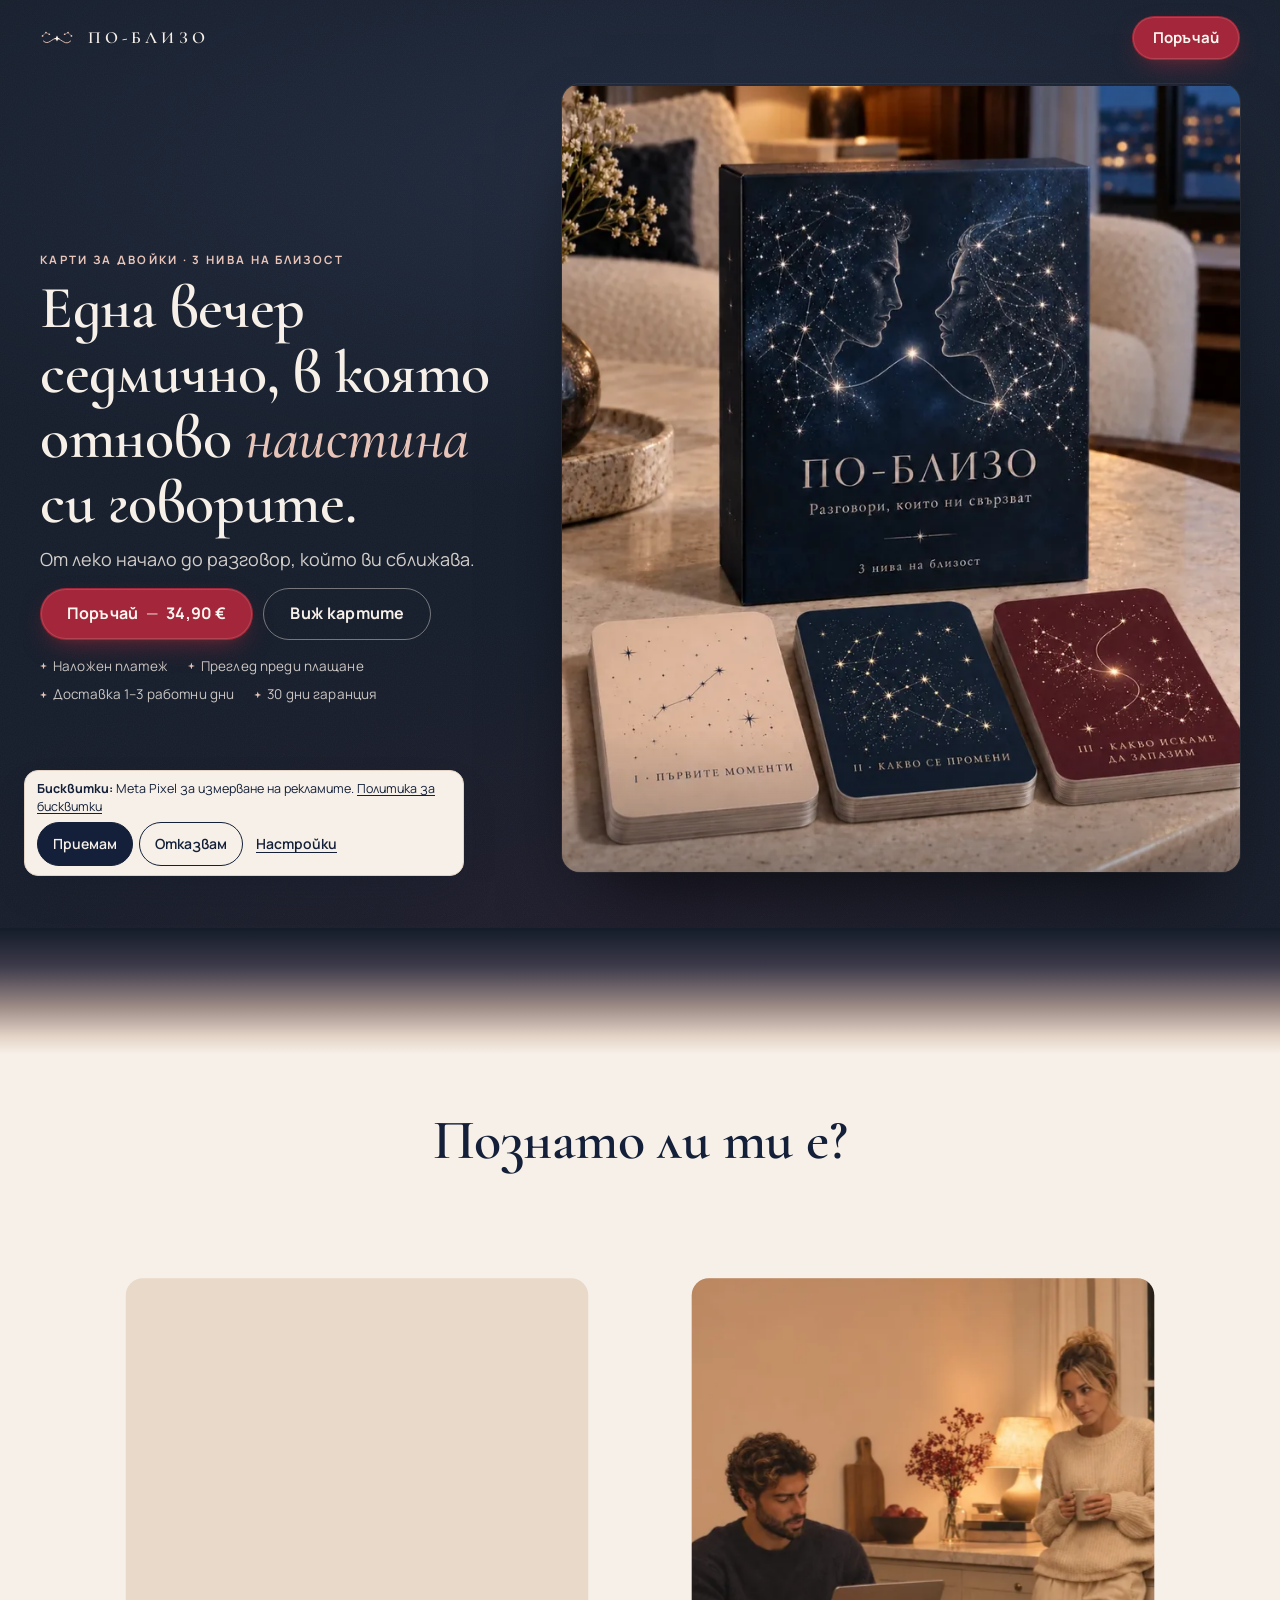
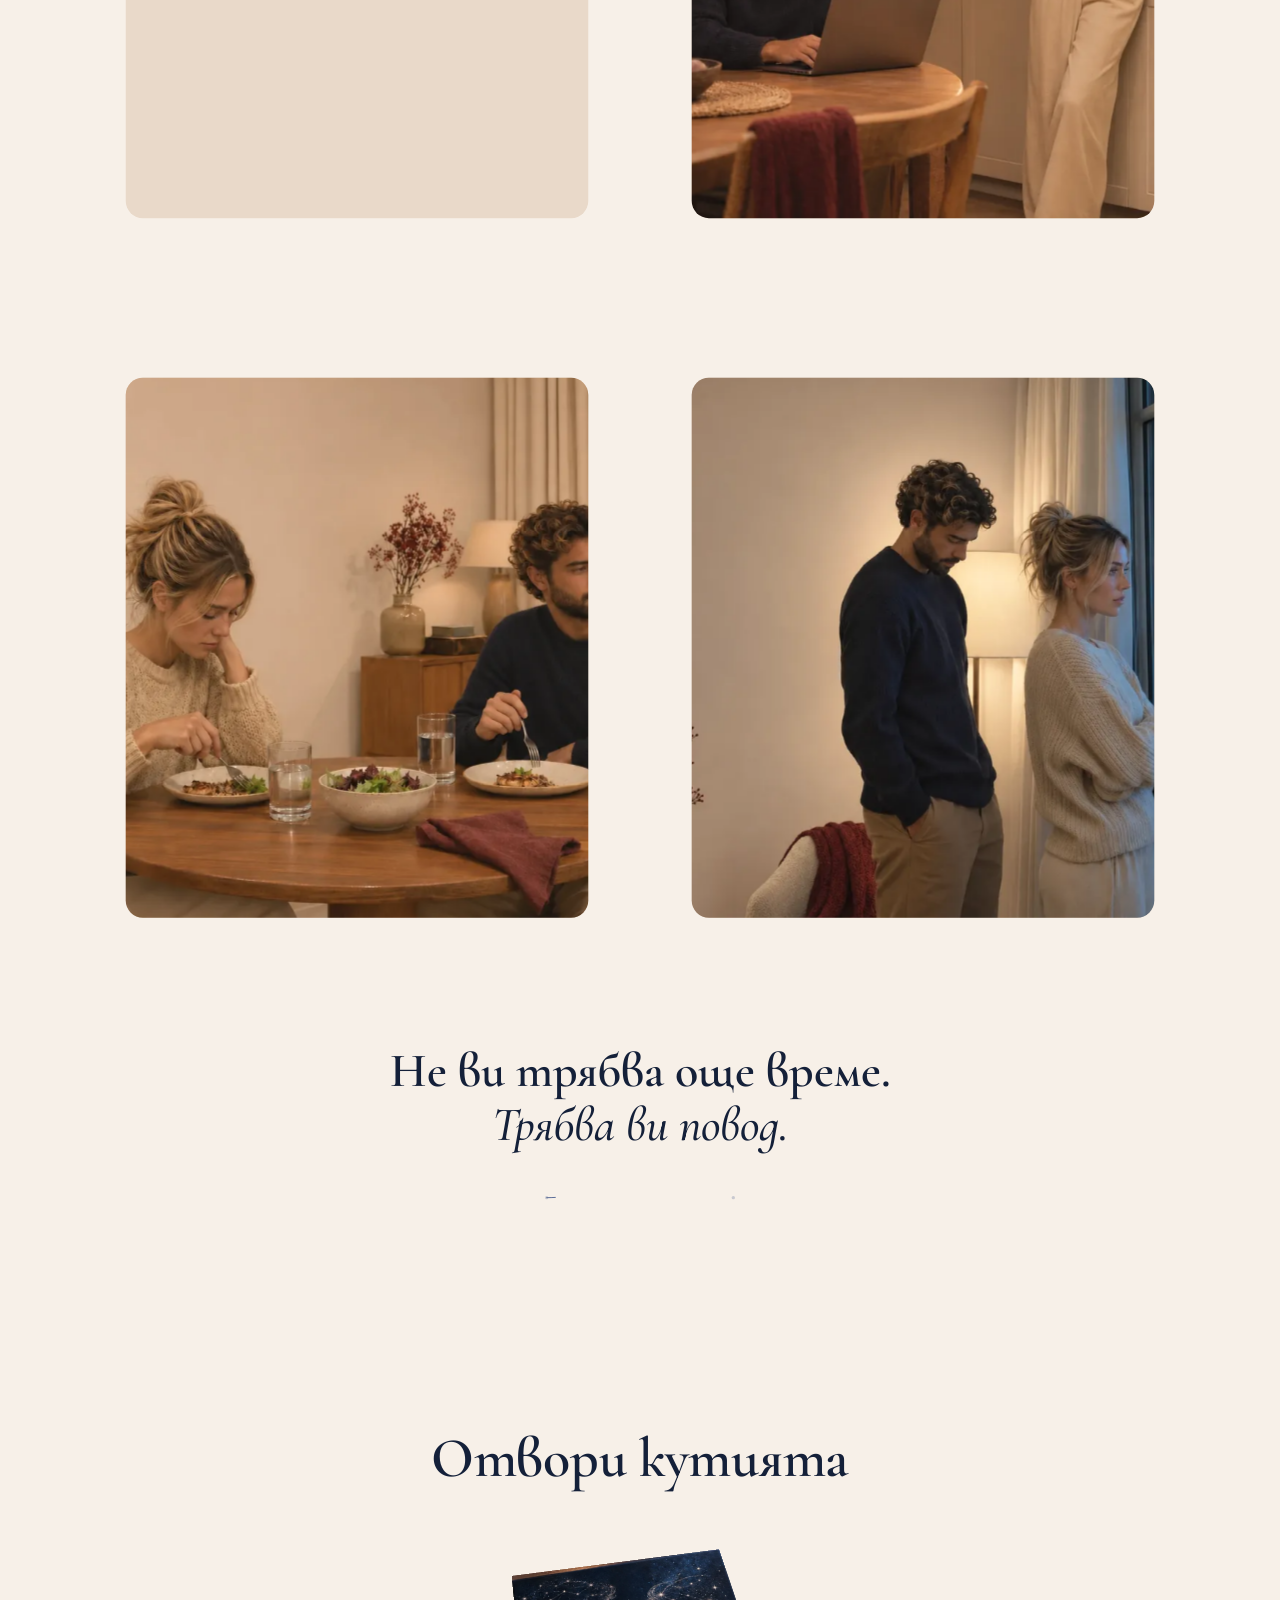
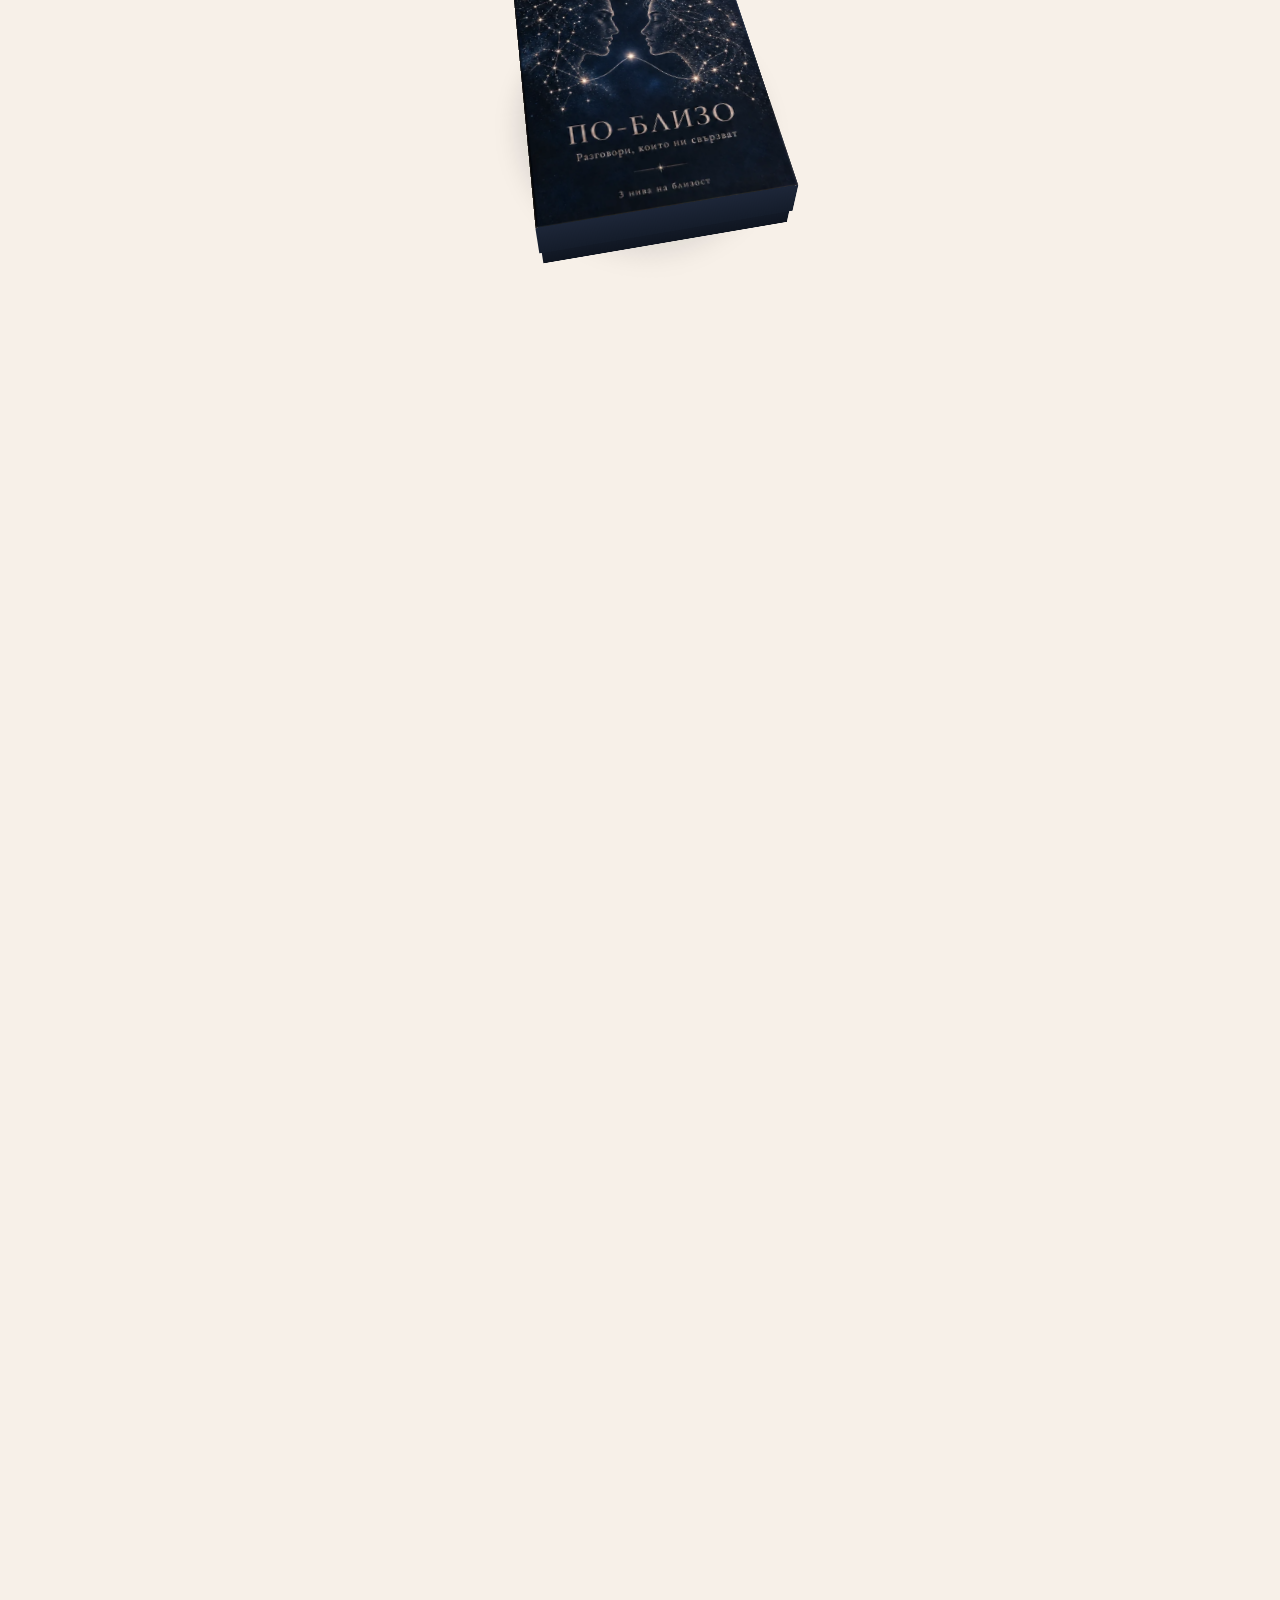
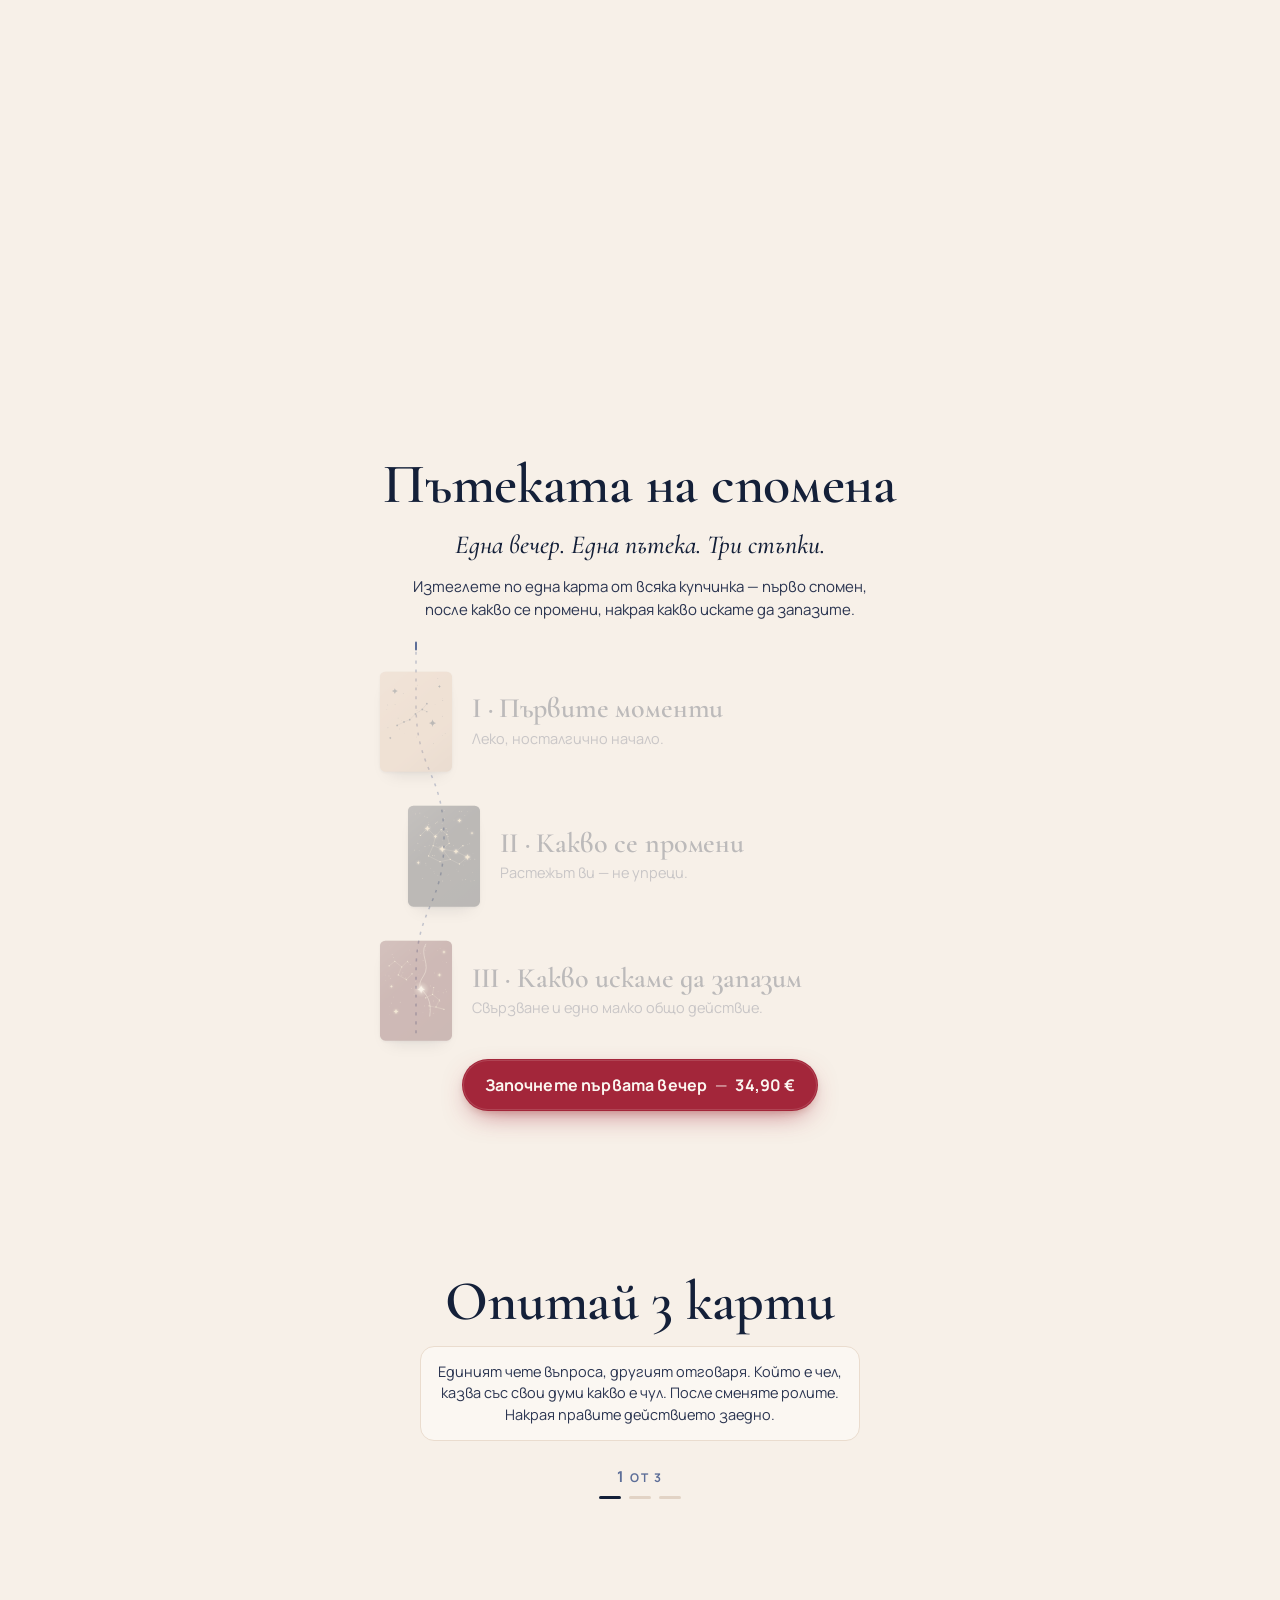
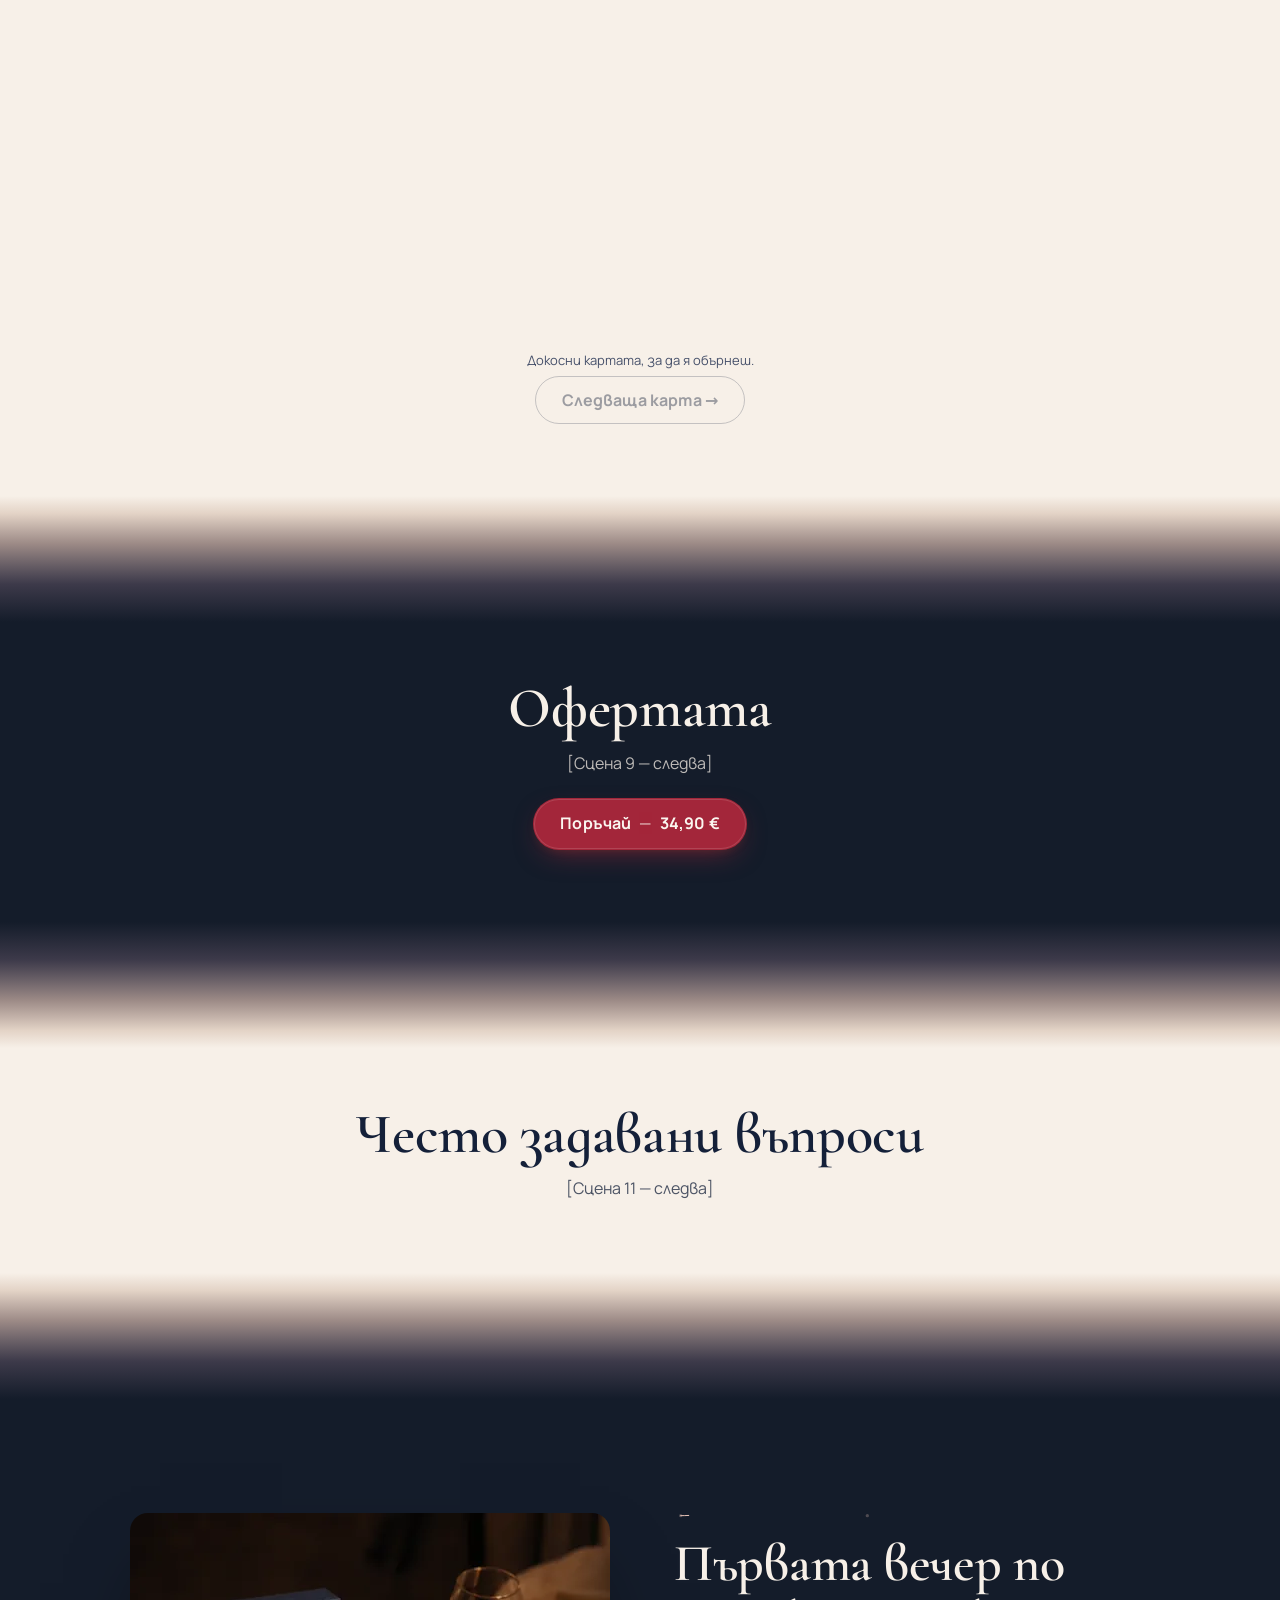
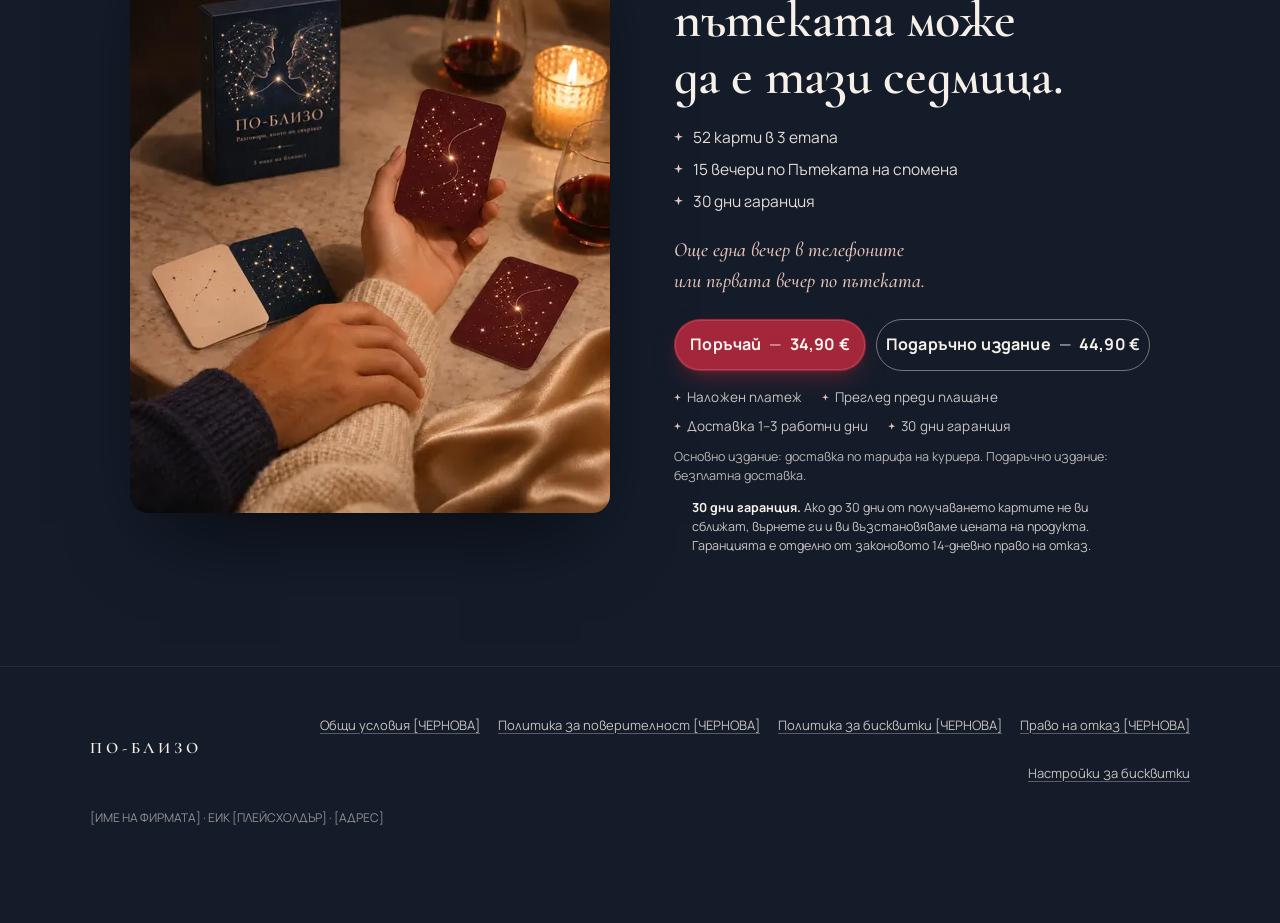
<file: po-blizo/index.html>
<!doctype html>
<html lang="bg" class="no-js">
<head>
<meta charset="utf-8">
<meta name="viewport" content="width=device-width,initial-scale=1,viewport-fit=cover">
<title>ПО-БЛИЗО — карти за двойки · 3 нива на близост</title>
<meta name="description" content="ПО-БЛИЗО е тесте от 52 карти за двойки: една вечер седмично, 3 карти по „Пътеката на спомена“ и разговор, който ви сближава. Наложен платеж с преглед.">
<meta name="theme-color" content="#141C2A">
<link rel="canonical" href="[ДОМЕЙН]/">

<meta property="og:type" content="product">
<meta property="og:locale" content="bg_BG">
<meta property="og:title" content="ПО-БЛИЗО — карти за двойки">
<meta property="og:description" content="Една вечер седмично, в която отново наистина си говорите. 52 карти · 15 вечери по пътеката.">
<meta property="og:url" content="[ДОМЕЙН]/">
<meta property="og:image" content="[ДОМЕЙН]/img/og-po-blizo.jpg">
<meta name="twitter:card" content="summary_large_image">

<link rel="preload" href="fonts/cormorant-garamond-cyrillic-600-normal.woff2" as="font" type="font/woff2" crossorigin>
<link rel="preload" href="fonts/manrope-cyrillic-wght-normal.woff2" as="font" type="font/woff2" crossorigin>
<link rel="stylesheet" href="css/styles.css">

<script>
(function(d){var c=d.documentElement;c.className=c.className.replace("no-js","js");
if(!window.matchMedia("(prefers-reduced-motion: reduce)").matches){c.classList.add("intro");
/* предпазител: ако скриптовете не се заредят, всичко се показва след 4 сек. */
setTimeout(function(){c.classList.remove("intro")},4000);}})(document);
</script>
<script defer src="js/config.js"></script>
<script defer src="js/vendor/gsap.min.js"></script>
<script defer src="js/vendor/ScrollTrigger.min.js"></script>
<script defer src="js/main.js"></script>

<script type="application/ld+json">
{
  "@context":"https://schema.org",
  "@type":"Product",
  "name":"ПО-БЛИЗО — карти за двойки",
  "description":"52 карти за двойки в 3 етапа по „Пътеката на спомена“: Първите моменти, Какво се промени, Какво искаме да запазим.",
  "brand":{"@type":"Brand","name":"ПО-БЛИЗО"},
  "image":"[ДОМЕЙН]/img/og-po-blizo.jpg",
  "offers":[
    {"@type":"Offer","name":"Основно тесте","price":"34.90","priceCurrency":"EUR","availability":"https://schema.org/InStock","url":"[ДОМЕЙН]/#oferta"},
    {"@type":"Offer","name":"Подаръчно издание","price":"44.90","priceCurrency":"EUR","availability":"https://schema.org/InStock","url":"[ДОМЕЙН]/#oferta"}
  ]
}
</script>
</head>
<body>
<a class="skip-link" href="#main">Към съдържанието</a>

<!-- Графични символи (логото, гърбът на картите, разделителят) -->
<svg width="0" height="0" style="position:absolute" aria-hidden="true" focusable="false">
  <defs>
    <radialGradient id="coreGlow">
      <stop offset="0" stop-color="#FFF3EA" stop-opacity=".95"/>
      <stop offset=".25" stop-color="#E8C4B8" stop-opacity=".45"/>
      <stop offset="1" stop-color="#E8C4B8" stop-opacity="0"/>
    </radialGradient>
    <!-- Малкото лого за хедъра -->
    <symbol id="mark-mini" viewBox="0 0 40 20">
      <polyline points="3,7 7,3 11,5" fill="none" stroke="currentColor" stroke-width=".8" stroke-opacity=".7"/>
      <polyline points="29,5 33,3 37,7" fill="none" stroke="currentColor" stroke-width=".8" stroke-opacity=".7"/>
      <circle cx="3" cy="7" r="1" fill="currentColor"/><circle cx="7" cy="3" r="1" fill="currentColor"/><circle cx="11" cy="5" r="1" fill="currentColor"/>
      <circle cx="29" cy="5" r="1" fill="currentColor"/><circle cx="33" cy="3" r="1" fill="currentColor"/><circle cx="37" cy="7" r="1" fill="currentColor"/>
      <path d="M4 13C10 19 14 9 20 10C26 11 30 19 36 13" fill="none" stroke="currentColor" stroke-width="1.1" stroke-linecap="round"/>
      <path d="M20 6.5Q20.5 9.5 23.5 10Q20.5 10.5 20 13.5Q19.5 10.5 16.5 10Q19.5 9.5 20 6.5Z" fill="#fff6ee"/>
    </symbol>
    <!-- Филтър за златно сияние -->
    <filter id="goldGlow" x="-50%" y="-50%" width="200%" height="200%">
      <feGaussianBlur stdDeviation=".7" result="b"/>
      <feMerge><feMergeNode in="b"/><feMergeNode in="SourceGraphic"/></feMerge>
    </filter>
    <radialGradient id="threadHalo"><stop offset="0" stop-color="#FFF1D6" stop-opacity=".55"/><stop offset="1" stop-color="#FFF1D6" stop-opacity="0"/></radialGradient>
    <!-- Гърбове на картите (63×88 мм): I, II, III и специалните -->
    <symbol id="cb-s1" viewBox="0 0 63 88">
<g class="cb-dots"><circle cx="6" cy="32.81" r="0.25"/><circle cx="8.3" cy="57.63" r="0.28"/><circle cx="32.39" cy="34.05" r="0.29"/><circle cx="20.36" cy="19.11" r="0.35"/><circle cx="13.17" cy="28.82" r="0.32"/><circle cx="48.16" cy="28.96" r="0.2"/><circle cx="17.1" cy="50.12" r="0.32"/><circle cx="34.28" cy="34.72" r="0.24"/><circle cx="21.7" cy="53.77" r="0.18"/><circle cx="15.85" cy="40.56" r="0.35"/><circle cx="6.69" cy="29.05" r="0.39"/><circle cx="32.63" cy="11.81" r="0.33"/><circle cx="54.91" cy="25.23" r="0.4"/><circle cx="6.95" cy="49.05" r="0.37"/><circle cx="54.41" cy="23.21" r="0.22"/><circle cx="46.78" cy="62.88" r="0.36"/><circle cx="56.99" cy="54.03" r="0.28"/><circle cx="19.01" cy="42.93" r="0.19"/><circle cx="54.55" cy="55.89" r="0.26"/><circle cx="50.59" cy="6.08" r="0.34"/><circle cx="54.51" cy="38.99" r="0.34"/><circle cx="31.98" cy="57.18" r="0.28"/></g>
<polyline class="cb-ln" points="15,47 21,44 26,42 31,37 37,33 41,28"/><polyline class="cb-ln" points="37,33 41,35"/>
<g class="cb-st"><circle cx="15" cy="47" r="0.75"/><circle cx="21" cy="44" r="0.75"/><circle cx="26" cy="42" r="0.75"/><circle cx="31" cy="37" r="0.75"/><circle cx="37" cy="33" r="0.75"/><circle cx="41" cy="28" r="0.75"/><circle cx="41" cy="35" r=".55"/></g>
<path class="cb-sp" d="M13 14.4Q13.34 16.66 15.6 17Q13.34 17.34 13 19.6Q12.66 17.34 10.4 17Q12.66 16.66 13 14.4Z"/><path class="cb-sp" d="M46 41.6Q46.44 44.56 49.4 45Q46.44 45.44 46 48.4Q45.56 45.44 42.6 45Q45.56 44.56 46 41.6Z"/><path class="cb-sp" d="M52 11.7Q52.17 12.83 53.3 13Q52.17 13.17 52 14.3Q51.83 13.17 50.7 13Q51.83 12.83 52 11.7Z"/><path class="cb-sp" d="M9 56.9Q9.14 57.86 10.1 58Q9.14 58.14 9 59.1Q8.86 58.14 7.9 58Q8.86 57.86 9 56.9Z"/>
</symbol>
<symbol id="cb-s2" viewBox="0 0 63 88">
<g class="cb-dots"><circle cx="55.02" cy="65.88" r="0.25"/><circle cx="48.62" cy="35.48" r="0.19"/><circle cx="6.63" cy="7.22" r="0.37"/><circle cx="9.99" cy="25.75" r="0.29"/><circle cx="24.72" cy="33.28" r="0.15"/><circle cx="24.85" cy="14.82" r="0.29"/><circle cx="34.29" cy="61.35" r="0.15"/><circle cx="57.87" cy="65.63" r="0.35"/><circle cx="35.08" cy="26.91" r="0.38"/><circle cx="39.53" cy="35.14" r="0.21"/><circle cx="33.31" cy="19.91" r="0.41"/><circle cx="35.31" cy="60.44" r="0.16"/><circle cx="12.76" cy="63.62" r="0.33"/><circle cx="19.85" cy="55.24" r="0.23"/><circle cx="52.34" cy="33.96" r="0.27"/><circle cx="16.72" cy="10.23" r="0.36"/><circle cx="52.03" cy="20.27" r="0.35"/><circle cx="22.71" cy="57.43" r="0.25"/><circle cx="4.05" cy="5.27" r="0.13"/><circle cx="34.65" cy="22.33" r="0.36"/><circle cx="21.43" cy="43.62" r="0.42"/><circle cx="31.11" cy="50.93" r="0.17"/><circle cx="39.95" cy="34.68" r="0.19"/><circle cx="18.57" cy="34.82" r="0.31"/><circle cx="29.25" cy="22.68" r="0.27"/><circle cx="32.02" cy="11.29" r="0.31"/><circle cx="48.9" cy="34.78" r="0.29"/><circle cx="15.76" cy="51.95" r="0.23"/><circle cx="9.74" cy="39.47" r="0.24"/><circle cx="14.85" cy="35.73" r="0.4"/><circle cx="25.66" cy="14.16" r="0.37"/><circle cx="49.86" cy="49.03" r="0.19"/><circle cx="19.54" cy="18.62" r="0.21"/><circle cx="54.51" cy="46.87" r="0.29"/><circle cx="27.23" cy="35.83" r="0.25"/><circle cx="44.82" cy="4.86" r="0.36"/><circle cx="46.99" cy="5.16" r="0.36"/><circle cx="30.74" cy="42.11" r="0.12"/><circle cx="50.46" cy="64.47" r="0.39"/><circle cx="17.66" cy="14.42" r="0.23"/><circle cx="30.15" cy="65.88" r="0.35"/><circle cx="29.82" cy="15.4" r="0.29"/><circle cx="37.24" cy="65.58" r="0.21"/><circle cx="8.66" cy="32.83" r="0.41"/><circle cx="49.79" cy="8.44" r="0.29"/><circle cx="43.84" cy="57.23" r="0.27"/><circle cx="24.02" cy="15.31" r="0.39"/><circle cx="40.23" cy="12.54" r="0.29"/><circle cx="22.91" cy="43.82" r="0.37"/><circle cx="5.5" cy="38.84" r="0.38"/><circle cx="48.44" cy="51.86" r="0.17"/><circle cx="15.55" cy="50.27" r="0.35"/><circle cx="9.31" cy="48.46" r="0.37"/><circle cx="24.81" cy="25.36" r="0.27"/><circle cx="14.73" cy="9.14" r="0.28"/><circle cx="47.46" cy="64.97" r="0.28"/><circle cx="56.46" cy="58.75" r="0.23"/><circle cx="53.84" cy="33.33" r="0.32"/><circle cx="42.31" cy="55.89" r="0.16"/><circle cx="52.02" cy="5.04" r="0.22"/><circle cx="58.47" cy="46.76" r="0.4"/><circle cx="46.89" cy="4.41" r="0.12"/><circle cx="31.88" cy="4.04" r="0.27"/><circle cx="36.72" cy="35.46" r="0.27"/><circle cx="18.18" cy="16.44" r="0.36"/><circle cx="10.37" cy="6.48" r="0.39"/><circle cx="26.22" cy="61.37" r="0.23"/><circle cx="23.2" cy="59.28" r="0.2"/><circle cx="30.06" cy="30.23" r="0.21"/><circle cx="56.87" cy="42.06" r="0.16"/></g>
<polyline class="cb-ln" points="11,26 17,20 24,27 29,21 34,25"/><polyline class="cb-ln" points="24,27 22,35 30,38 36,33 34,25"/><polyline class="cb-ln" points="30,38 42,40 48,35"/><polyline class="cb-ln" points="42,40 52,45 45,51 37,47 30,38"/><polyline class="cb-ln" points="37,47 28,49 18,44 22,35"/>
<g class="cb-st"><circle cx="11" cy="26" r="0.55"/><circle cx="17" cy="20" r="0.55"/><circle cx="24" cy="27" r="0.55"/><circle cx="29" cy="21" r="0.55"/><circle cx="34" cy="25" r="0.55"/><circle cx="22" cy="35" r="0.55"/><circle cx="30" cy="38" r="0.55"/><circle cx="36" cy="33" r="0.55"/><circle cx="42" cy="40" r="0.55"/><circle cx="48" cy="35" r="0.55"/><circle cx="52" cy="45" r="0.55"/><circle cx="45" cy="51" r="0.55"/><circle cx="37" cy="47" r="0.55"/><circle cx="28" cy="49" r="0.55"/><circle cx="18" cy="44" r="0.55"/></g>
<g class="cb-glow"><path class="cb-sp" d="M17 17.6Q17.31 19.69 19.4 20Q17.31 20.31 17 22.4Q16.69 20.31 14.6 20Q16.69 19.69 17 17.6Z"/><path class="cb-sp" d="M30 35.2Q30.36 37.64 32.8 38Q30.36 38.36 30 40.8Q29.64 38.36 27.2 38Q29.64 37.64 30 35.2Z"/><path class="cb-sp" d="M42 37.8Q42.29 39.71 44.2 40Q42.29 40.29 42 42.2Q41.71 40.29 39.8 40Q41.71 39.71 42 37.8Z"/><path class="cb-sp" d="M52 42.4Q52.34 44.66 54.6 45Q52.34 45.34 52 47.6Q51.66 45.34 49.4 45Q51.66 44.66 52 42.4Z"/><path class="cb-sp" d="M24 25.4Q24.21 26.79 25.6 27Q24.21 27.21 24 28.6Q23.79 27.21 22.4 27Q23.79 26.79 24 25.4Z"/><path class="cb-sp" d="M45 11.2Q45.23 12.77 46.8 13Q45.23 13.23 45 14.8Q44.77 13.23 43.2 13Q44.77 12.77 45 11.2Z"/><path class="cb-sp" d="M9 48.6Q9.18 49.82 10.4 50Q9.18 50.18 9 51.4Q8.82 50.18 7.6 50Q8.82 49.82 9 48.6Z"/><path class="cb-sp" d="M56 22.7Q56.17 23.83 57.3 24Q56.17 24.17 56 25.3Q55.83 24.17 54.7 24Q55.83 23.83 56 22.7Z"/></g>
</symbol>
<symbol id="cb-s3" viewBox="0 0 63 88">
<g class="cb-dots"><circle cx="34" cy="42.6" r="0.3"/><circle cx="9.7" cy="12.29" r="0.15"/><circle cx="10.05" cy="54.57" r="0.31"/><circle cx="4.93" cy="35.06" r="0.23"/><circle cx="37.61" cy="62.63" r="0.15"/><circle cx="44.43" cy="57.77" r="0.35"/><circle cx="35.33" cy="11.32" r="0.24"/><circle cx="58" cy="44.68" r="0.33"/><circle cx="40.23" cy="21.51" r="0.22"/><circle cx="57.23" cy="42.49" r="0.28"/><circle cx="31.34" cy="35.41" r="0.32"/><circle cx="20.05" cy="28.07" r="0.34"/><circle cx="9.12" cy="33.01" r="0.3"/><circle cx="44.31" cy="39.56" r="0.34"/><circle cx="22.62" cy="32.67" r="0.38"/><circle cx="10.89" cy="12" r="0.25"/><circle cx="30.88" cy="54.47" r="0.24"/><circle cx="29.81" cy="47.33" r="0.33"/><circle cx="50.6" cy="8.49" r="0.21"/><circle cx="54.35" cy="18.56" r="0.19"/><circle cx="7.97" cy="57.38" r="0.14"/><circle cx="47.62" cy="28.16" r="0.24"/><circle cx="39.93" cy="4.91" r="0.38"/><circle cx="25.58" cy="8.2" r="0.22"/><circle cx="33.54" cy="8.02" r="0.31"/><circle cx="19.12" cy="30.05" r="0.31"/><circle cx="50.83" cy="44.57" r="0.22"/><circle cx="47.01" cy="63.45" r="0.33"/><circle cx="10.69" cy="14.2" r="0.12"/><circle cx="8" cy="4.47" r="0.15"/><circle cx="55.3" cy="45.6" r="0.32"/><circle cx="19.61" cy="43.32" r="0.12"/><circle cx="58.35" cy="19.06" r="0.34"/><circle cx="46.7" cy="52.74" r="0.34"/><circle cx="26.36" cy="20.67" r="0.37"/><circle cx="39.89" cy="8.63" r="0.2"/><circle cx="52.56" cy="6.9" r="0.25"/><circle cx="52.35" cy="53.22" r="0.38"/><circle cx="37.71" cy="17.24" r="0.34"/><circle cx="7.84" cy="30.82" r="0.32"/><circle cx="44.44" cy="65.02" r="0.2"/><circle cx="24.57" cy="19.09" r="0.37"/><circle cx="17.73" cy="53.76" r="0.38"/><circle cx="8.57" cy="64.47" r="0.15"/><circle cx="34.09" cy="29.54" r="0.15"/><circle cx="11.8" cy="49.29" r="0.27"/><circle cx="27.51" cy="41.7" r="0.34"/><circle cx="45.97" cy="63.61" r="0.19"/><circle cx="34.61" cy="19.86" r="0.13"/><circle cx="43.59" cy="60.51" r="0.3"/><circle cx="12" cy="14.57" r="0.3"/><circle cx="23.55" cy="34.55" r="0.3"/><circle cx="38.77" cy="57.05" r="0.39"/><circle cx="5" cy="29.92" r="0.21"/><circle cx="12.42" cy="27.94" r="0.21"/></g>
<polyline class="cb-ln" points="8,22 13,18 19,23 16,30 23,34 28,29"/><polyline class="cb-ln" points="19,23 24,18"/><polyline class="cb-ln" points="40,50 46,47 52,52 49,58 56,60 43,57"/><polyline class="cb-ln" points="46,47 47,41"/>
<g class="cb-st"><circle cx="8" cy="22" r="0.55"/><circle cx="13" cy="18" r="0.55"/><circle cx="19" cy="23" r="0.55"/><circle cx="16" cy="30" r="0.55"/><circle cx="23" cy="34" r="0.55"/><circle cx="28" cy="29" r="0.55"/><circle cx="40" cy="50" r="0.55"/><circle cx="46" cy="47" r="0.55"/><circle cx="52" cy="52" r="0.55"/><circle cx="49" cy="58" r="0.55"/><circle cx="56" cy="60" r="0.55"/><circle cx="43" cy="57" r="0.55"/><circle cx="24" cy="18" r=".45"/><circle cx="47" cy="41" r=".45"/></g>
<path class="cb-thread" d="M40 3C34 12 45 21 38 31C34.5 36 34 40 36 42.5C39.5 46 46 52 43.5 66"/>
<circle class="cb-halo" cx="36" cy="42.5" r="7"/>
<g class="cb-glow"><path class="cb-sp cb-core" d="M36 38.9Q36.47 42.03 39.6 42.5Q36.47 42.97 36 46.1Q35.53 42.97 32.4 42.5Q35.53 42.03 36 38.9Z"/><path class="cb-sp" d="M14 59.8Q14.29 61.71 16.2 62Q14.29 62.29 14 64.2Q13.71 62.29 11.8 62Q13.71 61.71 14 59.8Z"/><path class="cb-sp" d="M52 28.4Q52.21 29.79 53.6 30Q52.21 30.21 52 31.6Q51.79 30.21 50.4 30Q51.79 29.79 52 28.4Z"/><path class="cb-sp" d="M10 38.8Q10.16 39.84 11.2 40Q10.16 40.16 10 41.2Q9.84 40.16 8.8 40Q9.84 39.84 10 38.8Z"/><path class="cb-sp" d="M56 8.6Q56.18 9.82 57.4 10Q56.18 10.18 56 11.4Q55.82 10.18 54.6 10Q55.82 9.82 56 8.6Z"/></g>
</symbol>
<symbol id="cb-sp" viewBox="0 0 63 88">
<rect class="cb-frame" x="4" y="4" width="55" height="80" rx="3"/>
<rect class="cb-frame cb-frame--thin" x="6" y="6" width="51" height="76" rx="2.2"/>
<path class="cb-thread" d="M17 40C23 40 27 32 31.5 32C36 32 40 40 46 40"/>
<g class="cb-st"><circle cx="17" cy="40" r=".7"/><circle cx="46" cy="40" r=".7"/></g>
<path class="cb-sp" d="M31.5 29Q31.89 31.61 34.5 32Q31.89 32.39 31.5 35Q31.11 32.39 28.5 32Q31.11 31.61 31.5 29Z"/><path class="cb-sp" d="M11 9.7Q11.17 10.83 12.3 11Q11.17 11.17 11 12.3Q10.83 11.17 9.7 11Q10.83 10.83 11 9.7Z"/><path class="cb-sp" d="M52 9.7Q52.17 10.83 53.3 11Q52.17 11.17 52 12.3Q51.83 11.17 50.7 11Q51.83 10.83 52 9.7Z"/>
</symbol>
    <!-- Разделител: линия със звезда -->
    <symbol id="rule" viewBox="0 0 100 10">
      <path d="M0 5H43M57 5H100" stroke="currentColor" stroke-width=".6"/>
      <path d="M50 1Q50.5 4.5 54 5Q50.5 5.5 50 9Q49.5 5.5 46 5Q49.5 4.5 50 1Z" fill="currentColor"/>
    </symbol>
  </defs>
</svg>

<header class="site-header">
  <a class="brand" href="#main" aria-label="ПО-БЛИЗО — към началото">
    <svg class="brand-mark" viewBox="0 0 40 20" aria-hidden="true"><use href="#mark-mini"/></svg>
    <span class="brand-word">ПО-БЛИЗО</span>
  </a>
  <a class="btn btn--primary btn--sm hdr-cta" href="#oferta" data-checkout="basic">Поръчай</a>
</header>

<main id="main">

  <!-- ============ 1 · HERO ============ -->
  <section class="hero" id="nachalo" data-theme="dark" aria-labelledby="hero-title">
    <div class="hero-inner">

      <div class="hero-visual">
        <img class="hero-photo"
             src="img/box-hero-800.webp"
             srcset="img/box-hero-480.webp 480w, img/box-hero-800.webp 800w, img/box-hero-1122.webp 1122w"
             sizes="(min-width: 900px) 44vw, 100vw"
             width="1122" height="1402" fetchpriority="high" decoding="async"
             alt="Кутията ПО-БЛИЗО с два профила от съзвездия, свързани със светла нишка, и трите тестета карти — I · Първите моменти, II · Какво се промени, III · Какво искаме да запазим — на мраморна маса във вечерна светлина">
        <!-- анимираното начало: нощта, в която съзвездията се свързват и „кацат“ върху кутията -->
        <div class="hero-night" aria-hidden="true">
          <svg class="hero-sky" viewBox="0 14 360 196"><g class="field"><circle class="fs" cx="8" cy="190.2" r="0.76"/><circle class="fs" cx="121.3" cy="156.4" r="0.99"/><circle class="fs" cx="243.5" cy="133.2" r="0.72"/><circle class="fs" cx="26.5" cy="142.8" r="0.92"/><circle class="fs" cx="184.5" cy="190.6" r="1.12"/><circle class="fs" cx="229.5" cy="121.5" r="1.32"/><circle class="fs" cx="136.1" cy="73.1" r="0.8"/><circle class="fs" cx="153" cy="44.6" r="1.32"/><circle class="fs" cx="26.9" cy="79.1" r="0.81"/><circle class="fs" cx="190.9" cy="128.8" r="0.71"/><circle class="fs" cx="319.8" cy="97.6" r="1.07"/><circle class="fs" cx="60.8" cy="21.6" r="0.7"/><circle class="fs" cx="212" cy="33.6" r="1.3"/><circle class="fs" cx="314.4" cy="183" r="1.19"/><circle class="fs" cx="102.7" cy="8.1" r="0.72"/><circle class="fs" cx="34.2" cy="6.3" r="1.06"/><circle class="fs" cx="244.5" cy="53.6" r="0.71"/><circle class="fs" cx="176.3" cy="6.6" r="1.32"/><circle class="fs" cx="317.6" cy="43.6" r="1.01"/><circle class="fs" cx="179.4" cy="12.5" r="0.6"/><circle class="fs" cx="315.2" cy="13.4" r="1.29"/><circle class="fs" cx="304.3" cy="204.5" r="1.36"/><circle class="fs" cx="88.8" cy="87" r="1"/><circle class="fs" cx="76.3" cy="68.3" r="1.39"/><circle class="fs" cx="225.5" cy="180.4" r="0.68"/><circle class="fs" cx="199.7" cy="160.3" r="1.35"/><circle class="fs" cx="173.8" cy="43.4" r="0.9"/><circle class="fs" cx="201.2" cy="107.3" r="1.18"/><circle class="fs" cx="273.9" cy="170.6" r="1.32"/><circle class="fs" cx="242.2" cy="197.8" r="0.52"/><circle class="fs" cx="317" cy="13.4" r="0.62"/><circle class="fs" cx="35.6" cy="27.6" r="0.58"/><circle class="fs" cx="11.3" cy="127" r="1.35"/><circle class="fs" cx="349.9" cy="90.5" r="1.11"/><path class="sp" d="M36 25Q36.6 29.4 41 30Q36.6 30.6 36 35Q35.4 30.6 31 30Q35.4 29.4 36 25Z"/><path class="sp" d="M338 146Q338.48 149.52 342 150Q338.48 150.48 338 154Q337.52 150.48 334 150Q337.52 149.52 338 146Z"/><path class="sp" d="M18 156.5Q18.42 159.58 21.5 160Q18.42 160.42 18 163.5Q17.58 160.42 14.5 160Q17.58 159.58 18 156.5Z"/><path class="sp" d="M300 13Q300.36 15.64 303 16Q300.36 16.36 300 19Q299.64 16.36 297 16Q299.64 15.64 300 13Z"/></g><g class="sky-l"><g class="lns"><polyline class="ln" pathLength="1" points="64,40 92,26 122,34 138,56 141,74 139,82 143,88 154,102 145,108 149,115 144,120 148,126 143,138 127,147 122,162 120,186"/></g><g class="sts"><circle class="st" cx="64" cy="40" r="1.35"/><circle class="st st--b" cx="92" cy="26" r="2.1"/><circle class="st" cx="122" cy="34" r="1.35"/><circle class="st" cx="138" cy="56" r="1.35"/><circle class="st" cx="141" cy="74" r="1.35"/><circle class="st" cx="139" cy="82" r="1.35"/><circle class="st" cx="143" cy="88" r="1.35"/><circle class="st st--b" cx="154" cy="102" r="2.1"/><circle class="st" cx="145" cy="108" r="1.35"/><circle class="st" cx="149" cy="115" r="1.35"/><circle class="st" cx="144" cy="120" r="1.35"/><circle class="st" cx="148" cy="126" r="1.35"/><circle class="st" cx="143" cy="138" r="1.35"/><circle class="st" cx="127" cy="147" r="1.35"/><circle class="st" cx="122" cy="162" r="1.35"/><circle class="st" cx="120" cy="186" r="1.35"/><circle class="st" cx="54" cy="66" r="1.35"/><circle class="st" cx="58" cy="96" r="1.35"/><circle class="st" cx="70" cy="120" r="1.35"/><circle class="st" cx="84" cy="140" r="1.35"/><circle class="st" cx="82" cy="186" r="1.35"/><circle class="st" cx="90" cy="96" r="1.35"/><circle class="st" cx="120" cy="100" r="1.35"/><circle class="st st--b" cx="128" cy="82" r="2.1"/><circle class="st" cx="104" cy="132" r="1.35"/></g></g><g class="sky-r"><g class="lns"><polyline class="ln" pathLength="1" points="268,24 240,32 223,54 219,72 221,82 217,89 208,101 215,107 212,114 216,119 212,125 217,136 232,146 238,162 240,186"/><polyline class="ln" pathLength="1" points="268,24 296,36 312,58 318,88 326,118 320,148 332,176 322,204"/><polyline class="ln" pathLength="1" points="300,70 306,110 298,150 306,192"/></g><g class="sts"><circle class="st" cx="268" cy="24" r="1.35"/><circle class="st" cx="240" cy="32" r="1.35"/><circle class="st" cx="223" cy="54" r="1.35"/><circle class="st" cx="219" cy="72" r="1.35"/><circle class="st" cx="221" cy="82" r="1.35"/><circle class="st" cx="217" cy="89" r="1.35"/><circle class="st st--b" cx="208" cy="101" r="2.1"/><circle class="st" cx="215" cy="107" r="1.35"/><circle class="st" cx="212" cy="114" r="1.35"/><circle class="st" cx="216" cy="119" r="1.35"/><circle class="st" cx="212" cy="125" r="1.35"/><circle class="st" cx="217" cy="136" r="1.35"/><circle class="st" cx="232" cy="146" r="1.35"/><circle class="st" cx="238" cy="162" r="1.35"/><circle class="st" cx="240" cy="186" r="1.35"/><circle class="st" cx="296" cy="36" r="1.35"/><circle class="st st--b" cx="312" cy="58" r="2.1"/><circle class="st" cx="318" cy="88" r="1.35"/><circle class="st st--b" cx="326" cy="118" r="2.1"/><circle class="st" cx="320" cy="148" r="1.35"/><circle class="st" cx="332" cy="176" r="1.35"/><circle class="st" cx="322" cy="204" r="1.35"/><circle class="st" cx="300" cy="70" r="1.35"/><circle class="st" cx="306" cy="110" r="1.35"/><circle class="st" cx="298" cy="150" r="1.35"/><circle class="st" cx="306" cy="192" r="1.35"/><circle class="st st--b" cx="232" cy="82" r="2.1"/><circle class="st" cx="242" cy="100" r="1.35"/><circle class="st" cx="270" cy="96" r="1.35"/></g></g><path class="thread" pathLength="1" d="M126 170C150 170 164 140 180 140C196 140 212 176 238 178"/><g class="core"><circle class="glow" cx="180" cy="140" r="22"/><path class="sp core-sp" d="M180 131Q181.08 138.92 189 140Q181.08 141.08 180 149Q178.92 141.08 171 140Q178.92 138.92 180 131Z"/><circle class="core-dot" cx="180" cy="140" r="2.6"/></g><circle class="st st--b" cx="126" cy="170" r="2.1"/><circle class="st st--b" cx="238" cy="178" r="2.1"/></svg>
        </div>
      </div>

      <div class="hero-copy">
        <p class="eyebrow">Карти за двойки · 3 нива на близост</p>
        <h1 id="hero-title">Една вечер седмично, в която отново <em>наистина</em> си говорите.</h1>
        <p class="hero-sub">От леко начало до разговор, който ви сближава.</p>
        <div class="hero-ctas">
          <a class="btn btn--primary" href="#oferta" data-checkout="basic">Поръчай <span class="price-sep">—</span> 34,90&nbsp;€</a>
          <a class="btn btn--ghost" href="#opitai">Виж картите</a>
        </div>
        <ul class="trust" aria-label="Плащане, доставка и гаранция">
          <li>Наложен платеж</li>
          <li>Преглед преди плащане</li>
          <li>Доставка 1–3 работни дни</li>
          <li>30 дни гаранция</li>
        </ul>
      </div>

    </div>
  </section>

  <!-- Временни секции: показват ритъма светло/тъмно. Съдържанието идва в следващите стъпки. -->
  <!-- ============ 2 · „Познато ли ти е?“ ============ -->
  <section class="sec pains" id="poznato" data-theme="light" aria-labelledby="poznato-title">
    <h2 class="sec-title" id="poznato-title">Познато ли ти е?</h2>
    <ol class="pain-list">
      <li class="pain">
        <figure class="pain-fig">
          <div class="pain-media"><img class="pain-img" src="img/scene-1-sofa-800.webp" srcset="img/scene-1-sofa-480.webp 480w, img/scene-1-sofa-800.webp 800w, img/scene-1-sofa-1122.webp 1122w" sizes="(min-width: 900px) 540px, 100vw" width="1122" height="1402" loading="lazy" decoding="async" alt="Жена и мъж седят в двата края на светъл диван вечер и всеки гледа в своя телефон"></div>
          <figcaption class="pain-cap">
            <span class="pain-n" aria-hidden="true">01</span>
            <h3 class="pain-title">Вечерта е в телефоните.</h3>
            <p class="pain-text">Седите заедно, но всеки е в своя екран.</p>
          </figcaption>
        </figure>
      </li>
      <li class="pain">
        <figure class="pain-fig">
          <div class="pain-media"><img class="pain-img" src="img/scene-2-kitchen-800.webp" srcset="img/scene-2-kitchen-480.webp 480w, img/scene-2-kitchen-800.webp 800w, img/scene-2-kitchen-1122.webp 1122w" sizes="(min-width: 900px) 540px, 100vw" width="1122" height="1402" loading="lazy" decoding="async" alt="Мъж работи на лаптоп на кухненската маса, а жена стои до плота с чаша в ръка и го гледа"></div>
          <figcaption class="pain-cap">
            <span class="pain-n" aria-hidden="true">02</span>
            <h3 class="pain-title">„Как мина денят?“ — „Добре.“</h3>
            <p class="pain-text">И разговорът свършва дотук.</p>
          </figcaption>
        </figure>
      </li>
      <li class="pain">
        <figure class="pain-fig">
          <div class="pain-media"><img class="pain-img" src="img/scene-3-dinner-800.webp" srcset="img/scene-3-dinner-480.webp 480w, img/scene-3-dinner-800.webp 800w, img/scene-3-dinner-1050.webp 1050w" sizes="(min-width: 900px) 540px, 100vw" width="1050" height="1312" loading="lazy" decoding="async" alt="Жена и мъж вечерят мълчаливо на кръгла дървена маса — тя гледа в чинията, той гледа встрани"></div>
          <figcaption class="pain-cap">
            <span class="pain-n" aria-hidden="true">03</span>
            <h3 class="pain-title">Вечеря в тишина.</h3>
            <p class="pain-text">На една маса, но всеки е в мислите си.</p>
          </figcaption>
        </figure>
      </li>
      <li class="pain">
        <figure class="pain-fig">
          <div class="pain-media"><img class="pain-img" src="img/scene-4-window-800.webp" srcset="img/scene-4-window-480.webp 480w, img/scene-4-window-800.webp 800w, img/scene-4-window-1122.webp 1122w" sizes="(min-width: 900px) 540px, 100vw" width="1122" height="1402" loading="lazy" decoding="async" alt="Мъж и жена стоят един до друг до прозореца с нощния град, но гледат в различни посоки"></div>
          <figcaption class="pain-cap">
            <span class="pain-n" aria-hidden="true">04</span>
            <h3 class="pain-title">Един до друг, но далеч.</h3>
            <p class="pain-text">Кога за последно говорихте за мечти?</p>
          </figcaption>
        </figure>
      </li>
    </ol>
    <div class="pain-close">
      <p>Не ви трябва още време.<br><em>Трябва ви повод.</em></p>
      <svg class="close-thread" viewBox="0 0 240 40" aria-hidden="true">
        <path class="ct-line" pathLength="1" d="M8 32C60 32 92 10 120 10C148 10 180 32 232 32"/>
        <circle class="ct-dot" cx="8" cy="32" r="2"/><circle class="ct-dot" cx="232" cy="32" r="2"/>
        <path class="ct-star" d="M120 3Q121 9 127 10Q121 11 120 17Q119 11 113 10Q119 9 120 3Z"/>
      </svg>
    </div>
  </section>

  <!-- ============ 3 · „Отвори кутията“ ============ -->
  <section class="sec unbox" id="kutiyata" data-theme="light" aria-labelledby="kutiyata-title">
    <div class="unbox-pin">
      <h2 class="sec-title" id="kutiyata-title">Отвори кутията</h2>
      <div class="unbox-stage">
        <div class="piles">
          <div class="pile">
            <div class="pile-cards"><div class="fly" style="--dx:-3px;--dy:4px;--r:-3deg"><div class="pb-card pb-card--s1"><svg viewBox="0 0 63 88"><use href="#cb-s1"/></svg></div></div><div class="fly" style="--dx:3px;--dy:2px;--r:2deg"><div class="pb-card pb-card--s1"><svg viewBox="0 0 63 88"><use href="#cb-s1"/></svg></div></div><div class="fly" style="--dx:-1px;--dy:-1px;--r:-1deg"><div class="pb-card pb-card--s1"><svg viewBox="0 0 63 88"><use href="#cb-s1"/></svg></div></div><div class="fly" style="--dx:0px;--dy:-4px;--r:0.5deg"><div class="pb-card pb-card--s1"><svg viewBox="0 0 63 88"><use href="#cb-s1"/></svg></div></div></div>
            <p class="pile-lbl">I · Първите моменти</p>
          </div>
          <div class="pile">
            <div class="pile-cards"><div class="unbox-box" aria-hidden="true"><div class="box-stage"><div class="box3d"><div class="box-shadow"></div>
              <div class="cuboid base"><div class="face f-back"></div><div class="face f-left"></div><div class="face f-right"></div><div class="face f-front"></div>
                <div class="face f-top"><div class="pb-card pb-card--s1"><svg viewBox="0 0 63 88"><use href="#cb-s1"/></svg></div></div></div>
              <div class="cuboid lid"><div class="face f-back"></div><div class="face f-left"></div><div class="face f-right"></div><div class="face f-front"></div><div class="face f-top"></div></div>
            </div></div></div><div class="fly" style="--dx:-3px;--dy:4px;--r:-3deg"><div class="pb-card pb-card--s2"><svg viewBox="0 0 63 88"><use href="#cb-s2"/></svg></div></div><div class="fly" style="--dx:3px;--dy:2px;--r:2deg"><div class="pb-card pb-card--s2"><svg viewBox="0 0 63 88"><use href="#cb-s2"/></svg></div></div><div class="fly" style="--dx:-1px;--dy:-1px;--r:-1deg"><div class="pb-card pb-card--s2"><svg viewBox="0 0 63 88"><use href="#cb-s2"/></svg></div></div><div class="fly" style="--dx:0px;--dy:-4px;--r:0.5deg"><div class="pb-card pb-card--s2"><svg viewBox="0 0 63 88"><use href="#cb-s2"/></svg></div></div></div>
            <p class="pile-lbl">II · Какво се промени</p>
          </div>
          <div class="pile">
            <div class="pile-cards"><div class="fly" style="--dx:-3px;--dy:4px;--r:-3deg"><div class="pb-card pb-card--s3"><svg viewBox="0 0 63 88"><use href="#cb-s3"/></svg></div></div><div class="fly" style="--dx:3px;--dy:2px;--r:2deg"><div class="pb-card pb-card--s3"><svg viewBox="0 0 63 88"><use href="#cb-s3"/></svg></div></div><div class="fly" style="--dx:-1px;--dy:-1px;--r:-1deg"><div class="pb-card pb-card--s3"><svg viewBox="0 0 63 88"><use href="#cb-s3"/></svg></div></div><div class="fly" style="--dx:0px;--dy:-4px;--r:0.5deg"><div class="pb-card pb-card--s3"><svg viewBox="0 0 63 88"><use href="#cb-s3"/></svg></div></div></div>
            <p class="pile-lbl">III · Какво искаме да запазим</p>
          </div>
        </div>
      </div>
      <div class="unbox-sum">
        <p class="us-big">52 карти · 15 вечери</p>
        <p class="us-small">Плюс 7 специални карти: карти-спомен за писане, „Пропускам“ и ритуал за начало на вечерта.</p>
        <a class="btn btn--outline" href="#opitai">Виж картите</a>
      </div>
    </div>
  </section>

  <!-- ============ 4 · „Пътеката на спомена“ ============ -->
  <section class="sec pateka" id="pateka" data-theme="light" aria-labelledby="pateka-title">
    <div class="pateka-head">
      <h2 class="sec-title" id="pateka-title">Пътеката на спомена</h2>
      <p class="pateka-sub">Една вечер. Една пътека. Три стъпки.</p>
      <p class="pateka-lead">Изтеглете по една карта от всяка купчинка — първо спомен, после какво се промени, накрая какво искате да запазите.</p>
    </div>
    <div class="path">
      <svg class="path-svg" aria-hidden="true" preserveAspectRatio="none"><path class="path-future"/><path class="path-thread" pathLength="1"/></svg>
      <ol class="stops">
        <li class="stop">
          <div class="stop-card pb-card pb-card--s1" aria-hidden="true"><svg viewBox="0 0 63 88"><use href="#cb-s1"/></svg></div>
          <div class="stop-text">
            <h3 class="sp-t">I · Първите моменти</h3>
            <p class="sp-d">Леко, носталгично начало.</p>
          </div>
        </li>
        <li class="stop">
          <div class="stop-card pb-card pb-card--s2" aria-hidden="true"><svg viewBox="0 0 63 88"><use href="#cb-s2"/></svg></div>
          <div class="stop-text">
            <h3 class="sp-t">II · Какво се промени</h3>
            <p class="sp-d">Растежът ви — не упреци.</p>
          </div>
        </li>
        <li class="stop">
          <div class="stop-card pb-card pb-card--s3" aria-hidden="true"><svg viewBox="0 0 63 88"><use href="#cb-s3"/></svg></div>
          <div class="stop-text">
            <h3 class="sp-t">III · Какво искаме да запазим</h3>
            <p class="sp-d">Свързване и едно малко общо действие.</p>
          </div>
        </li>
      </ol>
    </div>
    <div class="pateka-end" data-hide-sticky>
      <a class="btn btn--primary" href="#oferta" data-checkout="basic">Започнете първата вечер <span class="price-sep">—</span> 34,90&nbsp;€</a>
    </div>
  </section>

  <!-- ============ 7 · „Опитай 3 карти“ — мини вечер ============ -->
  <section class="sec try" id="opitai" data-theme="light" aria-labelledby="opitai-title">
    <h2 class="sec-title" id="opitai-title">Опитай 3 карти</h2>
    <p class="try-rule">Единият чете въпроса, другият отговаря. Който е чел, казва със свои думи какво е чул. После сменяте ролите. Накрая правите действието заедно.</p>
    <div class="deck" aria-roledescription="тесте">
      <p class="deck-step" aria-live="polite"><span class="ds-n">1</span> от 3</p>
      <div class="deck-dots" aria-hidden="true"><i class="on"></i><i></i><i></i></div>
      <ol class="deck-cards">
        <li class="flip is-active" data-i="0">
          <button class="flip-btn" type="button" aria-pressed="false" aria-label="Карта 1 от 3, I · Първите моменти. Докосни, за да я обърнеш.">
            <span class="flip-inner">
              <span class="fc fc-back pb-card pb-card--s1" aria-hidden="true"><svg viewBox="0 0 63 88"><use href="#cb-s1"/></svg><span class="lbl">I · Първите моменти</span></span>
              <span class="fc fc-front fc--s1">
                <span class="fc-stage">I · Първите моменти</span>
                <span class="fc-q">Какво забеляза в&nbsp;мен — и&nbsp;какво още забелязваш и&nbsp;до днес?</span>
                <span class="fc-act"><b>Действие</b>Всеки казва по едно нещо, което другият прави и което още го трогва.</span>
              </span>
            </span>
          </button>
        </li>
        <li class="flip" data-i="1">
          <button class="flip-btn" type="button" aria-pressed="false" aria-label="Карта 2 от 3, II · Какво се промени. Докосни, за да я обърнеш.">
            <span class="flip-inner">
              <span class="fc fc-back pb-card pb-card--s2" aria-hidden="true"><svg viewBox="0 0 63 88"><use href="#cb-s2"/></svg><span class="lbl">II · Какво се промени</span></span>
              <span class="fc fc-front fc--s2">
                <span class="fc-stage">II · Какво се промени</span>
                <span class="fc-q">Кое в мен се е променило за добро, откакто сме заедно?</span>
                <span class="fc-act"><b>Действие</b>Напишете си по една дума за промяната и си ги разменете.</span>
              </span>
            </span>
          </button>
        </li>
        <li class="flip" data-i="2">
          <button class="flip-btn" type="button" aria-pressed="false" aria-label="Карта 3 от 3, III · Какво искаме да запазим. Докосни, за да я обърнеш.">
            <span class="flip-inner">
              <span class="fc fc-back pb-card pb-card--s3" aria-hidden="true"><svg viewBox="0 0 63 88"><use href="#cb-s3"/></svg><span class="lbl">III · Какво искаме да запазим</span></span>
              <span class="fc fc-front fc--s3">
                <span class="fc-stage">III · Какво искаме да запазим</span>
                <span class="fc-q">Ако след 10 години си спомним тази вечер, какво искаш да сме запазили?</span>
                <span class="fc-act"><b>Действие</b>Запишете го на карта-спомен и я сложете в кутията.</span>
              </span>
            </span>
          </button>
        </li>
      </ol>
      <p class="deck-hint">Докосни картата, за да я обърнеш.</p>
      <div class="deck-nav">
        <button type="button" class="deck-prev" disabled>← Предишна</button>
        <button type="button" class="btn btn--outline deck-next" disabled>Следваща карта →</button>
      </div>
    </div>
    <div class="try-end" data-hide-sticky hidden>
      <p class="te-big">Това беше една вечер.<br>В кутията ви чакат още 14.</p>
      <a class="btn btn--primary" href="#oferta" data-checkout="basic">Поръчай <span class="price-sep">—</span> 34,90&nbsp;€</a>
    </div>
  </section>

  <section class="sec sec-stub" id="oferta" data-theme="dark" data-hide-sticky aria-labelledby="oferta-title">
    <h2 class="sec-title" id="oferta-title">Офертата</h2>
    <p>[Сцена 9 — следва]</p>
    <a class="btn btn--primary" href="#oferta" data-checkout="basic">Поръчай <span class="price-sep">—</span> 34,90&nbsp;€</a>
  </section>

  <section class="sec sec-stub" id="vaprosi" data-theme="light" aria-labelledby="vaprosi-title">
    <h2 class="sec-title" id="vaprosi-title">Често задавани въпроси</h2>
    <p>[Сцена 11 — следва]</p>
  </section>

  <!-- ============ 12 · Финален призив ============ -->
  <section class="sec final" id="final" data-theme="dark" data-hide-sticky aria-labelledby="final-title">
    <div class="final-inner">
      <figure class="final-photo">
        <img src="img/scene-5-evening-800.webp" srcset="img/scene-5-evening-480.webp 480w, img/scene-5-evening-800.webp 800w, img/scene-5-evening-1122.webp 1122w"
             sizes="(min-width: 900px) 480px, 100vw" width="1122" height="1402" loading="lazy" decoding="async"
             alt="Две ръце върху мраморна маса до кутията ПО-БЛИЗО и карти от трите етапа, до тях свещ и две чаши вино">
      </figure>
      <div class="final-copy">
        <svg class="final-thread" viewBox="0 0 240 40" aria-hidden="true">
          <path class="ct-line" pathLength="1" d="M8 32C60 32 92 10 120 10C148 10 180 32 232 32"/>
          <circle class="ct-dot" cx="8" cy="32" r="2"/><circle class="ct-dot" cx="232" cy="32" r="2"/>
          <path class="ct-star" d="M120 3Q121 9 127 10Q121 11 120 17Q119 11 113 10Q119 9 120 3Z"/>
        </svg>
        <h2 class="final-title" id="final-title">Първата вечер по пътеката може да е тази седмица.</h2>
        <ul class="final-list">
          <li>52 карти в 3 етапа</li>
          <li>15 вечери по Пътеката на спомена</li>
          <li>30 дни гаранция</li>
        </ul>
        <p class="final-warn">Още една вечер в телефоните или първата вечер по пътеката.</p>
        <div class="final-ctas">
          <a class="btn btn--primary" href="#oferta" data-checkout="basic">Поръчай <span class="price-sep">—</span> 34,90&nbsp;€</a>
          <a class="btn btn--ghost" href="#oferta" data-checkout="gift">Подаръчно издание <span class="price-sep">—</span> 44,90&nbsp;€</a>
        </div>
        <ul class="trust" aria-label="Плащане, доставка и гаранция">
          <li>Наложен платеж</li>
          <li>Преглед преди плащане</li>
          <li>Доставка 1–3 работни дни</li>
          <li>30 дни гаранция</li>
        </ul>
        <p class="final-ship">Основно издание: доставка по тарифа на куриера. Подаръчно издание: безплатна доставка.</p>
        <p class="final-guarantee"><b>30 дни гаранция.</b> Ако до 30 дни от получаването картите не ви сближат, върнете ги и ви възстановяваме цената на продукта. Гаранцията е отделно от законовото 14-дневно право на отказ.</p>
      </div>
    </div>
  </section>

</main>

<footer class="site-footer" data-theme="dark">
  <div class="sf-inner">
    <span class="sf-brand">ПО-БЛИЗО</span>
    <nav class="sf-links" aria-label="Правна информация">
      <a href="#">Общи условия [ЧЕРНОВА]</a>
      <a href="#">Политика за поверителност [ЧЕРНОВА]</a>
      <a href="politika-biskvitki.html">Политика за бисквитки [ЧЕРНОВА]</a>
      <a href="#">Право на отказ [ЧЕРНОВА]</a>
      <button type="button" class="sf-cookie" data-cookie-settings>Настройки за бисквитки</button>
    </nav>
    <p class="sf-co">[ИМЕ НА ФИРМАТА] · ЕИК [ПЛЕЙСХОЛДЪР] · [АДРЕС]</p>
  </div>
</footer>

<!-- Банер за бисквитки: Pixel се зарежда само след „Приемам“ -->
<section class="cookie" id="cookie" role="region" aria-label="Бисквитки" hidden>
  <div class="ck-main">
    <p class="ck-text"><b>Бисквитки:</b> Meta Pixel за измерване на рекламите. <a href="politika-biskvitki.html">Политика за бисквитки</a></p>
    <div class="ck-actions">
      <button type="button" class="ck-btn ck-btn--solid" data-consent="granted">Приемам</button>
      <button type="button" class="ck-btn ck-btn--line" data-consent="denied">Отказвам</button>
      <button type="button" class="ck-btn ck-btn--text" aria-expanded="false" aria-controls="ck-prefs" data-cookie-toggle>Настройки</button>
    </div>
  </div>
  <div class="ck-prefs" id="ck-prefs" hidden>
    <label class="ck-row"><input type="checkbox" checked disabled> <span><b>Необходими</b> — запомнят избора ви. Винаги включени.</span></label>
    <label class="ck-row"><input type="checkbox" id="ck-marketing"> <span><b>Маркетинг</b> — Meta Pixel: измерване на рекламите.</span></label>
    <button type="button" class="ck-btn ck-btn--solid" data-consent-save>Запази избора</button>
  </div>
</section>

<div class="sticky-cta" aria-hidden="true">
  <div>
    <div class="sc-name">ПО-БЛИЗО</div>
    <div class="sc-meta"><b>34,90&nbsp;€</b> · наложен платеж</div>
  </div>
  <a class="btn btn--primary btn--sm" href="#oferta" data-checkout="basic" tabindex="-1">Поръчай</a>
</div>
</body>
</html>
</file>
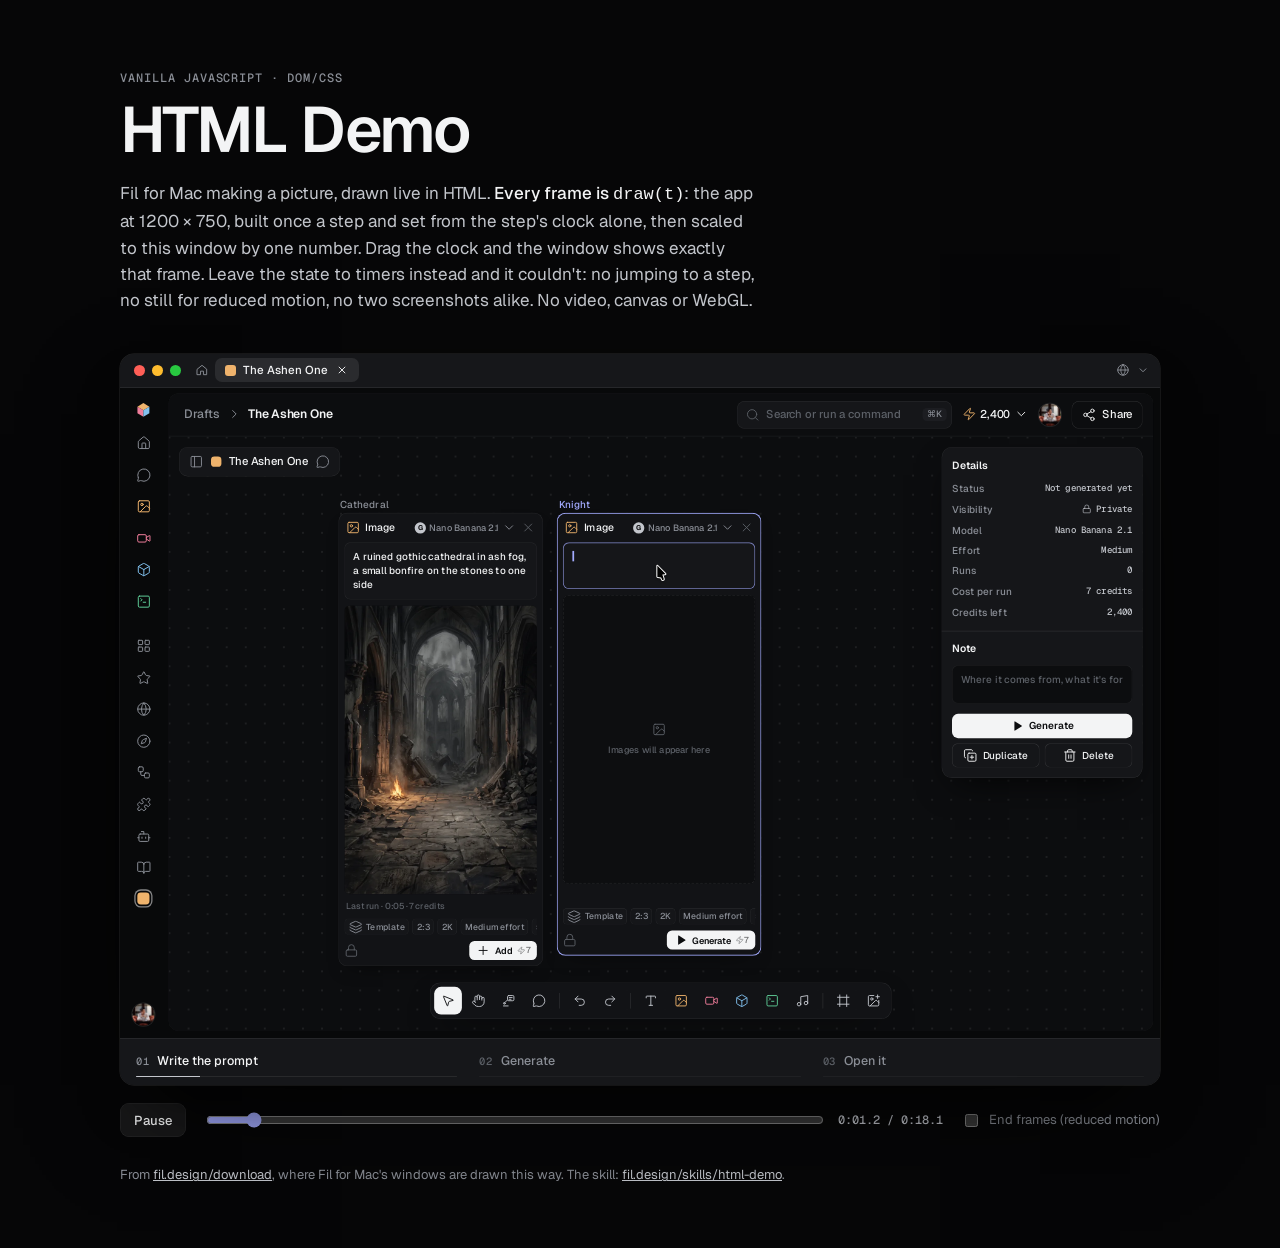
<file: .agents/skills/html-demo/demo/index.html>
<!doctype html>
<html lang="en">
  <head>
    <meta charset="utf-8" />
    <meta name="viewport" content="width=device-width, initial-scale=1" />
    <title>HTML Demo · Vanilla JavaScript · DOM/CSS</title>
    <meta
      name="description"
      content="Fil for Mac making a picture, drawn live in HTML: every frame is draw(t), the app at 1200 × 750 scaled by one number. No video, canvas or WebGL."
    />
    <link rel="preconnect" href="https://fonts.googleapis.com" />
    <link rel="preconnect" href="https://fonts.gstatic.com" crossorigin />
    <link
      href="https://fonts.googleapis.com/css2?family=Geist:wght@400;500;600&family=Geist+Mono:wght@500&display=swap"
      rel="stylesheet"
    />
    <link rel="stylesheet" href="../scripts/step-window.css" />
    <script>
      // ?embed: only the window, for a page that shows the demo in a frame.
      if (/[?&]embed\b/.test(location.search))
        document.documentElement.classList.add('embed');
    </script>
    <style>
      :root {
        --bg: #060607;
        --fg: #f3f4f5;
        --fg-2: #c3c6cc;
        --fg-3: #8a8e96;
        --line: rgba(255, 255, 255, 0.09);
        --accent: #a3abff;
        --hd-font: 'Geist', ui-sans-serif, system-ui, sans-serif;
        --hd-mono: 'Geist Mono', ui-monospace, monospace;
        color-scheme: dark;
      }
      * {
        box-sizing: border-box;
      }
      body {
        margin: 0;
        background: var(--bg);
        color: var(--fg-2);
        font: 400 15px/1.55 var(--hd-font);
        -webkit-font-smoothing: antialiased;
      }
      main {
        width: min(1040px, 100% - 32px);
        margin: 0 auto;
        padding: 72px 0 64px;
      }
      .kicker {
        margin: 0 0 14px;
        font: 500 12px/1 var(--hd-mono);
        letter-spacing: 0.08em;
        text-transform: uppercase;
        color: var(--fg-3);
      }
      h1 {
        margin: 0;
        font-size: clamp(40px, 7vw, 64px);
        font-weight: 600;
        line-height: 1;
        letter-spacing: -0.035em;
        color: var(--fg);
      }
      .lede {
        max-width: 640px;
        margin: 18px 0 40px;
        font-size: 17px;
        color: var(--fg-2);
      }
      .lede b {
        font-weight: 500;
        color: var(--fg);
      }
      .controls {
        display: flex;
        flex-wrap: wrap;
        align-items: center;
        gap: 12px 18px;
        margin-top: 18px;
        font-size: 13px;
        color: var(--fg-3);
      }
      .controls button {
        display: inline-flex;
        align-items: center;
        gap: 8px;
        height: 34px;
        padding: 0 14px;
        border: 0;
        border-radius: 9px;
        background: rgba(255, 255, 255, 0.07);
        box-shadow: inset 0 0 0 0.5px var(--line);
        color: var(--fg);
        font: 500 13px/1 var(--hd-font);
        cursor: pointer;
      }
      .controls button:hover {
        background: rgba(255, 255, 255, 0.11);
      }
      .scrub {
        flex: 1 1 260px;
        display: flex;
        align-items: center;
        gap: 12px;
      }
      .scrub input {
        flex: 1;
        accent-color: var(--accent);
      }
      .scrub output {
        min-width: 92px;
        font: 500 12px/1 var(--hd-mono);
        font-variant-numeric: tabular-nums;
        color: var(--fg-2);
      }
      .still {
        display: inline-flex;
        align-items: center;
        gap: 8px;
        cursor: pointer;
      }
      .still input {
        accent-color: var(--accent);
      }
      :is(button, input):focus-visible {
        outline: 2px solid var(--accent);
        outline-offset: 2px;
      }
      .note {
        margin: 28px 0 0;
        font-size: 13px;
        color: var(--fg-3);
      }
      .note a {
        color: var(--fg-2);
      }
      .embed body {
        background: transparent;
      }
      .embed main {
        width: 100%;
        padding: 0;
      }
      .embed :is(.kicker, h1, .lede, .controls, .note) {
        display: none;
      }
      .embed .hd-win {
        box-shadow: none;
      }
      .sr {
        position: absolute;
        width: 1px;
        height: 1px;
        overflow: hidden;
        clip: rect(0 0 0 0);
      }

      /* ---------- Fil for Mac, at 1200 × 750 (the app's own sizes) ---------- */
      .fd {
        --s1: #0c0d0f;
        --s2: #151619;
        --s3: #1c1d21;
        --tile: #121316;
        --l1: rgba(255, 255, 255, 0.06);
        --l2: rgba(255, 255, 255, 0.095);
        --l3: rgba(255, 255, 255, 0.15);
        --f1: #f3f4f5;
        --f2: #c3c6cc;
        --f3: #8a8e96;
        --f4: #5c6067;
        --amber: #efb36c;
        --pink: #ef7d9b;
        --blue: #82c1ee;
        --violet: #b59cf5;
        --green: #5fcf98;
        --acc: #a3abff;
        letter-spacing: -0.005em;
      }
      .fd svg.i {
        width: 16px;
        height: 16px;
        flex: none;
        fill: none;
        stroke: currentColor;
        stroke-width: 1.6;
        stroke-linecap: round;
        stroke-linejoin: round;
      }
      .fd-rail {
        position: absolute;
        inset: 0 auto 0 0;
        width: 54px;
        display: flex;
        flex-direction: column;
        align-items: center;
        gap: 15px;
        padding: 14px 0;
        color: var(--f3);
      }
      .fd-rail svg.i {
        width: 17px;
        height: 17px;
      }
      .fd-rail hr {
        width: 18px;
        margin: 0;
        border: 0;
      }
      .fd-logo {
        width: 22px;
        height: 22px;
        margin-bottom: 4px;
      }
      .fd-sw {
        width: 14px;
        height: 14px;
        border-radius: 4px;
        background: var(--amber);
        box-shadow:
          0 0 0 2px var(--bg-0, #08090a),
          0 0 0 3.5px rgba(255, 255, 255, 0.5);
      }
      .fd-gap {
        flex: 1;
      }
      .fd-me {
        width: 26px;
        height: 26px;
        border-radius: 50%;
        object-fit: cover;
        box-shadow: 0 0 0 1px rgba(255, 255, 255, 0.1);
      }
      .fd-main {
        position: absolute;
        top: 6px;
        bottom: 8px;
        left: 56px;
        right: 8px;
        border-radius: 12px;
        overflow: hidden;
        background: var(--s1);
        box-shadow: inset 0 0 0 0.5px var(--l2);
      }
      .fd-top {
        position: absolute;
        inset: 0 0 auto;
        z-index: 3;
        height: 50px;
        display: flex;
        align-items: center;
        gap: 12px;
        padding: 0 12px 0 18px;
        color: var(--f3);
        background: var(--s1);
        border-bottom: 0.5px solid var(--l1);
      }
      .fd-crumb {
        display: flex;
        align-items: center;
        gap: 8px;
        font-size: 14px;
      }
      .fd-crumb b {
        font-weight: 600;
        color: var(--f1);
      }
      .fd-search {
        display: flex;
        align-items: center;
        gap: 8px;
        width: 248px;
        height: 32px;
        margin-left: auto;
        padding: 0 6px 0 10px;
        border-radius: 9px;
        color: var(--f4);
        background: var(--s2);
        box-shadow: inset 0 0 0 0.5px var(--l2);
      }
      .fd-search kbd {
        margin-left: auto;
        padding: 2px 5px;
        border-radius: 5px;
        font: 500 10.5px/1 var(--hd-font);
        color: var(--f3);
        background: var(--s3);
      }
      .fd-credits {
        display: flex;
        align-items: center;
        gap: 5px;
        font-variant-numeric: tabular-nums;
        color: var(--f1);
      }
      .fd-credits .i:first-child {
        color: var(--amber);
      }
      .fd-share {
        display: flex;
        align-items: center;
        gap: 7px;
        height: 32px;
        padding: 0 12px;
        border-radius: 9px;
        color: var(--f1);
        box-shadow: inset 0 0 0 0.5px var(--l3);
      }
      .fd-canvas {
        position: absolute;
        inset: 50px 0 0;
        overflow: hidden;
        background:
          radial-gradient(
              circle at 1px 1px,
              rgba(255, 255, 255, 0.075) 1px,
              transparent 1.4px
            )
            0 0 / 22px 22px,
          var(--s1);
      }
      .fd-chip {
        position: absolute;
        left: 12px;
        top: 12px;
        display: flex;
        align-items: center;
        gap: 9px;
        height: 34px;
        padding: 0 12px;
        border-radius: 10px;
        font-size: 13px;
        font-weight: 500;
        color: var(--f1);
        background: var(--s2);
        box-shadow: inset 0 0 0 0.5px var(--l2);
      }
      .fd-chip .fd-sw {
        width: 12px;
        height: 12px;
        box-shadow: none;
      }
      .fd-chip .i {
        color: var(--f3);
      }

      /* Image nodes, as the canvas draws them. */
      .fd-node {
        position: absolute;
        top: 70px;
        width: 236px;
      }
      .fd-name {
        height: 18px;
        padding-left: 2px;
        font-size: 11.5px;
        color: var(--f3);
      }
      .fd-node.on .fd-name {
        color: var(--acc);
      }
      .fd-card {
        position: relative;
        display: grid;
        grid-template-columns: minmax(0, 1fr);
        gap: 7px;
        padding: 7px;
        border-radius: 10px;
        background: var(--tile);
        box-shadow:
          inset 0 0 0 0.5px var(--l2),
          0 10px 24px -14px rgba(0, 0, 0, 0.8);
      }
      .fd-node.on .fd-card {
        box-shadow:
          inset 0 0 0 1px var(--acc),
          0 10px 24px -14px rgba(0, 0, 0, 0.8);
      }
      .fd-head {
        display: flex;
        align-items: center;
        gap: 6px;
        height: 20px;
        padding: 0 2px;
        font-size: 12px;
        color: var(--f1);
      }
      .fd-head > .i {
        color: var(--amber);
      }
      .fd-model {
        display: flex;
        align-items: center;
        gap: 4px;
        margin-left: auto;
        font-size: 10.5px;
        color: var(--f3);
      }
      .fd-model .i {
        width: 11px;
        height: 11px;
      }
      .fd-model + .i {
        width: 12px;
        height: 12px;
        color: var(--f4);
      }
      .fd-g {
        display: grid;
        place-items: center;
        width: 13px;
        height: 13px;
        border-radius: 50%;
        font: 700 8px/1 var(--hd-font);
        color: #0c0d0f;
        background: var(--f2);
      }
      .fd-ask {
        min-height: 54px;
        padding: 8px 10px;
        border-radius: 7px;
        font-size: 11.5px;
        line-height: 1.45;
        color: var(--f1);
        background: var(--s2);
        box-shadow: inset 0 0 0 0.5px var(--l2);
      }
      .fd-ask.ph {
        color: var(--f4);
      }
      .fd-ask.focus {
        box-shadow: inset 0 0 0 1px rgba(163, 171, 255, 0.7);
      }
      .fd-caret {
        display: inline-block;
        width: 1.5px;
        height: 12px;
        margin: 0 0 -2px 1px;
        background: var(--acc);
      }
      .fd-pre {
        position: relative;
        aspect-ratio: 2 / 3;
        overflow: hidden;
        border-radius: 6px;
        background: #0d0e10;
      }
      .fd-pre img {
        position: absolute;
        inset: 0;
        width: 100%;
        height: 100%;
        object-fit: cover;
        display: block;
      }
      .fd-empty {
        position: absolute;
        inset: 0;
        display: grid;
        place-content: center;
        justify-items: center;
        gap: 8px;
        font-size: 10.5px;
        color: var(--f4);
        border: 1px dashed var(--l2);
        border-radius: 6px;
      }
      .fd-making {
        position: absolute;
        inset: 0;
        background: linear-gradient(
            110deg,
            #101114 30%,
            #1b1c22 45%,
            #24252e 50%,
            #1b1c22 55%,
            #101114 70%
          )
          0 0 / 300% 100%;
      }
      .fd-dev {
        opacity: 0.55;
        filter: blur(10px) brightness(0.5) saturate(0.4);
        transform: scale(1.08);
      }
      .fd-scan {
        position: absolute;
        left: 0;
        right: 0;
        height: 2px;
        margin-top: -1px;
        background: linear-gradient(
          90deg,
          transparent,
          rgba(255, 226, 180, 0.95) 30%,
          rgba(255, 226, 180, 0.95) 70%,
          transparent
        );
        box-shadow: 0 0 12px 2px rgba(255, 186, 110, 0.55);
      }
      .fd-glint {
        position: absolute;
        inset: 0;
        background: linear-gradient(
          115deg,
          transparent 35%,
          rgba(255, 255, 255, 0.22) 50%,
          transparent 65%
        );
      }
      .fd-status {
        position: absolute;
        left: 7px;
        top: 7px;
        display: flex;
        align-items: center;
        gap: 6px;
        height: 22px;
        padding: 0 8px;
        border-radius: 6px;
        font: 500 10.5px/1 var(--hd-mono);
        color: var(--f1);
        background: rgba(12, 13, 15, 0.82);
        box-shadow: inset 0 0 0 0.5px var(--l2);
      }
      .fd-spin {
        width: 11px;
        height: 11px;
        border-radius: 50%;
        border: 1.5px solid rgba(163, 171, 255, 0.25);
        border-top-color: var(--acc);
      }
      .fd-full-btn {
        position: absolute;
        right: 7px;
        top: 7px;
        display: grid;
        place-items: center;
        width: 26px;
        height: 26px;
        border-radius: 7px;
        color: var(--f1);
        background: rgba(12, 13, 15, 0.78);
        box-shadow: inset 0 0 0 0.5px var(--l3);
      }
      .fd-last {
        height: 14px;
        padding: 0 2px;
        font-size: 10px;
        color: var(--f4);
      }
      .fd-foot {
        display: flex;
        align-items: center;
        gap: 4px;
        overflow: hidden;
        font-size: 10.5px;
        color: var(--f3);
        white-space: nowrap;
      }
      .fd-tag {
        display: inline-flex;
        align-items: center;
        gap: 4px;
        height: 19px;
        padding: 0 5px;
        font-size: 10px;
        border-radius: 5px;
        background: var(--s2);
        box-shadow: inset 0 0 0 0.5px var(--l2);
      }
      .fd-tag .i {
        width: 11px;
        height: 11px;
      }
      .fd-go {
        display: flex;
        align-items: center;
        justify-content: space-between;
        color: var(--f4);
      }
      .fd-go .i {
        width: 12px;
        height: 12px;
      }
      .fd-run {
        display: inline-flex;
        align-items: center;
        gap: 5px;
        height: 22px;
        padding: 0 8px;
        border-radius: 6px;
        font-size: 10.5px;
        font-weight: 600;
        color: #0c0d0f;
        background: #f3f4f5;
      }
      .fd-run.hover {
        background: #fff;
        box-shadow: 0 0 0 3px rgba(255, 255, 255, 0.12);
      }
      .fd-run.busy {
        color: var(--f2);
        background: var(--s3);
      }
      .fd-run small {
        display: inline-flex;
        align-items: center;
        font-size: 10px;
        font-weight: 500;
        opacity: 0.6;
      }
      .fd-run small .i {
        width: 10px;
        height: 10px;
      }
      .fd-port {
        position: absolute;
        top: 50%;
        width: 8px;
        height: 8px;
        margin-top: -4px;
        border-radius: 50%;
        background: var(--amber);
      }

      /* The inspector beside the canvas. */
      .fd-insp {
        position: absolute;
        right: 12px;
        top: 12px;
        width: 232px;
        padding: 12px;
        border-radius: 12px;
        font-size: 11.5px;
        background: var(--s2);
        box-shadow:
          inset 0 0 0 0.5px var(--l2),
          0 16px 40px -16px rgba(0, 0, 0, 0.9);
      }
      .fd-insp h4 {
        margin: 2px 0 10px;
        font-size: 12px;
        font-weight: 600;
        color: var(--f1);
      }
      .fd-insp dl {
        display: grid;
        grid-template-columns: auto 1fr;
        gap: 8px 10px;
        margin: 0 0 14px;
      }
      .fd-insp dt {
        color: var(--f3);
      }
      .fd-insp dd {
        margin: 0;
        text-align: right;
        font: 500 10.5px/1.5 var(--hd-mono);
        color: var(--f2);
      }
      .fd-insp dd .i {
        width: 11px;
        height: 11px;
        vertical-align: -2px;
      }
      .fd-insp hr {
        margin: 0 -12px 12px;
        border: 0;
        border-top: 0.5px solid var(--l2);
      }
      .fd-note {
        height: 44px;
        margin-bottom: 12px;
        padding: 8px 10px;
        border-radius: 7px;
        color: var(--f4);
        background: var(--s1);
        box-shadow: inset 0 0 0 0.5px var(--l2);
      }
      .fd-wide {
        display: flex;
        align-items: center;
        justify-content: center;
        gap: 6px;
        height: 28px;
        margin-bottom: 6px;
        border-radius: 7px;
        font-weight: 600;
        color: #0c0d0f;
        background: #f3f4f5;
      }
      .fd-wide.busy {
        color: var(--f2);
        background: var(--s3);
      }
      .fd-pair {
        display: grid;
        grid-template-columns: 1fr 1fr;
        gap: 6px;
      }
      .fd-pair span {
        display: flex;
        align-items: center;
        justify-content: center;
        gap: 6px;
        height: 28px;
        border-radius: 7px;
        color: var(--f1);
        box-shadow: inset 0 0 0 0.5px var(--l3);
      }
      .fd-pair .i {
        width: 13px;
        height: 13px;
      }
      .fd-insp-pic {
        aspect-ratio: 2 / 3;
        max-height: 240px;
        margin: 0 auto 10px;
        border-radius: 8px;
        overflow: hidden;
      }
      .fd-insp-pic img {
        width: 100%;
        height: 100%;
        object-fit: cover;
        display: block;
      }

      .fd-tools {
        position: absolute;
        left: 50%;
        bottom: 14px;
        z-index: 2;
        display: flex;
        align-items: center;
        gap: 3px;
        padding: 5px;
        border-radius: 12px;
        transform: translateX(-50%);
        color: var(--f2);
        background: rgba(19, 20, 23, 0.94);
        box-shadow:
          inset 0 0 0 0.5px var(--l2),
          0 16px 40px -16px rgba(0, 0, 0, 0.9);
      }
      .fd-tools span {
        display: grid;
        place-items: center;
        width: 32px;
        height: 32px;
        border-radius: 8px;
      }
      .fd-tools span.on {
        color: #0c0d0f;
        background: #f3f4f5;
      }
      .fd-tools i {
        width: 1px;
        height: 18px;
        margin: 0 4px;
        background: var(--l2);
      }

      /* The full view over the canvas. */
      .fd-full {
        position: absolute;
        inset: 0;
        z-index: 5;
        background: #0a0b0d;
      }
      .fd-fimg {
        position: absolute;
        z-index: 6;
        object-fit: cover;
        display: block;
      }
      .fd-fbar {
        position: absolute;
        inset: 0 0 auto;
        height: 56px;
        display: flex;
        align-items: center;
        gap: 10px;
        padding: 0 14px 0 18px;
        font-size: 12.5px;
        color: var(--f1);
      }
      .fd-fbar .who {
        display: grid;
        gap: 2px;
        margin-right: auto;
      }
      .fd-fbar .who b {
        font-size: 13px;
        font-weight: 600;
      }
      .fd-fbar .who small {
        font-size: 11px;
        color: var(--f3);
      }
      .fd-btn {
        display: inline-flex;
        align-items: center;
        gap: 7px;
        height: 30px;
        padding: 0 11px;
        border-radius: 8px;
        background: var(--s2);
        box-shadow: inset 0 0 0 0.5px var(--l2);
      }
      .fd-seg {
        display: inline-flex;
        padding: 2px;
        border-radius: 9px;
        background: var(--s2);
        box-shadow: inset 0 0 0 0.5px var(--l2);
      }
      .fd-seg span {
        display: inline-flex;
        align-items: center;
        gap: 6px;
        height: 26px;
        padding: 0 10px;
        border-radius: 7px;
        color: var(--f3);
      }
      .fd-seg span.on {
        color: var(--f1);
        background: var(--s3);
      }
      .fd-seg span.hover {
        color: var(--f1);
        background: rgba(255, 255, 255, 0.05);
      }
      .fd-fbar .fd-x {
        color: var(--f3);
      }
      .fd-tip {
        position: absolute;
        z-index: 6;
        padding: 6px 9px;
        border-radius: 7px;
        font-size: 11.5px;
        white-space: nowrap;
        color: var(--f1);
        background: #26272c;
        box-shadow: 0 8px 20px -8px rgba(0, 0, 0, 0.8);
      }
    </style>
  </head>
  <body>
    <main>
      <p class="kicker">Vanilla JavaScript · DOM/CSS</p>
      <h1>HTML Demo</h1>
      <p class="lede">
        Fil for Mac making a picture, drawn live in HTML.
        <b>Every frame is <code>draw(t)</code></b
        >: the app at 1200 × 750, built once a step and set from the step's
        clock alone, then scaled to this window by one number. Drag the clock
        and the window shows exactly that frame. Leave the state to timers
        instead and it couldn't: no jumping to a step, no still for reduced
        motion, no two screenshots alike. No video, canvas or WebGL.
      </p>
      <div id="demo"></div>
      <div class="controls">
        <button type="button" id="play" aria-pressed="false">Pause</button>
        <label class="scrub">
          <span class="sr">The demo's clock</span>
          <input
            id="clock"
            type="range"
            min="0"
            max="18"
            step="0.01"
            value="0"
          />
          <output id="time" for="clock">0:00.0 / 0:18.0</output>
        </label>
        <label class="still">
          <input id="still" type="checkbox" />
          End frames (reduced motion)
        </label>
      </div>
      <p class="note">
        From <a href="https://fil.design/download">fil.design/download</a>,
        where Fil for Mac's windows are drawn this way. The skill:
        <a href="https://fil.design/skills/html-demo"
          >fil.design/skills/html-demo</a
        >.
      </p>
    </main>

    <script src="../scripts/step-window.js"></script>
    <script>
      // Fil's own icon paths (src/data/icons.js), 24 × 24 strokes.
      const IC = {
        home: '<path d="M15 21v-8a1 1 0 0 0-1-1h-4a1 1 0 0 0-1 1v8"/><path d="M3 10a2 2 0 0 1 .709-1.528l7-6a2 2 0 0 1 2.582 0l7 6A2 2 0 0 1 21 10v9a2 2 0 0 1-2 2H5a2 2 0 0 1-2-2z"/>',
        comment:
          '<path d="M2.992 16.342a2 2 0 0 1 .094 1.167l-1.065 3.29a1 1 0 0 0 1.236 1.168l3.413-.998a2 2 0 0 1 1.099.092 10 10 0 1 0-4.777-4.719"/>',
        image:
          '<rect width="18" height="18" x="3" y="3" rx="2" ry="2"/><circle cx="9" cy="9" r="2"/><path d="m21 15-3.086-3.086a2 2 0 0 0-2.828 0L6 21"/>',
        film: '<path d="m16 13 5.223 3.482a.5.5 0 0 0 .777-.416V7.87a.5.5 0 0 0-.752-.432L16 10.5"/><rect x="2" y="6" width="14" height="12" rx="2"/>',
        cube: '<path d="M21 8a2 2 0 0 0-1-1.73l-7-4a2 2 0 0 0-2 0l-7 4A2 2 0 0 0 3 8v8a2 2 0 0 0 1 1.73l7 4a2 2 0 0 0 2 0l7-4A2 2 0 0 0 21 16Z"/><path d="m3.3 7 8.7 5 8.7-5"/><path d="M12 22V12"/>',
        terminal:
          '<path d="m7 11 2-2-2-2"/><path d="M11 13h4"/><rect width="18" height="18" x="3" y="3" rx="2" ry="2"/>',
        grid: '<rect width="7" height="7" x="3" y="3" rx="1"/><rect width="7" height="7" x="14" y="3" rx="1"/><rect width="7" height="7" x="14" y="14" rx="1"/><rect width="7" height="7" x="3" y="14" rx="1"/>',
        star: '<path d="M11.525 2.295a.53.53 0 0 1 .95 0l2.31 4.679a2.123 2.123 0 0 0 1.595 1.16l5.166.756a.53.53 0 0 1 .294.904l-3.736 3.638a2.123 2.123 0 0 0-.611 1.878l.882 5.14a.53.53 0 0 1-.771.56l-4.618-2.428a2.122 2.122 0 0 0-1.973 0L6.396 21.01a.53.53 0 0 1-.77-.56l.881-5.139a2.122 2.122 0 0 0-.611-1.879L2.16 9.795a.53.53 0 0 1 .294-.906l5.165-.755a2.122 2.122 0 0 0 1.597-1.16z"/>',
        globe:
          '<circle cx="12" cy="12" r="10"/><path d="M12 2a14.5 14.5 0 0 0 0 20 14.5 14.5 0 0 0 0-20"/><path d="M2 12h20"/>',
        compass:
          '<path d="m16.24 7.76-1.804 5.411a2 2 0 0 1-1.265 1.265L7.76 16.24l1.804-5.411a2 2 0 0 1 1.265-1.265z"/><circle cx="12" cy="12" r="10"/>',
        workflow:
          '<rect width="8" height="8" x="3" y="3" rx="2"/><path d="M7 11v4a2 2 0 0 0 2 2h4"/><rect width="8" height="8" x="13" y="13" rx="2"/>',
        puzzle:
          '<path d="M15.39 4.39a1 1 0 0 0 1.68-.474 2.5 2.5 0 1 1 3.014 3.015 1 1 0 0 0-.474 1.68l1.683 1.682a2.414 2.414 0 0 1 0 3.414L19.61 15.39a1 1 0 0 1-1.68-.474 2.5 2.5 0 1 0-3.014 3.015 1 1 0 0 1 .474 1.68l-1.683 1.682a2.414 2.414 0 0 1-3.414 0L8.61 19.61a1 1 0 0 0-1.68.474 2.5 2.5 0 1 1-3.014-3.015 1 1 0 0 0 .474-1.68l-1.683-1.682a2.414 2.414 0 0 1 0-3.414L4.39 8.61a1 1 0 0 1 1.68.474 2.5 2.5 0 1 0 3.014-3.015 1 1 0 0 1-.474-1.68l1.683-1.682a2.414 2.414 0 0 1 3.414 0z"/>',
        bot: '<path d="M12 8V4H8"/><rect width="16" height="12" x="4" y="8" rx="2"/><path d="M2 14h2"/><path d="M20 14h2"/><path d="M15 13v2"/><path d="M9 13v2"/>',
        book: '<path d="M12 7v14"/><path d="M3 18a1 1 0 0 1-1-1V4a1 1 0 0 1 1-1h5a4 4 0 0 1 4 4 4 4 0 0 1 4-4h5a1 1 0 0 1 1 1v13a1 1 0 0 1-1 1h-6a3 3 0 0 0-3 3 3 3 0 0 0-3-3z"/>',
        pointer:
          '<path d="M4.037 4.688a.495.495 0 0 1 .651-.651l16 6.5a.5.5 0 0 1-.063.947l-6.124 1.58a2 2 0 0 0-1.438 1.435l-1.579 6.126a.5.5 0 0 1-.947.063z"/>',
        hand: '<path d="M18 11V6a2 2 0 0 0-2-2a2 2 0 0 0-2 2"/><path d="M14 10V4a2 2 0 0 0-2-2a2 2 0 0 0-2 2v2"/><path d="M10 10.5V6a2 2 0 0 0-2-2a2 2 0 0 0-2 2v8"/><path d="M18 8a2 2 0 1 1 4 0v6a8 8 0 0 1-8 8h-2c-2.8 0-4.5-.86-5.99-2.34l-3.6-3.6a2 2 0 0 1 2.83-2.82L7 15"/>',
        annotate:
          '<rect width="11" height="9" x="10" y="3" rx="2"/><path d="M13 6.5h5"/><path d="M13 9.5h3"/><path d="M10 10.5 5.5 15"/><circle cx="4.5" cy="16.5" r="1.5"/><path d="M3 21h8"/>',
        undo: '<path d="M9 14 4 9l5-5"/><path d="M4 9h10.5a5.5 5.5 0 0 1 5.5 5.5a5.5 5.5 0 0 1-5.5 5.5H11"/>',
        redo: '<path d="m15 14 5-5-5-5"/><path d="M20 9H9.5A5.5 5.5 0 0 0 4 14.5A5.5 5.5 0 0 0 9.5 20H13"/>',
        type: '<path d="M12 4v16"/><path d="M4 7V5a1 1 0 0 1 1-1h14a1 1 0 0 1 1 1v2"/><path d="M9 20h6"/>',
        music:
          '<path d="M9 18V5l12-2v13"/><circle cx="6" cy="18" r="3"/><circle cx="18" cy="16" r="3"/>',
        frame:
          '<line x1="22" x2="2" y1="6" y2="6"/><line x1="22" x2="2" y1="18" y2="18"/><line x1="6" x2="6" y1="2" y2="22"/><line x1="18" x2="18" y1="2" y2="22"/>',
        'img-plus':
          '<path d="M16 5h6"/><path d="M19 2v6"/><path d="M21 11.5V19a2 2 0 0 1-2 2H5a2 2 0 0 1-2-2V5a2 2 0 0 1 2-2h7.5"/><path d="m21 15-3.086-3.086a2 2 0 0 0-2.828 0L6 21"/><circle cx="9" cy="9" r="2"/>',
        search: '<path d="m21 21-4.34-4.34"/><circle cx="11" cy="11" r="8"/>',
        bolt: '<path d="M4 14a1 1 0 0 1-.78-1.63l9.9-10.2a.5.5 0 0 1 .86.46l-1.92 6.02A1 1 0 0 0 13 10h7a1 1 0 0 1 .78 1.63l-9.9 10.2a.5.5 0 0 1-.86-.46l1.92-6.02A1 1 0 0 0 11 14z"/>',
        share:
          '<circle cx="18" cy="5" r="3"/><circle cx="6" cy="12" r="3"/><circle cx="18" cy="19" r="3"/><line x1="8.59" x2="15.42" y1="13.51" y2="17.49"/><line x1="15.41" x2="8.59" y1="6.51" y2="10.49"/>',
        'chev-r': '<path d="m9 18 6-6-6-6"/>',
        'chev-d': '<path d="m6 9 6 6 6-6"/>',
        x: '<path d="M18 6 6 18"/><path d="m6 6 12 12"/>',
        lock: '<rect width="18" height="11" x="3" y="11" rx="2" ry="2"/><path d="M7 11V7a5 5 0 0 1 10 0v4"/>',
        play: '<path d="M7.5 4.8v14.4a.8.8 0 0 0 1.22.68l11.2-7.2a.8.8 0 0 0 0-1.36L8.72 4.12A.8.8 0 0 0 7.5 4.8z" fill="currentColor" stroke="none"/>',
        layers:
          '<path d="M12.83 2.18a2 2 0 0 0-1.66 0L2.6 6.08a1 1 0 0 0 0 1.83l8.58 3.91a2 2 0 0 0 1.66 0l8.58-3.9a1 1 0 0 0 0-1.83z"/><path d="M2 12a1 1 0 0 0 .58.91l8.6 3.91a2 2 0 0 0 1.65 0l8.58-3.9A1 1 0 0 0 22 12"/><path d="M2 17a1 1 0 0 0 .58.91l8.6 3.91a2 2 0 0 0 1.65 0l8.58-3.9A1 1 0 0 0 22 17"/>',
        eye: '<path d="M2.062 12.348a1 1 0 0 1 0-.696 10.75 10.75 0 0 1 19.876 0 1 1 0 0 1 0 .696 10.75 10.75 0 0 1-19.876 0"/><circle cx="12" cy="12" r="3"/>',
        download:
          '<path d="M12 15V3"/><path d="M21 15v4a2 2 0 0 1-2 2H5a2 2 0 0 1-2-2v-4"/><path d="m7 10 5 5 5-5"/>',
        upscale:
          '<rect x="3" y="13" width="8" height="8" rx="1.5"/><path d="M3 9V5a2 2 0 0 1 2-2h14a2 2 0 0 1 2 2v14a2 2 0 0 1-2 2h-4"/><path d="m14 10 4-4"/><path d="M14 6h4v4"/>',
        trash:
          '<path d="M10 11v6"/><path d="M14 11v6"/><path d="M19 6v14a2 2 0 0 1-2 2H7a2 2 0 0 1-2-2V6"/><path d="M3 6h18"/><path d="M8 6V4a2 2 0 0 1 2-2h4a2 2 0 0 1 2 2v2"/>',
        shuffle:
          '<path d="m18 14 4 4-4 4"/><path d="m18 2 4 4-4 4"/><path d="M2 18h1.973a4 4 0 0 0 3.3-1.7l5.454-8.6a4 4 0 0 1 3.3-1.7H22"/><path d="M2 6h1.972a4 4 0 0 1 3.6 2.2"/><path d="M22 18h-6.041a4 4 0 0 1-3.3-1.8l-.359-.45"/>',
        expand:
          '<path d="M15 3h6v6"/><path d="m21 3-7 7"/><path d="m3 21 7-7"/><path d="M9 21H3v-6"/>',
        check: '<path d="M20 6 9 17l-5-5"/>',
        'panel-l':
          '<rect width="18" height="18" x="3" y="3" rx="2"/><path d="M9 3v18"/>',
        dup: '<line x1="15" x2="15" y1="12" y2="18"/><line x1="12" x2="18" y1="15" y2="15"/><rect width="14" height="14" x="8" y="8" rx="2" ry="2"/><path d="M4 16c-1.1 0-2-.9-2-2V4c0-1.1.9-2 2-2h10c1.1 0 2 .9 2 2"/>',
        pencil:
          '<path d="M21.174 6.812a1 1 0 0 0-3.986-3.987L3.842 16.174a2 2 0 0 0-.5.83l-1.321 4.352a.5.5 0 0 0 .623.622l4.353-1.32a2 2 0 0 0 .83-.497z"/><path d="m15 5 4 4"/>',
        cutout:
          '<path d="M5 3a2 2 0 0 0-2 2"/><path d="M19 3a2 2 0 0 1 2 2"/><path d="M21 19a2 2 0 0 1-2 2"/><path d="M5 21a2 2 0 0 1-2-2"/><path d="M9 3h1"/><path d="M14 3h1"/><path d="M3 9v1"/><path d="M3 14v1"/><path d="M21 9v1"/><path d="M21 14v1"/><circle cx="12" cy="10" r="3"/><path d="M7 21a5 5 0 0 1 10 0"/>',
        spark:
          '<circle cx="12" cy="12" r="10"/><path d="m14.31 8 5.74 9.94"/><path d="M9.69 8h11.48"/><path d="m7.38 12 5.74-9.94"/><path d="M9.69 16 3.95 6.06"/><path d="M14.31 16H2.83"/><path d="m16.62 12-5.74 9.94"/>',
        brush:
          '<path d="m9.06 11.9 8.07-8.06a2.85 2.85 0 1 1 4.03 4.03l-8.06 8.08"/><path d="M7.07 14.94c-1.66 0-3 1.35-3 3.02 0 1.33-2.5 1.52-2 2.02 1.08 1.1 2.49 2.02 4 2.02 2.2 0 4-1.8 4-4.04a3.01 3.01 0 0 0-3-3.02z"/>',
        plus: '<path d="M5 12h14"/><path d="M12 5v14"/>',
      };
      const { ease, typed, glide, mount } = HTMLDemo;
      const ic = (n) =>
        `<svg class="i" viewBox="0 0 24 24" aria-hidden="true">${IC[n] || ''}</svg>`;
      const ASK =
        'The Ashen One, a knight in blackened armour resting on his sword, torn cloak, on plain light grey';
      const CATHEDRAL =
        'A ruined gothic cathedral in ash fog, a small bonfire on the stones to one side';

      // The app around every step: Fil's rail, its top bar and the canvas.
      const RAIL = [
        'home',
        'comment',
        'image',
        'film',
        'cube',
        'terminal',
        '',
        'grid',
        'star',
        'globe',
        'compass',
        'workflow',
        'puzzle',
        'bot',
        'book',
      ];
      const COL = {
        image: '#efb36c',
        film: '#ef7d9b',
        cube: '#82c1ee',
        terminal: '#5fcf98',
      };
      const TOOLS = [
        'pointer',
        'hand',
        'annotate',
        'comment',
        '',
        'undo',
        'redo',
        '',
        'type',
        'image',
        'film',
        'cube',
        'terminal',
        'music',
        '',
        'frame',
        'img-plus',
      ];
      const app = (canvas, over = '') => `<div class="fd">
        <nav class="fd-rail">
          <svg class="fd-logo" viewBox="0 0 32 32"><path d="m16 5 10 6-10 6-10-6z" fill="#efb36c"/><path d="m6 11 10 6v11L6 22z" fill="#ef7d9b"/><path d="m26 11-10 6v11l10-6z" fill="#82c1ee"/></svg>
          ${RAIL.map((n) => (n ? `<span style="color:${COL[n] || 'inherit'}">${ic(n)}</span>` : '<hr>')).join('')}
          <span class="fd-sw"></span>
          <span class="fd-gap"></span>
          <img class="fd-me" src="avatar.webp" alt="">
        </nav>
        <div class="fd-main">
          <div class="fd-top">
            <span class="fd-crumb">Drafts ${ic('chev-r')} <b>The Ashen One</b></span>
            <span class="fd-search">${ic('search')}<span>Search or run a command</span><kbd>⌘K</kbd></span>
            <span class="fd-credits">${ic('bolt')}<span data-k="credits">2,400</span>${ic('chev-d')}</span>
            <img class="fd-me" src="avatar.webp" alt="">
            <span class="fd-share">${ic('share')}<span>Share</span></span>
          </div>
          <div class="fd-canvas">
            <span class="fd-chip">${ic('panel-l')}<span class="fd-sw"></span>The Ashen One${ic('comment')}</span>
            ${canvas}
            <div class="fd-tools">${TOOLS.map((n, j) => (n ? `<span class="${j ? '' : 'on'}" style="color:${j ? COL[n] || 'inherit' : ''}">${ic(n)}</span>` : '<i></i>')).join('')}</div>
          </div>
          ${over}
        </div>
      </div>`;

      // A node's button: Generate until it has made something, then Add
      // (another run), with its price.
      const button = (label, key) =>
        `${ic(label === 'Add' ? 'plus' : 'play')}<span data-k="${key}-run-l">${label}</span><small>${ic('bolt')}7</small>`;
      // An image node: its name, model, prompt, picture and footer.
      const node = (key, name, left, { ask, pic, made }) => `
        <div class="fd-node" data-k="${key}" style="left:${left}px">
          <div class="fd-name">${name}</div>
          <div class="fd-card">
            <div class="fd-head">${ic('image')}Image<span class="fd-model"><span class="fd-g">G</span>Nano Banana 2.1${ic('chev-d')}</span>${ic('x')}</div>
            <div class="fd-ask" data-k="${key}-ask">${ask}</div>
            <div class="fd-pre" data-k="${key}-pre">${pic}</div>
            <div class="fd-last" data-k="${key}-last">${made || ''}</div>
            <div class="fd-foot"><span class="fd-tag">${ic('layers')}Template</span><span class="fd-tag">2:3</span><span class="fd-tag">2K</span><span class="fd-tag">Medium effort</span><span class="fd-tag">×1</span></div>
            <div class="fd-go">${ic('lock')}<span class="fd-run" data-k="${key}-run">${button(made ? 'Add' : 'Generate', key)}</span></div>
          </div>
        </div>`;
      const cathedral = node('c', 'Cathedral', 196, {
        ask: CATHEDRAL,
        pic: '<img src="cathedral.webp" alt="">',
        made: 'Last run · 0:05 · 7 credits',
      });
      const knight = (pic, made) =>
        node('k', 'Knight', 448, {
          ask: '',
          made,
          pic:
            pic ||
            `<div class="fd-empty">${ic('image')}<span>Images will appear here</span></div>`,
        });
      const MAKING = `<div class="fd-making" data-k="shimmer"></div>
        <img class="fd-dev" data-k="dev" src="knight.webp" alt="">
        <img data-k="rev" src="knight.webp" alt="">
        <span class="fd-scan" data-k="scan"></span>
        <span class="fd-glint" data-k="glint"></span>
        <span class="fd-status" data-k="status"><span class="fd-spin" data-k="spin"></span><span data-k="elapsed">Generating 0:00</span></span>
        <span class="fd-full-btn" data-k="full-btn">${ic('expand')}</span>`;
      const details = (rows) =>
        `<dl>${rows.map(([a, b, k]) => `<dt>${a}</dt><dd${k ? ` data-k="${k}"` : ''}>${b}</dd>`).join('')}</dl>`;
      const inspector = (head) =>
        `<aside class="fd-insp" data-k="insp">${head}</aside>`;
      const before = `<h4>Details</h4>${details([
        ['Status', 'Not generated yet', 'st'],
        ['Visibility', `${ic('lock')} Private`],
        ['Model', 'Nano Banana 2.1'],
        ['Effort', 'Medium'],
        ['Runs', '0', 'runs'],
        ['Cost per run', '7 credits'],
        ['Credits left', '2,400', 'left'],
      ])}<hr><h4>Note</h4><div class="fd-note">Where it comes from, what it's for</div>
        <div class="fd-wide" data-k="insp-go">${ic('play')}<span data-k="insp-go-l">Generate</span></div>
        <div class="fd-pair"><span>${ic('dup')}Duplicate</span><span>${ic('trash')}Delete</span></div>`;
      const after = `<div class="fd-insp-pic"><img src="knight.webp" alt=""></div>
        <div class="fd-pair" style="margin-bottom:14px"><span>${ic('pencil')}Edit</span><span>${ic('shuffle')}Variations</span></div>
        <h4>Details</h4>${details([
          ['Status', 'Generated'],
          ['Visibility', `${ic('lock')} Private`],
          ['Model', 'Nano Banana 2.1'],
          ['Format', 'WEBP'],
          ['Time', '0:04'],
          ['Cost', '7 credits'],
          ['Runs', '1'],
        ])}`;

      const show = (el, on) => el && (el.style.display = on ? '' : 'none');

      // 1 · The prompt typed into the Knight node, the pointer onto Generate.
      const PROMPT = {
        id: 'prompt',
        name: 'Write the prompt',
        dur: 6,
        html: app(cathedral + knight() + inspector(before)),
        draw(t, $) {
          const box = $('[data-k="k-ask"]');
          const on = t >= 1.05;
          const text = typed(ASK, t, 1.25, 3.45);
          box.className = `fd-ask${on ? ' focus' : text ? '' : ' ph'}`;
          box.innerHTML =
            on || text
              ? `${text}${on && t < 3.9 ? '<i class="fd-caret"></i>' : ''}`
              : 'Describe what to make';
          $('[data-k="k"]').classList.toggle('on', t >= 0.95);
          $('[data-k="k-run"]').classList.toggle('hover', t >= 4.55);
          return {
            cursor: glide(
              t,
              [
                [0, 0, 840, 600],
                [0.2, 0.9, 620, 205],
                [3.8, 4.5, 686, 650],
              ],
              [0.95],
            ),
          };
        },
      };

      // 2 · Generate pressed: making, the picture drawing in from the
      // top under a scan line, then settled, paid for and in the inspector.
      const RUN = 0.45;
      const REV = [1.15, 4.35];
      const GENERATE = {
        id: 'generate',
        name: 'Generate',
        dur: 6.5,
        html: app(cathedral + knight(MAKING) + inspector(before)),
        draw(t, $) {
          $('[data-k="k"]').classList.add('on');
          $('[data-k="k-ask"]').textContent = ASK;
          const running = t >= RUN && t < REV[1];
          const done = t >= REV[1];
          const r = ease(t, REV[0], REV[1]);
          const lin = Math.min(
            1,
            Math.max(0, (t - REV[0]) / (REV[1] - REV[0])),
          );
          // Making: a shimmer, then the picture from the top down.
          show($('[data-k="shimmer"]'), t >= RUN && t < REV[0] + 0.4);
          $('[data-k="shimmer"]').style.backgroundPosition =
            `${100 - ((t * 70) % 100)}% 0`;
          show($('[data-k="dev"]'), t >= REV[0] && !done);
          $('[data-k="dev"]').style.opacity =
            0.55 * Math.min(1, (t - REV[0]) / 0.4);
          const rev = $('[data-k="rev"]');
          show(rev, t >= REV[0]);
          rev.style.clipPath = `inset(0 0 ${(1 - lin) * 100}% 0)`;
          const settle = done ? ease(t, REV[1], REV[1] + 0.9) : 0;
          rev.style.filter = done
            ? `brightness(${1.35 - 0.35 * settle}) saturate(${1.1 - 0.1 * settle})`
            : '';
          const scan = $('[data-k="scan"]');
          show(scan, t >= REV[0] && !done);
          scan.style.top = `${lin * 100}%`;
          const glint = $('[data-k="glint"]');
          show(glint, done && t < REV[1] + 0.9);
          glint.style.transform = `translateX(${-100 + 200 * ease(t, REV[1], REV[1] + 0.9)}%)`;
          show($('[data-k="status"]'), t >= RUN && !done);
          $('[data-k="spin"]').style.transform = `rotate(${t * 450}deg)`;
          $('[data-k="elapsed"]').textContent =
            `Generating 0:0${Math.min(4, Math.floor(Math.max(0, t - RUN)))}`;
          show($('[data-k="full-btn"]'), false);
          // The node's button, the canvas's balance and the inspector.
          const run = $('[data-k="k-run"]');
          run.classList.toggle('busy', running);
          run.classList.toggle('hover', t < 0.3);
          const label = done ? 'Add' : running ? 'Generating' : 'Generate';
          if ($('[data-k="k-run-l"]').textContent !== label)
            run.innerHTML = button(label, 'k');
          $('[data-k="k-last"]').textContent = done
            ? 'Last run · 0:04 · 7 credits'
            : running
              ? 'Usually under a minute'
              : '';
          $('[data-k="credits"]').textContent =
            t >= REV[1] + 0.15 ? '2,393' : '2,400';
          const insp = $('[data-k="insp"]');
          const want = t >= REV[1] + 0.3 ? 'after' : 'before';
          if (insp.dataset.v !== want) {
            insp.dataset.v = want;
            insp.innerHTML = want === 'after' ? after : before;
          }
          if (want === 'before') {
            $('[data-k="st"]').textContent = running
              ? 'Generating'
              : 'Not generated yet';
            $('[data-k="runs"]').textContent = running ? '1' : '0';
            $('[data-k="insp-go"]').classList.toggle('busy', running);
            $('[data-k="insp-go-l"]').textContent = running
              ? 'Generating'
              : 'Generate';
          }
          return {
            cursor: glide(
              t,
              [
                [0, 0, 686, 650],
                [1.0, 1.8, 840, 600],
              ],
              [0.3],
            ),
          };
        },
      };

      // 3 · The picture opened full size: it flies from its node to the
      // middle of the full view as the view darkens in behind it, then Edit.
      const FROM = { x: 455, y: 245, w: 222, h: 333 };
      const TO = { x: 350, y: 70, w: 435, h: 652 };
      const OPEN = [1.6, 2.35];
      const FULL = {
        id: 'full',
        name: 'Open it',
        dur: 5.6,
        html: app(
          cathedral +
            knight(
              '<img src="knight.webp" alt=""><span class="fd-full-btn" data-k="full-btn">' +
                ic('expand') +
                '</span>',
              'Last run · 0:04 · 7 credits',
            ) +
            inspector(after),
          `<div class="fd-full" data-k="full">
            <div class="fd-fbar" data-k="fbar">
              <span class="who"><b>Knight</b><small>Image · Nano Banana 2.1 · 2:3 · 2K</small></span>
              <span style="color:var(--f3)">${ic('star')}</span>
              <span class="fd-btn">${ic('upscale')}Upscale</span>
              <span class="fd-btn">${ic('cutout')}Remove background</span>
              <span class="fd-seg"><span class="on">${ic('eye')}View</span><span data-k="edit">${ic('brush')}Edit</span></span>
              <span class="fd-btn">${ic('download')}Download</span>
              <span class="fd-x">${ic('x')}</span>
            </div>
          </div>
          <img class="fd-fimg" data-k="fimg" src="knight.webp" alt="">`,
        ),
        draw(t, $) {
          $('[data-k="k"]').classList.add('on');
          $('[data-k="k-ask"]').textContent = ASK;
          $('[data-k="k-last"]').textContent = 'Last run · 0:04 · 7 credits';
          $('[data-k="credits"]').textContent = '2,393';
          show($('[data-k="full-btn"]'), t >= 0.85 && t < OPEN[0] + 0.1);
          const o = ease(t, OPEN[0], OPEN[1]);
          const full = $('[data-k="full"]');
          show(full, t >= OPEN[0]);
          full.style.opacity = ease(t, OPEN[0], OPEN[1] - 0.25);
          $('[data-k="fbar"]').style.opacity = ease(
            t,
            OPEN[1] - 0.3,
            OPEN[1] + 0.2,
          );
          const img = $('[data-k="fimg"]');
          show(img, t >= OPEN[0]);
          for (const [prop, k] of [
            ['left', 'x'],
            ['top', 'y'],
            ['width', 'w'],
            ['height', 'h'],
          ])
            img.style[prop] = `${FROM[k] + (TO[k] - FROM[k]) * o}px`;
          img.style.borderRadius = `${6 - 2 * o}px`;
          $('[data-k="edit"]').classList.toggle('hover', t >= 3.75);
          return {
            cursor: glide(
              t,
              [
                [0, 0, 840, 600],
                [0.2, 0.85, 620, 420],
                [1.0, 1.4, 713, 271],
                [3.0, 3.7, 1005, 36],
              ],
              [1.5],
            ),
          };
        },
      };

      const STEPS = [PROMPT, GENERATE, FULL];
      const demo = mount(document.getElementById('demo'), {
        steps: STEPS,
        tabs: ['The Ashen One'],
        label: 'Fil for Mac making a picture',
      });

      // For screenshots of exact frames (scripts/shoot.mjs --frozen).
      window.__hd = demo;

      // The controls: pause, the clock to scrub, and the still end frames.
      const play = document.getElementById('play');
      const clock = document.getElementById('clock');
      const time = document.getElementById('time');
      const still = document.getElementById('still');
      const fmt = (s) =>
        `${Math.floor(s / 60)}:${(s % 60).toFixed(1).padStart(4, '0')}`;
      clock.max = demo.state().total;
      still.checked = demo.state().still;
      demo.onChange((s) => {
        clock.value = s.elapsed;
        time.value = `${fmt(s.elapsed)} / ${fmt(s.total)}`;
        play.textContent = s.paused ? 'Play' : 'Pause';
        play.setAttribute('aria-pressed', String(s.paused));
      });
      play.addEventListener('click', () =>
        demo.state().paused ? demo.resume() : demo.pause(),
      );
      clock.addEventListener('input', () => {
        // Read the slider before pausing: pause() redraws, and the redraw
        // writes the old time back into it.
        const s = Number(clock.value);
        demo.pause();
        demo.seek(s);
      });
      still.addEventListener('change', () => demo.setStill(still.checked));
      // The controls' first reading: the window drew before they listened.
      demo.resume();
    </script>
  </body>
</html>
</file>
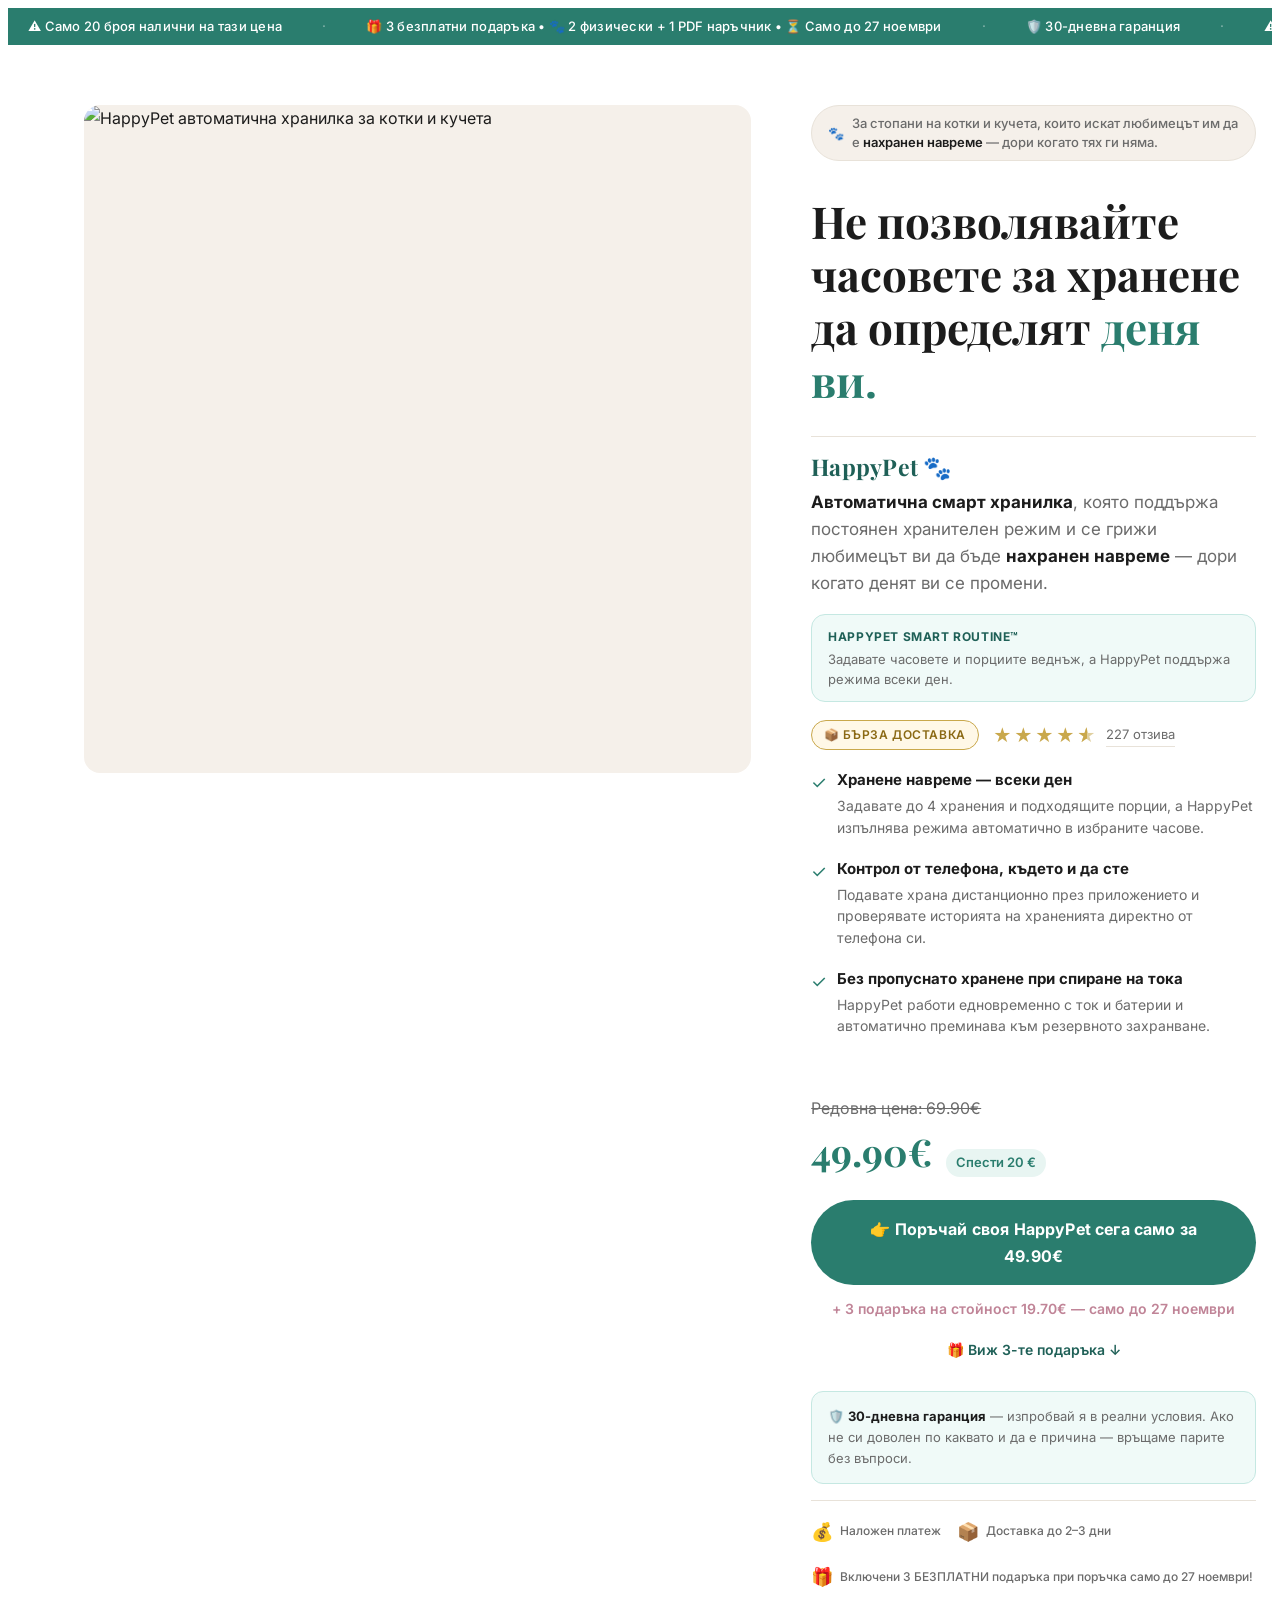
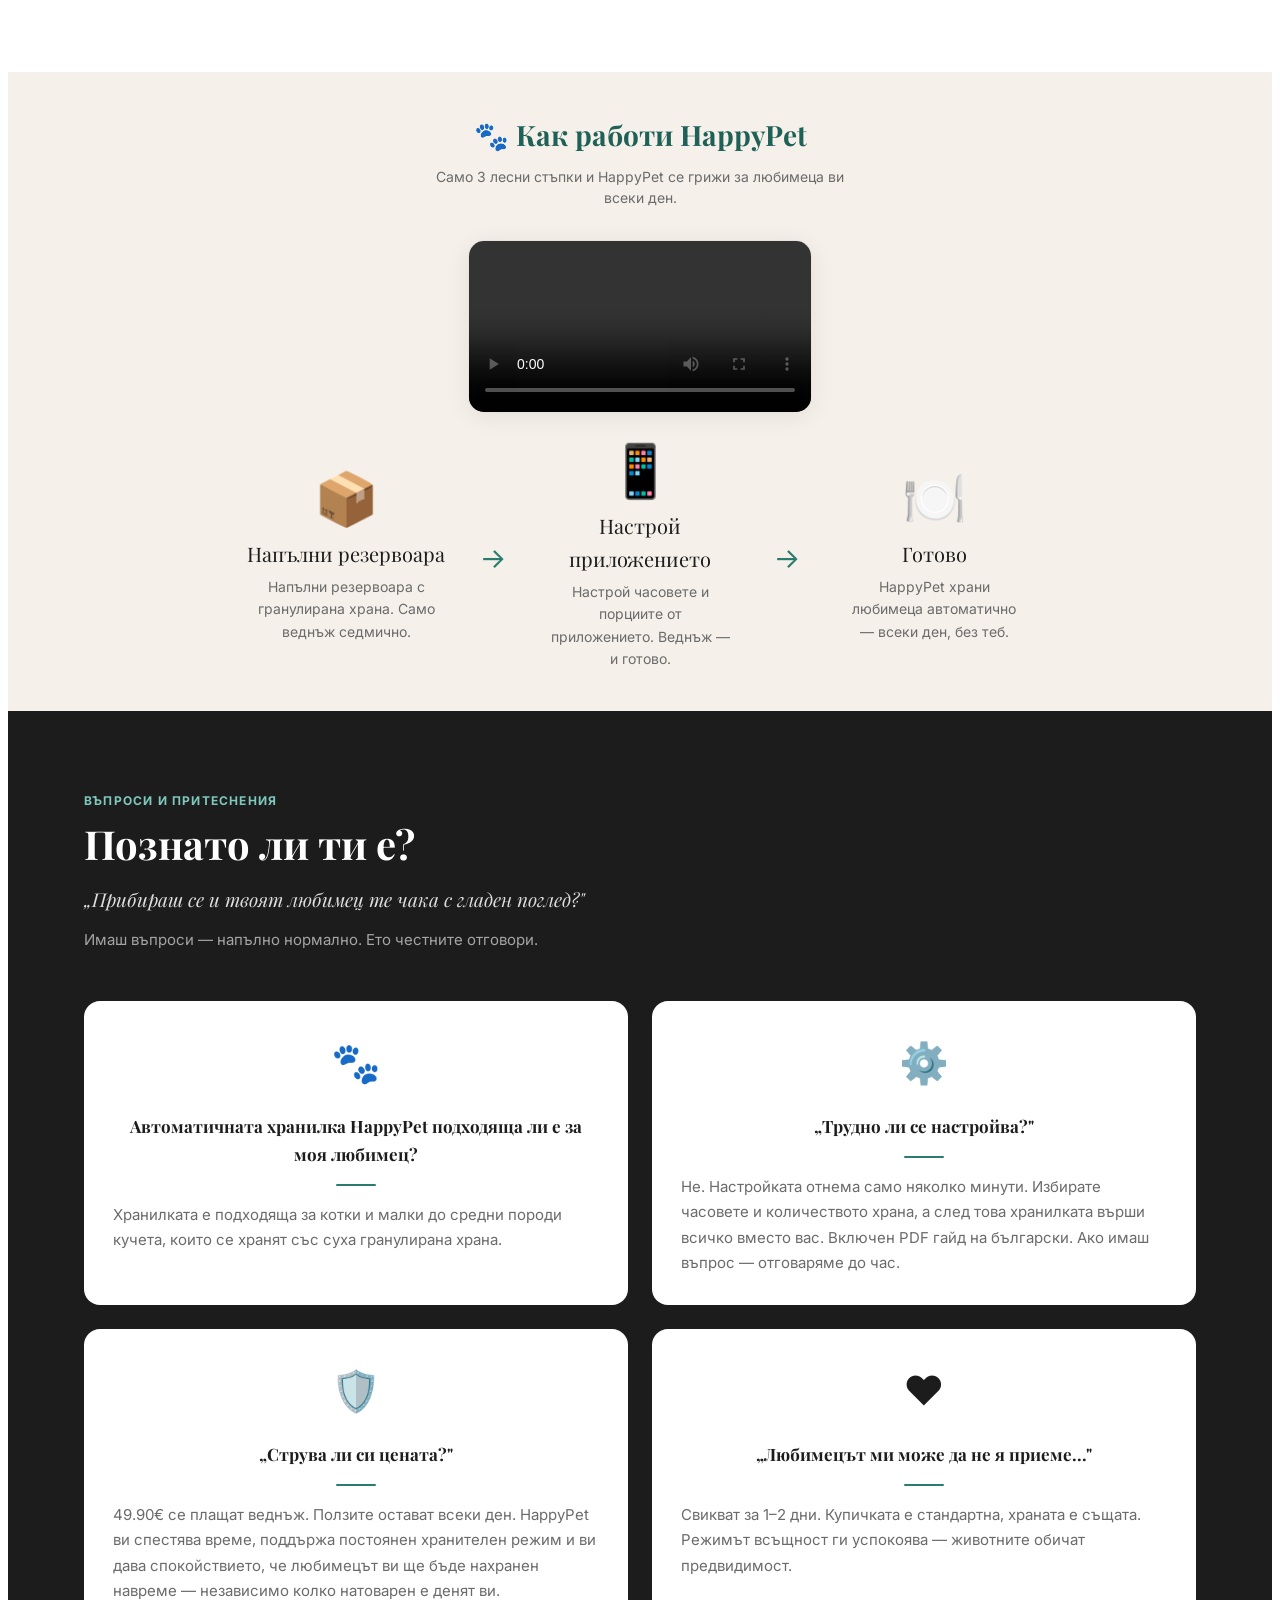
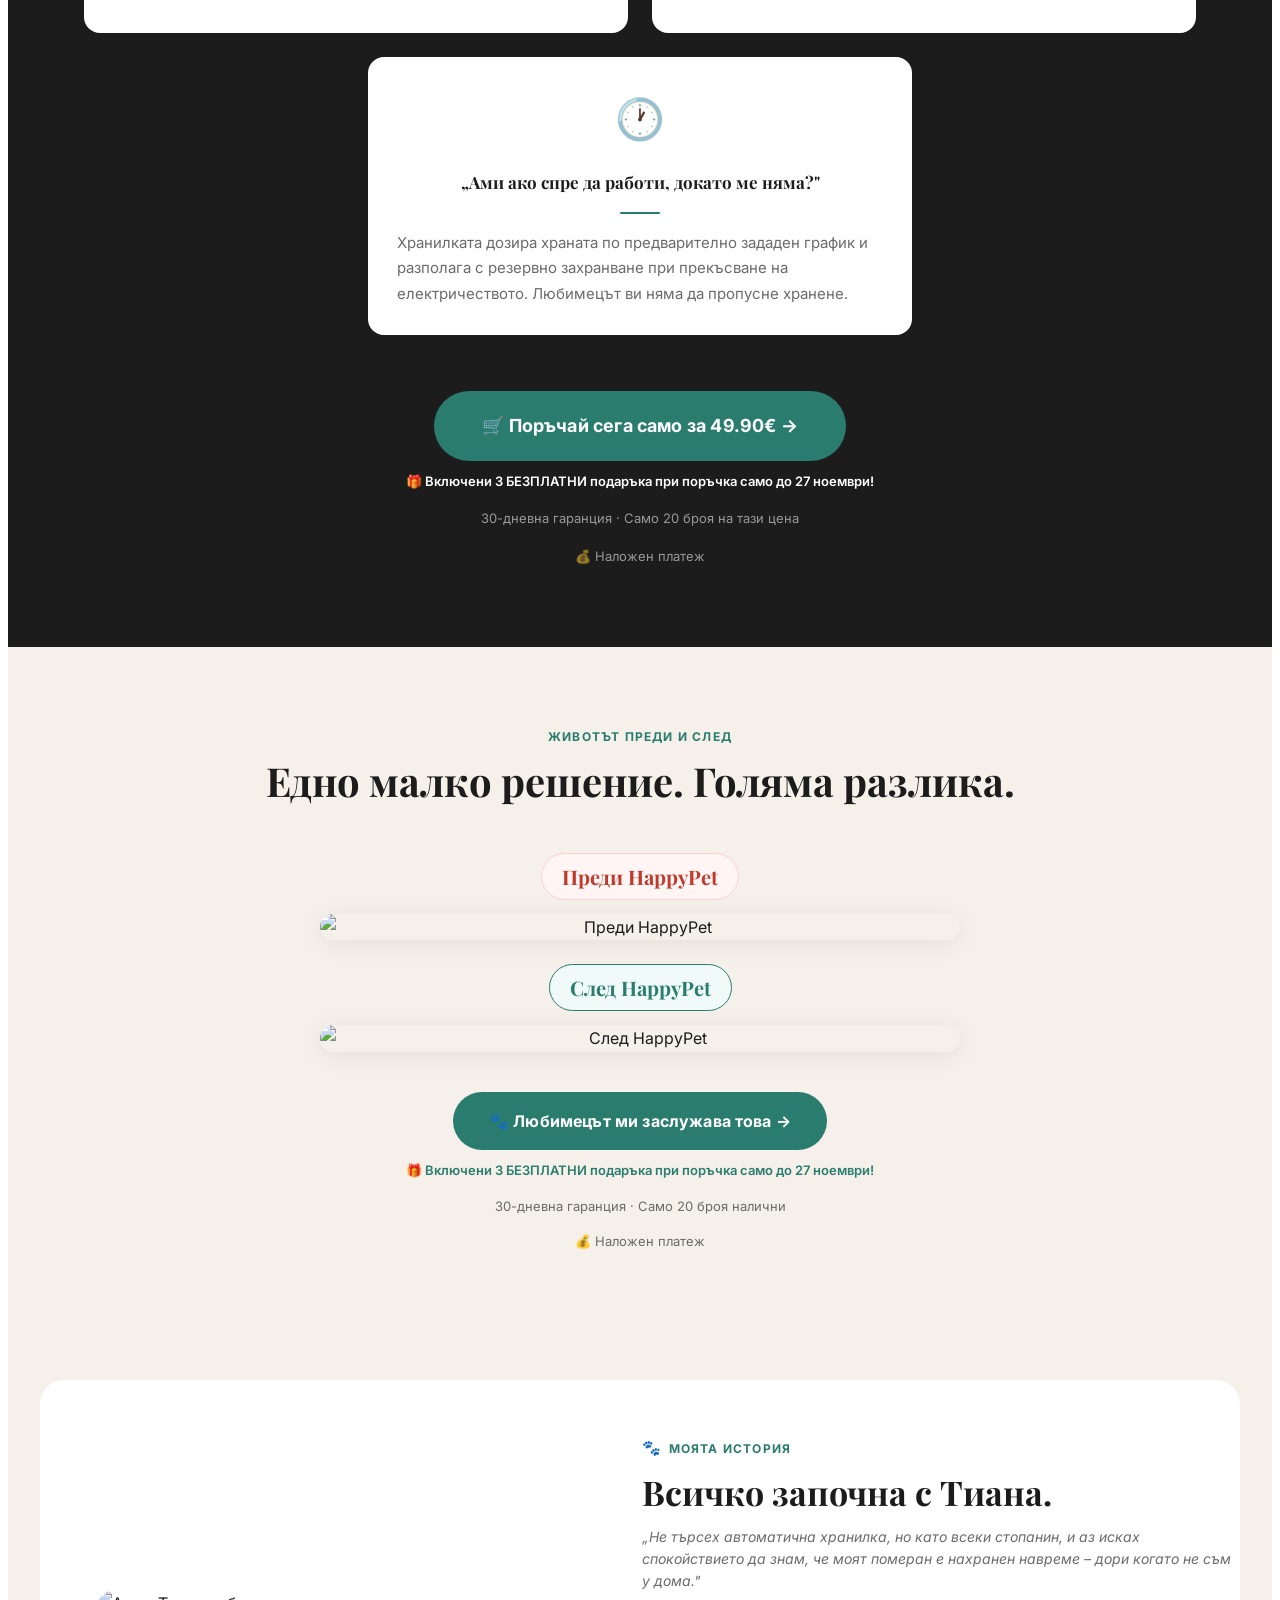
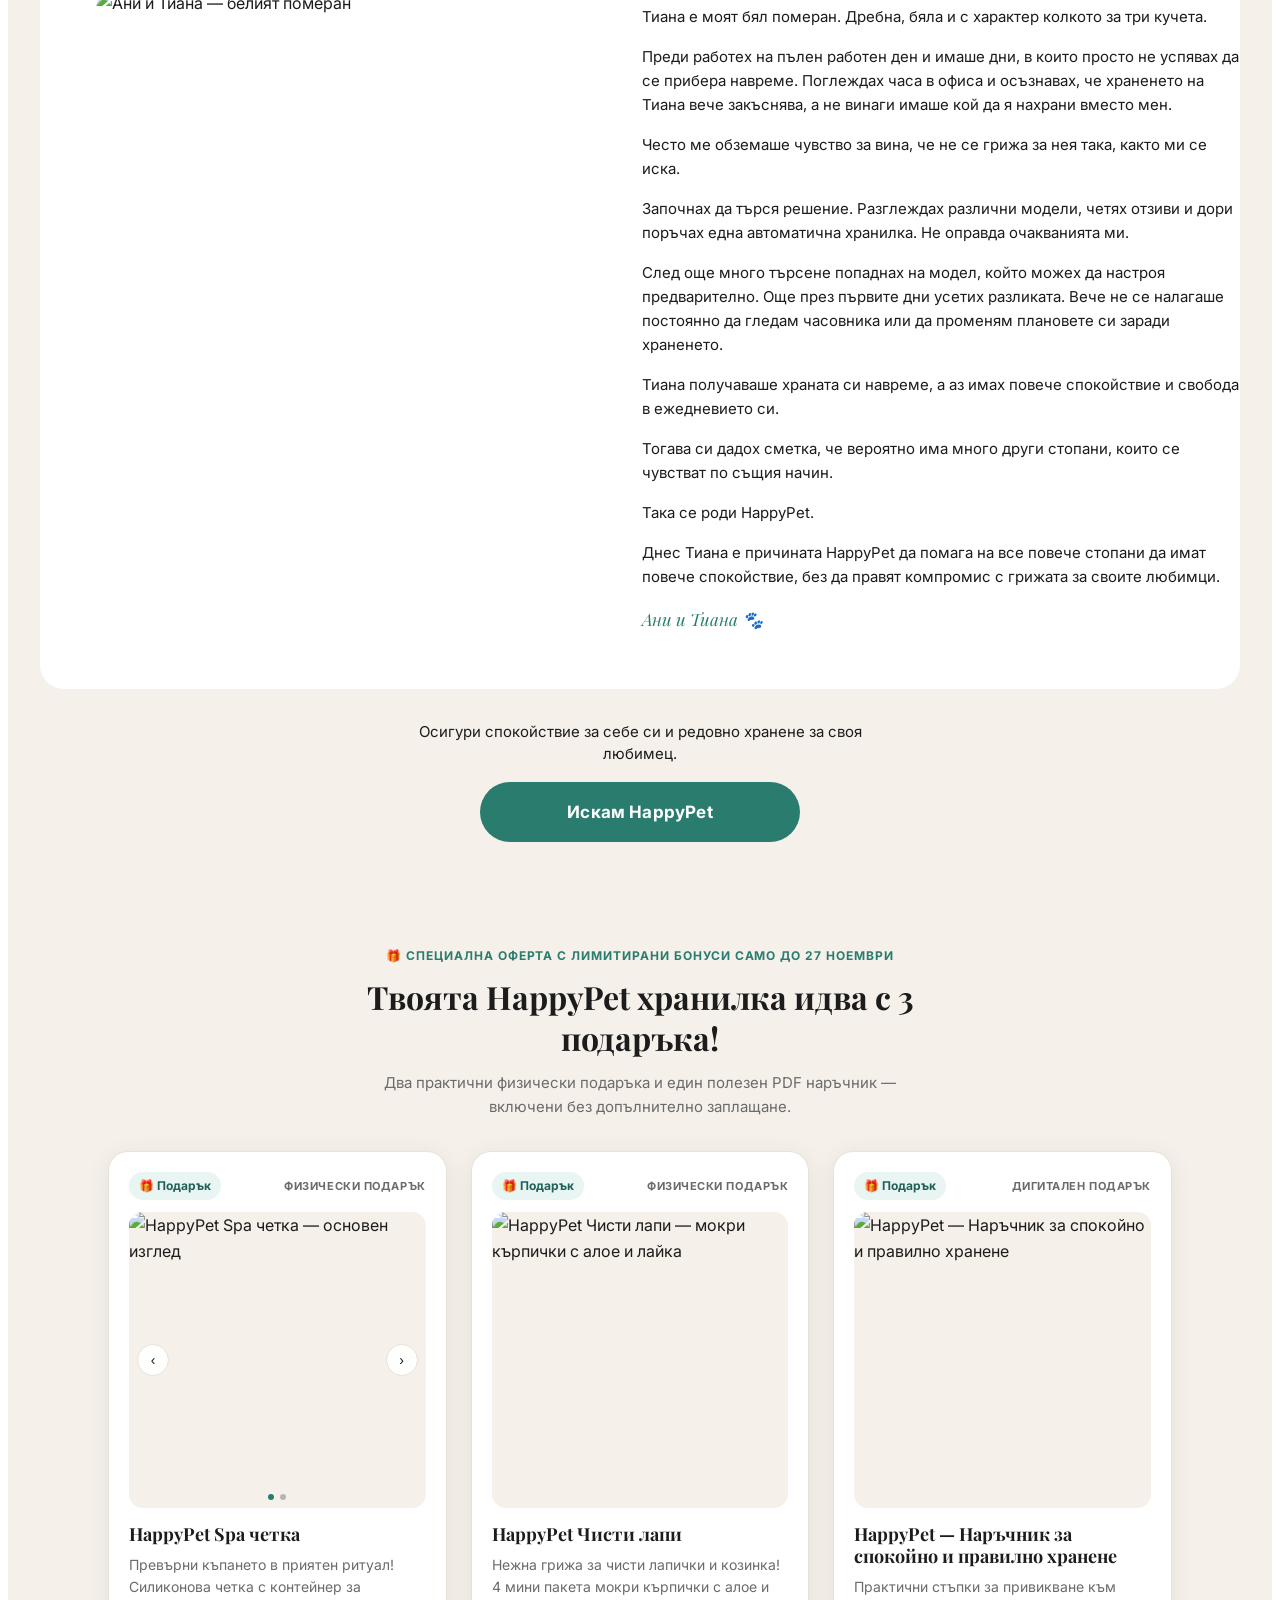
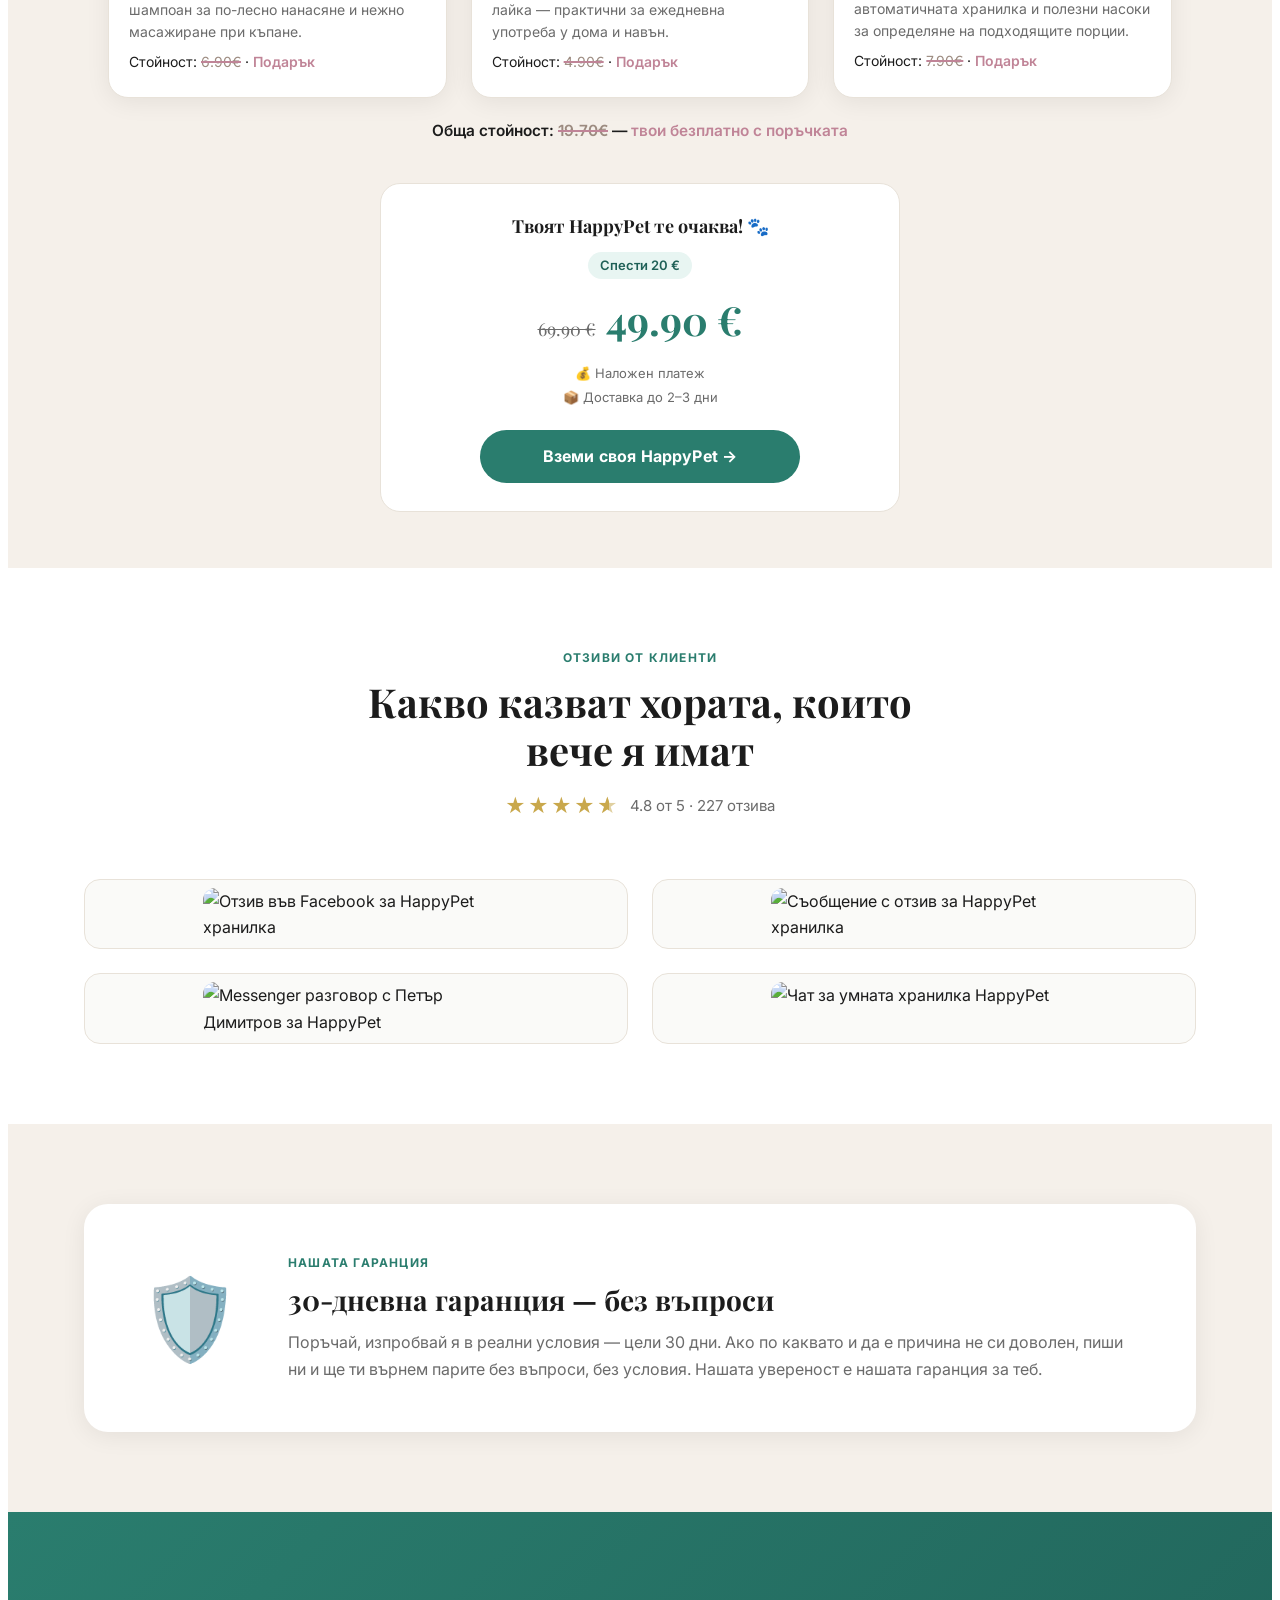
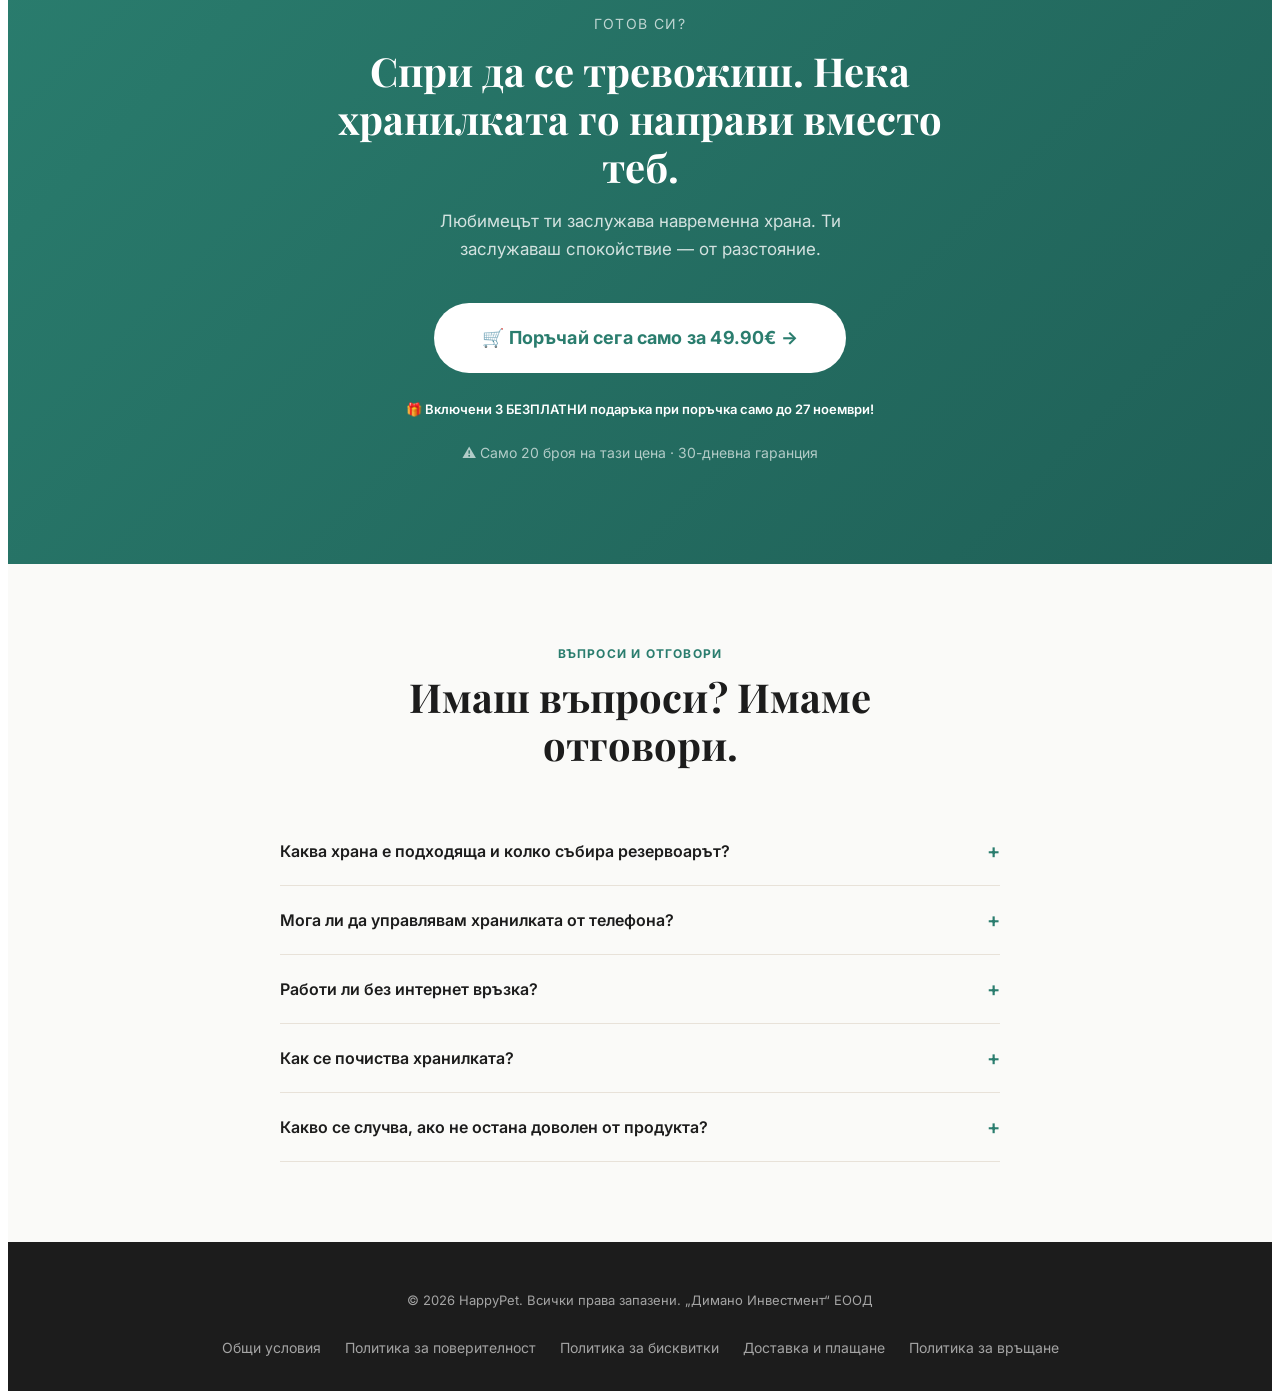
<file: pet-feeder-embed.html>
<!-- ===========================================================
     HappyPet Product Page — Isolated iframe bootstrap
     Paste THIS ENTIRE block into the Convert Builder Custom Code
     widget, replacing everything currently there.
     =========================================================== -->
<div id="happypet-embed-root" style="width:100%;"></div>
<script>
(function () {
  var HTML_CONTENT = "<!DOCTYPE html>\n<html lang=\"bg\">\n<head>\n<meta charset=\"UTF-8\" />\n<meta name=\"viewport\" content=\"width=device-width, initial-scale=1.0\" />\n<title>\u0421\u043c\u0430\u0440\u0442 \u0410\u0432\u0442\u043e\u043c\u0430\u0442\u0438\u0447\u043d\u0430 \u0425\u0440\u0430\u043d\u0438\u043b\u043a\u0430 | WiFi + App \u041a\u043e\u043d\u0442\u0440\u043e\u043b | \u0411\u0435\u0437\u043f\u043b\u0430\u0442\u043d\u0430 \u0434\u043e\u0441\u0442\u0430\u0432\u043a\u0430<\/title>\n<meta name=\"description\" content=\"\u0421\u043c\u0430\u0440\u0442 \u0430\u0432\u0442\u043e\u043c\u0430\u0442\u0438\u0447\u043d\u0430 \u0445\u0440\u0430\u043d\u0438\u043b\u043a\u0430 \u0437\u0430 \u043a\u043e\u0442\u043a\u0438 \u0438 \u043c\u0430\u043b\u043a\u0438 \u043a\u0443\u0447\u0435\u0442\u0430 2L \u0441 WiFi, \u0442\u0430\u0439\u043c\u0435\u0440 \u0438 app \u043a\u043e\u043d\u0442\u0440\u043e\u043b. \u0414\u043e 6 \u0445\u0440\u0430\u043d\u0435\u043d\u0438\u044f \u043d\u0430 \u0434\u0435\u043d \u043e\u0442 \u0442\u0435\u043b\u0435\u0444\u043e\u043d\u0430. \u0412\u0433\u0440\u0430\u0434\u0435\u043d\u0430 \u043a\u0430\u043c\u0435\u0440\u0430. \u041f\u0440\u043e\u043c\u043e \u0446\u0435\u043d\u0430 49.90\u20ac.\" />\n<script type=\"text/javascript\">\n    (function(c,l,a,r,i,t,y){\n        c[a]=c[a]||function(){(c[a].q=c[a].q||[]).push(arguments)};\n        t=l.createElement(r);t.async=1;t.src=\"https://www.clarity.ms/tag/\"+i;\n        y=l.getElementsByTagName(r)[0];y.parentNode.insertBefore(t,y);\n    })(window, document, \"clarity\", \"script\", \"ymab9ai6kj\");\n<\/script>\n<link rel=\"preconnect\" href=\"https://fonts.googleapis.com\" />\n<link rel=\"preconnect\" href=\"https://fonts.gstatic.com\" crossorigin />\n<link href=\"https://fonts.googleapis.com/css2?family=Playfair+Display:wght@400;500;600;700&family=Inter:wght@300;400;500;600;700&display=swap\" rel=\"stylesheet\" />\n<style>\n  *, *::before, *::after { box-sizing: border-box; margin: 0; padding: 0; }\n\n  :root {\n    --bg: #FAFAF8;\n    --bg-beige: #F5F0EA;\n    --teal: #2A7D6E;\n    --teal-dark: #1f6057;\n    --gold: #C9A84C;\n    --text: #1C1C1C;\n    --text-muted: #6B6B6B;\n    --white: #FFFFFF;\n    --border: #E8E2D9;\n    --radius: 16px;\n    --radius-btn: 50px;\n    --shadow: 0 4px 24px rgba(0,0,0,0.07);\n    --shadow-hover: 0 8px 40px rgba(0,0,0,0.12);\n  }\n\n  html { scroll-behavior: smooth !important; max-width: 100%; overflow-x: hidden; }\n\n  body {\n    font-family: 'Inter', sans-serif;\n    background: var(--bg);\n    color: var(--text);\n    font-size: 16px;\n    line-height: 1.65;\n    -webkit-font-smoothing: antialiased;\n    max-width: 100%;\n    overflow-x: hidden;\n    width: 100%;\n  }\n\n  .hero, .container, .container-sm, section { max-width: 100%; box-sizing: border-box; }\n\n  h1, h2, h3, h4 {\n    font-family: 'Playfair Display', serif;\n    line-height: 1.2;\n  }\n\n  img { max-width: 100% !important; height: auto; display: block; box-sizing: border-box; }\n  a { text-decoration: none; color: inherit; }\n\n  /* \u2500\u2500\u2500 TOP BAR (single-line scrolling ticker) \u2500\u2500\u2500 */\n  .top-bar {\n    background: var(--teal) !important;\n    color: var(--white) !important;\n    padding: 8px 0 !important;\n    font-size: 13px !important;\n    font-weight: 500 !important;\n    letter-spacing: 0.02em !important;\n    overflow: hidden;\n    white-space: nowrap;\n  }\n  .top-bar-track {\n    display: inline-flex;\n    align-items: center;\n    white-space: nowrap;\n    animation: top-bar-scroll 16s linear infinite;\n  }\n  .top-bar-track span { margin: 0 20px; white-space: nowrap; }\n  .top-bar-track .sep { opacity: 0.4; }\n  @keyframes top-bar-scroll {\n    from { transform: translateX(0); }\n    to   { transform: translateX(-50%); }\n  }\n  @media (max-width: 600px) {\n    .top-bar-track { animation-duration: 12s; }\n  }\n\n  /* \u2500\u2500\u2500 STICKY BUY BAR \u2500\u2500\u2500 */\n  .sticky-bar {\n    display: none;\n    position: fixed;\n    bottom: 0; left: 0; right: 0;\n    background: var(--white);\n    border-top: 1px solid var(--border);\n    padding: 12px 20px;\n    z-index: 1000;\n    box-shadow: 0 -4px 20px rgba(0,0,0,0.1);\n    align-items: center;\n    justify-content: space-between;\n    gap: 12px;\n  }\n  .sticky-bar.visible { display: flex !important; }\n  .sticky-bar-text { font-size: 14px; font-weight: 600; }\n  .sticky-bar-price { color: var(--teal); font-size: 18px; font-weight: 700; }\n  .sticky-bar-btn {\n    background: var(--teal) !important;\n    color: var(--white) !important;\n    border: none;\n    border-radius: var(--radius-btn);\n    padding: 12px 24px;\n    font-size: 15px;\n    font-weight: 700;\n    cursor: pointer;\n    white-space: nowrap;\n    transition: background 0.2s;\n    font-family: 'Inter', sans-serif;\n  }\n  .sticky-bar-btn:hover { background: var(--teal-dark) !important; }\n\n  /* \u2500\u2500\u2500 CONTAINER \u2500\u2500\u2500 */\n  .container { max-width: 1160px; margin: 0 auto; padding: 0 24px; }\n  .container-sm { max-width: 780px; margin: 0 auto; padding: 0 24px; }\n\n  /* \u2500\u2500\u2500 BADGE \u2500\u2500\u2500 */\n  .badge {\n    display: inline-flex;\n    align-items: center;\n    gap: 6px;\n    background: #FFF8E7;\n    border: 1px solid var(--gold);\n    color: #8B6914;\n    font-size: 12px;\n    font-weight: 600;\n    padding: 4px 12px;\n    border-radius: 50px;\n    letter-spacing: 0.05em;\n    text-transform: uppercase;\n  }\n\n  /* \u2500\u2500\u2500 BUTTONS \u2500\u2500\u2500 */\n  .btn-primary {\n    display: inline-flex !important;\n    align-items: center !important;\n    justify-content: center !important;\n    gap: 8px !important;\n    background: var(--teal) !important;\n    color: var(--white) !important;\n    border: none !important;\n    border-radius: var(--radius-btn) !important;\n    padding: 16px 36px !important;\n    min-height: 48px !important;\n    font-family: 'Inter', sans-serif !important;\n    font-size: 16px !important;\n    font-weight: 700 !important;\n    cursor: pointer !important;\n    transition: background 0.2s, transform 0.15s, box-shadow 0.2s !important;\n    text-align: center !important;\n    letter-spacing: 0.01em;\n  }\n  .btn-primary:hover {\n    background: var(--teal-dark) !important;\n    transform: translateY(-1px) !important;\n    box-shadow: 0 4px 16px rgba(42,125,110,0.22) !important;\n  }\n  .btn-primary.large { padding: 20px 48px !important; font-size: 18px !important; }\n  .btn-secondary {\n    display: inline-flex;\n    align-items: center;\n    justify-content: center;\n    gap: 8px;\n    background: transparent;\n    color: var(--teal);\n    border: 2px solid var(--teal);\n    border-radius: var(--radius-btn);\n    padding: 14px 32px;\n    font-family: 'Inter', sans-serif;\n    font-size: 15px;\n    font-weight: 600;\n    cursor: pointer;\n    transition: all 0.2s;\n  }\n  .btn-secondary:hover { background: var(--teal); color: var(--white); }\n\n  /* \u2500\u2500\u2500 GIFTS SECONDARY CTA (hero) \u2500\u2500\u2500 */\n  .gifts-link-cta {\n    display: block;\n    text-align: center;\n    font-family: 'Inter', sans-serif;\n    font-size: 14px;\n    font-weight: 600;\n    color: var(--teal-dark);\n    padding: 10px 8px;\n    margin-bottom: 20px;\n    min-height: 40px;\n    cursor: pointer;\n  }\n  .gifts-link-cta:hover { color: var(--teal); text-decoration: underline; }\n\n  /* \u2500\u2500\u2500 HERO \u2500\u2500\u2500 */\n  .hero {\n    background: var(--white);\n    padding: 60px 0 80px;\n  }\n\n  /* Desktop: 2-column grid */\n  .hero-inner {\n    display: grid;\n    grid-template-columns: 60% 40%;\n    grid-template-rows: auto;\n    column-gap: 60px;\n    row-gap: 0;\n    align-items: start;\n  }\n  /* Desktop column assignments */\n  .hero-image-wrap   { grid-column: 1; grid-row: 1 / 99; }\n  .hi-audience       { grid-column: 2; }\n  .hi-headline       { grid-column: 2; margin-top: 14px; }\n  .hi-subheadline    { grid-column: 2; margin-top: 10px; }\n  .hi-mechanism      { grid-column: 2; margin-top: 16px; }\n  .hi-trust          { grid-column: 2; margin-top: 18px; }\n  .hi-bullets        { grid-column: 2; margin-top: 18px; }\n  .hi-rest           { grid-column: 2; margin-top: 16px; }\n\n  .hero-image-wrap {\n    border-radius: var(--radius);\n    overflow: hidden;\n    background: var(--bg-beige);\n    aspect-ratio: 1 / 1;\n    display: flex;\n    align-items: center;\n    justify-content: center;\n  }\n  .hero-image-wrap img {\n    width: 100%;\n    height: 100%;\n    object-fit: contain;\n    border-radius: var(--radius);\n  }\n\n  /* Headline (H1) */\n  .hero-h1 {\n    font-family: 'Playfair Display', serif;\n    font-size: clamp(26px, 5.5vw, 44px);\n    font-weight: 700;\n    color: var(--text);\n    line-height: 1.2;\n    margin: 0;\n  }\n  .hero-h1 .hero-h1-accent { color: var(--teal); }\n\n  /* Brand mark \u2014 above the subheadline, deliberately separated from the H1 */\n  .hero-brand-mark {\n    font-family: 'Playfair Display', serif;\n    font-weight: 700;\n    font-size: clamp(19px, 3vw, 23px);\n    color: var(--teal-dark);\n    line-height: 1.2;\n    letter-spacing: 0.01em;\n    margin-top: 20px;\n    padding-top: 16px;\n    margin-bottom: 8px;\n    border-top: 1px solid var(--border);\n  }\n\n  /* Subheadline */\n  .hero-subheadline {\n    font-family: 'Inter', sans-serif;\n    font-size: clamp(15px, 2vw, 17px);\n    font-weight: 400;\n    color: var(--text-muted);\n    line-height: 1.6;\n    margin: 0;\n  }\n  .hero-subheadline strong { color: var(--text); font-weight: 700; }\n\n  /* Smart Routine mechanism block */\n  .hero-mechanism {\n    background: #F0FAF8;\n    border: 1px solid #C5E8E2;\n    border-radius: 14px;\n    padding: 12px 16px;\n  }\n  .hero-mechanism-label {\n    font-size: 12px;\n    font-weight: 700;\n    text-transform: uppercase;\n    letter-spacing: 0.05em;\n    color: var(--teal-dark);\n    margin-bottom: 4px;\n  }\n  .hero-mechanism-text {\n    font-size: 13px;\n    color: var(--text-muted);\n    line-height: 1.5;\n  }\n\n  /* Trust row: badges + rating */\n  .hero-trust {\n    display: flex;\n    align-items: center;\n    flex-wrap: wrap;\n    gap: 14px;\n  }\n  .hero-badges { display: flex; gap: 8px; flex-wrap: wrap; }\n  .hero-stars { display: flex; align-items: center; gap: 8px; }\n  .stars { color: var(--gold); font-size: 18px; letter-spacing: 2px; }\n  .hero-stars a { font-size: 13px; color: var(--text-muted); border-bottom: 1px solid var(--border); }\n  .hero-price { margin-bottom: 22px; }\n  .price-old { font-size: 16px; color: var(--text-muted); text-decoration: line-through; }\n  .price-new { font-size: 38px; font-weight: 700; color: var(--teal); font-family: 'Playfair Display', serif; }\n  .price-save {\n    display: inline-block;\n    background: #E8F5F2;\n    color: var(--teal);\n    font-size: 13px;\n    font-weight: 600;\n    padding: 3px 10px;\n    border-radius: 50px;\n    margin-left: 10px;\n  }\n  .urgency-bar {\n    background: #E8F5F2;\n    border: 1.5px solid #2A7D6E;\n    border-radius: 10px;\n    padding: 12px 16px;\n    font-size: 13px;\n    font-weight: 600;\n    color: #1f6057;\n    margin-bottom: 20px;\n    display: flex;\n    align-items: center;\n    gap: 8px;\n    flex-wrap: wrap;\n  }\n\n  /* \u2500\u2500\u2500 AUDIENCE PILL \u2500\u2500\u2500 */\n  .audience-pill {\n    display: inline-flex;\n    align-items: center;\n    gap: 8px;\n    background: var(--bg-beige);\n    border: 1px solid var(--border);\n    border-radius: 50px;\n    padding: 8px 16px;\n    font-size: 13px;\n    color: var(--text-muted);\n    font-weight: 500;\n    margin-bottom: 20px;\n    line-height: 1.45;\n  }\n  .audience-pill strong { color: var(--text); font-weight: 600; }\n  .hero-bullets { list-style: none; margin-bottom: 28px; }\n  .hero-bullets li {\n    display: flex;\n    align-items: flex-start;\n    gap: 10px;\n    font-size: 15px;\n    line-height: 1.6;\n    margin-bottom: 18px;\n    color: var(--text);\n  }\n  .hero-bullets li .icon { color: var(--teal); font-size: 18px; flex-shrink: 0; margin-top: 1px; }\n  .hero-bullets li .benefit-text { flex: 1; }\n  .hero-bullets li .benefit-hook {\n    display: block;\n    font-weight: 700;\n    color: var(--text);\n    margin-bottom: 3px;\n  }\n  .hero-bullets li .benefit-detail {\n    display: block;\n    font-weight: 400;\n    color: var(--text-muted);\n    font-size: 14px;\n    line-height: 1.55;\n  }\n  .hero-bullets li .benefit-text strong { color: var(--text); font-weight: 700; }\n\n  /* \u2500\u2500\u2500 PACKAGE CARDS \u2500\u2500\u2500 */\n  .pkg-label { font-size: 13px; font-weight: 700; text-transform: uppercase; letter-spacing: 0.06em; color: var(--text-muted); margin-bottom: 12px; }\n  .pkg-cards { display: flex; flex-direction: column; gap: 10px; margin-bottom: 24px; }\n  .pkg-card {\n    border: 2px solid var(--border);\n    border-radius: 14px;\n    padding: 14px 16px;\n    background: var(--white);\n    cursor: pointer;\n    transition: border-color 0.2s, box-shadow 0.2s;\n    position: relative;\n  }\n  .pkg-card:hover { border-color: var(--teal); box-shadow: 0 4px 16px rgba(42,125,110,0.1); }\n  .pkg-card.selected { border-color: var(--teal) !important; background: #F0FAF8; }\n  .pkg-card.popular { border-color: var(--teal); }\n  .pkg-popular-badge {\n    position: absolute;\n    top: -11px;\n    left: 16px;\n    background: var(--teal);\n    color: var(--white);\n    font-size: 11px;\n    font-weight: 700;\n    padding: 3px 12px;\n    border-radius: 50px;\n    letter-spacing: 0.04em;\n    text-transform: uppercase;\n  }\n  .pkg-card-inner { display: flex; justify-content: space-between; align-items: center; gap: 10px; }\n  .pkg-card-name { font-weight: 700; font-size: 14px; margin-bottom: 2px; }\n  .pkg-card-desc { font-size: 12px; color: var(--text-muted); }\n  .pkg-card-price { text-align: right; flex-shrink: 0; }\n  .pkg-price-main { font-size: 20px; font-weight: 700; color: var(--teal); font-family: 'Playfair Display', serif; }\n  .pkg-price-old { font-size: 12px; color: var(--text-muted); text-decoration: line-through; }\n  .pkg-radio { width: 18px; height: 18px; border: 2px solid var(--border); border-radius: 50%; flex-shrink: 0; display: flex; align-items: center; justify-content: center; }\n  .pkg-card.selected .pkg-radio { border-color: var(--teal); background: var(--teal); }\n  .pkg-card.selected .pkg-radio::after { content: ''; width: 7px; height: 7px; background: white; border-radius: 50%; display: block; }\n\n  /* \u2500\u2500\u2500 TRUST BADGES \u2500\u2500\u2500 */\n  .trust-badges { display: flex; gap: 16px; flex-wrap: wrap; margin-top: 20px; padding-top: 20px; border-top: 1px solid var(--border); }\n  .trust-item { display: flex; align-items: center; gap: 7px; font-size: 12px; color: var(--text-muted); font-weight: 500; }\n  .trust-item .ti { font-size: 18px; color: var(--teal); }\n\n  /* \u2500\u2500\u2500 HERO GUARANTEE NOTE \u2500\u2500\u2500 */\n  .hero-guarantee-note {\n    background: #F0FAF8;\n    border: 1px solid #C5E8E2;\n    border-radius: 12px;\n    padding: 14px 16px;\n    font-size: 13px;\n    color: var(--text-muted);\n    line-height: 1.6;\n    margin-top: 16px;\n  }\n  .hero-guarantee-note strong { color: var(--text); }\n\n  /* \u2500\u2500\u2500 SECTION GENERIC \u2500\u2500\u2500 */\n  section { padding: 80px 0; }\n  .section-label { font-size: 12px; font-weight: 700; text-transform: uppercase; letter-spacing: 0.1em; color: var(--teal); margin-bottom: 10px; }\n  .section-title { font-size: clamp(26px, 3.5vw, 40px); font-weight: 700; color: var(--text); margin-bottom: 16px; }\n  .section-sub { font-size: 17px; color: var(--text-muted); max-width: 560px; }\n\n  /* \u2500\u2500\u2500 PROBLEM SECTION \u2500\u2500\u2500 */\n  .problem-section { background: var(--text); color: var(--white); }\n  .problem-section .section-label { color: #7EC8BD; }\n  .problem-section .section-title { color: var(--white); }\n  .problem-section .section-sub { color: rgba(255,255,255,0.7); }\n  .problem-grid { display: grid; grid-template-columns: 1fr 1fr; gap: 20px; margin-top: 48px; }\n  .problem-card {\n    background: rgba(255,255,255,0.06);\n    border: 1px solid rgba(255,255,255,0.1);\n    border-radius: var(--radius);\n    padding: 28px;\n  }\n  .problem-icon { font-size: 36px; margin-bottom: 14px; }\n  .problem-card h3 { font-size: 18px; color: var(--white); margin-bottom: 8px; font-family: 'Inter', sans-serif; font-weight: 600; }\n  .problem-card p { font-size: 14px; color: rgba(255,255,255,0.65); line-height: 1.7; }\n  .problem-image-placeholder {\n    background: rgba(255,255,255,0.05);\n    border: 2px dashed rgba(255,255,255,0.15);\n    border-radius: var(--radius);\n    padding: 48px;\n    text-align: center;\n    color: rgba(255,255,255,0.35);\n    font-size: 13px;\n    margin-top: 48px;\n    font-style: italic;\n  }\n\n  /* \u2500\u2500\u2500 SOLUTION SECTION \u2500\u2500\u2500 */\n  .solution-section { background: var(--bg-beige); }\n  .solution-inner { display: grid; grid-template-columns: 1fr 1fr; gap: 60px; align-items: center; }\n  .solution-img-placeholder {\n    background: var(--white);\n    border: 2px dashed var(--border);\n    border-radius: var(--radius);\n    aspect-ratio: 4/3;\n    display: flex;\n    align-items: center;\n    justify-content: center;\n    color: var(--text-muted);\n    font-size: 13px;\n    font-style: italic;\n    text-align: center;\n    padding: 24px;\n  }\n\n  /* \u2500\u2500\u2500 FEATURES SECTION \u2500\u2500\u2500 */\n  .features-section { background: var(--white); }\n  .features-grid { display: grid; grid-template-columns: repeat(3, 1fr); gap: 32px; margin-top: 56px; }\n  .feature-card {\n    background: var(--bg);\n    border-radius: var(--radius);\n    padding: 36px 28px;\n    transition: transform 0.25s, box-shadow 0.25s;\n  }\n  .feature-card:hover { transform: translateY(-4px); box-shadow: var(--shadow-hover); }\n  .feature-icon { font-size: 44px; margin-bottom: 20px; }\n  .feature-card h3 { font-size: 20px; margin-bottom: 12px; font-family: 'Playfair Display', serif; }\n  .feature-card p { font-size: 15px; color: var(--text-muted); line-height: 1.7; }\n  .feature-img-placeholder {\n    background: var(--bg-beige);\n    border: 2px dashed var(--border);\n    border-radius: 10px;\n    padding: 20px;\n    text-align: center;\n    color: var(--text-muted);\n    font-size: 12px;\n    font-style: italic;\n    margin-top: 16px;\n  }\n\n  /* \u2500\u2500\u2500 HOW IT WORKS \u2500\u2500\u2500 */\n  .how-section { background: var(--bg-beige); }\n  .how-steps { display: grid; grid-template-columns: repeat(3, 1fr); gap: 32px; margin-top: 56px; }\n  .how-step { text-align: center; }\n  .step-number {\n    width: 60px; height: 60px;\n    background: var(--teal);\n    color: var(--white);\n    border-radius: 50%;\n    display: flex; align-items: center; justify-content: center;\n    font-size: 22px;\n    font-weight: 700;\n    font-family: 'Playfair Display', serif;\n    margin: 0 auto 20px;\n  }\n  .step-connector { display: none; }\n  .how-step h3 { font-size: 20px; margin-bottom: 10px; }\n  .how-step p { font-size: 15px; color: var(--text-muted); }\n\n  /* \u2500\u2500\u2500 REVIEWS \u2500\u2500\u2500 */\n  .reviews-section { background: var(--white); }\n  .reviews-grid { display: grid; grid-template-columns: repeat(2, 1fr); gap: 24px; margin-top: 56px; }\n  .review-card {\n    background: var(--bg);\n    border-radius: var(--radius);\n    padding: 8px;\n    border: 1px solid var(--border);\n    transition: box-shadow 0.2s;\n  }\n  .review-card:hover { box-shadow: var(--shadow-hover); }\n  .review-screenshot {\n    display: block;\n    width: 88%;\n    max-width: 360px;\n    height: auto;\n    margin: 0 auto;\n    border-radius: calc(var(--radius) - 4px);\n  }\n\n  @media (min-width: 900px) {\n    .review-screenshot { width: 58%; max-width: 230px; }\n  }\n\n  /* \u2500\u2500\u2500 GUARANTEE \u2500\u2500\u2500 */\n  .guarantee-section { background: var(--bg-beige); }\n  .guarantee-inner {\n    display: flex;\n    align-items: center;\n    gap: 48px;\n    background: var(--white);\n    border-radius: 24px;\n    padding: 48px 56px;\n    box-shadow: var(--shadow);\n  }\n  .guarantee-icon { font-size: 80px; flex-shrink: 0; }\n  .guarantee-title { font-size: 28px; margin-bottom: 12px; }\n  .guarantee-text { font-size: 16px; color: var(--text-muted); line-height: 1.7; }\n\n  /* \u2500\u2500\u2500 FINAL CTA \u2500\u2500\u2500 */\n  .final-cta-section {\n    background: linear-gradient(135deg, var(--teal) 0%, #1f6057 100%);\n    color: var(--white);\n    text-align: center;\n    padding: 100px 0;\n  }\n  .final-cta-section .section-title { color: var(--white); max-width: 640px; margin: 0 auto 16px; }\n  .final-cta-section .section-sub { color: rgba(255,255,255,0.8); margin: 0 auto 40px; }\n  .final-cta-section .btn-primary { background: var(--white) !important; color: var(--teal) !important; font-size: 18px !important; }\n  .final-cta-section .btn-primary:hover { background: #F0FAF8 !important; }\n  .final-cta-note { margin-top: 20px; font-size: 14px; color: rgba(255,255,255,0.65); }\n\n  /* \u2500\u2500\u2500 OBJECTIONS / \"\u041f\u041e\u0417\u041d\u0410\u0422\u041e \u041b\u0418 \u0422\u0418 \u0415\" FAQ SECTION \u2500\u2500\u2500 */\n  .objections-section { background: #1C1C1C; }\n  .objections-section .section-label { color: #7EC8BD; }\n  .objections-section .section-title { color: var(--white); }\n  .objections-sub {\n    font-size: 19px;\n    color: rgba(255,255,255,0.85);\n    font-family: 'Playfair Display', serif;\n    font-style: italic;\n    margin-bottom: 12px;\n    max-width: 600px;\n  }\n  .objections-intro {\n    font-size: 15px;\n    color: rgba(255,255,255,0.6);\n    max-width: 560px;\n    margin-bottom: 48px;\n  }\n  .objections-grid {\n    display: grid;\n    grid-template-columns: repeat(2, 1fr);\n    gap: 24px;\n  }\n  .objection-card {\n    background: var(--white);\n    border: 1.5px solid transparent;\n    border-radius: 16px;\n    padding: 28px;\n    text-align: center;\n    transition: box-shadow 0.2s ease, border-color 0.2s ease, transform 0.2s ease;\n  }\n  .objection-card:hover {\n    border-color: var(--teal);\n    box-shadow: 0 8px 24px rgba(0,0,0,0.10);\n    transform: translateY(-2px);\n  }\n  .objection-card.last { grid-column: 1 / -1; max-width: calc(50% - 12px); margin: 0 auto; }\n  .objection-icon { font-size: 40px; margin-bottom: 16px; }\n  .objection-q {\n    font-family: 'Playfair Display', serif;\n    font-weight: 700;\n    font-size: 17px;\n    color: var(--text);\n    margin-bottom: 16px;\n  }\n  .objection-divider { width: 40px; height: 2px; background: var(--teal); margin: 0 auto 16px; border-radius: 2px; }\n  .objection-a {\n    font-family: 'Inter', sans-serif;\n    font-size: 15px;\n    color: #6B6B6B;\n    line-height: 1.7;\n    text-align: left;\n  }\n  .objections-cta { text-align: center; margin-top: 56px; }\n  .objections-cta-note { margin-top: 16px; font-size: 13px; color: rgba(255,255,255,0.55); }\n\n  @media (max-width: 768px) {\n    .objection-card.last { max-width: 100% !important; }\n  }\n  @media (max-width: 600px) {\n    .objections-grid { grid-template-columns: 1fr !important; }\n    .objection-card.last { grid-column: auto !important; max-width: 100% !important; }\n  }\n\n  /* \u2500\u2500\u2500 BEFORE / AFTER SECTION (mobile-first, always stacked) \u2500\u2500\u2500 */\n  .before-after-section {\n    background: var(--bg-beige);\n    padding: 48px 0;\n  }\n  .ba-header { text-align: center; margin-bottom: 32px; }\n  .ba-cards {\n    display: flex;\n    flex-direction: column;\n    gap: 24px;\n    max-width: 560px;\n    margin: 0 auto;\n    padding: 0 16px;\n  }\n  .ba-photo-block { text-align: center; }\n  .ba-photo-label {\n    display: inline-block;\n    font-family: 'Playfair Display', serif;\n    font-weight: 700;\n    font-size: 18px;\n    padding: 6px 20px;\n    border-radius: 50px;\n    margin-bottom: 14px;\n  }\n  .ba-photo-label.ba-before { background: #FFF5F5; color: #C0392B; border: 1px solid #FFCDD2; }\n  .ba-photo-label.ba-after  { background: #F0FAF8; color: #2A7D6E; border: 1.5px solid #2A7D6E; }\n  .ba-photo-img {\n    width: 100%;\n    border-radius: 16px;\n    box-shadow: var(--shadow);\n  }\n\n  .ba-cta { text-align: center; margin-top: 28px; padding: 0 16px; }\n  .ba-cta .btn-primary { width: 100%; text-align: center; }\n  .ba-cta-note { margin-top: 14px; font-size: 13px; color: var(--text-muted); text-align: center; }\n\n  @media (min-width: 768px) {\n    .before-after-section { padding: 80px 0; }\n    .ba-header { margin-bottom: 48px; }\n    .ba-cards { max-width: 640px; padding: 0; }\n    .ba-photo-label { font-size: 20px; }\n    .ba-cta { margin-top: 40px; padding: 0; }\n    .ba-cta .btn-primary { width: auto; }\n  }\n\n  /* \u2500\u2500\u2500 STORY SECTION (mobile-first, CSS grid areas) \u2500\u2500\u2500 */\n  .story-section {\n    background: var(--bg-beige);\n    padding: 48px 0;\n  }\n  .story-inner {\n    max-width: 1200px;\n    margin: 0 auto;\n    padding: 32px 18px;\n    background: var(--white);\n    border-radius: 24px;\n  }\n\n  /* Mobile order via grid-template-areas: label+title+subtitle -> photo -> body+signature */\n  .story-grid {\n    display: grid;\n    grid-template-columns: 1fr;\n    grid-template-areas:\n      \"texttop\"\n      \"photo\"\n      \"textbottom\";\n    row-gap: 24px;\n  }\n  .story-text-top    { grid-area: texttop; }\n  .story-photo-col   { grid-area: photo; }\n  .story-text-bottom { grid-area: textbottom; }\n\n  .story-label-row {\n    display: flex;\n    align-items: center;\n    gap: 8px;\n    justify-content: center;\n    margin-bottom: 10px;\n  }\n  .story-label-row .story-paw { color: var(--teal); font-size: 15px; }\n  .story-label {\n    font-size: 12px;\n    font-weight: 700;\n    text-transform: uppercase;\n    letter-spacing: 0.1em;\n    color: var(--teal);\n  }\n  .story-title {\n    font-family: 'Playfair Display', serif;\n    font-weight: 700;\n    font-size: clamp(24px, 6vw, 34px);\n    color: var(--text);\n    text-align: center;\n    line-height: 1.25;\n    max-width: 20ch;\n    margin: 0 auto 12px;\n  }\n  .story-subtitle {\n    font-family: 'Inter', sans-serif;\n    font-style: italic;\n    font-size: 14px;\n    color: var(--text-muted);\n    text-align: center;\n    line-height: 1.6;\n    max-width: 46ch;\n    margin: 0 auto;\n  }\n  .story-photo-wrap {\n    width: 100%;\n    max-width: 520px;\n    margin: 0 auto;\n  }\n  .story-photo {\n    width: 100%;\n    aspect-ratio: 1 / 1;\n    object-fit: cover;\n    object-position: center;\n    border-radius: 20px;\n    display: block;\n  }\n  .story-body p {\n    font-family: 'Inter', sans-serif;\n    font-size: 15px;\n    line-height: 1.6;\n    color: var(--text);\n    margin-bottom: 16px;\n    max-width: 60ch;\n    margin-left: auto;\n    margin-right: auto;\n  }\n  .story-signature {\n    font-family: 'Playfair Display', serif;\n    font-style: italic;\n    font-size: 17px;\n    color: var(--teal);\n    text-align: center;\n    margin-top: 8px;\n  }\n\n  @media (min-width: 900px) {\n    .story-inner { padding: 56px; }\n    .story-grid {\n      grid-template-columns: 45% 55%;\n      column-gap: 56px;\n      row-gap: 12px;\n      grid-template-areas:\n        \"photo texttop\"\n        \"photo textbottom\";\n      align-items: center;\n    }\n    .story-photo-col { align-self: center; }\n    .story-label-row, .story-title, .story-subtitle { text-align: left; justify-content: flex-start; }\n    .story-title { max-width: none; margin-left: 0; }\n    .story-subtitle { max-width: none; margin-left: 0; }\n    .story-body p { text-align: left; margin-left: 0; max-width: none; }\n    .story-signature { text-align: left; }\n    .story-photo-wrap { max-width: none; }\n  }\n\n  /* \u2500\u2500\u2500 STORY CTA \u2500\u2500\u2500 */\n  .story-final-cta {\n    text-align: center;\n    max-width: 520px;\n    margin: 32px auto 0;\n    padding: 0 18px;\n  }\n  .story-final-cta-note {\n    font-size: 15px;\n    color: var(--text);\n    margin-bottom: 16px;\n    line-height: 1.5;\n  }\n  .story-final-cta .btn-primary {\n    width: 90%;\n    min-height: 56px;\n    font-size: 17px !important;\n  }\n\n  @media (min-width: 600px) {\n    .story-final-cta .btn-primary { width: auto; min-width: 320px; }\n  }\n\n  /* \u2500\u2500\u2500 GIFTS SECTION (3 gifts, mobile-first) \u2500\u2500\u2500 */\n  .bonus-section {\n    background: var(--bg-beige);\n    padding: 56px 0;\n  }\n  .bonus-header {\n    text-align: center;\n    max-width: 640px;\n    margin: 0 auto 32px;\n    padding: 0 18px;\n  }\n  .bonus-eyebrow {\n    font-size: 12px;\n    font-weight: 700;\n    text-transform: uppercase;\n    letter-spacing: 0.08em;\n    color: var(--teal);\n    margin-bottom: 10px;\n  }\n  .bonus-header-title {\n    font-family: 'Playfair Display', serif;\n    font-weight: 700;\n    font-size: clamp(22px, 6vw, 32px);\n    color: var(--text);\n    line-height: 1.3;\n    margin-bottom: 12px;\n  }\n  .bonus-header-subtitle {\n    font-size: 15px;\n    color: var(--text-muted);\n    line-height: 1.6;\n    max-width: 520px;\n    margin: 0 auto;\n  }\n\n  .gifts-grid {\n    display: grid;\n    grid-template-columns: 1fr;\n    gap: 24px;\n    max-width: 1100px;\n    margin: 0 auto;\n    padding: 0 18px;\n  }\n  @media (min-width: 900px) {\n    .gifts-grid { grid-template-columns: repeat(3, 1fr); align-items: stretch; }\n  }\n\n  .gift-card {\n    position: relative;\n    background: var(--white);\n    border: 1px solid var(--border);\n    border-radius: 20px;\n    box-shadow: var(--shadow);\n    padding: 20px 20px 24px;\n    display: flex;\n    flex-direction: column;\n    transition: opacity 0.32s ease, transform 0.32s ease, box-shadow 0.2s ease, border-color 0.2s ease;\n  }\n  /* Visible by default \u2014 JS only arms the hidden starting state right\n     before observing, so content never disappears if JS/observer fails. */\n  .gift-card.gift-armed { opacity: 0; transform: translateY(16px); }\n  .gift-card.visible { opacity: 1 !important; transform: none !important; }\n  .gift-card:hover { box-shadow: var(--shadow-hover); border-color: #D7ECE6; }\n  .gift-card.visible:hover { transform: translateY(-3px); }\n  @media (prefers-reduced-motion: reduce) {\n    .gift-card { transition: none; opacity: 1; transform: none; }\n    .gift-card.visible:hover { transform: none; }\n  }\n\n  .gift-badge-row { display: flex; align-items: center; justify-content: space-between; margin-bottom: 12px; }\n  .gift-badge {\n    display: inline-flex;\n    align-items: center;\n    gap: 4px;\n    background: #E8F5F2;\n    color: var(--teal-dark);\n    font-size: 12px;\n    font-weight: 700;\n    padding: 4px 10px;\n    border-radius: 50px;\n  }\n  .gift-type {\n    font-size: 11px;\n    font-weight: 700;\n    text-transform: uppercase;\n    letter-spacing: 0.05em;\n    color: var(--text-muted);\n  }\n\n  .gift-media {\n    position: relative;\n    border-radius: 14px;\n    overflow: hidden;\n    background: var(--bg-beige);\n    aspect-ratio: 1 / 1;\n    margin-bottom: 16px;\n  }\n  .gift-media img { width: 100%; height: 100%; object-fit: contain; display: block; }\n\n  /* Gallery (gift #1 only) */\n  .gift-gallery { position: relative; width: 100%; height: 100%; }\n  .gift-gallery-track {\n    display: flex;\n    width: 100%;\n    height: 100%;\n    transition: transform 0.3s ease;\n    touch-action: pan-y;\n  }\n  @media (prefers-reduced-motion: reduce) {\n    .gift-gallery-track { transition: none; }\n  }\n  .gift-gallery-slide {\n    flex: 0 0 100%;\n    width: 100%;\n    height: 100%;\n    display: flex;\n    align-items: center;\n    justify-content: center;\n  }\n  .gift-gallery-slide img { width: 100%; height: 100%; object-fit: contain; }\n  .gift-gallery-arrow {\n    display: none;\n    position: absolute;\n    top: 50%;\n    transform: translateY(-50%);\n    width: 32px;\n    height: 32px;\n    border-radius: 50%;\n    background: rgba(255,255,255,0.92);\n    border: 1px solid var(--border);\n    align-items: center;\n    justify-content: center;\n    cursor: pointer;\n    font-size: 14px;\n    line-height: 1;\n    color: var(--text);\n  }\n  .gift-gallery-arrow:focus-visible { outline: 2px solid var(--teal); outline-offset: 2px; }\n  .gift-gallery-arrow.prev { left: 8px; }\n  .gift-gallery-arrow.next { right: 8px; }\n  @media (min-width: 900px) {\n    .gift-gallery-arrow { display: flex; }\n  }\n  .gift-gallery-dots {\n    position: absolute;\n    bottom: 8px;\n    left: 0;\n    right: 0;\n    display: flex;\n    justify-content: center;\n    gap: 6px;\n  }\n  .gift-gallery-dot {\n    width: 6px;\n    height: 6px;\n    border-radius: 50%;\n    background: rgba(0,0,0,0.25);\n    border: none;\n    padding: 0;\n    cursor: pointer;\n  }\n  .gift-gallery-dot:focus-visible { outline: 2px solid var(--teal); outline-offset: 2px; }\n  .gift-gallery-dot.active { background: var(--teal); }\n\n  .gift-title {\n    font-family: 'Playfair Display', serif;\n    font-weight: 700;\n    font-size: 18px;\n    color: var(--text);\n    margin-bottom: 8px;\n  }\n  .gift-desc { font-size: 14px; color: var(--text-muted); line-height: 1.6; }\n  .gift-price-line { font-size: 14px; margin-top: 6px; }\n\n  /* \u2500\u2500\u2500 GIFTS SUMMARY (compact, no second gallery of photos) \u2500\u2500\u2500 */\n  .gifts-summary {\n    max-width: 520px;\n    margin: 40px auto 0;\n    padding: 28px 24px;\n    background: var(--white);\n    border: 1.5px solid var(--border);\n    border-radius: 20px;\n    text-align: center;\n  }\n  .gifts-summary-title {\n    font-family: 'Playfair Display', serif;\n    font-weight: 700;\n    font-size: 18px;\n    color: var(--text);\n    margin-bottom: 10px;\n  }\n  .gifts-summary-price {\n    font-family: 'Playfair Display', serif;\n    font-weight: 700;\n    font-size: clamp(32px, 8vw, 40px);\n    color: var(--teal);\n    margin-bottom: 10px;\n  }\n  .gifts-summary-note {\n    font-size: 13px;\n    color: var(--text-muted);\n    margin-bottom: 22px;\n    display: flex;\n    align-items: center;\n    justify-content: center;\n    gap: 6px;\n  }\n  .gifts-summary .btn-primary {\n    width: 100%;\n    white-space: normal;\n    line-height: 1.3;\n  }\n\n  @media (min-width: 600px) {\n    .gifts-summary .btn-primary { width: auto; min-width: 320px; }\n  }\n\n  /* \u2500\u2500\u2500 EASY STEPS SECTION (mobile-first, no cards, minimal) \u2500\u2500\u2500 */\n  .easy-section {\n    background: var(--bg-beige);\n    padding: 40px 0;\n  }\n  .easy-video-wrap {\n    max-width: 380px;\n    margin: 20px auto 32px;\n    padding: 0 18px;\n  }\n  .easy-video-player {\n    display: block;\n    width: 100%;\n    height: auto;\n    max-height: 70vh;\n    border-radius: var(--radius);\n    border: 1px solid var(--border);\n    box-shadow: var(--shadow);\n    background: var(--white);\n  }\n  .easy-header {\n    text-align: center;\n    max-width: 480px;\n    margin: 0 auto 32px;\n    padding: 0 18px;\n  }\n  .easy-title {\n    font-family: 'Playfair Display', serif;\n    font-weight: 700;\n    font-size: clamp(22px, 6vw, 28px);\n    color: var(--teal-dark);\n    margin-bottom: 8px;\n  }\n  .easy-subtitle {\n    font-size: 14px;\n    color: var(--text-muted);\n    line-height: 1.5;\n  }\n\n  .easy-steps {\n    display: flex;\n    flex-direction: column;\n    align-items: center;\n    gap: 8px;\n    width: 100%;\n    max-width: 320px;\n    margin: 0 auto;\n    padding: 0 18px;\n  }\n  .easy-step {\n    text-align: center;\n  }\n  .easy-step-icon {\n    font-size: 52px;\n    margin-bottom: 12px;\n    line-height: 1;\n  }\n  .easy-step-title {\n    font-family: 'Playfair Display', serif;\n    font-size: 20px;\n    color: var(--text);\n    margin-bottom: 6px;\n  }\n  .easy-step-text {\n    font-size: 14px;\n    color: var(--text-muted);\n    line-height: 1.6;\n    max-width: 180px;\n    margin: 0 auto;\n  }\n  .easy-arrow {\n    color: var(--teal);\n    font-size: 28px;\n    line-height: 1;\n    margin: 4px 0;\n    transform: rotate(90deg);\n    display: block;\n    text-align: center;\n    align-self: center;\n  }\n\n  @media (min-width: 700px) {\n    .easy-steps {\n      flex-direction: row;\n      align-items: center;\n      justify-content: center;\n      max-width: 900px;\n      gap: 24px;\n    }\n    .easy-step { flex: 0 0 220px; max-width: 220px; }\n    .easy-arrow {\n      margin: 0;\n      align-self: center;\n      transform: rotate(0deg);\n    }\n  }\n\n  /* \u2500\u2500\u2500 FAQ \u2500\u2500\u2500 */\n  .faq-section { background: var(--bg); }\n  .faq-list { margin-top: 48px; max-width: 720px; margin-left: auto; margin-right: auto; }\n  .faq-item { border-bottom: 1px solid var(--border); }\n  .faq-q {\n    width: 100%; text-align: left; background: none; border: none;\n    padding: 22px 0; font-family: 'Inter', sans-serif; font-size: 16px; font-weight: 600;\n    color: var(--text); cursor: pointer; display: flex; justify-content: space-between; align-items: center; gap: 16px;\n  }\n  .faq-q .faq-icon { font-size: 20px; color: var(--teal); transition: transform 0.25s; flex-shrink: 0; }\n  .faq-item.open .faq-icon { transform: rotate(45deg); }\n  .faq-a { font-size: 15px; color: var(--text-muted); line-height: 1.8; max-height: 0; overflow: hidden; transition: max-height 0.35s ease, padding 0.35s; }\n  .faq-item.open .faq-a { max-height: 300px; padding-bottom: 22px; }\n\n  /* \u2500\u2500\u2500 FOOTER \u2500\u2500\u2500 */\n  footer {\n    background: var(--text);\n    color: rgba(255,255,255,0.6);\n    padding: 48px 0 32px;\n    font-size: 14px;\n  }\n  .footer-inner { display: flex; flex-direction: column; justify-content: center; align-items: center; text-align: center; flex-wrap: wrap; gap: 24px; }\n  .footer-links { display: flex; justify-content: center; gap: 24px; flex-wrap: wrap; }\n  .footer-links a { color: rgba(255,255,255,0.6); transition: color 0.2s; }\n  .footer-links a:hover { color: var(--white); }\n  .footer-copy { font-size: 13px; }\n\n  /* \u2500\u2500\u2500 HALF STAR \u2500\u2500\u2500 */\n  .star-half {\n    display: inline-block;\n    position: relative;\n    color: #E0D0A0;\n  }\n  .star-half::before {\n    content: '\u2605';\n    position: absolute;\n    left: 0; top: 0;\n    color: var(--gold);\n    width: 50%;\n    overflow: hidden;\n    display: block;\n  }\n\n  /* \u2500\u2500\u2500 ANIMATIONS \u2500\u2500\u2500 */\n  /* Content is visible by default \u2014 the JS below opts individual elements\n     into the hide\u2192reveal animation at runtime. This way, if the JS never\n     runs (blocked, errors, or fails to fire in a host page's environment),\n     sections stay visible instead of silently disappearing. */\n  .fade-in { transition: opacity 0.6s ease, transform 0.6s ease; }\n  .fade-in.fade-armed { opacity: 0; transform: translateY(24px); }\n  .fade-in.visible { opacity: 1 !important; transform: none !important; }\n\n  /* \u2500\u2500\u2500 DIVIDER \u2500\u2500\u2500 */\n  .divider { width: 64px; height: 3px; background: var(--teal); border-radius: 2px; margin-bottom: 24px; }\n\n  /* \u2500\u2500\u2500 RESPONSIVE \u2500\u2500\u2500 */\n  @media (max-width: 900px) {\n    /* Mobile: flex column, explicit order */\n    .hero-inner {\n      display: flex !important;\n      flex-direction: column;\n      gap: 0;\n    }\n    .hi-audience   { order: 1 !important; margin-bottom: 8px !important; }\n    .hi-headline   { order: 2 !important; text-align: center !important; margin-top: 0 !important; margin-bottom: 8px !important; }\n    .hi-subheadline{ order: 3 !important; text-align: center !important; margin-top: 0 !important; margin-bottom: 10px !important; }\n    .hero-image-wrap {\n      order: 4 !important;\n      position: static !important;\n      width: calc(100% + 32px) !important;\n      max-width: calc(100% + 32px) !important;\n      margin-left: -16px !important;\n      margin-right: -16px !important;\n      margin-bottom: 18px !important;\n      border-radius: 0 !important;\n      aspect-ratio: 4 / 3;\n    }\n    .hero-image-wrap img {\n      border-radius: 0 !important;\n      object-fit: contain !important;\n    }\n    .hi-mechanism  { order: 5 !important; margin-top: 0 !important; margin-bottom: 18px !important; text-align: center !important; }\n    .hi-trust      { order: 6 !important; justify-content: center !important; margin-top: 0 !important; margin-bottom: 16px !important; }\n    .hi-bullets    { order: 7 !important; margin-top: 0 !important; margin-bottom: 8px !important; }\n    .hi-rest       { order: 8 !important; margin-top: 12px !important; }\n    .hi-rest .hero-price { text-align: center !important; }\n    .audience-pill   {\n      display: flex !important;\n      width: 100% !important;\n      text-align: left !important;\n      border-radius: 18px !important;\n      padding: 12px 18px !important;\n    }\n    .problem-grid { grid-template-columns: 1fr; }\n    .solution-inner { grid-template-columns: 1fr; }\n    .features-grid { grid-template-columns: 1fr; }\n    .how-steps { grid-template-columns: 1fr; }\n    .reviews-grid { grid-template-columns: 1fr; }\n    .guarantee-inner { flex-direction: column; text-align: center; padding: 36px 28px; }\n    .footer-inner { flex-direction: column; text-align: center; }\n    .footer-links { justify-content: center; }\n    section { padding: 56px 0; }\n  }\n  /* \u2500\u2500\u2500 PHONE-ONLY FIRST VIEWPORT (under 768px) \u2500\u2500\u2500\n     Goal: on first load, the visitor sees text (top half) AND the top\n     of the product photo (bottom half, dog's head) at the same time \u2014\n     everything else (mechanism, trust row, bullets, packages, CTA)\n     sits just below the fold and appears on scroll. Desktop (>768px)\n     and the 768\u2013900px tablet range are untouched by this block. */\n  @media (max-width: 768px) {\n    .hero { padding: 0 !important; }\n    .hero .container { padding: 16px 16px 16px !important; }\n\n    .hero-h1 { font-size: 29px !important; }\n    .audience-pill { font-size: 13px !important; }\n    .hero-brand-mark { font-size: 25px !important; }\n    .hi-mechanism { margin-top: 20px !important; }\n  }\n  /* No tablet-specific crop needed anymore \u2014 the hero photo has no\n     baked-in caption to hide, so it's shown uncropped (contain) at\n     every width via the base rule above. */\n  @media (max-width: 600px) {\n    .hero { padding: 20px 0 56px; }\n    .hero-h1 { font-size: 26px; }\n    .price-new { font-size: 32px; }\n    .pkg-cards { }\n    .trust-badges { gap: 12px; }\n    .guarantee-icon { font-size: 56px; }\n    .final-cta-section { padding: 64px 0; }\n    .btn-primary.large { font-size: 16px !important; padding: 16px 32px !important; }\n  }\n<\/style>\n<\/head>\n<body>\n\n<!-- \u2500\u2500 TOP BAR (scrolling ticker, single line) \u2500\u2500 -->\n<div class=\"top-bar\">\n  <div class=\"top-bar-track\">\n    <span>\u26a0\ufe0f \u0421\u0430\u043c\u043e 20 \u0431\u0440\u043e\u044f \u043d\u0430\u043b\u0438\u0447\u043d\u0438 \u043d\u0430 \u0442\u0430\u0437\u0438 \u0446\u0435\u043d\u0430<\/span>\n    <span class=\"sep\">\u00b7<\/span>\n    <span>\ud83c\udf81 3 \u0431\u0435\u0437\u043f\u043b\u0430\u0442\u043d\u0438 \u043f\u043e\u0434\u0430\u0440\u044a\u043a\u0430 \u2022 \ud83d\udc3e 2 \u0444\u0438\u0437\u0438\u0447\u0435\u0441\u043a\u0438 + 1 PDF \u043d\u0430\u0440\u044a\u0447\u043d\u0438\u043a \u2022 \u23f3 \u0421\u0430\u043c\u043e \u0434\u043e 27 \u043d\u043e\u0435\u043c\u0432\u0440\u0438<\/span>\n    <span class=\"sep\">\u00b7<\/span>\n    <span>\ud83d\udee1\ufe0f 30-\u0434\u043d\u0435\u0432\u043d\u0430 \u0433\u0430\u0440\u0430\u043d\u0446\u0438\u044f<\/span>\n    <span class=\"sep\">\u00b7<\/span>\n    <span>\u26a0\ufe0f \u0421\u0430\u043c\u043e 20 \u0431\u0440\u043e\u044f \u043d\u0430\u043b\u0438\u0447\u043d\u0438 \u043d\u0430 \u0442\u0430\u0437\u0438 \u0446\u0435\u043d\u0430<\/span>\n    <span class=\"sep\">\u00b7<\/span>\n    <span>\ud83c\udf81 3 \u0431\u0435\u0437\u043f\u043b\u0430\u0442\u043d\u0438 \u043f\u043e\u0434\u0430\u0440\u044a\u043a\u0430 \u2022 \ud83d\udc3e 2 \u0444\u0438\u0437\u0438\u0447\u0435\u0441\u043a\u0438 + 1 PDF \u043d\u0430\u0440\u044a\u0447\u043d\u0438\u043a \u2022 \u23f3 \u0421\u0430\u043c\u043e \u0434\u043e 27 \u043d\u043e\u0435\u043c\u0432\u0440\u0438<\/span>\n    <span class=\"sep\">\u00b7<\/span>\n    <span>\ud83d\udee1\ufe0f 30-\u0434\u043d\u0435\u0432\u043d\u0430 \u0433\u0430\u0440\u0430\u043d\u0446\u0438\u044f<\/span>\n    <span class=\"sep\">\u00b7<\/span>\n  <\/div>\n<\/div>\n\n<!-- \u2500\u2500 STICKY BUY BAR (mobile) \u2500\u2500 -->\n<div class=\"sticky-bar\" id=\"stickyBar\">\n  <div>\n    <div class=\"sticky-bar-text\">\u0421\u043c\u0430\u0440\u0442 \u0425\u0440\u0430\u043d\u0438\u043b\u043a\u0430 WiFi<\/div>\n    <div class=\"sticky-bar-price\">49.90\u20ac<\/div>\n  <\/div>\n  <a href=\"https://happypet.convertbuilder.com/checkout\" target=\"_top\" class=\"sticky-bar-btn\">\u041a\u0443\u043f\u0438 \u0441\u0435\u0433\u0430 \u2192<\/a>\n<\/div>\n\n<!-- \u2550\u2550\u2550\u2550\u2550\u2550\u2550\u2550\u2550\u2550\u2550\u2550\u2550\u2550\u2550\u2550\u2550\u2550\u2550\u2550\u2550\u2550\u2550\u2550\u2550\u2550\u2550\u2550\u2550\u2550\u2550\u2550\u2550\u2550\u2550\u2550\u2550\u2550\u2550\n     HERO SECTION\n\u2550\u2550\u2550\u2550\u2550\u2550\u2550\u2550\u2550\u2550\u2550\u2550\u2550\u2550\u2550\u2550\u2550\u2550\u2550\u2550\u2550\u2550\u2550\u2550\u2550\u2550\u2550\u2550\u2550\u2550\u2550\u2550\u2550\u2550\u2550\u2550\u2550\u2550\u2550\u2550 -->\n<section class=\"hero\">\n  <div class=\"container\">\n    <div class=\"hero-inner\">\n\n      <!-- 1. AUDIENCE PILL (mobile: order 1 \u00b7 desktop: col 2 first) -->\n      <div class=\"hi-audience\">\n        <div class=\"audience-pill\">\n          \ud83d\udc3e <span>\u0417\u0430 \u0441\u0442\u043e\u043f\u0430\u043d\u0438 \u043d\u0430 \u043a\u043e\u0442\u043a\u0438 \u0438 \u043a\u0443\u0447\u0435\u0442\u0430, \u043a\u043e\u0438\u0442\u043e \u0438\u0441\u043a\u0430\u0442 \u043b\u044e\u0431\u0438\u043c\u0435\u0446\u044a\u0442 \u0438\u043c \u0434\u0430 \u0435 <strong>\u043d\u0430\u0445\u0440\u0430\u043d\u0435\u043d \u043d\u0430\u0432\u0440\u0435\u043c\u0435<\/strong> \u2014 \u0434\u043e\u0440\u0438 \u043a\u043e\u0433\u0430\u0442\u043e \u0442\u044f\u0445 \u0433\u0438 \u043d\u044f\u043c\u0430.<\/span>\n        <\/div>\n      <\/div>\n\n      <!-- 2. HEADLINE / H1 (mobile: order 2 \u00b7 desktop: col 2) -->\n      <div class=\"hi-headline\">\n        <h1 class=\"hero-h1\">\u041d\u0435 \u043f\u043e\u0437\u0432\u043e\u043b\u044f\u0432\u0430\u0439\u0442\u0435 \u0447\u0430\u0441\u043e\u0432\u0435\u0442\u0435 \u0437\u0430 \u0445\u0440\u0430\u043d\u0435\u043d\u0435 \u0434\u0430 \u043e\u043f\u0440\u0435\u0434\u0435\u043b\u044f\u0442 <span class=\"hero-h1-accent\">\u0434\u0435\u043d\u044f \u0432\u0438.<\/span><\/h1>\n      <\/div>\n\n      <!-- 3. SUBHEADLINE (mobile: order 3 \u00b7 desktop: col 2) -->\n      <div class=\"hi-subheadline\">\n        <div class=\"hero-brand-mark\">HappyPet \ud83d\udc3e<\/div>\n        <p class=\"hero-subheadline\"><strong>\u0410\u0432\u0442\u043e\u043c\u0430\u0442\u0438\u0447\u043d\u0430 \u0441\u043c\u0430\u0440\u0442 \u0445\u0440\u0430\u043d\u0438\u043b\u043a\u0430<\/strong>, \u043a\u043e\u044f\u0442\u043e \u043f\u043e\u0434\u0434\u044a\u0440\u0436\u0430 \u043f\u043e\u0441\u0442\u043e\u044f\u043d\u0435\u043d \u0445\u0440\u0430\u043d\u0438\u0442\u0435\u043b\u0435\u043d \u0440\u0435\u0436\u0438\u043c \u0438 \u0441\u0435 \u0433\u0440\u0438\u0436\u0438 \u043b\u044e\u0431\u0438\u043c\u0435\u0446\u044a\u0442 \u0432\u0438 \u0434\u0430 \u0431\u044a\u0434\u0435 <strong>\u043d\u0430\u0445\u0440\u0430\u043d\u0435\u043d \u043d\u0430\u0432\u0440\u0435\u043c\u0435<\/strong> \u2014 \u0434\u043e\u0440\u0438 \u043a\u043e\u0433\u0430\u0442\u043e \u0434\u0435\u043d\u044f\u0442 \u0432\u0438 \u0441\u0435 \u043f\u0440\u043e\u043c\u0435\u043d\u0438.<\/p>\n      <\/div>\n\n      <!-- 4. PRODUCT IMAGE (mobile: order 4 \u00b7 desktop: col 1 span all rows) -->\n      <div class=\"hero-image-wrap\">\n        <img\n          src=\"https://content.app-sources.com/s/227404442638844551/uploads/\u0418\u0437\u043e\u0431\u0440\u0430\u0436\u0435\u043d\u0438\u044f/\u0425\u0440\u0430\u043d\u0438\u043b\u043a\u0430_\u0431\u0435\u0437_\u043d\u0430\u0434\u043f\u0438\u0441-4644261.png\"\n          alt=\"HappyPet \u0430\u0432\u0442\u043e\u043c\u0430\u0442\u0438\u0447\u043d\u0430 \u0445\u0440\u0430\u043d\u0438\u043b\u043a\u0430 \u0437\u0430 \u043a\u043e\u0442\u043a\u0438 \u0438 \u043a\u0443\u0447\u0435\u0442\u0430\"\n          loading=\"eager\"\n        />\n      <\/div>\n\n      <!-- 5. SMART ROUTINE MECHANISM (mobile: order 5 \u00b7 desktop: col 2) -->\n      <div class=\"hi-mechanism\">\n        <div class=\"hero-mechanism\">\n          <div class=\"hero-mechanism-label\">HappyPet Smart Routine\u2122<\/div>\n          <div class=\"hero-mechanism-text\">\u0417\u0430\u0434\u0430\u0432\u0430\u0442\u0435 \u0447\u0430\u0441\u043e\u0432\u0435\u0442\u0435 \u0438 \u043f\u043e\u0440\u0446\u0438\u0438\u0442\u0435 \u0432\u0435\u0434\u043d\u044a\u0436, \u0430 HappyPet \u043f\u043e\u0434\u0434\u044a\u0440\u0436\u0430 \u0440\u0435\u0436\u0438\u043c\u0430 \u0432\u0441\u0435\u043a\u0438 \u0434\u0435\u043d.<\/div>\n        <\/div>\n      <\/div>\n\n      <!-- 6. TRUST ROW: badges + rating (mobile: order 6 \u00b7 desktop: col 2) -->\n      <div class=\"hi-trust\">\n        <div class=\"hero-trust\">\n          <div class=\"hero-badges\">\n            <span class=\"badge\">\ud83d\udce6 \u0411\u044a\u0440\u0437\u0430 \u0434\u043e\u0441\u0442\u0430\u0432\u043a\u0430<\/span>\n          <\/div>\n          <div class=\"hero-stars\">\n            <span class=\"stars\">\u2605\u2605\u2605\u2605<span class=\"star-half\">\u2605<\/span><\/span>\n            <a href=\"#reviews\">227 \u043e\u0442\u0437\u0438\u0432\u0430<\/a>\n          <\/div>\n        <\/div>\n      <\/div>\n\n      <!-- 7. PRODUCT BULLETS (mobile: order 7 \u00b7 desktop: col 2) -->\n      <div class=\"hi-bullets\">\n        <ul class=\"hero-bullets\" style=\"margin-bottom:0;\">\n          <li>\n            <span class=\"icon\">\u2713<\/span>\n            <span class=\"benefit-text\">\n              <span class=\"benefit-hook\">\u0425\u0440\u0430\u043d\u0435\u043d\u0435 \u043d\u0430\u0432\u0440\u0435\u043c\u0435 \u2014 \u0432\u0441\u0435\u043a\u0438 \u0434\u0435\u043d<\/span>\n              <span class=\"benefit-detail\">\u0417\u0430\u0434\u0430\u0432\u0430\u0442\u0435 \u0434\u043e 4 \u0445\u0440\u0430\u043d\u0435\u043d\u0438\u044f \u0438 \u043f\u043e\u0434\u0445\u043e\u0434\u044f\u0449\u0438\u0442\u0435 \u043f\u043e\u0440\u0446\u0438\u0438, \u0430 HappyPet \u0438\u0437\u043f\u044a\u043b\u043d\u044f\u0432\u0430 \u0440\u0435\u0436\u0438\u043c\u0430 \u0430\u0432\u0442\u043e\u043c\u0430\u0442\u0438\u0447\u043d\u043e \u0432 \u0438\u0437\u0431\u0440\u0430\u043d\u0438\u0442\u0435 \u0447\u0430\u0441\u043e\u0432\u0435.<\/span>\n            <\/span>\n          <\/li>\n          <li>\n            <span class=\"icon\">\u2713<\/span>\n            <span class=\"benefit-text\">\n              <span class=\"benefit-hook\">\u041a\u043e\u043d\u0442\u0440\u043e\u043b \u043e\u0442 \u0442\u0435\u043b\u0435\u0444\u043e\u043d\u0430, \u043a\u044a\u0434\u0435\u0442\u043e \u0438 \u0434\u0430 \u0441\u0442\u0435<\/span>\n              <span class=\"benefit-detail\">\u041f\u043e\u0434\u0430\u0432\u0430\u0442\u0435 \u0445\u0440\u0430\u043d\u0430 \u0434\u0438\u0441\u0442\u0430\u043d\u0446\u0438\u043e\u043d\u043d\u043e \u043f\u0440\u0435\u0437 \u043f\u0440\u0438\u043b\u043e\u0436\u0435\u043d\u0438\u0435\u0442\u043e \u0438 \u043f\u0440\u043e\u0432\u0435\u0440\u044f\u0432\u0430\u0442\u0435 \u0438\u0441\u0442\u043e\u0440\u0438\u044f\u0442\u0430 \u043d\u0430 \u0445\u0440\u0430\u043d\u0435\u043d\u0438\u044f\u0442\u0430 \u0434\u0438\u0440\u0435\u043a\u0442\u043d\u043e \u043e\u0442 \u0442\u0435\u043b\u0435\u0444\u043e\u043d\u0430 \u0441\u0438.<\/span>\n            <\/span>\n          <\/li>\n          <li>\n            <span class=\"icon\">\u2713<\/span>\n            <span class=\"benefit-text\">\n              <span class=\"benefit-hook\">\u0411\u0435\u0437 \u043f\u0440\u043e\u043f\u0443\u0441\u043d\u0430\u0442\u043e \u0445\u0440\u0430\u043d\u0435\u043d\u0435 \u043f\u0440\u0438 \u0441\u043f\u0438\u0440\u0430\u043d\u0435 \u043d\u0430 \u0442\u043e\u043a\u0430<\/span>\n              <span class=\"benefit-detail\">HappyPet \u0440\u0430\u0431\u043e\u0442\u0438 \u0435\u0434\u043d\u043e\u0432\u0440\u0435\u043c\u0435\u043d\u043d\u043e \u0441 \u0442\u043e\u043a \u0438 \u0431\u0430\u0442\u0435\u0440\u0438\u0438 \u0438 \u0430\u0432\u0442\u043e\u043c\u0430\u0442\u0438\u0447\u043d\u043e \u043f\u0440\u0435\u043c\u0438\u043d\u0430\u0432\u0430 \u043a\u044a\u043c \u0440\u0435\u0437\u0435\u0440\u0432\u043d\u043e\u0442\u043e \u0437\u0430\u0445\u0440\u0430\u043d\u0432\u0430\u043d\u0435.<\/span>\n            <\/span>\n          <\/li>\n        <\/ul>\n      <\/div>\n\n      <!-- 8. REST: packages, price, CTA, guarantee, trust (mobile: order 8 \u00b7 desktop: col 2) -->\n      <div class=\"hi-rest\">\n        <!-- PRICE -->\n        <div class=\"hero-price\" style=\"margin-top:24px; margin-bottom:16px;\">\n          <div class=\"price-old\">\u0420\u0435\u0434\u043e\u0432\u043d\u0430 \u0446\u0435\u043d\u0430: 69.90\u20ac<\/div>\n          <div>\n            <span class=\"price-new\">49.90\u20ac<\/span>\n            <span class=\"price-save\">\u0421\u043f\u0435\u0441\u0442\u0438 20 \u20ac<\/span>\n          <\/div>\n        <\/div>\n\n        <!-- CTA -->\n        <a href=\"https://happypet.convertbuilder.com/checkout\" target=\"_top\" id=\"mainCta\" class=\"btn-primary\" style=\"width:100%; margin-bottom:12px;\">\n          \ud83d\udc49 \u041f\u043e\u0440\u044a\u0447\u0430\u0439 \u0441\u0432\u043e\u044f HappyPet \u0441\u0435\u0433\u0430 \u0441\u0430\u043c\u043e \u0437\u0430 49.90\u20ac\n        <\/a>\n\n        <div style=\"text-align:center; font-size:14px; font-weight:600; color:#C08497; margin-bottom:8px;\">+ 3 \u043f\u043e\u0434\u0430\u0440\u044a\u043a\u0430 \u043d\u0430 \u0441\u0442\u043e\u0439\u043d\u043e\u0441\u0442 19.70\u20ac \u2014 \u0441\u0430\u043c\u043e \u0434\u043e 27 \u043d\u043e\u0435\u043c\u0432\u0440\u0438<\/div>\n\n        <!-- SECONDARY CTA \u2192 gifts section -->\n        <a href=\"#happypet-gifts\" class=\"gifts-link-cta\">\ud83c\udf81 \u0412\u0438\u0436 3-\u0442\u0435 \u043f\u043e\u0434\u0430\u0440\u044a\u043a\u0430 \u2193<\/a>\n\n        <!-- GUARANTEE NOTE -->\n        <div class=\"hero-guarantee-note\">\n          \ud83d\udee1\ufe0f <strong>30-\u0434\u043d\u0435\u0432\u043d\u0430 \u0433\u0430\u0440\u0430\u043d\u0446\u0438\u044f<\/strong> \u2014 \u0438\u0437\u043f\u0440\u043e\u0431\u0432\u0430\u0439 \u044f \u0432 \u0440\u0435\u0430\u043b\u043d\u0438 \u0443\u0441\u043b\u043e\u0432\u0438\u044f. \u0410\u043a\u043e \u043d\u0435 \u0441\u0438 \u0434\u043e\u0432\u043e\u043b\u0435\u043d \u043f\u043e \u043a\u0430\u043a\u0432\u0430\u0442\u043e \u0438 \u0434\u0430 \u0435 \u043f\u0440\u0438\u0447\u0438\u043d\u0430 \u2014 \u0432\u0440\u044a\u0449\u0430\u043c\u0435 \u043f\u0430\u0440\u0438\u0442\u0435 \u0431\u0435\u0437 \u0432\u044a\u043f\u0440\u043e\u0441\u0438.\n        <\/div>\n\n        <!-- TRUST BADGES -->\n        <div class=\"trust-badges\" style=\"margin-top:16px; padding-top:16px; border-top:1px solid var(--border);\">\n          <div class=\"trust-item\"><span class=\"ti\">\ud83d\udcb0<\/span> \u041d\u0430\u043b\u043e\u0436\u0435\u043d \u043f\u043b\u0430\u0442\u0435\u0436<\/div>\n          <div class=\"trust-item\"><span class=\"ti\">\ud83d\udce6<\/span> \u0414\u043e\u0441\u0442\u0430\u0432\u043a\u0430 \u0434\u043e 2\u20133 \u0434\u043d\u0438<\/div>\n          <div class=\"trust-item\"><span class=\"ti\">\ud83c\udf81<\/span> \u0412\u043a\u043b\u044e\u0447\u0435\u043d\u0438 3 \u0411\u0415\u0417\u041f\u041b\u0410\u0422\u041d\u0418 \u043f\u043e\u0434\u0430\u0440\u044a\u043a\u0430 \u043f\u0440\u0438 \u043f\u043e\u0440\u044a\u0447\u043a\u0430 \u0441\u0430\u043c\u043e \u0434\u043e 27 \u043d\u043e\u0435\u043c\u0432\u0440\u0438!<\/div>\n        <\/div>\n      <\/div><!-- /hi-rest -->\n\n    <\/div>\n  <\/div>\n<\/section>\n\n<!-- \u2550\u2550\u2550\u2550\u2550\u2550\u2550\u2550\u2550\u2550\u2550\u2550\u2550\u2550\u2550\u2550\u2550\u2550\u2550\u2550\u2550\u2550\u2550\u2550\u2550\u2550\u2550\u2550\u2550\u2550\u2550\u2550\u2550\u2550\u2550\u2550\u2550\u2550\u2550\n     HOW IT WORKS SECTION\n\u2550\u2550\u2550\u2550\u2550\u2550\u2550\u2550\u2550\u2550\u2550\u2550\u2550\u2550\u2550\u2550\u2550\u2550\u2550\u2550\u2550\u2550\u2550\u2550\u2550\u2550\u2550\u2550\u2550\u2550\u2550\u2550\u2550\u2550\u2550\u2550\u2550\u2550\u2550\u2550 -->\n<section class=\"easy-section fade-in\">\n  <div class=\"easy-header\">\n    <div class=\"easy-title\">\ud83d\udc3e \u041a\u0430\u043a \u0440\u0430\u0431\u043e\u0442\u0438 HappyPet<\/div>\n    <p class=\"easy-subtitle\">\u0421\u0430\u043c\u043e 3 \u043b\u0435\u0441\u043d\u0438 \u0441\u0442\u044a\u043f\u043a\u0438 \u0438 HappyPet \u0441\u0435 \u0433\u0440\u0438\u0436\u0438 \u0437\u0430 \u043b\u044e\u0431\u0438\u043c\u0435\u0446\u0430 \u0432\u0438 \u0432\u0441\u0435\u043a\u0438 \u0434\u0435\u043d.<\/p>\n  <\/div>\n\n  <div class=\"easy-video-wrap\">\n    <video\n      class=\"easy-video-player\"\n      src=\"https://content.app-sources.com/s/227404442638844551/uploads/\u0418\u0437\u043e\u0431\u0440\u0430\u0436\u0435\u043d\u0438\u044f/happypet-demo-h264-3980095.mp4\"\n      controls\n      playsinline\n      preload=\"metadata\"\n    ><\/video>\n  <\/div>\n\n  <div class=\"easy-steps\">\n    <div class=\"easy-step\">\n      <div class=\"easy-step-icon\">\ud83d\udce6<\/div>\n      <div class=\"easy-step-title\">\u041d\u0430\u043f\u044a\u043b\u043d\u0438 \u0440\u0435\u0437\u0435\u0440\u0432\u043e\u0430\u0440\u0430<\/div>\n      <div class=\"easy-step-text\">\u041d\u0430\u043f\u044a\u043b\u043d\u0438 \u0440\u0435\u0437\u0435\u0440\u0432\u043e\u0430\u0440\u0430 \u0441 \u0433\u0440\u0430\u043d\u0443\u043b\u0438\u0440\u0430\u043d\u0430 \u0445\u0440\u0430\u043d\u0430. \u0421\u0430\u043c\u043e \u0432\u0435\u0434\u043d\u044a\u0436 \u0441\u0435\u0434\u043c\u0438\u0447\u043d\u043e.<\/div>\n    <\/div>\n    <div class=\"easy-arrow\">\u2192<\/div>\n    <div class=\"easy-step\">\n      <div class=\"easy-step-icon\">\ud83d\udcf1<\/div>\n      <div class=\"easy-step-title\">\u041d\u0430\u0441\u0442\u0440\u043e\u0439 \u043f\u0440\u0438\u043b\u043e\u0436\u0435\u043d\u0438\u0435\u0442\u043e<\/div>\n      <div class=\"easy-step-text\">\u041d\u0430\u0441\u0442\u0440\u043e\u0439 \u0447\u0430\u0441\u043e\u0432\u0435\u0442\u0435 \u0438 \u043f\u043e\u0440\u0446\u0438\u0438\u0442\u0435 \u043e\u0442 \u043f\u0440\u0438\u043b\u043e\u0436\u0435\u043d\u0438\u0435\u0442\u043e. \u0412\u0435\u0434\u043d\u044a\u0436 \u2014 \u0438 \u0433\u043e\u0442\u043e\u0432\u043e.<\/div>\n    <\/div>\n    <div class=\"easy-arrow\">\u2192<\/div>\n    <div class=\"easy-step\">\n      <div class=\"easy-step-icon\">\ud83c\udf7d\ufe0f<\/div>\n      <div class=\"easy-step-title\">\u0413\u043e\u0442\u043e\u0432\u043e<\/div>\n      <div class=\"easy-step-text\">HappyPet \u0445\u0440\u0430\u043d\u0438 \u043b\u044e\u0431\u0438\u043c\u0435\u0446\u0430 \u0430\u0432\u0442\u043e\u043c\u0430\u0442\u0438\u0447\u043d\u043e \u2014 \u0432\u0441\u0435\u043a\u0438 \u0434\u0435\u043d, \u0431\u0435\u0437 \u0442\u0435\u0431.<\/div>\n    <\/div>\n  <\/div>\n<\/section>\n\n<!-- \u2550\u2550\u2550\u2550\u2550\u2550\u2550\u2550\u2550\u2550\u2550\u2550\u2550\u2550\u2550\u2550\u2550\u2550\u2550\u2550\u2550\u2550\u2550\u2550\u2550\u2550\u2550\u2550\u2550\u2550\u2550\u2550\u2550\u2550\u2550\u2550\u2550\u2550\u2550\n     PROBLEM SECTION\n\u2550\u2550\u2550\u2550\u2550\u2550\u2550\u2550\u2550\u2550\u2550\u2550\u2550\u2550\u2550\u2550\u2550\u2550\u2550\u2550\u2550\u2550\u2550\u2550\u2550\u2550\u2550\u2550\u2550\u2550\u2550\u2550\u2550\u2550\u2550\u2550\u2550\u2550\u2550\u2550 -->\n<section class=\"objections-section fade-in\">\n  <div class=\"container\">\n    <div class=\"section-label\">\u0412\u044a\u043f\u0440\u043e\u0441\u0438 \u0438 \u043f\u0440\u0438\u0442\u0435\u0441\u043d\u0435\u043d\u0438\u044f<\/div>\n    <h2 class=\"section-title\">\u041f\u043e\u0437\u043d\u0430\u0442\u043e \u043b\u0438 \u0442\u0438 \u0435?<\/h2>\n    <p class=\"objections-sub\">\u201e\u041f\u0440\u0438\u0431\u0438\u0440\u0430\u0448 \u0441\u0435 \u0438 \u0442\u0432\u043e\u044f\u0442 \u043b\u044e\u0431\u0438\u043c\u0435\u0446 \u0442\u0435 \u0447\u0430\u043a\u0430 \u0441 \u0433\u043b\u0430\u0434\u0435\u043d \u043f\u043e\u0433\u043b\u0435\u0434?\"<\/p>\n    <p class=\"objections-intro\">\u0418\u043c\u0430\u0448 \u0432\u044a\u043f\u0440\u043e\u0441\u0438 \u2014 \u043d\u0430\u043f\u044a\u043b\u043d\u043e \u043d\u043e\u0440\u043c\u0430\u043b\u043d\u043e. \u0415\u0442\u043e \u0447\u0435\u0441\u0442\u043d\u0438\u0442\u0435 \u043e\u0442\u0433\u043e\u0432\u043e\u0440\u0438.<\/p>\n\n    <div class=\"objections-grid\">\n\n      <div class=\"objection-card\">\n        <div class=\"objection-icon\">\ud83d\udc3e<\/div>\n        <div class=\"objection-q\">\u0410\u0432\u0442\u043e\u043c\u0430\u0442\u0438\u0447\u043d\u0430\u0442\u0430 \u0445\u0440\u0430\u043d\u0438\u043b\u043a\u0430 HappyPet \u043f\u043e\u0434\u0445\u043e\u0434\u044f\u0449\u0430 \u043b\u0438 \u0435 \u0437\u0430 \u043c\u043e\u044f \u043b\u044e\u0431\u0438\u043c\u0435\u0446?<\/div>\n        <div class=\"objection-divider\"><\/div>\n        <div class=\"objection-a\">\u0425\u0440\u0430\u043d\u0438\u043b\u043a\u0430\u0442\u0430 \u0435 \u043f\u043e\u0434\u0445\u043e\u0434\u044f\u0449\u0430 \u0437\u0430 \u043a\u043e\u0442\u043a\u0438 \u0438 \u043c\u0430\u043b\u043a\u0438 \u0434\u043e \u0441\u0440\u0435\u0434\u043d\u0438 \u043f\u043e\u0440\u043e\u0434\u0438 \u043a\u0443\u0447\u0435\u0442\u0430, \u043a\u043e\u0438\u0442\u043e \u0441\u0435 \u0445\u0440\u0430\u043d\u044f\u0442 \u0441\u044a\u0441 \u0441\u0443\u0445\u0430 \u0433\u0440\u0430\u043d\u0443\u043b\u0438\u0440\u0430\u043d\u0430 \u0445\u0440\u0430\u043d\u0430.<\/div>\n      <\/div>\n\n      <div class=\"objection-card\">\n        <div class=\"objection-icon\">\u2699\ufe0f<\/div>\n        <div class=\"objection-q\">\u201e\u0422\u0440\u0443\u0434\u043d\u043e \u043b\u0438 \u0441\u0435 \u043d\u0430\u0441\u0442\u0440\u043e\u0439\u0432\u0430?\"<\/div>\n        <div class=\"objection-divider\"><\/div>\n        <div class=\"objection-a\">\u041d\u0435. \u041d\u0430\u0441\u0442\u0440\u043e\u0439\u043a\u0430\u0442\u0430 \u043e\u0442\u043d\u0435\u043c\u0430 \u0441\u0430\u043c\u043e \u043d\u044f\u043a\u043e\u043b\u043a\u043e \u043c\u0438\u043d\u0443\u0442\u0438. \u0418\u0437\u0431\u0438\u0440\u0430\u0442\u0435 \u0447\u0430\u0441\u043e\u0432\u0435\u0442\u0435 \u0438 \u043a\u043e\u043b\u0438\u0447\u0435\u0441\u0442\u0432\u043e\u0442\u043e \u0445\u0440\u0430\u043d\u0430, \u0430 \u0441\u043b\u0435\u0434 \u0442\u043e\u0432\u0430 \u0445\u0440\u0430\u043d\u0438\u043b\u043a\u0430\u0442\u0430 \u0432\u044a\u0440\u0448\u0438 \u0432\u0441\u0438\u0447\u043a\u043e \u0432\u043c\u0435\u0441\u0442\u043e \u0432\u0430\u0441. \u0412\u043a\u043b\u044e\u0447\u0435\u043d PDF \u0433\u0430\u0439\u0434 \u043d\u0430 \u0431\u044a\u043b\u0433\u0430\u0440\u0441\u043a\u0438. \u0410\u043a\u043e \u0438\u043c\u0430\u0448 \u0432\u044a\u043f\u0440\u043e\u0441 \u2014 \u043e\u0442\u0433\u043e\u0432\u0430\u0440\u044f\u043c\u0435 \u0434\u043e \u0447\u0430\u0441.<\/div>\n      <\/div>\n\n      <div class=\"objection-card\">\n        <div class=\"objection-icon\">\ud83d\udee1\ufe0f<\/div>\n        <div class=\"objection-q\">\u201e\u0421\u0442\u0440\u0443\u0432\u0430 \u043b\u0438 \u0441\u0438 \u0446\u0435\u043d\u0430\u0442\u0430?\"<\/div>\n        <div class=\"objection-divider\"><\/div>\n        <div class=\"objection-a\">49.90\u20ac \u0441\u0435 \u043f\u043b\u0430\u0449\u0430\u0442 \u0432\u0435\u0434\u043d\u044a\u0436. \u041f\u043e\u043b\u0437\u0438\u0442\u0435 \u043e\u0441\u0442\u0430\u0432\u0430\u0442 \u0432\u0441\u0435\u043a\u0438 \u0434\u0435\u043d. HappyPet \u0432\u0438 \u0441\u043f\u0435\u0441\u0442\u044f\u0432\u0430 \u0432\u0440\u0435\u043c\u0435, \u043f\u043e\u0434\u0434\u044a\u0440\u0436\u0430 \u043f\u043e\u0441\u0442\u043e\u044f\u043d\u0435\u043d \u0445\u0440\u0430\u043d\u0438\u0442\u0435\u043b\u0435\u043d \u0440\u0435\u0436\u0438\u043c \u0438 \u0432\u0438 \u0434\u0430\u0432\u0430 \u0441\u043f\u043e\u043a\u043e\u0439\u0441\u0442\u0432\u0438\u0435\u0442\u043e, \u0447\u0435 \u043b\u044e\u0431\u0438\u043c\u0435\u0446\u044a\u0442 \u0432\u0438 \u0449\u0435 \u0431\u044a\u0434\u0435 \u043d\u0430\u0445\u0440\u0430\u043d\u0435\u043d \u043d\u0430\u0432\u0440\u0435\u043c\u0435 \u2014 \u043d\u0435\u0437\u0430\u0432\u0438\u0441\u0438\u043c\u043e \u043a\u043e\u043b\u043a\u043e \u043d\u0430\u0442\u043e\u0432\u0430\u0440\u0435\u043d \u0435 \u0434\u0435\u043d\u044f\u0442 \u0432\u0438.<\/div>\n      <\/div>\n\n      <div class=\"objection-card\">\n        <div class=\"objection-icon\">\u2764\ufe0f<\/div>\n        <div class=\"objection-q\">\u201e\u041b\u044e\u0431\u0438\u043c\u0435\u0446\u044a\u0442 \u043c\u0438 \u043c\u043e\u0436\u0435 \u0434\u0430 \u043d\u0435 \u044f \u043f\u0440\u0438\u0435\u043c\u0435...\"<\/div>\n        <div class=\"objection-divider\"><\/div>\n        <div class=\"objection-a\">\u0421\u0432\u0438\u043a\u0432\u0430\u0442 \u0437\u0430 1\u20132 \u0434\u043d\u0438. \u041a\u0443\u043f\u0438\u0447\u043a\u0430\u0442\u0430 \u0435 \u0441\u0442\u0430\u043d\u0434\u0430\u0440\u0442\u043d\u0430, \u0445\u0440\u0430\u043d\u0430\u0442\u0430 \u0435 \u0441\u044a\u0449\u0430\u0442\u0430. \u0420\u0435\u0436\u0438\u043c\u044a\u0442 \u0432\u0441\u044a\u0449\u043d\u043e\u0441\u0442 \u0433\u0438 \u0443\u0441\u043f\u043e\u043a\u043e\u044f\u0432\u0430 \u2014 \u0436\u0438\u0432\u043e\u0442\u043d\u0438\u0442\u0435 \u043e\u0431\u0438\u0447\u0430\u0442 \u043f\u0440\u0435\u0434\u0432\u0438\u0434\u0438\u043c\u043e\u0441\u0442.<\/div>\n      <\/div>\n\n      <div class=\"objection-card last\">\n        <div class=\"objection-icon\">\ud83d\udd50<\/div>\n        <div class=\"objection-q\">\u201e\u0410\u043c\u0438 \u0430\u043a\u043e \u0441\u043f\u0440\u0435 \u0434\u0430 \u0440\u0430\u0431\u043e\u0442\u0438, \u0434\u043e\u043a\u0430\u0442\u043e \u043c\u0435 \u043d\u044f\u043c\u0430?\"<\/div>\n        <div class=\"objection-divider\"><\/div>\n        <div class=\"objection-a\">\u0425\u0440\u0430\u043d\u0438\u043b\u043a\u0430\u0442\u0430 \u0434\u043e\u0437\u0438\u0440\u0430 \u0445\u0440\u0430\u043d\u0430\u0442\u0430 \u043f\u043e \u043f\u0440\u0435\u0434\u0432\u0430\u0440\u0438\u0442\u0435\u043b\u043d\u043e \u0437\u0430\u0434\u0430\u0434\u0435\u043d \u0433\u0440\u0430\u0444\u0438\u043a \u0438 \u0440\u0430\u0437\u043f\u043e\u043b\u0430\u0433\u0430 \u0441 \u0440\u0435\u0437\u0435\u0440\u0432\u043d\u043e \u0437\u0430\u0445\u0440\u0430\u043d\u0432\u0430\u043d\u0435 \u043f\u0440\u0438 \u043f\u0440\u0435\u043a\u044a\u0441\u0432\u0430\u043d\u0435 \u043d\u0430 \u0435\u043b\u0435\u043a\u0442\u0440\u0438\u0447\u0435\u0441\u0442\u0432\u043e\u0442\u043e. \u041b\u044e\u0431\u0438\u043c\u0435\u0446\u044a\u0442 \u0432\u0438 \u043d\u044f\u043c\u0430 \u0434\u0430 \u043f\u0440\u043e\u043f\u0443\u0441\u043d\u0435 \u0445\u0440\u0430\u043d\u0435\u043d\u0435.<\/div>\n      <\/div>\n\n    <\/div>\n\n    <div class=\"objections-cta\">\n      <a href=\"https://happypet.convertbuilder.com/checkout\" target=\"_top\" class=\"btn-primary large\">\ud83d\uded2 \u041f\u043e\u0440\u044a\u0447\u0430\u0439 \u0441\u0435\u0433\u0430 \u0441\u0430\u043c\u043e \u0437\u0430 49.90\u20ac \u2192<\/a>\n      <div style=\"font-size:13px; color:#FFFFFF; font-weight:600; text-align:center; margin-top:10px;\">\ud83c\udf81 \u0412\u043a\u043b\u044e\u0447\u0435\u043d\u0438 3 \u0411\u0415\u0417\u041f\u041b\u0410\u0422\u041d\u0418 \u043f\u043e\u0434\u0430\u0440\u044a\u043a\u0430 \u043f\u0440\u0438 \u043f\u043e\u0440\u044a\u0447\u043a\u0430 \u0441\u0430\u043c\u043e \u0434\u043e 27 \u043d\u043e\u0435\u043c\u0432\u0440\u0438!<\/div>\n      <div class=\"objections-cta-note\">30-\u0434\u043d\u0435\u0432\u043d\u0430 \u0433\u0430\u0440\u0430\u043d\u0446\u0438\u044f \u00b7 \u0421\u0430\u043c\u043e 20 \u0431\u0440\u043e\u044f \u043d\u0430 \u0442\u0430\u0437\u0438 \u0446\u0435\u043d\u0430<\/div>\n      <div class=\"objections-cta-note\">\ud83d\udcb0 \u041d\u0430\u043b\u043e\u0436\u0435\u043d \u043f\u043b\u0430\u0442\u0435\u0436<\/div>\n    <\/div>\n  <\/div>\n<\/section>\n\n<!-- \u2550\u2550\u2550\u2550\u2550\u2550\u2550\u2550\u2550\u2550\u2550\u2550\u2550\u2550\u2550\u2550\u2550\u2550\u2550\u2550\u2550\u2550\u2550\u2550\u2550\u2550\u2550\u2550\u2550\u2550\u2550\u2550\u2550\u2550\u2550\u2550\u2550\u2550\u2550\n     BEFORE / AFTER SECTION\n\u2550\u2550\u2550\u2550\u2550\u2550\u2550\u2550\u2550\u2550\u2550\u2550\u2550\u2550\u2550\u2550\u2550\u2550\u2550\u2550\u2550\u2550\u2550\u2550\u2550\u2550\u2550\u2550\u2550\u2550\u2550\u2550\u2550\u2550\u2550\u2550\u2550\u2550\u2550\u2550 -->\n<section class=\"before-after-section fade-in\">\n  <div class=\"container\">\n    <div class=\"ba-header\">\n      <div class=\"section-label\">\u0416\u0438\u0432\u043e\u0442\u044a\u0442 \u043f\u0440\u0435\u0434\u0438 \u0438 \u0441\u043b\u0435\u0434<\/div>\n      <h2 class=\"section-title\">\u0415\u0434\u043d\u043e \u043c\u0430\u043b\u043a\u043e \u0440\u0435\u0448\u0435\u043d\u0438\u0435. \u0413\u043e\u043b\u044f\u043c\u0430 \u0440\u0430\u0437\u043b\u0438\u043a\u0430.<\/h2>\n    <\/div>\n\n    <div class=\"ba-cards\">\n\n      <!-- BEFORE PHOTO -->\n      <div class=\"ba-photo-block\">\n        <div class=\"ba-photo-label ba-before\">\u041f\u0440\u0435\u0434\u0438 HappyPet<\/div>\n        <img\n          class=\"ba-photo-img\"\n          src=\"https://content.app-sources.com/s/227404442638844551/uploads/\u0418\u0437\u043e\u0431\u0440\u0430\u0436\u0435\u043d\u0438\u044f/\u041f\u0440\u0435\u0434\u0438_\u043f\u0440\u043e\u0434\u0443\u043a\u0442\u0430-3950453.png\"\n          alt=\"\u041f\u0440\u0435\u0434\u0438 HappyPet\"\n          loading=\"lazy\"\n        />\n      <\/div>\n\n      <!-- AFTER PHOTO -->\n      <div class=\"ba-photo-block\">\n        <div class=\"ba-photo-label ba-after\">\u0421\u043b\u0435\u0434 HappyPet<\/div>\n        <img\n          class=\"ba-photo-img\"\n          src=\"https://content.app-sources.com/s/227404442638844551/uploads/\u0418\u0437\u043e\u0431\u0440\u0430\u0436\u0435\u043d\u0438\u044f/\u0421\u043b\u0435\u0434_\u043f\u0440\u043e\u0434\u0443\u043a\u0442\u0430-3953004.png\"\n          alt=\"\u0421\u043b\u0435\u0434 HappyPet\"\n          loading=\"lazy\"\n        />\n      <\/div>\n\n    <\/div>\n\n    <div class=\"ba-cta\">\n      <a href=\"https://happypet.convertbuilder.com/checkout\" target=\"_top\" class=\"btn-primary\">\ud83d\udc3e \u041b\u044e\u0431\u0438\u043c\u0435\u0446\u044a\u0442 \u043c\u0438 \u0437\u0430\u0441\u043b\u0443\u0436\u0430\u0432\u0430 \u0442\u043e\u0432\u0430 \u2192<\/a>\n      <div style=\"font-size:13px; color:#2A7D6E; font-weight:600; text-align:center; margin-top:10px;\">\ud83c\udf81 \u0412\u043a\u043b\u044e\u0447\u0435\u043d\u0438 3 \u0411\u0415\u0417\u041f\u041b\u0410\u0422\u041d\u0418 \u043f\u043e\u0434\u0430\u0440\u044a\u043a\u0430 \u043f\u0440\u0438 \u043f\u043e\u0440\u044a\u0447\u043a\u0430 \u0441\u0430\u043c\u043e \u0434\u043e 27 \u043d\u043e\u0435\u043c\u0432\u0440\u0438!<\/div>\n      <div class=\"ba-cta-note\">30-\u0434\u043d\u0435\u0432\u043d\u0430 \u0433\u0430\u0440\u0430\u043d\u0446\u0438\u044f \u00b7 \u0421\u0430\u043c\u043e 20 \u0431\u0440\u043e\u044f \u043d\u0430\u043b\u0438\u0447\u043d\u0438<\/div>\n      <div class=\"ba-cta-note\">\ud83d\udcb0 \u041d\u0430\u043b\u043e\u0436\u0435\u043d \u043f\u043b\u0430\u0442\u0435\u0436<\/div>\n    <\/div>\n  <\/div>\n<\/section>\n\n<!-- \u2550\u2550\u2550\u2550\u2550\u2550\u2550\u2550\u2550\u2550\u2550\u2550\u2550\u2550\u2550\u2550\u2550\u2550\u2550\u2550\u2550\u2550\u2550\u2550\u2550\u2550\u2550\u2550\u2550\u2550\u2550\u2550\u2550\u2550\u2550\u2550\u2550\u2550\u2550\n     STORY SECTION\n\u2550\u2550\u2550\u2550\u2550\u2550\u2550\u2550\u2550\u2550\u2550\u2550\u2550\u2550\u2550\u2550\u2550\u2550\u2550\u2550\u2550\u2550\u2550\u2550\u2550\u2550\u2550\u2550\u2550\u2550\u2550\u2550\u2550\u2550\u2550\u2550\u2550\u2550\u2550\u2550 -->\n<section class=\"story-section fade-in\">\n  <div class=\"story-inner\">\n    <div class=\"story-grid\">\n\n      <div class=\"story-text-top\">\n        <div class=\"story-label-row\">\n          <span class=\"story-paw\">\ud83d\udc3e<\/span>\n          <span class=\"story-label\">\u041c\u043e\u044f\u0442\u0430 \u0438\u0441\u0442\u043e\u0440\u0438\u044f<\/span>\n        <\/div>\n        <h2 class=\"story-title\">\u0412\u0441\u0438\u0447\u043a\u043e \u0437\u0430\u043f\u043e\u0447\u043d\u0430 \u0441 \u0422\u0438\u0430\u043d\u0430.<\/h2>\n        <p class=\"story-subtitle\">\u201e\u041d\u0435 \u0442\u044a\u0440\u0441\u0435\u0445 \u0430\u0432\u0442\u043e\u043c\u0430\u0442\u0438\u0447\u043d\u0430 \u0445\u0440\u0430\u043d\u0438\u043b\u043a\u0430, \u043d\u043e \u043a\u0430\u0442\u043e \u0432\u0441\u0435\u043a\u0438 \u0441\u0442\u043e\u043f\u0430\u043d\u0438\u043d, \u0438 \u0430\u0437 \u0438\u0441\u043a\u0430\u0445 \u0441\u043f\u043e\u043a\u043e\u0439\u0441\u0442\u0432\u0438\u0435\u0442\u043e \u0434\u0430 \u0437\u043d\u0430\u043c, \u0447\u0435 \u043c\u043e\u044f\u0442 \u043f\u043e\u043c\u0435\u0440\u0430\u043d \u0435 \u043d\u0430\u0445\u0440\u0430\u043d\u0435\u043d \u043d\u0430\u0432\u0440\u0435\u043c\u0435 \u2013 \u0434\u043e\u0440\u0438 \u043a\u043e\u0433\u0430\u0442\u043e \u043d\u0435 \u0441\u044a\u043c \u0443 \u0434\u043e\u043c\u0430.\"<\/p>\n      <\/div>\n\n      <div class=\"story-photo-col\">\n        <div class=\"story-photo-wrap\">\n          <img\n            class=\"story-photo\"\n            src=\"https://content.app-sources.com/s/227404442638844551/uploads/\u0418\u0437\u043e\u0431\u0440\u0430\u0436\u0435\u043d\u0438\u044f/\u041b\u0438\u0447\u043d\u0430_\u0438\u0441\u0442\u043e\u0440\u0438\u044f-8525669.png\"\n            alt=\"\u0410\u043d\u0438 \u0438 \u0422\u0438\u0430\u043d\u0430 \u2014 \u0431\u0435\u043b\u0438\u044f\u0442 \u043f\u043e\u043c\u0435\u0440\u0430\u043d\"\n            width=\"800\"\n            height=\"800\"\n            loading=\"lazy\"\n          />\n        <\/div>\n      <\/div>\n\n      <div class=\"story-text-bottom\">\n        <div class=\"story-body\">\n          <p>\u0422\u0438\u0430\u043d\u0430 \u0435 \u043c\u043e\u044f\u0442 \u0431\u044f\u043b \u043f\u043e\u043c\u0435\u0440\u0430\u043d. \u0414\u0440\u0435\u0431\u043d\u0430, \u0431\u044f\u043b\u0430 \u0438 \u0441 \u0445\u0430\u0440\u0430\u043a\u0442\u0435\u0440 \u043a\u043e\u043b\u043a\u043e\u0442\u043e \u0437\u0430 \u0442\u0440\u0438 \u043a\u0443\u0447\u0435\u0442\u0430.<\/p>\n          <p>\u041f\u0440\u0435\u0434\u0438 \u0440\u0430\u0431\u043e\u0442\u0435\u0445 \u043d\u0430 \u043f\u044a\u043b\u0435\u043d \u0440\u0430\u0431\u043e\u0442\u0435\u043d \u0434\u0435\u043d \u0438 \u0438\u043c\u0430\u0448\u0435 \u0434\u043d\u0438, \u0432 \u043a\u043e\u0438\u0442\u043e \u043f\u0440\u043e\u0441\u0442\u043e \u043d\u0435 \u0443\u0441\u043f\u044f\u0432\u0430\u0445 \u0434\u0430 \u0441\u0435 \u043f\u0440\u0438\u0431\u0435\u0440\u0430 \u043d\u0430\u0432\u0440\u0435\u043c\u0435. \u041f\u043e\u0433\u043b\u0435\u0436\u0434\u0430\u0445 \u0447\u0430\u0441\u0430 \u0432 \u043e\u0444\u0438\u0441\u0430 \u0438 \u043e\u0441\u044a\u0437\u043d\u0430\u0432\u0430\u0445, \u0447\u0435 \u0445\u0440\u0430\u043d\u0435\u043d\u0435\u0442\u043e \u043d\u0430 \u0422\u0438\u0430\u043d\u0430 \u0432\u0435\u0447\u0435 \u0437\u0430\u043a\u044a\u0441\u043d\u044f\u0432\u0430, \u0430 \u043d\u0435 \u0432\u0438\u043d\u0430\u0433\u0438 \u0438\u043c\u0430\u0448\u0435 \u043a\u043e\u0439 \u0434\u0430 \u044f \u043d\u0430\u0445\u0440\u0430\u043d\u0438 \u0432\u043c\u0435\u0441\u0442\u043e \u043c\u0435\u043d.<\/p>\n          <p>\u0427\u0435\u0441\u0442\u043e \u043c\u0435 \u043e\u0431\u0437\u0435\u043c\u0430\u0448\u0435 \u0447\u0443\u0432\u0441\u0442\u0432\u043e \u0437\u0430 \u0432\u0438\u043d\u0430, \u0447\u0435 \u043d\u0435 \u0441\u0435 \u0433\u0440\u0438\u0436\u0430 \u0437\u0430 \u043d\u0435\u044f \u0442\u0430\u043a\u0430, \u043a\u0430\u043a\u0442\u043e \u043c\u0438 \u0441\u0435 \u0438\u0441\u043a\u0430.<\/p>\n          <p>\u0417\u0430\u043f\u043e\u0447\u043d\u0430\u0445 \u0434\u0430 \u0442\u044a\u0440\u0441\u044f \u0440\u0435\u0448\u0435\u043d\u0438\u0435. \u0420\u0430\u0437\u0433\u043b\u0435\u0436\u0434\u0430\u0445 \u0440\u0430\u0437\u043b\u0438\u0447\u043d\u0438 \u043c\u043e\u0434\u0435\u043b\u0438, \u0447\u0435\u0442\u044f\u0445 \u043e\u0442\u0437\u0438\u0432\u0438 \u0438 \u0434\u043e\u0440\u0438 \u043f\u043e\u0440\u044a\u0447\u0430\u0445 \u0435\u0434\u043d\u0430 \u0430\u0432\u0442\u043e\u043c\u0430\u0442\u0438\u0447\u043d\u0430 \u0445\u0440\u0430\u043d\u0438\u043b\u043a\u0430. \u041d\u0435 \u043e\u043f\u0440\u0430\u0432\u0434\u0430 \u043e\u0447\u0430\u043a\u0432\u0430\u043d\u0438\u044f\u0442\u0430 \u043c\u0438.<\/p>\n          <p>\u0421\u043b\u0435\u0434 \u043e\u0449\u0435 \u043c\u043d\u043e\u0433\u043e \u0442\u044a\u0440\u0441\u0435\u043d\u0435 \u043f\u043e\u043f\u0430\u0434\u043d\u0430\u0445 \u043d\u0430 \u043c\u043e\u0434\u0435\u043b, \u043a\u043e\u0439\u0442\u043e \u043c\u043e\u0436\u0435\u0445 \u0434\u0430 \u043d\u0430\u0441\u0442\u0440\u043e\u044f \u043f\u0440\u0435\u0434\u0432\u0430\u0440\u0438\u0442\u0435\u043b\u043d\u043e. \u041e\u0449\u0435 \u043f\u0440\u0435\u0437 \u043f\u044a\u0440\u0432\u0438\u0442\u0435 \u0434\u043d\u0438 \u0443\u0441\u0435\u0442\u0438\u0445 \u0440\u0430\u0437\u043b\u0438\u043a\u0430\u0442\u0430. \u0412\u0435\u0447\u0435 \u043d\u0435 \u0441\u0435 \u043d\u0430\u043b\u0430\u0433\u0430\u0448\u0435 \u043f\u043e\u0441\u0442\u043e\u044f\u043d\u043d\u043e \u0434\u0430 \u0433\u043b\u0435\u0434\u0430\u043c \u0447\u0430\u0441\u043e\u0432\u043d\u0438\u043a\u0430 \u0438\u043b\u0438 \u0434\u0430 \u043f\u0440\u043e\u043c\u0435\u043d\u044f\u043c \u043f\u043b\u0430\u043d\u043e\u0432\u0435\u0442\u0435 \u0441\u0438 \u0437\u0430\u0440\u0430\u0434\u0438 \u0445\u0440\u0430\u043d\u0435\u043d\u0435\u0442\u043e.<\/p>\n          <p>\u0422\u0438\u0430\u043d\u0430 \u043f\u043e\u043b\u0443\u0447\u0430\u0432\u0430\u0448\u0435 \u0445\u0440\u0430\u043d\u0430\u0442\u0430 \u0441\u0438 \u043d\u0430\u0432\u0440\u0435\u043c\u0435, \u0430 \u0430\u0437 \u0438\u043c\u0430\u0445 \u043f\u043e\u0432\u0435\u0447\u0435 \u0441\u043f\u043e\u043a\u043e\u0439\u0441\u0442\u0432\u0438\u0435 \u0438 \u0441\u0432\u043e\u0431\u043e\u0434\u0430 \u0432 \u0435\u0436\u0435\u0434\u043d\u0435\u0432\u0438\u0435\u0442\u043e \u0441\u0438.<\/p>\n          <p>\u0422\u043e\u0433\u0430\u0432\u0430 \u0441\u0438 \u0434\u0430\u0434\u043e\u0445 \u0441\u043c\u0435\u0442\u043a\u0430, \u0447\u0435 \u0432\u0435\u0440\u043e\u044f\u0442\u043d\u043e \u0438\u043c\u0430 \u043c\u043d\u043e\u0433\u043e \u0434\u0440\u0443\u0433\u0438 \u0441\u0442\u043e\u043f\u0430\u043d\u0438, \u043a\u043e\u0438\u0442\u043e \u0441\u0435 \u0447\u0443\u0432\u0441\u0442\u0432\u0430\u0442 \u043f\u043e \u0441\u044a\u0449\u0438\u044f \u043d\u0430\u0447\u0438\u043d.<\/p>\n          <p>\u0422\u0430\u043a\u0430 \u0441\u0435 \u0440\u043e\u0434\u0438 HappyPet.<\/p>\n          <p>\u0414\u043d\u0435\u0441 \u0422\u0438\u0430\u043d\u0430 \u0435 \u043f\u0440\u0438\u0447\u0438\u043d\u0430\u0442\u0430 HappyPet \u0434\u0430 \u043f\u043e\u043c\u0430\u0433\u0430 \u043d\u0430 \u0432\u0441\u0435 \u043f\u043e\u0432\u0435\u0447\u0435 \u0441\u0442\u043e\u043f\u0430\u043d\u0438 \u0434\u0430 \u0438\u043c\u0430\u0442 \u043f\u043e\u0432\u0435\u0447\u0435 \u0441\u043f\u043e\u043a\u043e\u0439\u0441\u0442\u0432\u0438\u0435, \u0431\u0435\u0437 \u0434\u0430 \u043f\u0440\u0430\u0432\u044f\u0442 \u043a\u043e\u043c\u043f\u0440\u043e\u043c\u0438\u0441 \u0441 \u0433\u0440\u0438\u0436\u0430\u0442\u0430 \u0437\u0430 \u0441\u0432\u043e\u0438\u0442\u0435 \u043b\u044e\u0431\u0438\u043c\u0446\u0438.<\/p>\n        <\/div>\n        <div class=\"story-signature\">\u0410\u043d\u0438 \u0438 \u0422\u0438\u0430\u043d\u0430 \ud83d\udc3e<\/div>\n      <\/div>\n\n    <\/div>\n  <\/div>\n\n  <div class=\"story-final-cta\">\n    <div class=\"story-final-cta-note\">\u041e\u0441\u0438\u0433\u0443\u0440\u0438 \u0441\u043f\u043e\u043a\u043e\u0439\u0441\u0442\u0432\u0438\u0435 \u0437\u0430 \u0441\u0435\u0431\u0435 \u0441\u0438 \u0438 \u0440\u0435\u0434\u043e\u0432\u043d\u043e \u0445\u0440\u0430\u043d\u0435\u043d\u0435 \u0437\u0430 \u0441\u0432\u043e\u044f \u043b\u044e\u0431\u0438\u043c\u0435\u0446.<\/div>\n    <a href=\"https://happypet.convertbuilder.com/checkout\" target=\"_top\" class=\"btn-primary\">\u0418\u0441\u043a\u0430\u043c HappyPet<\/a>\n  <\/div>\n<\/section>\n\n<!-- \u2550\u2550\u2550\u2550\u2550\u2550\u2550\u2550\u2550\u2550\u2550\u2550\u2550\u2550\u2550\u2550\u2550\u2550\u2550\u2550\u2550\u2550\u2550\u2550\u2550\u2550\u2550\u2550\u2550\u2550\u2550\u2550\u2550\u2550\u2550\u2550\u2550\u2550\u2550\n     BONUS SECTION\n\u2550\u2550\u2550\u2550\u2550\u2550\u2550\u2550\u2550\u2550\u2550\u2550\u2550\u2550\u2550\u2550\u2550\u2550\u2550\u2550\u2550\u2550\u2550\u2550\u2550\u2550\u2550\u2550\u2550\u2550\u2550\u2550\u2550\u2550\u2550\u2550\u2550\u2550\u2550\u2550 -->\n<section class=\"bonus-section fade-in\" id=\"happypet-gifts\">\n  <div class=\"bonus-header\">\n    <div class=\"bonus-eyebrow\">\ud83c\udf81 \u0421\u043f\u0435\u0446\u0438\u0430\u043b\u043d\u0430 \u043e\u0444\u0435\u0440\u0442\u0430 \u0441 \u043b\u0438\u043c\u0438\u0442\u0438\u0440\u0430\u043d\u0438 \u0431\u043e\u043d\u0443\u0441\u0438 \u0441\u0430\u043c\u043e \u0434\u043e 27 \u043d\u043e\u0435\u043c\u0432\u0440\u0438<\/div>\n    <h2 class=\"bonus-header-title\">\u0422\u0432\u043e\u044f\u0442\u0430 HappyPet \u0445\u0440\u0430\u043d\u0438\u043b\u043a\u0430 \u0438\u0434\u0432\u0430 \u0441 3 \u043f\u043e\u0434\u0430\u0440\u044a\u043a\u0430!<\/h2>\n    <p class=\"bonus-header-subtitle\">\u0414\u0432\u0430 \u043f\u0440\u0430\u043a\u0442\u0438\u0447\u043d\u0438 \u0444\u0438\u0437\u0438\u0447\u0435\u0441\u043a\u0438 \u043f\u043e\u0434\u0430\u0440\u044a\u043a\u0430 \u0438 \u0435\u0434\u0438\u043d \u043f\u043e\u043b\u0435\u0437\u0435\u043d PDF \u043d\u0430\u0440\u044a\u0447\u043d\u0438\u043a \u2014 \u0432\u043a\u043b\u044e\u0447\u0435\u043d\u0438 \u0431\u0435\u0437 \u0434\u043e\u043f\u044a\u043b\u043d\u0438\u0442\u0435\u043b\u043d\u043e \u0437\u0430\u043f\u043b\u0430\u0449\u0430\u043d\u0435.<\/p>\n  <\/div>\n\n  <div class=\"gifts-grid\">\n\n    <!-- GIFT 1 \u2014 HappyPet Spa Brush (physical, gallery) -->\n    <div class=\"gift-card\">\n      <div class=\"gift-badge-row\">\n        <span class=\"gift-badge\">\ud83c\udf81 \u041f\u043e\u0434\u0430\u0440\u044a\u043a<\/span>\n        <span class=\"gift-type\">\u0424\u0438\u0437\u0438\u0447\u0435\u0441\u043a\u0438 \u043f\u043e\u0434\u0430\u0440\u044a\u043a<\/span>\n      <\/div>\n      <div class=\"gift-media\">\n        <div class=\"gift-gallery\" data-gift-gallery>\n          <div class=\"gift-gallery-track\">\n            <div class=\"gift-gallery-slide\">\n              <img src=\"https://content.app-sources.com/s/227404442638844551/uploads/\u0418\u0437\u043e\u0431\u0440\u0430\u0436\u0435\u043d\u0438\u044f/Happy_Pet_SPA_Brush-2500262.png\" alt=\"HappyPet Spa \u0447\u0435\u0442\u043a\u0430 \u2014 \u043e\u0441\u043d\u043e\u0432\u0435\u043d \u0438\u0437\u0433\u043b\u0435\u0434\" loading=\"lazy\" />\n            <\/div>\n            <div class=\"gift-gallery-slide\">\n              <img src=\"https://content.app-sources.com/s/227404442638844551/uploads/\u0418\u0437\u043e\u0431\u0440\u0430\u0436\u0435\u043d\u0438\u044f/Happy_Pet_SPA_brush_2-2500274.png\" alt=\"HappyPet Spa \u0447\u0435\u0442\u043a\u0430 \u2014 \u0434\u043e\u043f\u044a\u043b\u043d\u0438\u0442\u0435\u043b\u0435\u043d \u0438\u0437\u0433\u043b\u0435\u0434\" loading=\"lazy\" />\n            <\/div>\n          <\/div>\n          <button type=\"button\" class=\"gift-gallery-arrow prev\" aria-label=\"\u041f\u0440\u0435\u0434\u0438\u0448\u043d\u0430 \u0441\u043d\u0438\u043c\u043a\u0430\">\u2039<\/button>\n          <button type=\"button\" class=\"gift-gallery-arrow next\" aria-label=\"\u0421\u043b\u0435\u0434\u0432\u0430\u0449\u0430 \u0441\u043d\u0438\u043c\u043a\u0430\">\u203a<\/button>\n          <div class=\"gift-gallery-dots\">\n            <button type=\"button\" class=\"gift-gallery-dot active\" aria-label=\"\u0421\u043d\u0438\u043c\u043a\u0430 1\"><\/button>\n            <button type=\"button\" class=\"gift-gallery-dot\" aria-label=\"\u0421\u043d\u0438\u043c\u043a\u0430 2\"><\/button>\n          <\/div>\n        <\/div>\n      <\/div>\n      <h3 class=\"gift-title\">HappyPet Spa \u0447\u0435\u0442\u043a\u0430<\/h3>\n      <p class=\"gift-desc\">\u041f\u0440\u0435\u0432\u044a\u0440\u043d\u0438 \u043a\u044a\u043f\u0430\u043d\u0435\u0442\u043e \u0432 \u043f\u0440\u0438\u044f\u0442\u0435\u043d \u0440\u0438\u0442\u0443\u0430\u043b! \u0421\u0438\u043b\u0438\u043a\u043e\u043d\u043e\u0432\u0430 \u0447\u0435\u0442\u043a\u0430 \u0441 \u043a\u043e\u043d\u0442\u0435\u0439\u043d\u0435\u0440 \u0437\u0430 \u0448\u0430\u043c\u043f\u043e\u0430\u043d \u0437\u0430 \u043f\u043e-\u043b\u0435\u0441\u043d\u043e \u043d\u0430\u043d\u0430\u0441\u044f\u043d\u0435 \u0438 \u043d\u0435\u0436\u043d\u043e \u043c\u0430\u0441\u0430\u0436\u0438\u0440\u0430\u043d\u0435 \u043f\u0440\u0438 \u043a\u044a\u043f\u0430\u043d\u0435.<\/p>\n      <p class=\"gift-price-line\">\u0421\u0442\u043e\u0439\u043d\u043e\u0441\u0442: <span style=\"text-decoration: line-through; text-decoration-thickness: 2px; text-decoration-color: #C08497; color: #9C8B80;\">6.90\u20ac<\/span> \u00b7 <span style=\"color:#C08497; font-weight:600;\">\u041f\u043e\u0434\u0430\u0440\u044a\u043a<\/span><\/p>\n    <\/div>\n\n    <!-- GIFT 2 \u2014 HappyPet \u0427\u0438\u0441\u0442\u0438 \u043b\u0430\u043f\u0438 (physical, single image) -->\n    <div class=\"gift-card\">\n      <div class=\"gift-badge-row\">\n        <span class=\"gift-badge\">\ud83c\udf81 \u041f\u043e\u0434\u0430\u0440\u044a\u043a<\/span>\n        <span class=\"gift-type\">\u0424\u0438\u0437\u0438\u0447\u0435\u0441\u043a\u0438 \u043f\u043e\u0434\u0430\u0440\u044a\u043a<\/span>\n      <\/div>\n      <div class=\"gift-media\">\n        <img src=\"https://content.app-sources.com/s/227404442638844551/uploads/\u0418\u0437\u043e\u0431\u0440\u0430\u0436\u0435\u043d\u0438\u044f/Happy_Pet_Wet_wipes-2500282.png\" alt=\"HappyPet \u0427\u0438\u0441\u0442\u0438 \u043b\u0430\u043f\u0438 \u2014 \u043c\u043e\u043a\u0440\u0438 \u043a\u044a\u0440\u043f\u0438\u0447\u043a\u0438 \u0441 \u0430\u043b\u043e\u0435 \u0438 \u043b\u0430\u0439\u043a\u0430\" loading=\"lazy\" />\n      <\/div>\n      <h3 class=\"gift-title\">HappyPet \u0427\u0438\u0441\u0442\u0438 \u043b\u0430\u043f\u0438<\/h3>\n      <p class=\"gift-desc\">\u041d\u0435\u0436\u043d\u0430 \u0433\u0440\u0438\u0436\u0430 \u0437\u0430 \u0447\u0438\u0441\u0442\u0438 \u043b\u0430\u043f\u0438\u0447\u043a\u0438 \u0438 \u043a\u043e\u0437\u0438\u043d\u043a\u0430! 4 \u043c\u0438\u043d\u0438 \u043f\u0430\u043a\u0435\u0442\u0430 \u043c\u043e\u043a\u0440\u0438 \u043a\u044a\u0440\u043f\u0438\u0447\u043a\u0438 \u0441 \u0430\u043b\u043e\u0435 \u0438 \u043b\u0430\u0439\u043a\u0430 \u2014 \u043f\u0440\u0430\u043a\u0442\u0438\u0447\u043d\u0438 \u0437\u0430 \u0435\u0436\u0435\u0434\u043d\u0435\u0432\u043d\u0430 \u0443\u043f\u043e\u0442\u0440\u0435\u0431\u0430 \u0443 \u0434\u043e\u043c\u0430 \u0438 \u043d\u0430\u0432\u044a\u043d.<\/p>\n      <p class=\"gift-price-line\">\u0421\u0442\u043e\u0439\u043d\u043e\u0441\u0442: <span style=\"text-decoration: line-through; text-decoration-thickness: 2px; text-decoration-color: #C08497; color: #9C8B80;\">4.90\u20ac<\/span> \u00b7 <span style=\"color:#C08497; font-weight:600;\">\u041f\u043e\u0434\u0430\u0440\u044a\u043a<\/span><\/p>\n    <\/div>\n\n    <!-- GIFT 3 \u2014 HappyPet PDF \u043d\u0430\u0440\u044a\u0447\u043d\u0438\u043a (digital, single image) -->\n    <div class=\"gift-card\">\n      <div class=\"gift-badge-row\">\n        <span class=\"gift-badge\">\ud83c\udf81 \u041f\u043e\u0434\u0430\u0440\u044a\u043a<\/span>\n        <span class=\"gift-type\">\u0414\u0438\u0433\u0438\u0442\u0430\u043b\u0435\u043d \u043f\u043e\u0434\u0430\u0440\u044a\u043a<\/span>\n      <\/div>\n      <div class=\"gift-media\">\n        <img src=\"https://content.app-sources.com/s/227404442638844551/uploads/\u0418\u0437\u043e\u0431\u0440\u0430\u0436\u0435\u043d\u0438\u044f/\u041d\u0430\u0440\u044a\u0447\u043d\u0438\u043a_\u0437\u0430_\u0441\u043f\u043e\u043a\u043e\u0439\u043d\u043e_\u0445\u0440\u0430\u043d\u0435\u043d\u0435-2500300.png\" alt=\"HappyPet \u2014 \u041d\u0430\u0440\u044a\u0447\u043d\u0438\u043a \u0437\u0430 \u0441\u043f\u043e\u043a\u043e\u0439\u043d\u043e \u0438 \u043f\u0440\u0430\u0432\u0438\u043b\u043d\u043e \u0445\u0440\u0430\u043d\u0435\u043d\u0435\" loading=\"lazy\" />\n      <\/div>\n      <h3 class=\"gift-title\">HappyPet \u2014 \u041d\u0430\u0440\u044a\u0447\u043d\u0438\u043a \u0437\u0430 \u0441\u043f\u043e\u043a\u043e\u0439\u043d\u043e \u0438 \u043f\u0440\u0430\u0432\u0438\u043b\u043d\u043e \u0445\u0440\u0430\u043d\u0435\u043d\u0435<\/h3>\n      <p class=\"gift-desc\">\u041f\u0440\u0430\u043a\u0442\u0438\u0447\u043d\u0438 \u0441\u0442\u044a\u043f\u043a\u0438 \u0437\u0430 \u043f\u0440\u0438\u0432\u0438\u043a\u0432\u0430\u043d\u0435 \u043a\u044a\u043c \u0430\u0432\u0442\u043e\u043c\u0430\u0442\u0438\u0447\u043d\u0430\u0442\u0430 \u0445\u0440\u0430\u043d\u0438\u043b\u043a\u0430 \u0438 \u043f\u043e\u043b\u0435\u0437\u043d\u0438 \u043d\u0430\u0441\u043e\u043a\u0438 \u0437\u0430 \u043e\u043f\u0440\u0435\u0434\u0435\u043b\u044f\u043d\u0435 \u043d\u0430 \u043f\u043e\u0434\u0445\u043e\u0434\u044f\u0449\u0438\u0442\u0435 \u043f\u043e\u0440\u0446\u0438\u0438.<\/p>\n      <p class=\"gift-price-line\">\u0421\u0442\u043e\u0439\u043d\u043e\u0441\u0442: <span style=\"text-decoration: line-through; text-decoration-thickness: 2px; text-decoration-color: #C08497; color: #9C8B80;\">7.90\u20ac<\/span> \u00b7 <span style=\"color:#C08497; font-weight:600;\">\u041f\u043e\u0434\u0430\u0440\u044a\u043a<\/span><\/p>\n    <\/div>\n\n  <\/div>\n\n  <p style=\"text-align:center; font-size:15.4px; font-weight:600; max-width:720px; margin:20px auto 0; padding:0 18px;\">\u041e\u0431\u0449\u0430 \u0441\u0442\u043e\u0439\u043d\u043e\u0441\u0442: <span style=\"text-decoration: line-through; text-decoration-thickness: 2px; text-decoration-color: #C08497; color: #9C8B80;\">19.70\u20ac<\/span> \u2014 <span style=\"color:#C08497; font-weight:600;\">\u0442\u0432\u043e\u0438 \u0431\u0435\u0437\u043f\u043b\u0430\u0442\u043d\u043e \u0441 \u043f\u043e\u0440\u044a\u0447\u043a\u0430\u0442\u0430<\/span><\/p>\n\n  <div class=\"gifts-summary\">\n    <div class=\"gifts-summary-title\">\u0422\u0432\u043e\u044f\u0442 HappyPet \u0442\u0435 \u043e\u0447\u0430\u043a\u0432\u0430! \ud83d\udc3e<\/div>\n    <div style=\"display:flex; justify-content:center; margin-bottom:8px;\">\n      <span style=\"display:inline-block; background:#E8F5F2; color:#1f6057; font-size:13px; font-weight:600; padding:3px 12px; border-radius:50px;\">\u0421\u043f\u0435\u0441\u0442\u0438 20 \u20ac<\/span>\n    <\/div>\n    <div class=\"gifts-summary-price\" style=\"display:flex; align-items:baseline; justify-content:center; gap:10px; flex-wrap:wrap;\">\n      <span style=\"font-size:18px; color:var(--text-muted); text-decoration:line-through; font-weight:400;\">69.90 \u20ac<\/span>\n      <span>49.90 \u20ac<\/span>\n    <\/div>\n    <div class=\"gifts-summary-note\" style=\"flex-direction:column; gap:2px;\">\n      <span>\ud83d\udcb0 \u041d\u0430\u043b\u043e\u0436\u0435\u043d \u043f\u043b\u0430\u0442\u0435\u0436<\/span>\n      <span>\ud83d\udce6 \u0414\u043e\u0441\u0442\u0430\u0432\u043a\u0430 \u0434\u043e 2\u20133 \u0434\u043d\u0438<\/span>\n    <\/div>\n    <a href=\"https://happypet.convertbuilder.com/checkout\" target=\"_top\" class=\"btn-primary\">\u0412\u0437\u0435\u043c\u0438 \u0441\u0432\u043e\u044f HappyPet \u2192<\/a>\n  <\/div>\n<\/section>\n\n<!-- \u2550\u2550\u2550\u2550\u2550\u2550\u2550\u2550\u2550\u2550\u2550\u2550\u2550\u2550\u2550\u2550\u2550\u2550\u2550\u2550\u2550\u2550\u2550\u2550\u2550\u2550\u2550\u2550\u2550\u2550\u2550\u2550\u2550\u2550\u2550\u2550\u2550\u2550\u2550\n     SOCIAL PROOF / REVIEWS\n\u2550\u2550\u2550\u2550\u2550\u2550\u2550\u2550\u2550\u2550\u2550\u2550\u2550\u2550\u2550\u2550\u2550\u2550\u2550\u2550\u2550\u2550\u2550\u2550\u2550\u2550\u2550\u2550\u2550\u2550\u2550\u2550\u2550\u2550\u2550\u2550\u2550\u2550\u2550\u2550 -->\n<section class=\"reviews-section fade-in\" id=\"reviews\">\n  <div class=\"container\">\n    <div style=\"text-align:center; max-width:560px; margin:0 auto;\">\n      <div class=\"section-label\">\u041e\u0442\u0437\u0438\u0432\u0438 \u043e\u0442 \u043a\u043b\u0438\u0435\u043d\u0442\u0438<\/div>\n      <h2 class=\"section-title\">\u041a\u0430\u043a\u0432\u043e \u043a\u0430\u0437\u0432\u0430\u0442 \u0445\u043e\u0440\u0430\u0442\u0430, \u043a\u043e\u0438\u0442\u043e \u0432\u0435\u0447\u0435 \u044f \u0438\u043c\u0430\u0442<\/h2>\n      <div style=\"display:flex; align-items:center; justify-content:center; gap:10px; margin-top:12px;\">\n        <span class=\"stars\" style=\"font-size:20px;\">\u2605\u2605\u2605\u2605<span class=\"star-half\">\u2605<\/span><\/span>\n        <span style=\"font-size:15px; color:var(--text-muted);\">4.8 \u043e\u0442 5 \u00b7 227 \u043e\u0442\u0437\u0438\u0432\u0430<\/span>\n      <\/div>\n    <\/div>\n\n    <div class=\"reviews-grid\">\n\n      <div class=\"review-card\">\n        <img class=\"review-screenshot\" src=\"https://content.app-sources.com/s/227404442638844551/uploads/\u0418\u0437\u043e\u0431\u0440\u0430\u0436\u0435\u043d\u0438\u044f/Screenshot_FB-3194900.png\" alt=\"\u041e\u0442\u0437\u0438\u0432 \u0432\u044a\u0432 Facebook \u0437\u0430 HappyPet \u0445\u0440\u0430\u043d\u0438\u043b\u043a\u0430\" loading=\"lazy\" />\n      <\/div>\n\n      <div class=\"review-card\">\n        <img class=\"review-screenshot\" src=\"https://content.app-sources.com/s/227404442638844551/uploads/\u0418\u0437\u043e\u0431\u0440\u0430\u0436\u0435\u043d\u0438\u044f/\u0427\u0430\u0442_\u0441_\u043e\u0442\u0437\u0438\u0432_\u0437\u0430_HappyPet_\u0445\u0440\u0430\u043d\u0438\u043b\u043a\u0430-3194900.png\" alt=\"\u0421\u044a\u043e\u0431\u0449\u0435\u043d\u0438\u0435 \u0441 \u043e\u0442\u0437\u0438\u0432 \u0437\u0430 HappyPet \u0445\u0440\u0430\u043d\u0438\u043b\u043a\u0430\" loading=\"lazy\" />\n      <\/div>\n\n      <div class=\"review-card\">\n        <img class=\"review-screenshot\" src=\"https://content.app-sources.com/s/227404442638844551/uploads/\u0418\u0437\u043e\u0431\u0440\u0430\u0436\u0435\u043d\u0438\u044f/\u0422\u044a\u043c\u0435\u043d_Messenger_\u0447\u0430\u0442_\u0441_\u041f\u0435\u0442\u044a\u0440_\u0414\u0438\u043c\u0438\u0442\u0440\u043e\u0432-3195221.png\" alt=\"Messenger \u0440\u0430\u0437\u0433\u043e\u0432\u043e\u0440 \u0441 \u041f\u0435\u0442\u044a\u0440 \u0414\u0438\u043c\u0438\u0442\u0440\u043e\u0432 \u0437\u0430 HappyPet\" loading=\"lazy\" />\n      <\/div>\n\n      <div class=\"review-card\">\n        <img class=\"review-screenshot\" src=\"https://content.app-sources.com/s/227404442638844551/uploads/\u0418\u0437\u043e\u0431\u0440\u0430\u0436\u0435\u043d\u0438\u044f/\u0427\u0430\u0442_\u0437\u0430_\u0443\u043c\u043d\u0430_\u0445\u0440\u0430\u043d\u0438\u043b\u043a\u0430_HappyPet-3194900.png\" alt=\"\u0427\u0430\u0442 \u0437\u0430 \u0443\u043c\u043d\u0430\u0442\u0430 \u0445\u0440\u0430\u043d\u0438\u043b\u043a\u0430 HappyPet\" loading=\"lazy\" />\n      <\/div>\n\n    <\/div>\n  <\/div>\n<\/section>\n\n<!-- \u2550\u2550\u2550\u2550\u2550\u2550\u2550\u2550\u2550\u2550\u2550\u2550\u2550\u2550\u2550\u2550\u2550\u2550\u2550\u2550\u2550\u2550\u2550\u2550\u2550\u2550\u2550\u2550\u2550\u2550\u2550\u2550\u2550\u2550\u2550\u2550\u2550\u2550\u2550\n     GUARANTEE SECTION\n\u2550\u2550\u2550\u2550\u2550\u2550\u2550\u2550\u2550\u2550\u2550\u2550\u2550\u2550\u2550\u2550\u2550\u2550\u2550\u2550\u2550\u2550\u2550\u2550\u2550\u2550\u2550\u2550\u2550\u2550\u2550\u2550\u2550\u2550\u2550\u2550\u2550\u2550\u2550\u2550 -->\n<section class=\"guarantee-section fade-in\">\n  <div class=\"container\">\n    <div class=\"guarantee-inner\">\n      <div class=\"guarantee-icon\">\ud83d\udee1\ufe0f<\/div>\n      <div>\n        <div class=\"section-label\">\u041d\u0430\u0448\u0430\u0442\u0430 \u0433\u0430\u0440\u0430\u043d\u0446\u0438\u044f<\/div>\n        <h2 class=\"guarantee-title\">30-\u0434\u043d\u0435\u0432\u043d\u0430 \u0433\u0430\u0440\u0430\u043d\u0446\u0438\u044f \u2014 \u0431\u0435\u0437 \u0432\u044a\u043f\u0440\u043e\u0441\u0438<\/h2>\n        <p class=\"guarantee-text\">\n          \u041f\u043e\u0440\u044a\u0447\u0430\u0439, \u0438\u0437\u043f\u0440\u043e\u0431\u0432\u0430\u0439 \u044f \u0432 \u0440\u0435\u0430\u043b\u043d\u0438 \u0443\u0441\u043b\u043e\u0432\u0438\u044f \u2014 \u0446\u0435\u043b\u0438 30 \u0434\u043d\u0438. \u0410\u043a\u043e \u043f\u043e \u043a\u0430\u043a\u0432\u0430\u0442\u043e \u0438 \u0434\u0430 \u0435 \u043f\u0440\u0438\u0447\u0438\u043d\u0430 \u043d\u0435 \u0441\u0438 \u0434\u043e\u0432\u043e\u043b\u0435\u043d, \u043f\u0438\u0448\u0438 \u043d\u0438 \u0438 \u0449\u0435 \u0442\u0438 \u0432\u044a\u0440\u043d\u0435\u043c \u043f\u0430\u0440\u0438\u0442\u0435 \u0431\u0435\u0437 \u0432\u044a\u043f\u0440\u043e\u0441\u0438, \u0431\u0435\u0437 \u0443\u0441\u043b\u043e\u0432\u0438\u044f. \u041d\u0430\u0448\u0430\u0442\u0430 \u0443\u0432\u0435\u0440\u0435\u043d\u043e\u0441\u0442 \u0435 \u043d\u0430\u0448\u0430\u0442\u0430 \u0433\u0430\u0440\u0430\u043d\u0446\u0438\u044f \u0437\u0430 \u0442\u0435\u0431.\n        <\/p>\n      <\/div>\n    <\/div>\n  <\/div>\n<\/section>\n\n<!-- \u2550\u2550\u2550\u2550\u2550\u2550\u2550\u2550\u2550\u2550\u2550\u2550\u2550\u2550\u2550\u2550\u2550\u2550\u2550\u2550\u2550\u2550\u2550\u2550\u2550\u2550\u2550\u2550\u2550\u2550\u2550\u2550\u2550\u2550\u2550\u2550\u2550\u2550\u2550\n     FINAL CTA\n\u2550\u2550\u2550\u2550\u2550\u2550\u2550\u2550\u2550\u2550\u2550\u2550\u2550\u2550\u2550\u2550\u2550\u2550\u2550\u2550\u2550\u2550\u2550\u2550\u2550\u2550\u2550\u2550\u2550\u2550\u2550\u2550\u2550\u2550\u2550\u2550\u2550\u2550\u2550\u2550 -->\n<section class=\"final-cta-section fade-in\">\n  <div class=\"container-sm\" style=\"text-align:center;\">\n    <div style=\"font-size:14px; text-transform:uppercase; letter-spacing:0.1em; color:rgba(255,255,255,0.7); margin-bottom:12px;\">\u0413\u043e\u0442\u043e\u0432 \u0441\u0438?<\/div>\n    <h2 class=\"section-title\" style=\"color:var(--white); max-width:640px; margin:0 auto 16px;\">\u0421\u043f\u0440\u0438 \u0434\u0430 \u0441\u0435 \u0442\u0440\u0435\u0432\u043e\u0436\u0438\u0448. \u041d\u0435\u043a\u0430 \u0445\u0440\u0430\u043d\u0438\u043b\u043a\u0430\u0442\u0430 \u0433\u043e \u043d\u0430\u043f\u0440\u0430\u0432\u0438 \u0432\u043c\u0435\u0441\u0442\u043e \u0442\u0435\u0431.<\/h2>\n    <p class=\"section-sub\" style=\"color:rgba(255,255,255,0.8); margin:0 auto 40px; max-width:480px;\">\u041b\u044e\u0431\u0438\u043c\u0435\u0446\u044a\u0442 \u0442\u0438 \u0437\u0430\u0441\u043b\u0443\u0436\u0430\u0432\u0430 \u043d\u0430\u0432\u0440\u0435\u043c\u0435\u043d\u043d\u0430 \u0445\u0440\u0430\u043d\u0430. \u0422\u0438 \u0437\u0430\u0441\u043b\u0443\u0436\u0430\u0432\u0430\u0448 \u0441\u043f\u043e\u043a\u043e\u0439\u0441\u0442\u0432\u0438\u0435 \u2014 \u043e\u0442 \u0440\u0430\u0437\u0441\u0442\u043e\u044f\u043d\u0438\u0435.<\/p>\n    <a href=\"https://happypet.convertbuilder.com/checkout\" target=\"_top\" class=\"btn-primary large\" style=\"background:var(--white) !important; color:var(--teal) !important; margin-bottom:16px; display:inline-flex;\">\n      \ud83d\uded2 \u041f\u043e\u0440\u044a\u0447\u0430\u0439 \u0441\u0435\u0433\u0430 \u0441\u0430\u043c\u043e \u0437\u0430 49.90\u20ac \u2192\n    <\/a>\n    <div style=\"font-size:13px; color:#FFFFFF; font-weight:600; text-align:center; margin-top:10px;\">\ud83c\udf81 \u0412\u043a\u043b\u044e\u0447\u0435\u043d\u0438 3 \u0411\u0415\u0417\u041f\u041b\u0410\u0422\u041d\u0418 \u043f\u043e\u0434\u0430\u0440\u044a\u043a\u0430 \u043f\u0440\u0438 \u043f\u043e\u0440\u044a\u0447\u043a\u0430 \u0441\u0430\u043c\u043e \u0434\u043e 27 \u043d\u043e\u0435\u043c\u0432\u0440\u0438!<\/div>\n    <div class=\"final-cta-note\">\u26a0\ufe0f \u0421\u0430\u043c\u043e 20 \u0431\u0440\u043e\u044f \u043d\u0430 \u0442\u0430\u0437\u0438 \u0446\u0435\u043d\u0430 \u00b7 30-\u0434\u043d\u0435\u0432\u043d\u0430 \u0433\u0430\u0440\u0430\u043d\u0446\u0438\u044f<\/div>\n  <\/div>\n<\/section>\n\n<!-- \u2550\u2550\u2550\u2550\u2550\u2550\u2550\u2550\u2550\u2550\u2550\u2550\u2550\u2550\u2550\u2550\u2550\u2550\u2550\u2550\u2550\u2550\u2550\u2550\u2550\u2550\u2550\u2550\u2550\u2550\u2550\u2550\u2550\u2550\u2550\u2550\u2550\u2550\u2550\n     FAQ\n\u2550\u2550\u2550\u2550\u2550\u2550\u2550\u2550\u2550\u2550\u2550\u2550\u2550\u2550\u2550\u2550\u2550\u2550\u2550\u2550\u2550\u2550\u2550\u2550\u2550\u2550\u2550\u2550\u2550\u2550\u2550\u2550\u2550\u2550\u2550\u2550\u2550\u2550\u2550\u2550 -->\n<section class=\"faq-section fade-in\">\n  <div class=\"container\">\n    <div style=\"text-align:center; max-width:560px; margin:0 auto;\">\n      <div class=\"section-label\">\u0412\u044a\u043f\u0440\u043e\u0441\u0438 \u0438 \u043e\u0442\u0433\u043e\u0432\u043e\u0440\u0438<\/div>\n      <h2 class=\"section-title\">\u0418\u043c\u0430\u0448 \u0432\u044a\u043f\u0440\u043e\u0441\u0438? \u0418\u043c\u0430\u043c\u0435 \u043e\u0442\u0433\u043e\u0432\u043e\u0440\u0438.<\/h2>\n    <\/div>\n    <div class=\"faq-list\">\n\n      <div class=\"faq-item\" onclick=\"toggleFaq(this)\">\n        <button class=\"faq-q\">\n          \u041a\u0430\u043a\u0432\u0430 \u0445\u0440\u0430\u043d\u0430 \u0435 \u043f\u043e\u0434\u0445\u043e\u0434\u044f\u0449\u0430 \u0438 \u043a\u043e\u043b\u043a\u043e \u0441\u044a\u0431\u0438\u0440\u0430 \u0440\u0435\u0437\u0435\u0440\u0432\u043e\u0430\u0440\u044a\u0442?\n          <span class=\"faq-icon\">+<\/span>\n        <\/button>\n        <div class=\"faq-a\">\u0425\u0440\u0430\u043d\u0438\u043b\u043a\u0430\u0442\u0430 \u0440\u0430\u0431\u043e\u0442\u0438 \u0441\u0430\u043c\u043e \u0441\u044a\u0441 \u0441\u0443\u0445\u0430 \u0433\u0440\u0430\u043d\u0443\u043b\u0438\u0440\u0430\u043d\u0430 \u0445\u0440\u0430\u043d\u0430. \u041c\u043e\u043a\u0440\u0430\u0442\u0430 \u0445\u0440\u0430\u043d\u0430, \u043f\u0430\u0441\u0442\u0435\u0442\u0438\u0442\u0435 \u0438 \u043b\u0430\u043a\u043e\u043c\u0441\u0442\u0432\u0430\u0442\u0430 \u043d\u0435 \u0441\u0430 \u043f\u043e\u0434\u0445\u043e\u0434\u044f\u0449\u0438 \u2014 \u043c\u043e\u0433\u0430\u0442 \u0434\u0430 \u0437\u0430\u0442\u0440\u0443\u0434\u043d\u044f\u0442 \u0438\u043b\u0438 \u0431\u043b\u043e\u043a\u0438\u0440\u0430\u0442 \u043c\u0435\u0445\u0430\u043d\u0438\u0437\u043c\u0430 \u0437\u0430 \u0434\u043e\u0437\u0438\u0440\u0430\u043d\u0435. \u0420\u0435\u0437\u0435\u0440\u0432\u043e\u0430\u0440\u044a\u0442 \u0441\u044a\u0431\u0438\u0440\u0430 2 \u043b\u0438\u0442\u0440\u0430, \u043a\u043e\u0435\u0442\u043e \u0435 \u0434\u043e\u0441\u0442\u0430\u0442\u044a\u0447\u043d\u043e \u0437\u0430 \u043d\u044f\u043a\u043e\u043b\u043a\u043e \u0434\u043d\u0438 \u0445\u0440\u0430\u043d\u0435\u043d\u0435 \u0441\u043f\u043e\u0440\u0435\u0434 \u0440\u0430\u0437\u043c\u0435\u0440\u0430 \u0438 \u0445\u0440\u0430\u043d\u0438\u0442\u0435\u043b\u043d\u0438\u044f \u0440\u0435\u0436\u0438\u043c \u043d\u0430 \u0432\u0430\u0448\u0435\u0442\u043e \u043a\u0443\u0447\u0435 \u0438\u043b\u0438 \u043a\u043e\u0442\u043a\u0430.<\/div>\n      <\/div>\n\n      <div class=\"faq-item\" onclick=\"toggleFaq(this)\">\n        <button class=\"faq-q\">\n          \u041c\u043e\u0433\u0430 \u043b\u0438 \u0434\u0430 \u0443\u043f\u0440\u0430\u0432\u043b\u044f\u0432\u0430\u043c \u0445\u0440\u0430\u043d\u0438\u043b\u043a\u0430\u0442\u0430 \u043e\u0442 \u0442\u0435\u043b\u0435\u0444\u043e\u043d\u0430?\n          <span class=\"faq-icon\">+<\/span>\n        <\/button>\n        <div class=\"faq-a\">\u0414\u0430. \u0421\u043b\u0435\u0434 \u043a\u0430\u0442\u043e \u0441\u0432\u044a\u0440\u0436\u0435\u0442\u0435 HappyPet \u043a\u044a\u043c \u0434\u043e\u043c\u0430\u0448\u043d\u0430\u0442\u0430 \u0441\u0438 2.4 GHz Wi-Fi \u043c\u0440\u0435\u0436\u0430, \u0447\u0440\u0435\u0437 \u043f\u0440\u0438\u043b\u043e\u0436\u0435\u043d\u0438\u0435\u0442\u043e Tuya \u043c\u043e\u0436\u0435\u0442\u0435 \u0434\u0430 \u0437\u0430\u0434\u0430\u0432\u0430\u0442\u0435 \u0433\u0440\u0430\u0444\u0438\u043a \u0437\u0430 \u0445\u0440\u0430\u043d\u0435\u043d\u0435, \u0434\u0430 \u043f\u043e\u0434\u0430\u0432\u0430\u0442\u0435 \u0445\u0440\u0430\u043d\u0430 \u0434\u0438\u0441\u0442\u0430\u043d\u0446\u0438\u043e\u043d\u043d\u043e \u0438 \u0434\u0430 \u043f\u0440\u043e\u0432\u0435\u0440\u044f\u0432\u0430\u0442\u0435 \u0438\u0441\u0442\u043e\u0440\u0438\u044f\u0442\u0430 \u043d\u0430 \u0445\u0440\u0430\u043d\u0435\u043d\u0438\u044f\u0442\u0430.<\/div>\n      <\/div>\n\n      <div class=\"faq-item\" onclick=\"toggleFaq(this)\">\n        <button class=\"faq-q\">\n          \u0420\u0430\u0431\u043e\u0442\u0438 \u043b\u0438 \u0431\u0435\u0437 \u0438\u043d\u0442\u0435\u0440\u043d\u0435\u0442 \u0432\u0440\u044a\u0437\u043a\u0430?\n          <span class=\"faq-icon\">+<\/span>\n        <\/button>\n        <div class=\"faq-a\">\u0425\u0440\u0430\u043d\u0438\u043b\u043a\u0430\u0442\u0430 \u0437\u0430\u043f\u0430\u0437\u0432\u0430 \u043f\u0440\u043e\u0433\u0440\u0430\u043c\u0438\u0440\u0430\u043d\u0438\u0442\u0435 \u0445\u0440\u0430\u043d\u0435\u043d\u0438\u044f \u043b\u043e\u043a\u0430\u043b\u043d\u043e \u0432 \u043f\u0430\u043c\u0435\u0442\u0442\u0430 \u0441\u0438. \u0414\u043e\u0440\u0438 \u043f\u0440\u0438 \u043f\u0440\u0435\u043a\u044a\u0441\u0432\u0430\u043d\u0435 \u043d\u0430 \u0438\u043d\u0442\u0435\u0440\u043d\u0435\u0442, \u0442\u044f \u0449\u0435 \u0438\u0437\u043f\u044a\u043b\u043d\u0438 \u0437\u0430\u0434\u0430\u0434\u0435\u043d\u0438\u0442\u0435 \u0445\u0440\u0430\u043d\u0435\u043d\u0438\u044f \u043f\u043e \u0440\u0430\u0437\u043f\u0438\u0441\u0430\u043d\u0438\u0435. \u0418\u043d\u0442\u0435\u0440\u043d\u0435\u0442\u044a\u0442 \u0435 \u043d\u0435\u043e\u0431\u0445\u043e\u0434\u0438\u043c \u0441\u0430\u043c\u043e \u0437\u0430 live \u043a\u0430\u043c\u0435\u0440\u0430 \u0438 \u0434\u0438\u0441\u0442\u0430\u043d\u0446\u0438\u043e\u043d\u043d\u0430 \u043f\u0440\u043e\u043c\u044f\u043d\u0430 \u043d\u0430 \u043d\u0430\u0441\u0442\u0440\u043e\u0439\u043a\u0438\u0442\u0435.<\/div>\n      <\/div>\n\n      <div class=\"faq-item\" onclick=\"toggleFaq(this)\">\n        <button class=\"faq-q\">\n          \u041a\u0430\u043a \u0441\u0435 \u043f\u043e\u0447\u0438\u0441\u0442\u0432\u0430 \u0445\u0440\u0430\u043d\u0438\u043b\u043a\u0430\u0442\u0430?\n          <span class=\"faq-icon\">+<\/span>\n        <\/button>\n        <div class=\"faq-a\">\u041a\u0443\u043f\u0438\u0447\u043a\u0430\u0442\u0430 \u0438 \u0440\u0435\u0437\u0435\u0440\u0432\u043e\u0430\u0440\u044a\u0442 \u0437\u0430 \u0445\u0440\u0430\u043d\u0430 \u0441\u0435 \u0441\u0432\u0430\u043b\u044f\u0442 \u043b\u0435\u0441\u043d\u043e \u0438 \u0441\u0430 \u043f\u043e\u0434\u0445\u043e\u0434\u044f\u0449\u0438 \u0437\u0430 \u043c\u0438\u0435\u043d\u0435 \u0432 \u0441\u044a\u0434\u043e\u043c\u0438\u044f\u043b\u043d\u0430. \u041f\u0440\u0435\u043f\u043e\u0440\u044a\u0447\u0432\u0430\u043c\u0435 \u043f\u043e\u0447\u0438\u0441\u0442\u0432\u0430\u043d\u0435 \u0432\u0435\u0434\u043d\u044a\u0436 \u0441\u0435\u0434\u043c\u0438\u0447\u043d\u043e. \u041a\u043e\u0440\u043f\u0443\u0441\u044a\u0442 \u0441\u0435 \u0438\u0437\u0431\u044a\u0440\u0441\u0432\u0430 \u0441 \u0432\u043b\u0430\u0436\u043d\u0430 \u043a\u044a\u0440\u043f\u0430. \u041f\u043e\u0434\u0434\u0440\u044a\u0436\u043a\u0430\u0442\u0430 \u043e\u0442\u043d\u0435\u043c\u0430 \u043f\u043e\u0434 10 \u043c\u0438\u043d\u0443\u0442\u0438.<\/div>\n      <\/div>\n\n      <div class=\"faq-item\" onclick=\"toggleFaq(this)\">\n        <button class=\"faq-q\">\n          \u041a\u0430\u043a\u0432\u043e \u0441\u0435 \u0441\u043b\u0443\u0447\u0432\u0430, \u0430\u043a\u043e \u043d\u0435 \u043e\u0441\u0442\u0430\u043d\u0430 \u0434\u043e\u0432\u043e\u043b\u0435\u043d \u043e\u0442 \u043f\u0440\u043e\u0434\u0443\u043a\u0442\u0430?\n          <span class=\"faq-icon\">+<\/span>\n        <\/button>\n        <div class=\"faq-a\">\u0418\u0441\u043a\u0430\u043c\u0435 \u0434\u0430 \u043f\u0430\u0437\u0430\u0440\u0443\u0432\u0430\u0442\u0435 \u0441\u043f\u043e\u043a\u043e\u0439\u043d\u043e \u0438 \u0441 \u0443\u0432\u0435\u0440\u0435\u043d\u043e\u0441\u0442. \u0410\u043a\u043e \u043f\u043e \u043d\u044f\u043a\u0430\u043a\u0432\u0430 \u043f\u0440\u0438\u0447\u0438\u043d\u0430 HappyPet \u043d\u0435 \u043e\u0442\u0433\u043e\u0432\u043e\u0440\u0438 \u043d\u0430 \u043e\u0447\u0430\u043a\u0432\u0430\u043d\u0438\u044f\u0442\u0430 \u0432\u0438, \u0440\u0430\u0437\u043f\u043e\u043b\u0430\u0433\u0430\u0442\u0435 \u0441 30 \u0434\u043d\u0438, \u0437\u0430 \u0434\u0430 \u0441\u0435 \u0441\u0432\u044a\u0440\u0436\u0435\u0442\u0435 \u0441 \u043d\u0430\u0441 \u0438 \u0434\u0430 \u0437\u0430\u044f\u0432\u0438\u0442\u0435 \u0432\u0440\u044a\u0449\u0430\u043d\u0435 \u0441\u044a\u0433\u043b\u0430\u0441\u043d\u043e \u0443\u0441\u043b\u043e\u0432\u0438\u044f\u0442\u0430 \u043d\u0430 \u043d\u0430\u0448\u0430\u0442\u0430 30-\u0434\u043d\u0435\u0432\u043d\u0430 \u0433\u0430\u0440\u0430\u043d\u0446\u0438\u044f.<\/div>\n      <\/div>\n\n    <\/div>\n  <\/div>\n<\/section>\n\n<!-- \u2550\u2550\u2550\u2550\u2550\u2550\u2550\u2550\u2550\u2550\u2550\u2550\u2550\u2550\u2550\u2550\u2550\u2550\u2550\u2550\u2550\u2550\u2550\u2550\u2550\u2550\u2550\u2550\u2550\u2550\u2550\u2550\u2550\u2550\u2550\u2550\u2550\u2550\u2550\n     FOOTER\n\u2550\u2550\u2550\u2550\u2550\u2550\u2550\u2550\u2550\u2550\u2550\u2550\u2550\u2550\u2550\u2550\u2550\u2550\u2550\u2550\u2550\u2550\u2550\u2550\u2550\u2550\u2550\u2550\u2550\u2550\u2550\u2550\u2550\u2550\u2550\u2550\u2550\u2550\u2550\u2550 -->\n<footer>\n  <div class=\"container\">\n    <div class=\"footer-inner\">\n      <div class=\"footer-copy\">\u00a9 2026 HappyPet. \u0412\u0441\u0438\u0447\u043a\u0438 \u043f\u0440\u0430\u0432\u0430 \u0437\u0430\u043f\u0430\u0437\u0435\u043d\u0438. \u201e\u0414\u0438\u043c\u0430\u043d\u043e \u0418\u043d\u0432\u0435\u0441\u0442\u043c\u0435\u043d\u0442\u201c \u0415\u041e\u041e\u0414<\/div>\n      <div class=\"footer-links\">\n        <a href=\"https://happypet.convertbuilder.com/obschi-usloviya\" target=\"_blank\" rel=\"noopener\">\u041e\u0431\u0449\u0438 \u0443\u0441\u043b\u043e\u0432\u0438\u044f<\/a>\n        <a href=\"https://happypet.convertbuilder.com/politika-za-poveritelnost\" target=\"_blank\" rel=\"noopener\">\u041f\u043e\u043b\u0438\u0442\u0438\u043a\u0430 \u0437\u0430 \u043f\u043e\u0432\u0435\u0440\u0438\u0442\u0435\u043b\u043d\u043e\u0441\u0442<\/a>\n        <a href=\"https://happypet.convertbuilder.com/politika-za-biskvitki\" target=\"_blank\" rel=\"noopener\">\u041f\u043e\u043b\u0438\u0442\u0438\u043a\u0430 \u0437\u0430 \u0431\u0438\u0441\u043a\u0432\u0438\u0442\u043a\u0438<\/a>\n        <a href=\"https://happypet.convertbuilder.com/dostavka-i-plaschane\" target=\"_blank\" rel=\"noopener\">\u0414\u043e\u0441\u0442\u0430\u0432\u043a\u0430 \u0438 \u043f\u043b\u0430\u0449\u0430\u043d\u0435<\/a>\n        <a href=\"https://happypet.convertbuilder.com/politika-za-vr-schane-na-parite\" target=\"_blank\" rel=\"noopener\">\u041f\u043e\u043b\u0438\u0442\u0438\u043a\u0430 \u0437\u0430 \u0432\u0440\u044a\u0449\u0430\u043d\u0435<\/a>\n      <\/div>\n    <\/div>\n  <\/div>\n<\/footer>\n\n<!-- \u2550\u2550\u2550\u2550\u2550\u2550\u2550\u2550\u2550\u2550\u2550\u2550\u2550\u2550\u2550\u2550\u2550\u2550\u2550\u2550\u2550\u2550\u2550\u2550\u2550\u2550\u2550\u2550\u2550\u2550\u2550\u2550\u2550\u2550\u2550\u2550\u2550\u2550\u2550\n     JAVASCRIPT\n\u2550\u2550\u2550\u2550\u2550\u2550\u2550\u2550\u2550\u2550\u2550\u2550\u2550\u2550\u2550\u2550\u2550\u2550\u2550\u2550\u2550\u2550\u2550\u2550\u2550\u2550\u2550\u2550\u2550\u2550\u2550\u2550\u2550\u2550\u2550\u2550\u2550\u2550\u2550\u2550 -->\n<script>\n// \u2500\u2500 STICKY BAR (mobile) \u2500\u2500\nconst stickyBar = document.getElementById('stickyBar');\nconst heroSection = document.querySelector('.hero');\n\nfunction checkSticky() {\n  if (window.innerWidth <= 768) {\n    const heroBottom = heroSection.getBoundingClientRect().bottom;\n    if (heroBottom < 0) {\n      stickyBar.classList.add('visible');\n    } else {\n      stickyBar.classList.remove('visible');\n    }\n  } else {\n    stickyBar.classList.remove('visible');\n  }\n}\nwindow.addEventListener('scroll', checkSticky, { passive: true });\nwindow.addEventListener('resize', checkSticky);\n\n// \u2500\u2500 FADE IN ON SCROLL \u2500\u2500\n// Elements are visible by default (see CSS). We only \"arm\" the hidden\n// starting state right before observing, and force everything visible\n// after a safety timeout \u2014 so a stalled/misfiring observer can never\n// leave a section permanently blank.\nconst fadeEls = document.querySelectorAll('.fade-in');\nif (window.IntersectionObserver) {\n  const io = new IntersectionObserver((entries) => {\n    entries.forEach(e => {\n      if (e.isIntersecting) {\n        e.target.classList.add('visible');\n        io.unobserve(e.target);\n      }\n    });\n  }, { threshold: 0.1 });\n  fadeEls.forEach(el => {\n    el.classList.add('fade-armed');\n    io.observe(el);\n  });\n  setTimeout(() => fadeEls.forEach(el => el.classList.add('visible')), 4000);\n}\n\n// \u2500\u2500 FAQ TOGGLE \u2500\u2500\nfunction toggleFaq(item) {\n  const isOpen = item.classList.contains('open');\n  document.querySelectorAll('.faq-item.open').forEach(i => i.classList.remove('open'));\n  if (!isOpen) item.classList.add('open');\n}\n\n// \u2500\u2500 GIFT CARDS: reveal-once on scroll (fail-safe: visible by default) \u2500\u2500\nconst giftCards = document.querySelectorAll('.gift-card');\nif (window.IntersectionObserver) {\n  const gio = new IntersectionObserver((entries) => {\n    entries.forEach(e => {\n      if (e.isIntersecting) {\n        e.target.classList.add('visible');\n        gio.unobserve(e.target);\n      }\n    });\n  }, { threshold: 0.15 });\n  giftCards.forEach(el => {\n    el.classList.add('gift-armed');\n    gio.observe(el);\n  });\n  setTimeout(() => giftCards.forEach(el => el.classList.add('visible')), 4000);\n}\n\n// \u2500\u2500 GIFT GALLERY (gift #1 \u2014 Spa Brush): swipe / arrows / dots / keyboard \u2500\u2500\ndocument.querySelectorAll('[data-gift-gallery]').forEach(function (gallery) {\n  const track = gallery.querySelector('.gift-gallery-track');\n  const slides = gallery.querySelectorAll('.gift-gallery-slide');\n  const dots = gallery.querySelectorAll('.gift-gallery-dot');\n  const prevBtn = gallery.querySelector('.gift-gallery-arrow.prev');\n  const nextBtn = gallery.querySelector('.gift-gallery-arrow.next');\n  let index = 0;\n\n  function goTo(i) {\n    index = (i + slides.length) % slides.length;\n    track.style.transform = 'translateX(-' + (index * 100) + '%)';\n    dots.forEach((d, di) => d.classList.toggle('active', di === index));\n  }\n\n  if (prevBtn) prevBtn.addEventListener('click', () => goTo(index - 1));\n  if (nextBtn) nextBtn.addEventListener('click', () => goTo(index + 1));\n  dots.forEach((d, di) => d.addEventListener('click', () => goTo(di)));\n\n  gallery.setAttribute('tabindex', '0');\n  gallery.addEventListener('keydown', (e) => {\n    if (e.key === 'ArrowLeft') { e.preventDefault(); goTo(index - 1); }\n    if (e.key === 'ArrowRight') { e.preventDefault(); goTo(index + 1); }\n  });\n\n  // Touch swipe \u2014 only hijack horizontal drags so vertical page scroll stays untouched.\n  let startX = 0, startY = 0, dx = 0, dy = 0, dragging = false;\n  track.addEventListener('touchstart', (e) => {\n    const t = e.touches[0];\n    startX = t.clientX; startY = t.clientY; dx = 0; dy = 0; dragging = true;\n  }, { passive: true });\n  track.addEventListener('touchmove', (e) => {\n    if (!dragging) return;\n    const t = e.touches[0];\n    dx = t.clientX - startX;\n    dy = t.clientY - startY;\n    if (Math.abs(dx) > Math.abs(dy)) e.preventDefault();\n  }, { passive: false });\n  track.addEventListener('touchend', () => {\n    if (!dragging) return;\n    dragging = false;\n    if (Math.abs(dx) > Math.abs(dy) && Math.abs(dx) > 40) {\n      goTo(dx < 0 ? index + 1 : index - 1);\n    }\n  });\n});\n\n// \u2500\u2500 SECONDARY HERO CTA \u2192 smooth-scroll to #happypet-gifts \u2500\u2500\n// Standalone-page case only (window.top === window). When embedded via\n// pet-feeder-embed.html's iframe bootstrap, that outer script owns the\n// scroll instead \u2014 see the comment on the bump-section fix earlier for\n// why (the iframe itself never scrolls).\nif (window.top === window) {\n  document.querySelectorAll('a[href=\"#happypet-gifts\"]').forEach(function (btn) {\n    btn.addEventListener('click', function (e) {\n      e.preventDefault();\n      const offset = 20;\n      // Lazy-loaded images above this section (before/after photos, the\n      // personal-story photo) can still be loading when the click\n      // happens, shifting the page layout a moment after we scroll.\n      // Re-measure and correct the scroll a couple of times shortly\n      // after so the first click lands reliably, not just the second.\n      function scrollToGifts() {\n        const target = document.getElementById('happypet-gifts');\n        if (!target) return;\n        const targetPosition = target.getBoundingClientRect().top + window.pageYOffset - offset;\n        window.scrollTo({ top: targetPosition, behavior: 'smooth' });\n      }\n      scrollToGifts();\n      setTimeout(scrollToGifts, 350);\n      setTimeout(scrollToGifts, 800);\n    });\n  });\n}\n<\/script>\n\n<\/body>\n<\/html>\n";

  var root = document.getElementById('happypet-embed-root');
  var iframe = document.createElement('iframe');
  iframe.setAttribute('title', 'HappyPet product page');
  iframe.style.cssText = 'display:block;width:100%;border:0;overflow:hidden;';
  iframe.scrolling = 'no';
  root.appendChild(iframe);

  var doc = iframe.contentWindow.document;
  doc.open();
  doc.write(HTML_CONTENT);
  doc.close();

  var lastHeight = 0;
  function resizeIframe() {
    try {
      var body = iframe.contentWindow.document.body;
      var html = iframe.contentWindow.document.documentElement;
      var height = Math.max(
        body.scrollHeight, body.offsetHeight,
        html.clientHeight, html.scrollHeight, html.offsetHeight
      );
      if (height > 0 && height !== lastHeight) {
        lastHeight = height;
        iframe.style.height = height + 'px';
      }
    } catch (e) { /* no-op */ }
  }

  // Smooth-scroll the REAL page to the gifts section when the hero's
  // secondary CTA ("🎁 Виж 3-те подаръка ↓") inside the iframe is
  // clicked. Runs here (top-level window context) since the iframe
  // itself never scrolls (scrolling="no", auto-height) — window.scrollTo()
  // called from inside the iframe would have nothing to move. We listen
  // on the iframe's own document (same-origin, so this is allowed) and
  // do the math/scroll against the outer window.
  function bindGiftsScroll() {
    try {
      var idoc = iframe.contentWindow.document;
      idoc.addEventListener('click', function (e) {
        var link = e.target.closest && e.target.closest('a[href="#happypet-gifts"]');
        if (!link) return;
        e.preventDefault();
        var offset = 20;
        // Lazy-loaded images above this section can still be loading
        // when the click happens, shifting the layout a moment later —
        // re-measure and correct the scroll a couple of times shortly
        // after so the first click lands reliably, not just the second.
        function scrollToGifts() {
          var target = idoc.getElementById('happypet-gifts');
          if (!target) return;
          var iframeRect = iframe.getBoundingClientRect();
          var targetRect = target.getBoundingClientRect();
          var absoluteTop = window.pageYOffset + iframeRect.top + targetRect.top - offset;
          window.scrollTo({ top: absoluteTop, behavior: 'smooth' });
        }
        scrollToGifts();
        setTimeout(scrollToGifts, 350);
        setTimeout(scrollToGifts, 800);
      });
    } catch (e) { /* no-op */ }
  }

  iframe.addEventListener('load', function () {
    resizeIframe();
    bindGiftsScroll();

    try {
      var imgs = iframe.contentWindow.document.images;
      for (var i = 0; i < imgs.length; i++) {
        if (!imgs[i].complete) {
          imgs[i].addEventListener('load', resizeIframe);
          imgs[i].addEventListener('error', resizeIframe);
        }
      }
    } catch (e) { /* no-op */ }

    // Web fonts (Playfair Display / Inter) load asynchronously and can
    // reflow text after the first resize pass, shrinking or growing
    // the page height — resize again once they're ready so the iframe
    // doesn't end up taller or shorter than the actual content.
    try {
      if (iframe.contentWindow.document.fonts && iframe.contentWindow.document.fonts.ready) {
        iframe.contentWindow.document.fonts.ready.then(resizeIframe);
      }
    } catch (e) { /* no-op */ }

    var pollCount = 0;
    var pollId = setInterval(function () {
      resizeIframe();
      pollCount++;
      if (pollCount > 40) clearInterval(pollId);
    }, 500);

    try {
      var ro = new iframe.contentWindow.ResizeObserver(resizeIframe);
      ro.observe(iframe.contentWindow.document.body);
    } catch (e) { /* no-op — the interval above still covers us */ }
  });

  window.addEventListener('resize', resizeIframe);
})();
</script>
</file>
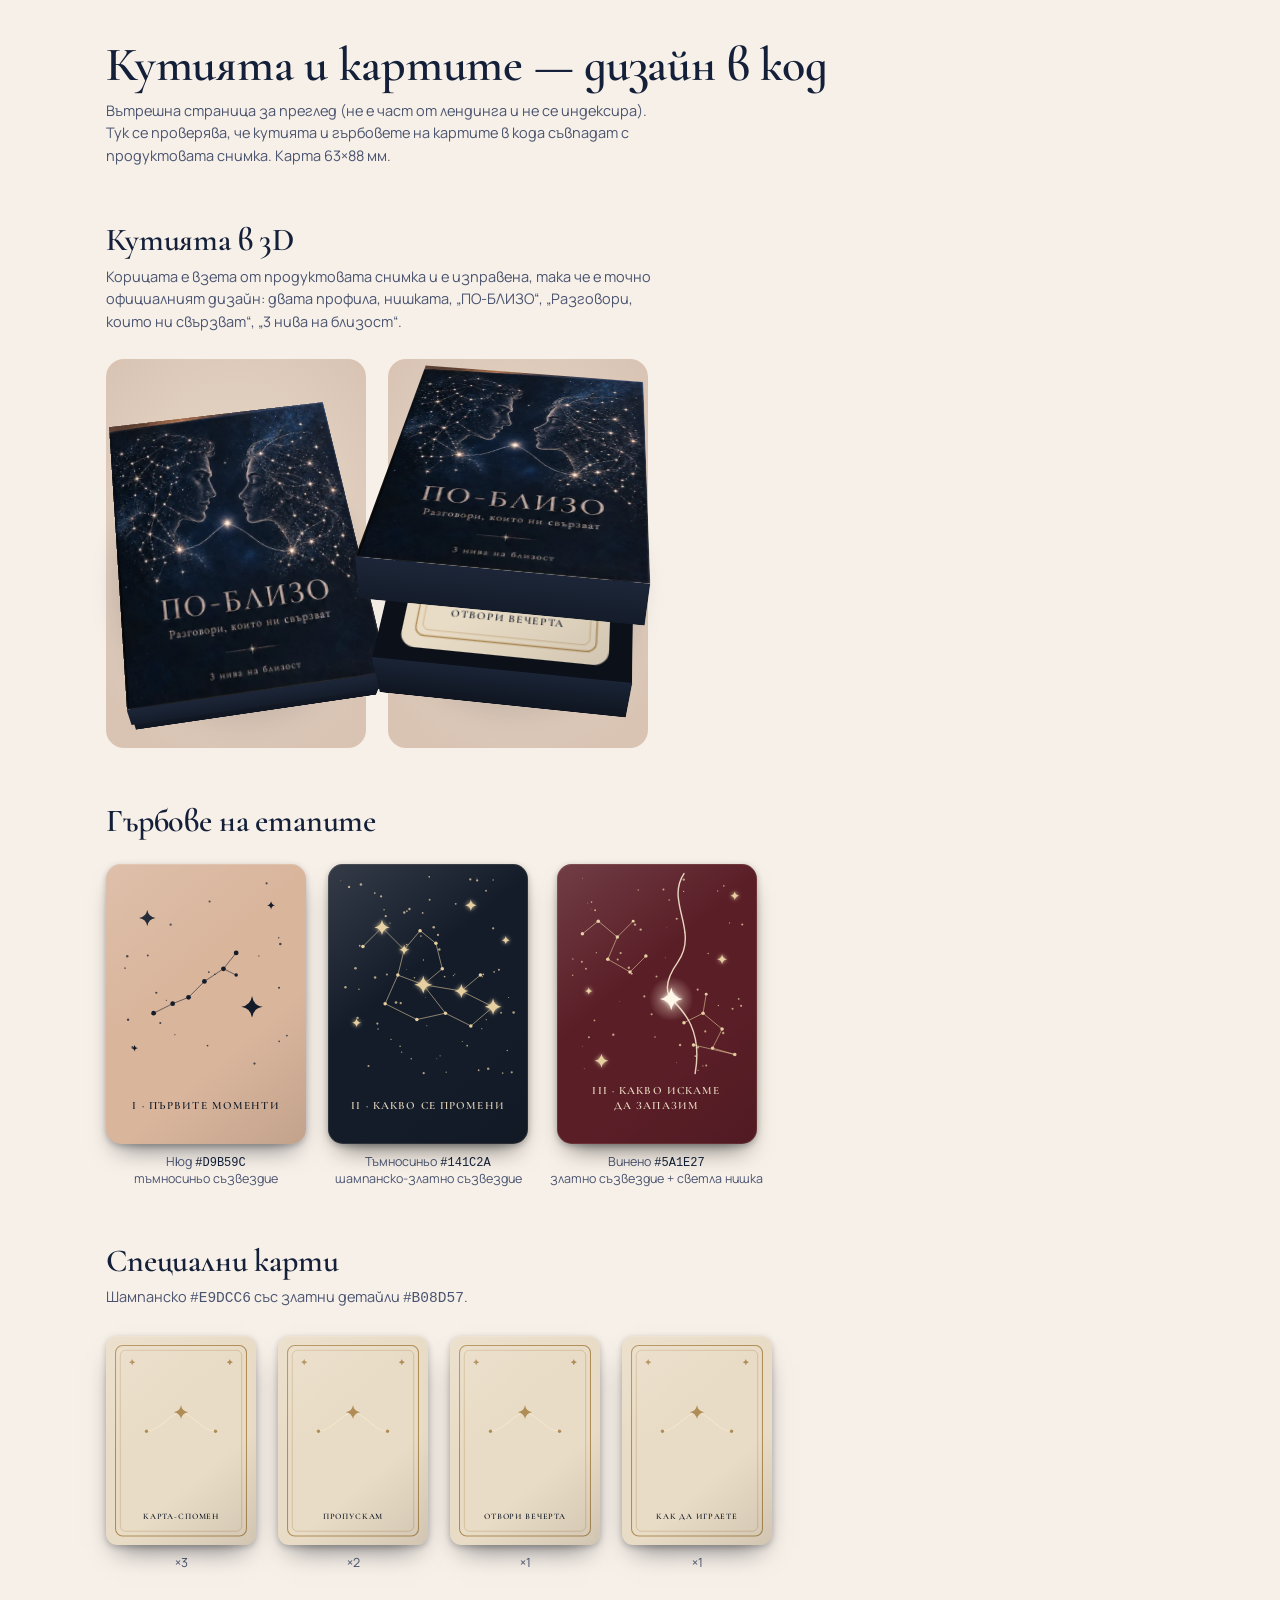
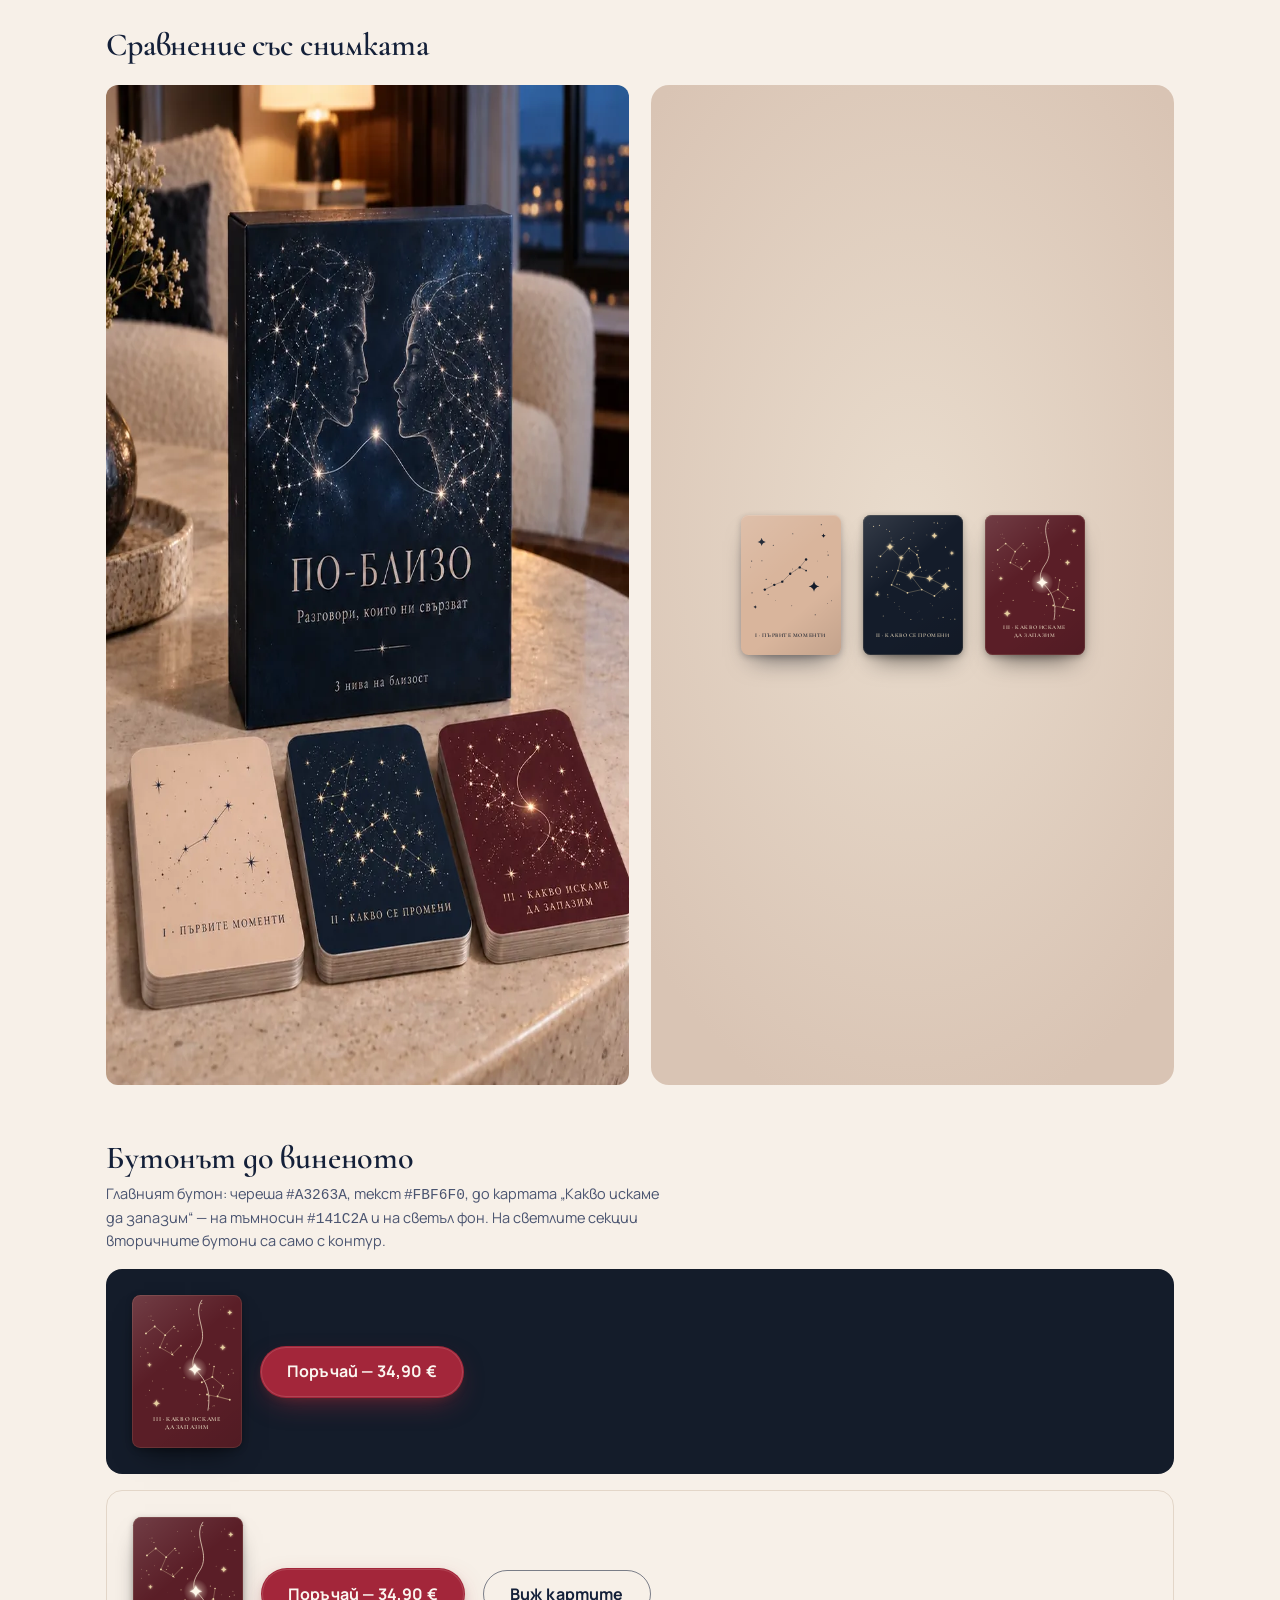
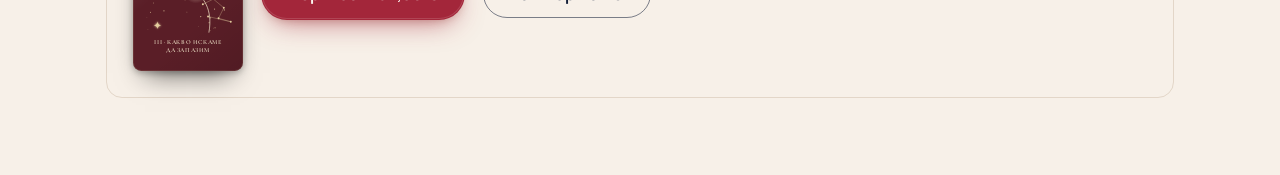
<file: po-blizo/dizain.html>
<!doctype html>
<html lang="bg">
<head>
<meta charset="utf-8">
<meta name="viewport" content="width=device-width,initial-scale=1">
<meta name="robots" content="noindex,nofollow">
<title>ПО-БЛИЗО — дизайн на кутията и картите</title>
<link rel="stylesheet" href="css/styles.css">
<style>
  body{background:var(--ivory)}
  .sheet{max-width:1100px;margin:0 auto;padding:40px var(--gutter) 80px}
  .sheet h1{font-size:clamp(30px,6vw,48px)}
  .sheet h2{font-size:clamp(24px,4.5vw,32px);margin:56px 0 6px}
  .note{color:#4a5470;font-size:14.5px;max-width:62ch;margin-top:8px}
  .row{display:flex;flex-wrap:wrap;gap:28px 22px;align-items:flex-end;margin-top:26px}
  .item{display:flex;flex-direction:column;align-items:center;gap:10px}
  .cap{font-size:12.5px;color:#4a5470;text-align:center;line-height:1.35}
  .cap code{font-size:12px;color:var(--navy)}
  .stagebox{display:flex;justify-content:center;align-items:center;padding:70px 20px 40px;background:radial-gradient(70% 60% at 50% 45%,#e9dccd,#d9c4b4);border-radius:18px}
  .stagebox .box-stage{--w:min(220px,46vw)}
  .compare{display:grid;grid-template-columns:repeat(auto-fit,minmax(260px,1fr));gap:22px;margin-top:22px}
  .compare figure{margin:0}
  .compare img{border-radius:12px;width:100%}
  .swatch{display:flex;flex-wrap:wrap;align-items:center;gap:18px;padding:26px;border-radius:16px;margin-top:16px}
  .swatch--navy{background:var(--night);color:var(--ivory)}
  .swatch--ivory{background:var(--ivory);border:1px solid #e3d6c8}
  .swatch .pb-card{--cardw:110px}
</style>
</head>
<body>
<svg width="0" height="0" style="position:absolute" aria-hidden="true" focusable="false">
  <defs>
    <filter id="goldGlow" x="-50%" y="-50%" width="200%" height="200%">
      <feGaussianBlur stdDeviation=".7" result="b"/>
      <feMerge><feMergeNode in="b"/><feMergeNode in="SourceGraphic"/></feMerge>
    </filter>
    <radialGradient id="threadHalo"><stop offset="0" stop-color="#FFF1D6" stop-opacity=".55"/><stop offset="1" stop-color="#FFF1D6" stop-opacity="0"/></radialGradient>
    <symbol id="cb-s1" viewBox="0 0 63 88">
<g class="cb-dots"><circle cx="6" cy="32.81" r="0.25"/><circle cx="8.3" cy="57.63" r="0.28"/><circle cx="32.39" cy="34.05" r="0.29"/><circle cx="20.36" cy="19.11" r="0.35"/><circle cx="13.17" cy="28.82" r="0.32"/><circle cx="48.16" cy="28.96" r="0.2"/><circle cx="17.1" cy="50.12" r="0.32"/><circle cx="34.28" cy="34.72" r="0.24"/><circle cx="21.7" cy="53.77" r="0.18"/><circle cx="15.85" cy="40.56" r="0.35"/><circle cx="6.69" cy="29.05" r="0.39"/><circle cx="32.63" cy="11.81" r="0.33"/><circle cx="54.91" cy="25.23" r="0.4"/><circle cx="6.95" cy="49.05" r="0.37"/><circle cx="54.41" cy="23.21" r="0.22"/><circle cx="46.78" cy="62.88" r="0.36"/><circle cx="56.99" cy="54.03" r="0.28"/><circle cx="19.01" cy="42.93" r="0.19"/><circle cx="54.55" cy="55.89" r="0.26"/><circle cx="50.59" cy="6.08" r="0.34"/><circle cx="54.51" cy="38.99" r="0.34"/><circle cx="31.98" cy="57.18" r="0.28"/></g>
<polyline class="cb-ln" points="15,47 21,44 26,42 31,37 37,33 41,28"/><polyline class="cb-ln" points="37,33 41,35"/>
<g class="cb-st"><circle cx="15" cy="47" r="0.75"/><circle cx="21" cy="44" r="0.75"/><circle cx="26" cy="42" r="0.75"/><circle cx="31" cy="37" r="0.75"/><circle cx="37" cy="33" r="0.75"/><circle cx="41" cy="28" r="0.75"/><circle cx="41" cy="35" r=".55"/></g>
<path class="cb-sp" d="M13 14.4Q13.34 16.66 15.6 17Q13.34 17.34 13 19.6Q12.66 17.34 10.4 17Q12.66 16.66 13 14.4Z"/><path class="cb-sp" d="M46 41.6Q46.44 44.56 49.4 45Q46.44 45.44 46 48.4Q45.56 45.44 42.6 45Q45.56 44.56 46 41.6Z"/><path class="cb-sp" d="M52 11.7Q52.17 12.83 53.3 13Q52.17 13.17 52 14.3Q51.83 13.17 50.7 13Q51.83 12.83 52 11.7Z"/><path class="cb-sp" d="M9 56.9Q9.14 57.86 10.1 58Q9.14 58.14 9 59.1Q8.86 58.14 7.9 58Q8.86 57.86 9 56.9Z"/>
</symbol>
<symbol id="cb-s2" viewBox="0 0 63 88">
<g class="cb-dots"><circle cx="55.02" cy="65.88" r="0.25"/><circle cx="48.62" cy="35.48" r="0.19"/><circle cx="6.63" cy="7.22" r="0.37"/><circle cx="9.99" cy="25.75" r="0.29"/><circle cx="24.72" cy="33.28" r="0.15"/><circle cx="24.85" cy="14.82" r="0.29"/><circle cx="34.29" cy="61.35" r="0.15"/><circle cx="57.87" cy="65.63" r="0.35"/><circle cx="35.08" cy="26.91" r="0.38"/><circle cx="39.53" cy="35.14" r="0.21"/><circle cx="33.31" cy="19.91" r="0.41"/><circle cx="35.31" cy="60.44" r="0.16"/><circle cx="12.76" cy="63.62" r="0.33"/><circle cx="19.85" cy="55.24" r="0.23"/><circle cx="52.34" cy="33.96" r="0.27"/><circle cx="16.72" cy="10.23" r="0.36"/><circle cx="52.03" cy="20.27" r="0.35"/><circle cx="22.71" cy="57.43" r="0.25"/><circle cx="4.05" cy="5.27" r="0.13"/><circle cx="34.65" cy="22.33" r="0.36"/><circle cx="21.43" cy="43.62" r="0.42"/><circle cx="31.11" cy="50.93" r="0.17"/><circle cx="39.95" cy="34.68" r="0.19"/><circle cx="18.57" cy="34.82" r="0.31"/><circle cx="29.25" cy="22.68" r="0.27"/><circle cx="32.02" cy="11.29" r="0.31"/><circle cx="48.9" cy="34.78" r="0.29"/><circle cx="15.76" cy="51.95" r="0.23"/><circle cx="9.74" cy="39.47" r="0.24"/><circle cx="14.85" cy="35.73" r="0.4"/><circle cx="25.66" cy="14.16" r="0.37"/><circle cx="49.86" cy="49.03" r="0.19"/><circle cx="19.54" cy="18.62" r="0.21"/><circle cx="54.51" cy="46.87" r="0.29"/><circle cx="27.23" cy="35.83" r="0.25"/><circle cx="44.82" cy="4.86" r="0.36"/><circle cx="46.99" cy="5.16" r="0.36"/><circle cx="30.74" cy="42.11" r="0.12"/><circle cx="50.46" cy="64.47" r="0.39"/><circle cx="17.66" cy="14.42" r="0.23"/><circle cx="30.15" cy="65.88" r="0.35"/><circle cx="29.82" cy="15.4" r="0.29"/><circle cx="37.24" cy="65.58" r="0.21"/><circle cx="8.66" cy="32.83" r="0.41"/><circle cx="49.79" cy="8.44" r="0.29"/><circle cx="43.84" cy="57.23" r="0.27"/><circle cx="24.02" cy="15.31" r="0.39"/><circle cx="40.23" cy="12.54" r="0.29"/><circle cx="22.91" cy="43.82" r="0.37"/><circle cx="5.5" cy="38.84" r="0.38"/><circle cx="48.44" cy="51.86" r="0.17"/><circle cx="15.55" cy="50.27" r="0.35"/><circle cx="9.31" cy="48.46" r="0.37"/><circle cx="24.81" cy="25.36" r="0.27"/><circle cx="14.73" cy="9.14" r="0.28"/><circle cx="47.46" cy="64.97" r="0.28"/><circle cx="56.46" cy="58.75" r="0.23"/><circle cx="53.84" cy="33.33" r="0.32"/><circle cx="42.31" cy="55.89" r="0.16"/><circle cx="52.02" cy="5.04" r="0.22"/><circle cx="58.47" cy="46.76" r="0.4"/><circle cx="46.89" cy="4.41" r="0.12"/><circle cx="31.88" cy="4.04" r="0.27"/><circle cx="36.72" cy="35.46" r="0.27"/><circle cx="18.18" cy="16.44" r="0.36"/><circle cx="10.37" cy="6.48" r="0.39"/><circle cx="26.22" cy="61.37" r="0.23"/><circle cx="23.2" cy="59.28" r="0.2"/><circle cx="30.06" cy="30.23" r="0.21"/><circle cx="56.87" cy="42.06" r="0.16"/></g>
<polyline class="cb-ln" points="11,26 17,20 24,27 29,21 34,25"/><polyline class="cb-ln" points="24,27 22,35 30,38 36,33 34,25"/><polyline class="cb-ln" points="30,38 42,40 48,35"/><polyline class="cb-ln" points="42,40 52,45 45,51 37,47 30,38"/><polyline class="cb-ln" points="37,47 28,49 18,44 22,35"/>
<g class="cb-st"><circle cx="11" cy="26" r="0.55"/><circle cx="17" cy="20" r="0.55"/><circle cx="24" cy="27" r="0.55"/><circle cx="29" cy="21" r="0.55"/><circle cx="34" cy="25" r="0.55"/><circle cx="22" cy="35" r="0.55"/><circle cx="30" cy="38" r="0.55"/><circle cx="36" cy="33" r="0.55"/><circle cx="42" cy="40" r="0.55"/><circle cx="48" cy="35" r="0.55"/><circle cx="52" cy="45" r="0.55"/><circle cx="45" cy="51" r="0.55"/><circle cx="37" cy="47" r="0.55"/><circle cx="28" cy="49" r="0.55"/><circle cx="18" cy="44" r="0.55"/></g>
<g class="cb-glow"><path class="cb-sp" d="M17 17.6Q17.31 19.69 19.4 20Q17.31 20.31 17 22.4Q16.69 20.31 14.6 20Q16.69 19.69 17 17.6Z"/><path class="cb-sp" d="M30 35.2Q30.36 37.64 32.8 38Q30.36 38.36 30 40.8Q29.64 38.36 27.2 38Q29.64 37.64 30 35.2Z"/><path class="cb-sp" d="M42 37.8Q42.29 39.71 44.2 40Q42.29 40.29 42 42.2Q41.71 40.29 39.8 40Q41.71 39.71 42 37.8Z"/><path class="cb-sp" d="M52 42.4Q52.34 44.66 54.6 45Q52.34 45.34 52 47.6Q51.66 45.34 49.4 45Q51.66 44.66 52 42.4Z"/><path class="cb-sp" d="M24 25.4Q24.21 26.79 25.6 27Q24.21 27.21 24 28.6Q23.79 27.21 22.4 27Q23.79 26.79 24 25.4Z"/><path class="cb-sp" d="M45 11.2Q45.23 12.77 46.8 13Q45.23 13.23 45 14.8Q44.77 13.23 43.2 13Q44.77 12.77 45 11.2Z"/><path class="cb-sp" d="M9 48.6Q9.18 49.82 10.4 50Q9.18 50.18 9 51.4Q8.82 50.18 7.6 50Q8.82 49.82 9 48.6Z"/><path class="cb-sp" d="M56 22.7Q56.17 23.83 57.3 24Q56.17 24.17 56 25.3Q55.83 24.17 54.7 24Q55.83 23.83 56 22.7Z"/></g>
</symbol>
<symbol id="cb-s3" viewBox="0 0 63 88">
<g class="cb-dots"><circle cx="34" cy="42.6" r="0.3"/><circle cx="9.7" cy="12.29" r="0.15"/><circle cx="10.05" cy="54.57" r="0.31"/><circle cx="4.93" cy="35.06" r="0.23"/><circle cx="37.61" cy="62.63" r="0.15"/><circle cx="44.43" cy="57.77" r="0.35"/><circle cx="35.33" cy="11.32" r="0.24"/><circle cx="58" cy="44.68" r="0.33"/><circle cx="40.23" cy="21.51" r="0.22"/><circle cx="57.23" cy="42.49" r="0.28"/><circle cx="31.34" cy="35.41" r="0.32"/><circle cx="20.05" cy="28.07" r="0.34"/><circle cx="9.12" cy="33.01" r="0.3"/><circle cx="44.31" cy="39.56" r="0.34"/><circle cx="22.62" cy="32.67" r="0.38"/><circle cx="10.89" cy="12" r="0.25"/><circle cx="30.88" cy="54.47" r="0.24"/><circle cx="29.81" cy="47.33" r="0.33"/><circle cx="50.6" cy="8.49" r="0.21"/><circle cx="54.35" cy="18.56" r="0.19"/><circle cx="7.97" cy="57.38" r="0.14"/><circle cx="47.62" cy="28.16" r="0.24"/><circle cx="39.93" cy="4.91" r="0.38"/><circle cx="25.58" cy="8.2" r="0.22"/><circle cx="33.54" cy="8.02" r="0.31"/><circle cx="19.12" cy="30.05" r="0.31"/><circle cx="50.83" cy="44.57" r="0.22"/><circle cx="47.01" cy="63.45" r="0.33"/><circle cx="10.69" cy="14.2" r="0.12"/><circle cx="8" cy="4.47" r="0.15"/><circle cx="55.3" cy="45.6" r="0.32"/><circle cx="19.61" cy="43.32" r="0.12"/><circle cx="58.35" cy="19.06" r="0.34"/><circle cx="46.7" cy="52.74" r="0.34"/><circle cx="26.36" cy="20.67" r="0.37"/><circle cx="39.89" cy="8.63" r="0.2"/><circle cx="52.56" cy="6.9" r="0.25"/><circle cx="52.35" cy="53.22" r="0.38"/><circle cx="37.71" cy="17.24" r="0.34"/><circle cx="7.84" cy="30.82" r="0.32"/><circle cx="44.44" cy="65.02" r="0.2"/><circle cx="24.57" cy="19.09" r="0.37"/><circle cx="17.73" cy="53.76" r="0.38"/><circle cx="8.57" cy="64.47" r="0.15"/><circle cx="34.09" cy="29.54" r="0.15"/><circle cx="11.8" cy="49.29" r="0.27"/><circle cx="27.51" cy="41.7" r="0.34"/><circle cx="45.97" cy="63.61" r="0.19"/><circle cx="34.61" cy="19.86" r="0.13"/><circle cx="43.59" cy="60.51" r="0.3"/><circle cx="12" cy="14.57" r="0.3"/><circle cx="23.55" cy="34.55" r="0.3"/><circle cx="38.77" cy="57.05" r="0.39"/><circle cx="5" cy="29.92" r="0.21"/><circle cx="12.42" cy="27.94" r="0.21"/></g>
<polyline class="cb-ln" points="8,22 13,18 19,23 16,30 23,34 28,29"/><polyline class="cb-ln" points="19,23 24,18"/><polyline class="cb-ln" points="40,50 46,47 52,52 49,58 56,60 43,57"/><polyline class="cb-ln" points="46,47 47,41"/>
<g class="cb-st"><circle cx="8" cy="22" r="0.55"/><circle cx="13" cy="18" r="0.55"/><circle cx="19" cy="23" r="0.55"/><circle cx="16" cy="30" r="0.55"/><circle cx="23" cy="34" r="0.55"/><circle cx="28" cy="29" r="0.55"/><circle cx="40" cy="50" r="0.55"/><circle cx="46" cy="47" r="0.55"/><circle cx="52" cy="52" r="0.55"/><circle cx="49" cy="58" r="0.55"/><circle cx="56" cy="60" r="0.55"/><circle cx="43" cy="57" r="0.55"/><circle cx="24" cy="18" r=".45"/><circle cx="47" cy="41" r=".45"/></g>
<path class="cb-thread" d="M40 3C34 12 45 21 38 31C34.5 36 34 40 36 42.5C39.5 46 46 52 43.5 66"/>
<circle class="cb-halo" cx="36" cy="42.5" r="7"/>
<g class="cb-glow"><path class="cb-sp cb-core" d="M36 38.9Q36.47 42.03 39.6 42.5Q36.47 42.97 36 46.1Q35.53 42.97 32.4 42.5Q35.53 42.03 36 38.9Z"/><path class="cb-sp" d="M14 59.8Q14.29 61.71 16.2 62Q14.29 62.29 14 64.2Q13.71 62.29 11.8 62Q13.71 61.71 14 59.8Z"/><path class="cb-sp" d="M52 28.4Q52.21 29.79 53.6 30Q52.21 30.21 52 31.6Q51.79 30.21 50.4 30Q51.79 29.79 52 28.4Z"/><path class="cb-sp" d="M10 38.8Q10.16 39.84 11.2 40Q10.16 40.16 10 41.2Q9.84 40.16 8.8 40Q9.84 39.84 10 38.8Z"/><path class="cb-sp" d="M56 8.6Q56.18 9.82 57.4 10Q56.18 10.18 56 11.4Q55.82 10.18 54.6 10Q55.82 9.82 56 8.6Z"/></g>
</symbol>
<symbol id="cb-sp" viewBox="0 0 63 88">
<rect class="cb-frame" x="4" y="4" width="55" height="80" rx="3"/>
<rect class="cb-frame cb-frame--thin" x="6" y="6" width="51" height="76" rx="2.2"/>
<path class="cb-thread" d="M17 40C23 40 27 32 31.5 32C36 32 40 40 46 40"/>
<g class="cb-st"><circle cx="17" cy="40" r=".7"/><circle cx="46" cy="40" r=".7"/></g>
<path class="cb-sp" d="M31.5 29Q31.89 31.61 34.5 32Q31.89 32.39 31.5 35Q31.11 32.39 28.5 32Q31.11 31.61 31.5 29Z"/><path class="cb-sp" d="M11 9.7Q11.17 10.83 12.3 11Q11.17 11.17 11 12.3Q10.83 11.17 9.7 11Q10.83 10.83 11 9.7Z"/><path class="cb-sp" d="M52 9.7Q52.17 10.83 53.3 11Q52.17 11.17 52 12.3Q51.83 11.17 50.7 11Q51.83 10.83 52 9.7Z"/>
</symbol>
  </defs>
</svg>

<main class="sheet">
  <h1>Кутията и картите — дизайн в код</h1>
  <p class="note">Вътрешна страница за преглед (не е част от лендинга и не се индексира). Тук се проверява, че кутията и гърбовете на картите в кода съвпадат с продуктовата снимка. Карта 63×88 мм.</p>

  <h2>Кутията в 3D</h2>
  <p class="note">Корицата е взета от продуктовата снимка и е изправена, така че е точно официалният дизайн: двата профила, нишката, „ПО-БЛИЗО“, „Разговори, които ни свързват“, „3 нива на близост“.</p>
  <div class="row">
    <div class="item stagebox">
      <div class="box-stage"><div class="box3d" style="--rx:38deg;--rz:-8deg"><div class="box-shadow"></div>
        <div class="cuboid base"><div class="face f-back"></div><div class="face f-left"></div><div class="face f-right"></div><div class="face f-front"></div>
          <div class="face f-top"><div class="pb-card pb-card--sp"><svg viewBox="0 0 63 88" aria-hidden="true"><use href="#cb-sp"/></svg><span class="lbl">Отвори вечерта</span></div></div></div>
        <div class="cuboid lid"><div class="face f-back"></div><div class="face f-left"></div><div class="face f-right"></div><div class="face f-front"></div><div class="face f-top"></div></div>
      </div></div>
    </div>
    <div class="item stagebox">
      <div class="box-stage"><div class="box3d" style="--rx:46deg;--rz:6deg;--lift:58px;--tilt:14deg"><div class="box-shadow"></div>
        <div class="cuboid base"><div class="face f-back"></div><div class="face f-left"></div><div class="face f-right"></div><div class="face f-front"></div>
          <div class="face f-top"><div class="pb-card pb-card--sp"><svg viewBox="0 0 63 88" aria-hidden="true"><use href="#cb-sp"/></svg><span class="lbl">Отвори вечерта</span></div></div></div>
        <div class="cuboid lid"><div class="face f-back"></div><div class="face f-left"></div><div class="face f-right"></div><div class="face f-front"></div><div class="face f-top"></div></div>
      </div></div>
    </div>
  </div>

  <h2>Гърбове на етапите</h2>
  <div class="row">
    <div class="item"><div class="pb-card pb-card--s1" style="--cardw:200px"><svg viewBox="0 0 63 88" aria-hidden="true"><use href="#cb-s1"/></svg><span class="lbl">I · Първите моменти</span></div><p class="cap">Нюд <code>#D9B59C</code><br>тъмносиньо съзвездие</p></div>
    <div class="item"><div class="pb-card pb-card--s2" style="--cardw:200px"><svg viewBox="0 0 63 88" aria-hidden="true"><use href="#cb-s2"/></svg><span class="lbl">II · Какво се промени</span></div><p class="cap">Тъмносиньо <code>#141C2A</code><br>шампанско-златно съзвездие</p></div>
    <div class="item"><div class="pb-card pb-card--s3" style="--cardw:200px"><svg viewBox="0 0 63 88" aria-hidden="true"><use href="#cb-s3"/></svg><span class="lbl">III · Какво искаме<br>да запазим</span></div><p class="cap">Винено <code>#5A1E27</code><br>златно съзвездие + светла нишка</p></div>
  </div>

  <h2>Специални карти</h2>
  <p class="note">Шампанско <code>#E9DCC6</code> със златни детайли <code>#B08D57</code>.</p>
  <div class="row">
    <div class="item"><div class="pb-card pb-card--sp" style="--cardw:150px"><svg viewBox="0 0 63 88" aria-hidden="true"><use href="#cb-sp"/></svg><span class="lbl">Карта-спомен</span></div><p class="cap">×3</p></div>
    <div class="item"><div class="pb-card pb-card--sp" style="--cardw:150px"><svg viewBox="0 0 63 88" aria-hidden="true"><use href="#cb-sp"/></svg><span class="lbl">Пропускам</span></div><p class="cap">×2</p></div>
    <div class="item"><div class="pb-card pb-card--sp" style="--cardw:150px"><svg viewBox="0 0 63 88" aria-hidden="true"><use href="#cb-sp"/></svg><span class="lbl">Отвори вечерта</span></div><p class="cap">×1</p></div>
    <div class="item"><div class="pb-card pb-card--sp" style="--cardw:150px"><svg viewBox="0 0 63 88" aria-hidden="true"><use href="#cb-sp"/></svg><span class="lbl">Как да играете</span></div><p class="cap">×1</p></div>
  </div>

  <h2>Сравнение със снимката</h2>
  <div class="compare">
    <figure><img src="img/box-hero-800.webp" width="800" height="1000" alt="Продуктовата снимка: кутията ПО-БЛИЗО и трите тестета"></figure>
    <figure class="stagebox" style="padding:40px 10px">
      <div class="row" style="margin:0;justify-content:center">
        <div class="pb-card pb-card--s1" style="--cardw:min(100px,24vw)"><svg viewBox="0 0 63 88" aria-hidden="true"><use href="#cb-s1"/></svg><span class="lbl">I · Първите моменти</span></div>
        <div class="pb-card pb-card--s2" style="--cardw:min(100px,24vw)"><svg viewBox="0 0 63 88" aria-hidden="true"><use href="#cb-s2"/></svg><span class="lbl">II · Какво се промени</span></div>
        <div class="pb-card pb-card--s3" style="--cardw:min(100px,24vw)"><svg viewBox="0 0 63 88" aria-hidden="true"><use href="#cb-s3"/></svg><span class="lbl">III · Какво искаме<br>да запазим</span></div>
      </div>
    </figure>
  </div>

  <h2>Бутонът до виненото</h2>
  <p class="note">Главният бутон: череша <code>#A3263A</code>, текст <code>#FBF6F0</code>, до картата „Какво искаме да запазим“ — на тъмносин <code>#141C2A</code> и на светъл фон. На светлите секции вторичните бутони са само с контур.</p>
  <div class="swatch swatch--navy">
    <div class="pb-card pb-card--s3"><svg viewBox="0 0 63 88" aria-hidden="true"><use href="#cb-s3"/></svg><span class="lbl">III · Какво искаме<br>да запазим</span></div>
    <a class="btn btn--primary" href="#">Поръчай — 34,90 €</a>
  </div>
  <div class="swatch swatch--ivory">
    <div class="pb-card pb-card--s3"><svg viewBox="0 0 63 88" aria-hidden="true"><use href="#cb-s3"/></svg><span class="lbl">III · Какво искаме<br>да запазим</span></div>
    <a class="btn btn--primary" href="#">Поръчай — 34,90 €</a>
    <a class="btn btn--outline" href="#">Виж картите</a>
  </div>
</main>
</body>
</html>
</file>
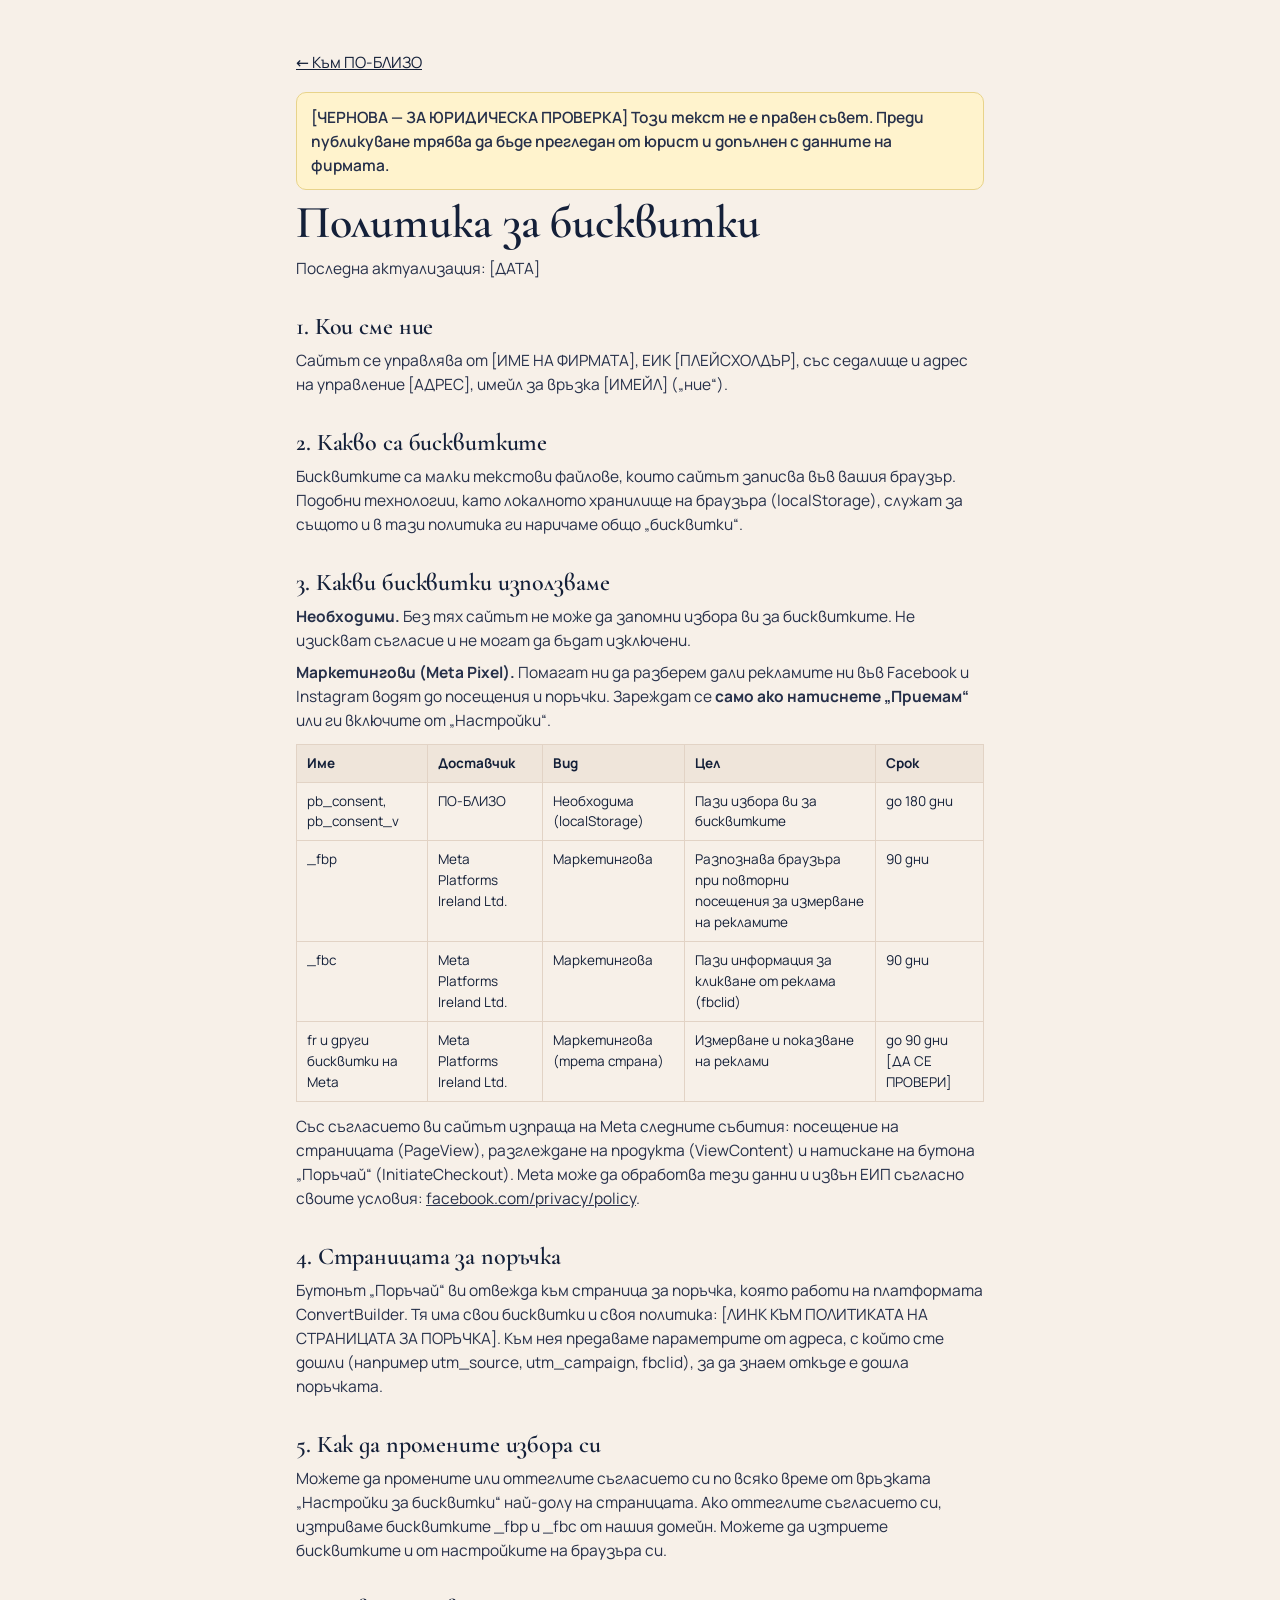
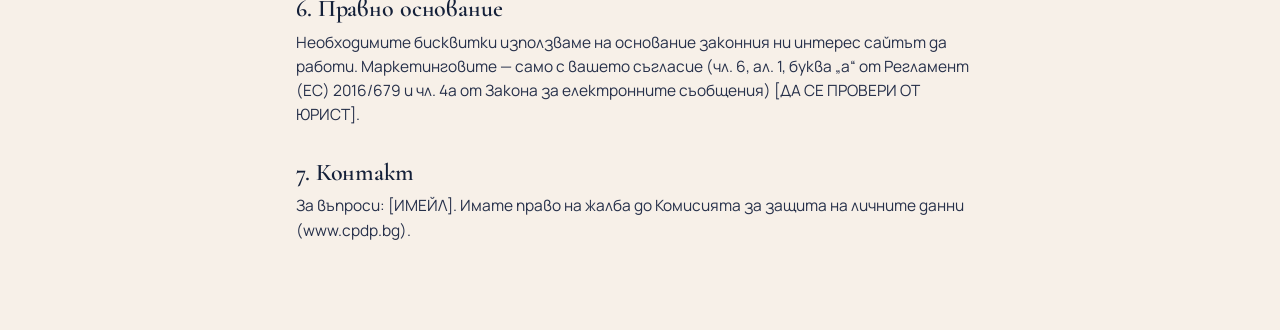
<file: po-blizo/politika-biskvitki.html>
<!doctype html>
<html lang="bg">
<head>
<meta charset="utf-8">
<meta name="viewport" content="width=device-width,initial-scale=1">
<meta name="robots" content="noindex">
<title>Политика за бисквитки — ПО-БЛИЗО [ЧЕРНОВА]</title>
<link rel="stylesheet" href="css/styles.css">
<style>
  body{background:var(--ivory)}
  .legal{max-width:720px;margin:0 auto;padding:40px var(--gutter) 80px;font-size:15.5px}
  .legal h1{font-size:clamp(32px,8vw,46px)}
  .legal h2{font-size:24px;margin:34px 0 8px}
  .legal p,.legal li{margin:8px 0;color:#26304a}
  .legal table{width:100%;border-collapse:collapse;font-size:13.5px;margin:12px 0;display:block;overflow-x:auto}
  .legal th,.legal td{border:1px solid #e2d3c5;padding:8px 10px;text-align:left;vertical-align:top}
  .legal th{background:#efe5da}
  .draft{background:#fff3cd;border:1px solid #e8d38a;border-radius:10px;padding:12px 14px;font-weight:600;color:#5a4500}
  .back{display:inline-flex;min-height:44px;align-items:center;color:var(--navy)}
</style>
</head>
<body>
<main class="legal">
  <a class="back" href="index.html">← Към ПО-БЛИЗО</a>
  <p class="draft">[ЧЕРНОВА — ЗА ЮРИДИЧЕСКА ПРОВЕРКА] Този текст не е правен съвет. Преди публикуване трябва да бъде прегледан от юрист и допълнен с данните на фирмата.</p>

  <h1>Политика за бисквитки</h1>
  <p>Последна актуализация: [ДАТА]</p>

  <h2>1. Кои сме ние</h2>
  <p>Сайтът се управлява от [ИМЕ НА ФИРМАТА], ЕИК [ПЛЕЙСХОЛДЪР], със седалище и адрес на управление [АДРЕС], имейл за връзка [ИМЕЙЛ] („ние“).</p>

  <h2>2. Какво са бисквитките</h2>
  <p>Бисквитките са малки текстови файлове, които сайтът записва във вашия браузър. Подобни технологии, като локалното хранилище на браузъра (localStorage), служат за същото и в тази политика ги наричаме общо „бисквитки“.</p>

  <h2>3. Какви бисквитки използваме</h2>
  <p><b>Необходими.</b> Без тях сайтът не може да запомни избора ви за бисквитките. Не изискват съгласие и не могат да бъдат изключени.</p>
  <p><b>Маркетингови (Meta Pixel).</b> Помагат ни да разберем дали рекламите ни във Facebook и Instagram водят до посещения и поръчки. Зареждат се <b>само ако натиснете „Приемам“</b> или ги включите от „Настройки“.</p>
  <table>
    <thead><tr><th>Име</th><th>Доставчик</th><th>Вид</th><th>Цел</th><th>Срок</th></tr></thead>
    <tbody>
      <tr><td>pb_consent, pb_consent_v</td><td>ПО-БЛИЗО</td><td>Необходима (localStorage)</td><td>Пази избора ви за бисквитките</td><td>до 180 дни</td></tr>
      <tr><td>_fbp</td><td>Meta Platforms Ireland Ltd.</td><td>Маркетингова</td><td>Разпознава браузъра при повторни посещения за измерване на рекламите</td><td>90 дни</td></tr>
      <tr><td>_fbc</td><td>Meta Platforms Ireland Ltd.</td><td>Маркетингова</td><td>Пази информация за кликване от реклама (fbclid)</td><td>90 дни</td></tr>
      <tr><td>fr и други бисквитки на Meta</td><td>Meta Platforms Ireland Ltd.</td><td>Маркетингова (трета страна)</td><td>Измерване и показване на реклами</td><td>до 90 дни [ДА СЕ ПРОВЕРИ]</td></tr>
    </tbody>
  </table>
  <p>Със съгласието ви сайтът изпраща на Meta следните събития: посещение на страницата (PageView), разглеждане на продукта (ViewContent) и натискане на бутона „Поръчай“ (InitiateCheckout). Meta може да обработва тези данни и извън ЕИП съгласно своите условия: <a href="https://www.facebook.com/privacy/policy/">facebook.com/privacy/policy</a>.</p>

  <h2>4. Страницата за поръчка</h2>
  <p>Бутонът „Поръчай“ ви отвежда към страница за поръчка, която работи на платформата ConvertBuilder. Тя има свои бисквитки и своя политика: [ЛИНК КЪМ ПОЛИТИКАТА НА СТРАНИЦАТА ЗА ПОРЪЧКА]. Към нея предаваме параметрите от адреса, с който сте дошли (например utm_source, utm_campaign, fbclid), за да знаем откъде е дошла поръчката.</p>

  <h2>5. Как да промените избора си</h2>
  <p>Можете да промените или оттеглите съгласието си по всяко време от връзката „Настройки за бисквитки“ най-долу на страницата. Ако оттеглите съгласието си, изтриваме бисквитките _fbp и _fbc от нашия домейн. Можете да изтриете бисквитките и от настройките на браузъра си.</p>

  <h2>6. Правно основание</h2>
  <p>Необходимите бисквитки използваме на основание законния ни интерес сайтът да работи. Маркетинговите — само с вашето съгласие (чл. 6, ал. 1, буква „а“ от Регламент (ЕС) 2016/679 и чл. 4а от Закона за електронните съобщения) [ДА СЕ ПРОВЕРИ ОТ ЮРИСТ].</p>

  <h2>7. Контакт</h2>
  <p>За въпроси: [ИМЕЙЛ]. Имате право на жалба до Комисията за защита на личните данни (www.cpdp.bg).</p>
</main>
</body>
</html>
</file>
<file: po-blizo/css/styles.css>
/* ============================================================
   ПО-БЛИЗО — лендинг
   Mobile first (390px). Без външни зависимости освен GSAP (локално).
   ============================================================ */

/* ---------- Шрифтове (само кирилица + латиница) ---------- */
@font-face{font-family:"Cormorant Garamond";font-style:normal;font-weight:500;font-display:swap;src:url(../fonts/cormorant-garamond-cyrillic-500-normal.woff2) format("woff2");unicode-range:U+0301,U+0400-045F,U+0490-0491,U+04B0-04B1,U+2116}
@font-face{font-family:"Cormorant Garamond";font-style:normal;font-weight:500;font-display:swap;src:url(../fonts/cormorant-garamond-latin-500-normal.woff2) format("woff2");unicode-range:U+0000-00FF,U+0131,U+0152-0153,U+02BB-02BC,U+02C6,U+02DA,U+02DC,U+0304,U+0308,U+0329,U+2000-206F,U+20AC,U+2122,U+2191,U+2193,U+2212,U+2215,U+FEFF,U+FFFD}
@font-face{font-family:"Cormorant Garamond";font-style:normal;font-weight:600;font-display:swap;src:url(../fonts/cormorant-garamond-cyrillic-600-normal.woff2) format("woff2");unicode-range:U+0301,U+0400-045F,U+0490-0491,U+04B0-04B1,U+2116}
@font-face{font-family:"Cormorant Garamond";font-style:normal;font-weight:600;font-display:swap;src:url(../fonts/cormorant-garamond-latin-600-normal.woff2) format("woff2");unicode-range:U+0000-00FF,U+0131,U+0152-0153,U+02BB-02BC,U+02C6,U+02DA,U+02DC,U+0304,U+0308,U+0329,U+2000-206F,U+20AC,U+2122,U+2191,U+2193,U+2212,U+2215,U+FEFF,U+FFFD}
@font-face{font-family:"Cormorant Garamond";font-style:italic;font-weight:500;font-display:swap;src:url(../fonts/cormorant-garamond-cyrillic-500-italic.woff2) format("woff2");unicode-range:U+0301,U+0400-045F,U+0490-0491,U+04B0-04B1,U+2116}
@font-face{font-family:"Cormorant Garamond";font-style:italic;font-weight:500;font-display:swap;src:url(../fonts/cormorant-garamond-latin-500-italic.woff2) format("woff2");unicode-range:U+0000-00FF,U+0131,U+0152-0153,U+02BB-02BC,U+02C6,U+02DA,U+02DC,U+0304,U+0308,U+0329,U+2000-206F,U+20AC,U+2122,U+2191,U+2193,U+2212,U+2215,U+FEFF,U+FFFD}
@font-face{font-family:"Manrope";font-style:normal;font-weight:200 800;font-display:swap;src:url(../fonts/manrope-cyrillic-wght-normal.woff2) format("woff2-variations");unicode-range:U+0301,U+0400-045F,U+0490-0491,U+04B0-04B1,U+2116}
@font-face{font-family:"Manrope";font-style:normal;font-weight:200 800;font-display:swap;src:url(../fonts/manrope-latin-wght-normal.woff2) format("woff2-variations");unicode-range:U+0000-00FF,U+0131,U+0152-0153,U+02BB-02BC,U+02C6,U+02DA,U+02DC,U+0304,U+0308,U+0329,U+2000-206F,U+20AC,U+2122,U+2191,U+2193,U+2212,U+2215,U+FEFF,U+FFFD}

/* ---------- Токени ---------- */
:root{
  --ivory:#F7F0E8;      /* основен светъл фон */
  --nude:#D9C4B4;       /* втори фон, детайли, гръб „Първите моменти“ */
  --navy:#142039;       /* основен текст на светлите секции */
  --night:#141C2A;      /* фон на тъмните секции с главния бутон: hero, оферта, финал */
  --btn-text:#FBF6F0;   /* текст върху черешовия бутон */
  --navy-deep:#0E182C;
  --cherry:#A3263A;     /* САМО действие и ключови думи, гръб „Какво искаме да запазим“ */
  --cherry-hi:#B82E45;
  --blush:#E8C4B8;      /* акцент върху синьо */
  --star:#5D6E98;       /* съзвездия върху светло */

  --f-display:"Cormorant Garamond","Cormorant",Georgia,"Times New Roman",serif;
  --f-text:"Manrope",system-ui,-apple-system,"Segoe UI",Roboto,sans-serif;

  --gutter:16px;
  --radius-card:6%;
  --ease-out:cubic-bezier(.22,.8,.24,1);
}

/* ---------- База ---------- */
*,*::before,*::after{box-sizing:border-box}
html{-webkit-text-size-adjust:100%;text-size-adjust:100%}
body{margin:0;background:var(--ivory);color:var(--navy);font-family:var(--f-text);font-size:16px;line-height:1.55;-webkit-font-smoothing:antialiased;overflow-x:hidden}
img,svg{display:block;max-width:100%}
a{color:inherit}
h1,h2,h3{font-family:var(--f-display);font-weight:600;line-height:1.08;margin:0;letter-spacing:-.005em}
p{margin:0}
.visually-hidden{position:absolute!important;width:1px;height:1px;margin:-1px;padding:0;overflow:hidden;clip:rect(0 0 0 0);white-space:nowrap;border:0}
.skip-link{position:absolute;left:12px;top:-60px;z-index:100;background:var(--ivory);color:var(--navy);padding:10px 16px;border-radius:8px;font-weight:600}
.skip-link:focus{top:12px}

/* ---------- Бутони ---------- */
.btn{
  --btn-h:52px;
  position:relative;display:inline-flex;align-items:center;justify-content:center;gap:.5em;
  min-height:var(--btn-h);padding:0 26px;border-radius:999px;
  font-family:var(--f-text);font-size:16px;font-weight:700;letter-spacing:.01em;text-decoration:none;
  border:1px solid transparent;cursor:pointer;overflow:hidden;isolation:isolate;
  transition:transform .18s var(--ease-out),background-color .25s,box-shadow .3s,border-color .25s,color .25s;
  -webkit-tap-highlight-color:transparent;touch-action:manipulation;
}
.btn:focus-visible{outline:2px solid var(--blush);outline-offset:3px}
.btn:active{transform:scale(.965)}
.btn--primary{
  background:var(--cherry);color:var(--btn-text);
  box-shadow:0 0 0 1px rgba(251,246,240,.14) inset,0 10px 28px -10px rgba(163,38,58,.7),0 3px 10px -4px rgba(120,60,30,.35);
}
.btn--primary:hover{background:var(--cherry-hi);box-shadow:0 0 0 1px rgba(247,240,232,.22) inset,0 12px 34px -8px rgba(184,46,69,.85)}
/* фин светлинен отблясък на всеки ~6 сек. */
.btn--primary::after{
  content:"";position:absolute;inset:-2px auto -2px 0;width:42%;z-index:-1;
  background:linear-gradient(100deg,transparent 0%,rgba(255,236,226,.0) 20%,rgba(255,236,226,.38) 50%,rgba(255,236,226,0) 80%,transparent 100%);
  transform:translateX(-140%) skewX(-18deg);
  animation:sheen 6s 3s infinite var(--ease-out);
}
@keyframes sheen{0%{transform:translateX(-140%) skewX(-18deg)}16%,100%{transform:translateX(330%) skewX(-18deg)}}
.btn--ghost{background:transparent;color:var(--ivory);border-color:rgba(247,240,232,.42);--btn-h:48px}
.btn--ghost:hover{background:rgba(247,240,232,.08);border-color:rgba(247,240,232,.7)}
/* вторичен бутон на светлите секции: само контур, без плътен цвят */
.btn--outline{background:transparent;color:var(--navy);border:1.5px solid rgba(20,32,57,.55);--btn-h:48px}
.btn--outline:hover{background:rgba(20,32,57,.05);border-color:var(--navy)}
.btn--outline:focus-visible{outline-color:var(--navy)}
.btn--sm{--btn-h:44px;padding:0 20px;font-size:15px}
.price-sep{opacity:.75;font-weight:500}

/* ---------- Хедър ---------- */
.site-header{
  position:absolute;inset:0 0 auto 0;z-index:20;height:56px;
  display:flex;align-items:center;justify-content:center;padding:0 var(--gutter);
  color:var(--ivory);
}
.brand{display:inline-flex;align-items:center;gap:10px;text-decoration:none;min-height:44px}
.brand-mark{width:34px;height:auto;color:var(--blush)}
.brand-word{font-family:var(--f-display);font-weight:600;font-size:17px;letter-spacing:.24em;padding-left:.24em}
.hdr-cta{display:none}

/* ============================================================
   1 · HERO
   ============================================================ */
.hero{
  position:relative;min-height:100svh;overflow:hidden;
  background:
    radial-gradient(120% 60% at 50% 18%,rgba(93,110,152,.16) 0%,rgba(20,28,42,0) 60%),
    radial-gradient(90% 50% at 50% 100%,rgba(163,38,58,.08) 0%,rgba(20,28,42,0) 70%);
  padding-bottom:28px;
}
/* фина зърнеста текстура */
.hero::before{
  content:"";position:absolute;inset:0;pointer-events:none;opacity:.07;mix-blend-mode:screen;
  background-image:url("data:image/svg+xml,%3Csvg xmlns='http://www.w3.org/2000/svg' width='160' height='160'%3E%3Cfilter id='n'%3E%3CfeTurbulence type='fractalNoise' baseFrequency='.9' numOctaves='2' stitchTiles='stitch'/%3E%3CfeColorMatrix values='0 0 0 0 1 0 0 0 0 1 0 0 0 0 1 0 0 0 .55 0'/%3E%3C/filter%3E%3Crect width='160' height='160' filter='url(%23n)'/%3E%3C/svg%3E");
}
.hero-inner{position:relative;max-width:1180px;margin:0 auto}

/* --- визуалната част: продуктовата снимка + нощта на анимираното начало --- */
.hero-visual{position:relative;height:min(108vw,480px);margin-top:52px;overflow:hidden}
/* кадрирането показва цялата кутия с въздух над нея и купчинките карти без рязане */
.hero-photo{position:absolute;inset:0;width:100%;height:100%;object-fit:cover;object-position:50% 46%;transform-origin:50% 40%}
.hero-visual::before,.hero-visual::after{content:"";position:absolute;left:0;right:0;z-index:2;pointer-events:none}
.hero-visual::before{display:none}
.hero-visual::after{bottom:0;height:12%;background:linear-gradient(180deg,rgba(20,28,42,0) 0%,var(--night) 100%)}

.hero-night{
  position:absolute;inset:0;z-index:1;opacity:0;visibility:hidden;
  background:radial-gradient(120% 70% at 50% 40%,#1d2940 0%,var(--night) 55%,#0d131f 100%);
}
.intro .hero-night{opacity:1;visibility:visible}
.hero-sky{position:absolute;left:0;top:7%;width:100%;overflow:visible}

/* стилове на съзвездията */
.fs{fill:var(--ivory);opacity:.55}
.sp{fill:var(--ivory);opacity:.8}
.st{fill:var(--ivory)}
.st--b{fill:#fff7ef}
.ln{fill:none;stroke:var(--ivory);stroke-opacity:.55;stroke-width:.8;stroke-linejoin:round;stroke-linecap:round;stroke-dasharray:1;stroke-dashoffset:0}
.thread{fill:none;stroke:var(--blush);stroke-width:1.15;stroke-linecap:round;stroke-dasharray:1;stroke-dashoffset:0;filter:drop-shadow(0 0 2px rgba(232,196,184,.8))}
.glow{fill:url(#coreGlow)}
.core-sp{fill:#fff6ee}
.core-dot{fill:#fff}
.core{transform-box:fill-box;transform-origin:center}
.hero-sky .st,.hero-sky .fs,.hero-sky .sp{transform-box:fill-box;transform-origin:center}

/* ============================================================
   КАРТА — гръб, 63×88 мм, по продуктовата снимка
   ============================================================ */
.pb-card{
  --cardw:120px;
  position:relative;width:var(--cardw);aspect-ratio:63/88;border-radius:calc(var(--cardw) * .075);
  overflow:hidden;color:var(--art);background:var(--bg);
  box-shadow:0 1px 0 rgba(255,255,255,.14) inset,0 14px 26px -12px rgba(5,10,22,.6),0 2px 6px rgba(5,10,22,.22);
}
.pb-card::after{ /* фина хартиена/сатенена светлина */
  content:"";position:absolute;inset:0;border-radius:inherit;pointer-events:none;
  background:linear-gradient(140deg,rgba(255,255,255,.14) 0%,rgba(255,255,255,0) 40%,rgba(0,0,0,0) 65%,rgba(0,0,0,.10) 100%);
}
.pb-card>svg{position:absolute;inset:0;width:100%;height:100%;overflow:visible}
.pb-card .lbl{
  position:absolute;left:0;right:0;bottom:11%;text-align:center;color:var(--lblc,var(--art));
  font-family:var(--f-display);font-weight:600;text-transform:uppercase;
  font-size:calc(var(--cardw) * .056);letter-spacing:.1em;line-height:1.35;padding:0 6%;white-space:normal;text-wrap:balance;
}
.pb-card--s1{--bg:#D9B59C;--art:#141C2A}
.pb-card--s2{--bg:#141C2A;--art:#E6CFA0;--lblc:#EADBBE}
.pb-card--s3{--bg:#5A1E27;--art:#E6CFA0;--lblc:#F0E2C8}
.pb-card--sp{--bg:#E9DCC6;--art:#B08D57;--lblc:#141C2A}
.pb-card--s2,.pb-card--s3{box-shadow:0 0 0 1px rgba(230,207,160,.12) inset,0 14px 26px -12px rgba(0,0,0,.65),0 2px 6px rgba(0,0,0,.25)}

.cb-dots{fill:currentColor;opacity:.75}
.cb-st{fill:currentColor}
.cb-ln{fill:none;stroke:currentColor;stroke-opacity:.6;stroke-width:.3;stroke-linejoin:round;stroke-linecap:round}
.cb-sp{fill:currentColor}
.cb-glow{filter:url(#goldGlow)}
.pb-card--s2 .cb-sp,.pb-card--s3 .cb-sp{fill:#FFF1D6}
.cb-core{fill:#FFF8EA}
.cb-halo{fill:url(#threadHalo)}
.cb-thread{fill:none;stroke:#F6E7CB;stroke-width:.45;stroke-linecap:round;opacity:.9}
.pb-card--sp .cb-thread{stroke:currentColor;opacity:1}
.cb-frame{fill:none;stroke:currentColor;stroke-width:.45}
.cb-frame--thin{stroke-width:.22;opacity:.7}

/* ============================================================
   3D КУТИЯ (само CSS) — корицата е по продуктовата снимка
   ============================================================ */
.box-stage{
  --w:200px;
  --d:calc(var(--w) * 1.267);
  --h:calc(var(--w) * .3);
  --hl:calc(var(--w) * .2);
  position:relative;width:var(--w);height:var(--d);
  perspective:900px;perspective-origin:50% -30%;
}
.box3d{
  --rx:50deg;--rz:-10deg;--lift:0px;--tilt:0deg;
  position:absolute;inset:0;transform-style:preserve-3d;
  transform:rotateX(var(--rx)) rotateZ(var(--rz));
}
.cuboid{position:absolute;left:0;top:0;width:var(--cw);height:var(--cd);transform-style:preserve-3d}
.cuboid>.face{position:absolute;left:0;top:0;backface-visibility:hidden;-webkit-backface-visibility:hidden}
.f-front{width:var(--cw);height:var(--ch);top:calc(var(--cd) - var(--ch))!important;transform-origin:50% 100%;transform:rotateX(-90deg)}
.f-back{width:var(--cw);height:var(--ch);transform-origin:50% 0;transform:rotateX(90deg)}
.f-left{width:var(--ch);height:var(--cd);transform-origin:0 50%;transform:rotateY(-90deg)}
.f-right{width:var(--ch);height:var(--cd);left:calc(var(--cw) - var(--ch))!important;transform-origin:100% 50%;transform:rotateY(90deg)}
.f-top{width:var(--cw);height:var(--cd);transform:translateZ(var(--ch))}

.base{--cw:var(--w);--cd:var(--d);--ch:var(--h)}
.base .f-front{background:linear-gradient(180deg,#1a2436,#0f1520)}
.base .f-left,.base .f-back{background:#0b1019}
.base .f-right{background:#0e141f}
.base .f-top{transform:translateZ(calc(var(--ch) - 3px));background:#0b1019;display:grid;place-items:center}
.base .f-top .pb-card{--cardw:calc(var(--w) * .82);box-shadow:none}

.lid{
  --cw:calc(var(--w) + 4px);--cd:calc(var(--d) + 4px);--ch:var(--hl);
  left:-2px;top:-2px;transform-origin:50% 0;
  transform:translateZ(calc(var(--h) - var(--hl) + 1px + var(--lift))) rotateX(var(--tilt));
}
.lid .f-front{background:linear-gradient(180deg,#1d2638 0%,#141c2a 100%)}
.lid .f-left{background:linear-gradient(90deg,#0d131e,#131a28)}
.lid .f-right{background:linear-gradient(90deg,#1a2233,#121927)}
.lid .f-back{background:#10161f}
.lid .f-top{background:#141C2A url(../img/cover-600.webp) center/cover no-repeat;box-shadow:0 0 0 1px rgba(230,207,160,.08) inset}

.box-shadow{
  position:absolute;left:-12%;top:-4%;width:124%;height:112%;
  background:radial-gradient(closest-side,rgba(3,7,16,.55),rgba(3,7,16,0));
  transform:translateZ(-1px);filter:blur(8px);
}

/* --- текстът в hero --- */
.hero-copy{position:relative;z-index:3;text-align:center;padding:0 var(--gutter);margin-top:0!important;max-width:620px;margin:0 auto}
.eyebrow{font-family:var(--f-text);font-size:11.5px;font-weight:700;letter-spacing:.2em;text-transform:uppercase;color:var(--blush)}
.hero h1{font-size:clamp(29px,8vw,60px);margin-top:8px;color:var(--ivory);text-wrap:balance}
.hero h1 em{font-style:italic;font-weight:500;color:var(--blush)}
.hero-sub{margin-top:10px;font-size:15.5px;color:rgba(247,240,232,.84);text-wrap:balance}
.hero-ctas{display:flex;flex-direction:column;align-items:stretch;gap:10px;margin:14px auto 0;max-width:360px}
.trust{list-style:none;padding:0;margin:16px 0 0;display:flex;flex-wrap:wrap;justify-content:center;gap:6px 16px;font-size:12.5px;color:rgba(247,240,232,.8);letter-spacing:.01em}
.trust li{display:inline-flex;align-items:center;gap:6px;white-space:nowrap}
/* всяка точка има своя звездичка — при пренасяне ред никога не започва с разделител */
.trust li::before{content:"";width:7px;height:7px;flex:none;background:var(--blush);clip-path:polygon(50% 0,62% 38%,100% 50%,62% 62%,50% 100%,38% 62%,0 50%,38% 38%)}

.js .hero-copy{animation:copyIn .35s ease-out both}
@keyframes copyIn{from{opacity:0;transform:translateY(6px)}to{opacity:1;transform:none}}

/* --- начално състояние на анимираното начало (само с JS и без reduced motion) --- */
.intro .hero-sky .st,.intro .hero-sky .fs,.intro .hero-sky .sp{opacity:0}
.intro .hero-sky .ln,.intro .hero-sky .thread{stroke-dashoffset:1}
.intro .hero-sky .core{opacity:0}

/* тихо блещукане на централната звезда след началото */
.core-sp{transform-box:fill-box;transform-origin:center;animation:twinkle 4.5s ease-in-out infinite}
@keyframes twinkle{0%,100%{transform:scale(1);opacity:1}50%{transform:scale(.82);opacity:.8}}

/* ============================================================
   Ритъм на секциите: тъмни (с главния бутон) и светли.
   Смяната светло ↔ тъмно става в преливаща лента в началото на секцията,
   в която няма текст — така контрастът на текста е винаги ≥ 4.5:1.
   ============================================================ */
[data-theme="dark"]{background-color:var(--night);color:var(--ivory)}
[data-theme="light"]{background-color:var(--ivory);color:var(--navy)}
:root{--band:clamp(96px,14vh,150px)}
[data-theme="dark"]+[data-theme="light"],[data-theme="light"]+[data-theme="dark"]{padding-top:calc(var(--band) + 56px)}
[data-theme="dark"]+[data-theme="light"]::before,[data-theme="light"]+[data-theme="dark"]::before{
  content:"";position:absolute;left:0;right:0;top:0;height:var(--band);pointer-events:none;
}
[data-theme="dark"]+[data-theme="light"]::before{
  background:linear-gradient(180deg,var(--night) 0%,#5e5c63 45%,#cfc4ba 80%,var(--ivory) 100%);
  background:linear-gradient(in oklab 180deg,var(--night) 0%,#3d3a4a 30%,#9c8a86 62%,#e3d3c6 86%,var(--ivory) 100%);
}
[data-theme="light"]+[data-theme="dark"]::before{
  background:linear-gradient(180deg,var(--ivory) 0%,#cfc4ba 20%,#5e5c63 55%,var(--night) 100%);
  background:linear-gradient(in oklab 180deg,var(--ivory) 0%,#e3d3c6 14%,#9c8a86 38%,#3d3a4a 70%,var(--night) 100%);
}

.sec{position:relative;padding:96px var(--gutter)}
.sec-title{font-size:clamp(34px,9vw,56px);text-align:center}

/* ============================================================
   2 · „Познато ли ти е?“
   ============================================================ */
.pains{padding-left:0;padding-right:0}
.pains .sec-title{padding:0 var(--gutter);margin-bottom:28px}
.pain-list{list-style:none;margin:0 auto;padding:0;display:grid;gap:22px;max-width:1180px}
.pain-fig{position:relative;margin:0}
.pain-media{position:relative;overflow:hidden;aspect-ratio:4/5;background:#e9d9c9}
.pain-img{width:100%;height:100%;object-fit:cover;transform-origin:50% 60%}
/* текстът е в празната горна лява трета на снимката */
.pain-cap{position:absolute;left:0;top:0;width:66%;padding:18px var(--gutter) 0;color:var(--navy)}
/* сцена 4: главата на мъжа започва по-рано — по-тесен текст */
.pain:nth-child(4) .pain-cap{width:47%}
.pain-n{display:block;font-family:var(--f-text);font-weight:700;font-size:11.5px;letter-spacing:.2em;color:rgba(20,32,57,.62)}
.pain-title{font-size:clamp(24px,6.3vw,34px);margin-top:6px;text-wrap:balance}
.pain-text{margin-top:8px;font-size:14.5px;line-height:1.45;color:#2a3450;max-width:24ch}

.pain-close{text-align:center;padding:64px var(--gutter) 8px}
.pain-close p{font-family:var(--f-display);font-weight:600;font-size:clamp(30px,8vw,48px);line-height:1.12}
.pain-close em{font-style:italic;font-weight:500}
.close-thread,.final-thread{width:200px;height:auto;margin:18px auto 0;overflow:visible}
.ct-line{fill:none;stroke:var(--star);stroke-width:1.2;stroke-linecap:round;stroke-dasharray:1;stroke-dashoffset:0}
.ct-dot{fill:var(--star)}
.ct-star{fill:var(--navy);transform-box:fill-box;transform-origin:center}

/* ============================================================
   3 · „Отвори кутията“
   ============================================================ */
.unbox{padding:0}
.unbox-pin{
  min-height:100svh;display:flex;flex-direction:column;align-items:center;justify-content:center;gap:0;
  padding:48px var(--gutter) calc(84px + env(safe-area-inset-bottom));
}
.unbox .sec-title{flex:none}
/* място под заглавието, където кутията се появява и отваря — никога върху него */
.unbox-stage{--cardw:clamp(84px,25vw,150px);width:100%;max-width:760px;padding-top:clamp(84px,13vh,120px);position:relative}
.piles{display:grid;grid-template-columns:repeat(3,1fr);gap:12px;align-items:start}
.pile{display:flex;flex-direction:column;align-items:center;min-width:0}
.pile-cards{position:relative;width:var(--cardw);height:calc(var(--cardw) * 88 / 63)}
.fly{position:absolute;inset:0;translate:var(--dx) var(--dy);rotate:var(--r);will-change:transform}
.fly .pb-card{--cardw:inherit;width:100%;box-shadow:0 10px 18px -10px rgba(20,28,42,.5),0 1px 3px rgba(20,28,42,.18)}
.unbox .pb-card .lbl{display:none}
.pile-lbl{margin-top:24px;text-align:center;font-family:var(--f-display);font-weight:600;font-size:clamp(15px,4.1vw,20px);line-height:1.2;color:var(--navy);text-wrap:balance}
.unbox-box{display:none;position:absolute;left:50%;top:50%;translate:-50% -50%;z-index:0;pointer-events:none}
.motion .unbox-box{display:block}
.unbox .box-stage{--w:clamp(132px,40vw,220px)}
.unbox .box3d{--rx:48deg;--rz:-10deg}
.fly{z-index:1}
.unbox-sum{flex:none;text-align:center;margin-top:32px;max-width:520px}
.us-big{font-family:var(--f-display);font-weight:600;font-size:clamp(26px,7vw,36px);line-height:1.15;color:var(--navy)}
.us-small{margin-top:8px;font-size:14px;line-height:1.5;color:#46506a;text-wrap:balance}
.unbox-sum .btn{margin-top:18px}

/* ============================================================
   4 · „Пътеката на спомена“
   ============================================================ */
.pateka{padding-bottom:64px}
.pateka-head{text-align:center;max-width:620px;margin:0 auto}
.pateka-sub{margin-top:10px;font-family:var(--f-display);font-style:italic;font-weight:500;font-size:clamp(20px,5.4vw,26px);color:var(--navy)}
.pateka-lead{margin-top:10px;font-size:15px;color:#2a3450;text-wrap:balance}
/* трите карти, свързани с нишката: карта отляво, текст отдясно */
.path{--cw:72px;position:relative;max-width:520px;margin:32px auto 0}
.path-svg{position:absolute;inset:0;width:100%;height:100%;overflow:visible;pointer-events:none}
.path-future{fill:none;stroke:rgba(93,110,152,.35);stroke-width:1.5;stroke-dasharray:3 6;vector-effect:non-scaling-stroke}
.path-thread{fill:none;stroke:var(--star);stroke-width:2;stroke-linecap:round;stroke-dasharray:1;stroke-dashoffset:0;vector-effect:non-scaling-stroke}
.stops{list-style:none;margin:0;padding:0;display:grid;gap:34px;position:relative}
.stop{display:grid;grid-template-columns:var(--cw) 1fr;gap:20px;align-items:center}
.stop:nth-child(2){padding-left:28px}
.stop-card{--cardw:var(--cw);box-shadow:0 10px 18px -10px rgba(20,28,42,.5),0 1px 3px rgba(20,28,42,.18)}
.stop-card .lbl{display:none}
.sp-t{font-size:clamp(22px,6vw,28px)}
.sp-d{font-size:14.5px;color:#46506a;margin-top:4px}
/* без JS: пунктир между картите */
.path:not(.is-drawn) .path-svg{display:none}
.pateka-end{text-align:center;margin-top:36px}
.pateka-end .btn{white-space:nowrap;padding:0 22px;max-width:100%}

/* ============================================================
   7 · „Опитай 3 карти“ — мини вечер
   ============================================================ */
.try{text-align:center;padding-bottom:72px}
.try-rule{max-width:440px;margin:14px auto 0;padding:14px 16px;border:1px solid #eadcce;border-radius:14px;background:#FBF7F2;font-size:14.5px;line-height:1.5;color:#2a3450;text-wrap:pretty}
.deck{--fw:min(300px,78vw);margin:24px auto 0;max-width:420px}
.deck-step{font-size:12px;font-weight:700;letter-spacing:.18em;text-transform:uppercase;color:var(--star)}
.deck-step .ds-n{font-size:15px}
.deck-dots{display:flex;justify-content:center;gap:8px;margin-top:8px}
.deck-dots i{width:22px;height:3px;border-radius:3px;background:#e2d3c5;transition:background-color .3s}
.deck-dots i.on{background:var(--navy)}
.deck-cards{list-style:none;margin:18px auto 0;padding:0;position:relative;width:var(--fw);height:calc(var(--fw) * 88 / 63)}
.flip{position:absolute;inset:0;opacity:0;visibility:hidden;transform:translateX(24px);transition:opacity .45s var(--ease-out),transform .45s var(--ease-out),visibility 0s linear .45s}
.flip.is-active{opacity:1;visibility:visible;transform:none;transition:opacity .45s var(--ease-out),transform .45s var(--ease-out)}
.flip.is-past{transform:translateX(-24px)}
.flip-btn{display:block;width:100%;height:100%;padding:0;border:0;background:none;cursor:pointer;perspective:1200px;-webkit-tap-highlight-color:transparent;border-radius:calc(var(--fw) * .075)}
.flip-btn:focus-visible{outline:2px solid var(--navy);outline-offset:4px}
.flip-inner{position:relative;display:block;width:100%;height:100%;transform-style:preserve-3d;transition:transform .8s cubic-bezier(.3,.7,.2,1)}
.flip.is-flipped .flip-inner{transform:rotateY(180deg)}
.fc{position:absolute;inset:0;backface-visibility:hidden;-webkit-backface-visibility:hidden;border-radius:calc(var(--fw) * .075)}
.fc-back{--cardw:var(--fw);width:100%;box-shadow:0 22px 40px -22px rgba(20,28,42,.6),0 2px 6px rgba(20,28,42,.18)}
.fc-front{
  transform:rotateY(180deg);display:flex;flex-direction:column;text-align:center;
  background:#FBF6F0;border:1px solid var(--fcc);padding:22px 20px 18px;color:var(--navy);
  box-shadow:0 22px 40px -22px rgba(20,28,42,.6),0 2px 6px rgba(20,28,42,.18),inset 0 0 0 5px #FBF6F0,inset 0 0 0 6px color-mix(in srgb,var(--fcc) 35%,transparent);
}
.fc--s1{--fcc:#A87F5E}.fc--s2{--fcc:#141C2A}.fc--s3{--fcc:#5A1E27}
.fc-stage{font-family:var(--f-display);font-weight:600;text-transform:uppercase;letter-spacing:.12em;font-size:12.5px;color:var(--fcc)}
.fc-stage::after{content:"";display:block;width:9px;height:9px;margin:10px auto 0;background:var(--fcc);clip-path:polygon(50% 0,62% 38%,100% 50%,62% 62%,50% 100%,38% 62%,0 50%,38% 38%)}
.fc-q{flex:1;display:flex;align-items:center;justify-content:center;font-family:var(--f-display);font-weight:600;font-size:clamp(23px,6.6vw,28px);line-height:1.2;text-wrap:balance;padding:8px 2px}
.fc-act{display:block;border-top:1px solid color-mix(in srgb,var(--fcc) 30%,transparent);padding-top:10px;font-size:12.5px;line-height:1.45;color:#2a3450}
.fc-act b{display:block;font-size:10.5px;letter-spacing:.18em;text-transform:uppercase;color:var(--fcc);margin-bottom:3px}
.deck-hint{margin-top:14px;font-size:13px;color:#46506a;transition:opacity .3s}
.deck.is-flipped .deck-hint{opacity:0}
.deck-nav{display:flex;justify-content:center;align-items:center;gap:14px;margin-top:6px}
.deck-prev{min-height:44px;padding:0 10px;border:0;background:none;font:600 14px/1 var(--f-text);color:var(--navy);cursor:pointer;text-decoration:underline;text-underline-offset:3px}
.deck-prev:disabled{display:none}
.deck-next[hidden]{display:none}
.deck-next:disabled{opacity:.4;cursor:default}
.try-end{margin-top:28px}
.try-end[hidden]{display:none}
.te-big{font-family:var(--f-display);font-weight:600;font-size:clamp(24px,6.6vw,32px);line-height:1.2;margin-bottom:18px}
/* без JS: трите карти една под друга, с лицето нагоре */
.no-js .deck-cards{height:auto;display:grid;gap:18px}
.no-js .flip{position:relative;opacity:1;visibility:visible;transform:none;height:calc(var(--fw) * 88 / 63)}
.no-js .flip-inner{transform:rotateY(180deg)}
.no-js .deck-step,.no-js .deck-dots,.no-js .deck-hint,.no-js .deck-nav{display:none}
@media (prefers-reduced-motion:reduce){
  .flip-inner{transform:none!important}
  .fc-front{transform:none;opacity:0;transition:opacity .2s}
  .flip.is-flipped .fc-front{opacity:1}
  .flip.is-flipped .fc-back{opacity:0}
}

/* ============================================================
   12 · Финален призив
   ============================================================ */
.final{padding-left:0;padding-right:0;padding-bottom:110px}
.final-inner{max-width:1100px;margin:0 auto}
.final-photo{margin:0;position:relative;aspect-ratio:4/5;overflow:hidden}
.final-photo img{width:100%;height:100%;object-fit:cover}
.final-photo::after{content:"";position:absolute;inset:auto 0 0 0;height:22%;background:linear-gradient(180deg,rgba(20,28,42,0),var(--night))}
.final-copy{position:relative;text-align:center;padding:4px var(--gutter) 0}
.final-thread .ct-line{stroke:var(--blush)}
.final-thread .ct-dot{fill:var(--blush)}
.final-thread .ct-star{fill:#fff6ee}
.final-title{font-size:clamp(30px,8vw,52px);margin-top:14px;text-wrap:balance}
.final-list{list-style:none;padding:0;margin:20px auto 0;display:grid;gap:8px;justify-content:center;text-align:left;font-size:15.5px;color:rgba(247,240,232,.9)}
.final-list li{display:flex;align-items:center;gap:10px}
.final-list li::before{content:"";width:9px;height:9px;flex:none;background:var(--blush);clip-path:polygon(50% 0,62% 38%,100% 50%,62% 62%,50% 100%,38% 62%,0 50%,38% 38%)}
.final-warn{margin-top:22px;font-family:var(--f-display);font-style:italic;font-weight:500;font-size:20px;color:var(--blush);text-wrap:balance}
.final-ctas{display:flex;flex-direction:column;gap:10px;max-width:360px;margin:22px auto 0}
.final-ctas .btn{white-space:nowrap}
.final{padding-top:var(--band)!important}
.final-ship{margin-top:10px;font-size:12.5px;color:rgba(247,240,232,.72)}
.final-guarantee{margin:14px auto 0;max-width:440px;font-size:12.5px;line-height:1.5;color:rgba(247,240,232,.8)}
.final-guarantee b{color:var(--ivory)}

/* временно съдържание, докато секциите бъдат изградени */
.sec-stub{text-align:center;padding-bottom:72px}
.sec-stub p{margin-top:12px;opacity:.75}
.sec-stub .btn{margin-top:22px}

/* ============================================================
   Футър
   ============================================================ */
.site-footer{padding:36px var(--gutter) calc(96px + env(safe-area-inset-bottom));border-top:1px solid rgba(247,240,232,.08)}
.sf-inner{max-width:1100px;margin:0 auto;display:grid;gap:14px;text-align:center}
.sf-brand{font-family:var(--f-display);font-weight:600;letter-spacing:.24em;font-size:16px}
.sf-links{display:flex;flex-wrap:wrap;justify-content:center;gap:4px 18px;font-size:13px}
.sf-links a,.sf-cookie{color:rgba(247,240,232,.78);text-decoration:underline;text-underline-offset:3px;text-decoration-color:rgba(247,240,232,.3);min-height:44px;display:inline-flex;align-items:center}
.sf-cookie{background:none;border:0;padding:0;font:inherit;cursor:pointer}
.sf-co{font-size:12px;color:rgba(247,240,232,.55)}

/* ============================================================
   Банер за бисквитки — малък, долу, над лентата „Поръчай“
   ============================================================ */
.cookie{
  position:fixed;z-index:60;left:10px;right:10px;
  bottom:calc(var(--bar-h,0px) + 8px + env(safe-area-inset-bottom));
  background:var(--ivory);color:var(--navy);border:1px solid #e2d3c5;border-radius:14px;
  box-shadow:0 18px 40px -18px rgba(20,28,42,.55);
  padding:9px 12px;font-size:12.5px;line-height:1.4;
  transition:bottom .35s var(--ease-out),opacity .3s,transform .3s;
}
.cookie[hidden]{display:none}
.ck-text a{color:var(--navy);text-underline-offset:2px}
.ck-actions{display:flex;flex-wrap:wrap;gap:6px;margin-top:7px;align-items:center}
.ck-btn{min-height:44px;padding:0 15px;border-radius:999px;font:600 14px/1 var(--f-text);cursor:pointer;border:1.5px solid var(--navy);-webkit-tap-highlight-color:transparent;transition:background-color .2s,color .2s,transform .15s}
.ck-btn:active{transform:scale(.97)}
.ck-btn:focus-visible{outline:2px solid var(--navy);outline-offset:2px}
.ck-btn--solid{background:var(--navy);color:var(--ivory)}
.ck-btn--solid:hover{background:#22305a}
.ck-btn--line{background:transparent;color:var(--navy)}
.ck-btn--line:hover{background:rgba(20,32,57,.06)}
.ck-btn--text{border-color:transparent;background:transparent;color:var(--navy);text-decoration:underline;text-underline-offset:3px;padding:0 6px}
.ck-prefs{border-top:1px solid #e2d3c5;margin-top:10px;padding-top:10px;display:grid;gap:8px}
.ck-prefs[hidden]{display:none}
.ck-row{display:flex;gap:10px;align-items:flex-start;min-height:44px;cursor:pointer}
.ck-row input{width:20px;height:20px;margin:1px 0 0;accent-color:var(--navy);flex:none}
.ck-prefs .ck-btn{justify-self:start}

/* ============================================================
   Лепкава лента „Поръчай“ (само телефон)
   ============================================================ */
.sticky-cta{
  position:fixed;left:0;right:0;bottom:0;z-index:50;
  display:flex;align-items:center;justify-content:space-between;gap:12px;
  padding:10px var(--gutter) calc(10px + env(safe-area-inset-bottom));
  background:rgba(247,240,232,.96);backdrop-filter:blur(10px);-webkit-backdrop-filter:blur(10px);
  border-top:1px solid rgba(217,196,180,.9);
  box-shadow:0 -12px 30px -18px rgba(20,32,57,.45);
  transform:translateY(110%);transition:transform .45s var(--ease-out);
}
.sticky-cta.is-on{transform:none}
.sticky-cta .sc-name{font-family:var(--f-display);font-weight:600;font-size:18px;letter-spacing:.14em;line-height:1.1}
.sticky-cta .sc-meta{font-size:12.5px;color:#46506a;line-height:1.3}
.sticky-cta .sc-meta b{color:var(--navy);font-weight:700}

/* таблет: снимката не става широка и ниска — пази формата, за да се вижда цялата кутия */
@media (min-width:500px) and (max-width:899px){
  .hero-visual{width:min(100%,calc(min(108vw,480px) * .86));margin:52px auto 0;border-radius:16px}
}

/* ============================================================
   Десктоп
   ============================================================ */
@media (min-width:900px){
  .site-header{justify-content:space-between;height:76px;padding:0 40px}
  .hdr-cta{display:inline-flex}
  .hero{display:flex;align-items:center}
  .hero-inner{display:grid;grid-template-columns:minmax(0,.82fr) minmax(0,1.18fr);align-items:center;gap:48px;padding:84px 40px 28px;width:100%;max-width:1440px}
  /* снимката заема почти цялата дясна половина */
  /* ширината следва височината (до 0.86:1), за да не се реже кутията отгоре и картите отдолу */
  .hero-visual{order:2;margin-top:0;height:clamp(560px,calc(100vh - 112px),920px);width:min(100%,calc(clamp(560px,calc(100vh - 112px),920px) * .86));aspect-ratio:auto;justify-self:end;max-width:none;border-radius:18px;box-shadow:0 40px 80px -30px rgba(0,0,0,.7),0 0 0 1px rgba(230,207,160,.08)}
  .hero-visual::before{display:none}
  .hero-photo{object-position:50% 50%}
  .hero-visual::after{height:18%;background:linear-gradient(180deg,rgba(20,28,42,0),rgba(20,28,42,.35))}
  .hero-copy{order:1;text-align:left;padding:0;margin:0!important}
  .hero-ctas{flex-direction:row;justify-content:flex-start;margin-left:0;max-width:none}
  .hero-sub{font-size:18px}
  .trust{justify-content:flex-start;font-size:13.5px;gap:8px 20px}
  .sticky-cta{display:none}
  .cookie{left:24px;right:auto;max-width:440px;bottom:24px}
  .sf-inner{grid-template-columns:auto 1fr;align-items:center;text-align:left}
  .sf-links{justify-content:flex-end}
  .sf-co{grid-column:1/-1}
  .pains .sec-title{margin-bottom:44px}
  .pain-list{grid-template-columns:1fr 1fr;gap:32px;padding:0 40px}
  .pain-media{border-radius:16px}
  .pain-cap{padding:30px 30px 0;width:62%}
  .final{padding-top:calc(var(--band) + 72px)!important}
  .final-inner{display:grid;grid-template-columns:minmax(0,480px) minmax(0,1fr);gap:64px;align-items:center;padding:0 40px}
  .final-photo{border-radius:18px;box-shadow:0 40px 80px -30px rgba(0,0,0,.7)}
  .final-photo::after{display:none}
  .final-copy{text-align:left;padding:0}
  .final-thread{margin-left:0}
  .final-list{justify-content:start}
  .final-ctas{flex-direction:row;max-width:none;margin-left:0}
  .final .trust{justify-content:flex-start}
}

/* ============================================================
   prefers-reduced-motion: без анимации, всичко е видимо
   ============================================================ */
@media (prefers-reduced-motion:reduce){
  *,*::before,*::after{animation:none!important;transition:none!important}
  .btn--primary::after{display:none}
}
</file>
<file: .agents/skills/html-demo/scripts/step-window.css>
/* HTML Demo's window (StepWindow.jsx): a Mac window whose stage is the app
   drawn at 1200 × 750 and scaled to fit by --k, and the steps in a bar
   along its foot. Everything the app draws is the steps' own CSS; this is
   only the frame, the pointer and the bar. */
.hd {
  display: grid;
}
.hd-win {
  position: relative;
  /* A <figure> keeps a 40 px side margin by default: on a phone that is
     80 px of a 390 px screen gone. */
  margin: 0;
  border-radius: 14px;
  background: #0b0c0e;
  box-shadow:
    0 0 0 0.5px rgba(255, 255, 255, 0.14),
    0 1px 0 rgba(255, 255, 255, 0.06) inset,
    0 40px 120px -40px rgba(0, 0, 0, 0.85),
    0 30px 60px -30px rgba(0, 0, 0, 0.55);
  overflow: hidden;
}

/* The title bar: traffic lights, Home, the tabs, the globe and the menu. */
.hd-bar {
  display: flex;
  align-items: center;
  gap: 6px;
  height: 34px;
  padding: 0 10px 0 14px;
  background: #16171a;
  border-bottom: 0.5px solid rgba(255, 255, 255, 0.07);
  font: 500 11.5px/1 var(--hd-font, system-ui, sans-serif);
  color: #8a8e96;
  white-space: nowrap;
}
.hd-lights {
  display: flex;
  gap: 7px;
  margin-right: 8px;
}
.hd-lights i {
  width: 11px;
  height: 11px;
  border-radius: 50%;
  background: #ff5f57;
}
.hd-lights i:nth-child(2) {
  background: #febc2e;
}
.hd-lights i:nth-child(3) {
  background: #28c840;
}
.hd-bar svg {
  flex: none;
  width: 14px;
  height: 14px;
  fill: none;
  stroke: currentColor;
  stroke-width: 1.6;
  stroke-linecap: round;
  stroke-linejoin: round;
}
.hd-tab {
  display: inline-flex;
  align-items: center;
  gap: 7px;
  min-width: 0;
  max-width: 190px;
  height: 24px;
  padding: 0 10px;
  border-radius: 7px;
}
.hd-tab > span {
  overflow: hidden;
  text-overflow: ellipsis;
}
.hd-tab b {
  flex: none;
  width: 11px;
  height: 11px;
  border-radius: 3px;
}
.hd-tab.on {
  color: #f3f4f5;
  background: rgba(255, 255, 255, 0.085);
}
.hd-gap {
  flex: 1;
}

/* The stage: the app at its design size, scaled as a whole. */
.hd-view {
  --k: 0.6;
  position: relative;
  aspect-ratio: 16 / 10;
  overflow: hidden;
  background: #08090a;
}
.hd-stage {
  position: absolute;
  left: 0;
  top: 0;
  width: 1200px;
  height: 750px;
  overflow: hidden;
  transform: scale(var(--k));
  transform-origin: 0 0;
  background: #08090a;
  color: #c3c6cc;
  font: 500 13px/1.35 var(--hd-font, system-ui, sans-serif);
  text-align: left;
  user-select: none;
  /* A demo, not the app: nothing in it takes a click. */
  pointer-events: none;
  -webkit-font-smoothing: antialiased;
  animation: hd-in 0.45s cubic-bezier(0.2, 0.7, 0.1, 1) both;
}
@keyframes hd-in {
  from {
    opacity: 0;
  }
}

/* The pointer: it glides (move s) or is placed (glide()), and presses. */
.hd-cursor {
  position: absolute;
  left: 0;
  top: 0;
  z-index: 30;
  width: 32px;
  height: 32px;
  transition-property: transform, opacity;
  transition-timing-function: cubic-bezier(0.55, 0, 0.25, 1), ease;
}
.hd-cursor svg {
  display: block;
  overflow: visible;
  transform-origin: 5px 5px;
  transform: scale(1.15);
  transition: transform 0.1s;
  filter: drop-shadow(0 1px 1.2px rgba(0, 0, 0, 0.35));
}
.hd-cursor.away {
  opacity: 0;
}
.hd-cursor.press svg {
  transform: scale(0.98);
}

/* The steps along the foot: a number, a name and a line that fills. */
.hd-steps {
  display: flex;
  gap: 2px;
  margin: 0;
  padding: 5px 6px;
  list-style: none;
  background: #16171a;
  border-top: 0.5px solid rgba(255, 255, 255, 0.07);
}
.hd-steps li {
  flex: 1 1 0;
  min-width: 0;
}
.hd-steps button {
  position: relative;
  display: flex;
  align-items: center;
  gap: 8px;
  width: 100%;
  min-width: 0;
  padding: 8px 10px 10px;
  border: 0;
  border-radius: 7px;
  background: none;
  font: 500 12.5px/1.5 var(--hd-font, system-ui, sans-serif);
  color: #8a8e96;
  text-align: left;
  white-space: nowrap;
  cursor: pointer;
  transition:
    color 0.2s,
    background 0.2s;
}
.hd-steps button:hover,
.hd-steps button.on {
  color: #f3f4f5;
}
.hd-steps button:hover {
  background: rgba(255, 255, 255, 0.05);
}
.hd-steps button:focus-visible {
  outline: 2px solid var(--hd-focus, #a3abff);
  outline-offset: -2px;
}
.hd-label {
  overflow: hidden;
  text-overflow: ellipsis;
}
.hd-n {
  flex: none;
  font: 500 10.5px/1 var(--hd-mono, ui-monospace, monospace);
  letter-spacing: 0.06em;
  color: #5c6067;
}
.hd-steps button.on .hd-n {
  color: #8a8e96;
}
/* The step's line, filled as far as it has played. */
.hd-steps i {
  position: absolute;
  left: 10px;
  right: 10px;
  bottom: 3px;
  height: 1.5px;
  border-radius: 2px;
  background:
    linear-gradient(
      90deg,
      #c3c6cc calc(var(--p) * 100%),
      transparent calc(var(--p) * 100%)
    ),
    rgba(255, 255, 255, 0.08);
}
.hd-steps button:not(.on) i {
  opacity: 0.55;
}

@media (max-width: 560px) {
  .hd-bar {
    height: 28px;
    padding-left: 10px;
    font-size: 10.5px;
  }
  .hd-lights {
    gap: 5px;
    margin-right: 4px;
  }
  .hd-lights i {
    width: 9px;
    height: 9px;
  }
  .hd-tab:not(.on) {
    display: none;
  }
  .hd-steps button {
    gap: 5px;
    padding: 7px 6px 9px;
    font-size: 11px;
  }
  .hd-n {
    display: none;
  }
}

/* Less motion: the end frames stand still, and nothing animates on top. */
@media (prefers-reduced-motion: reduce) {
  .hd-stage,
  .hd-stage *,
  .hd-cursor,
  .hd-cursor svg {
    animation: none !important;
    transition: none !important;
  }
}
</file>
